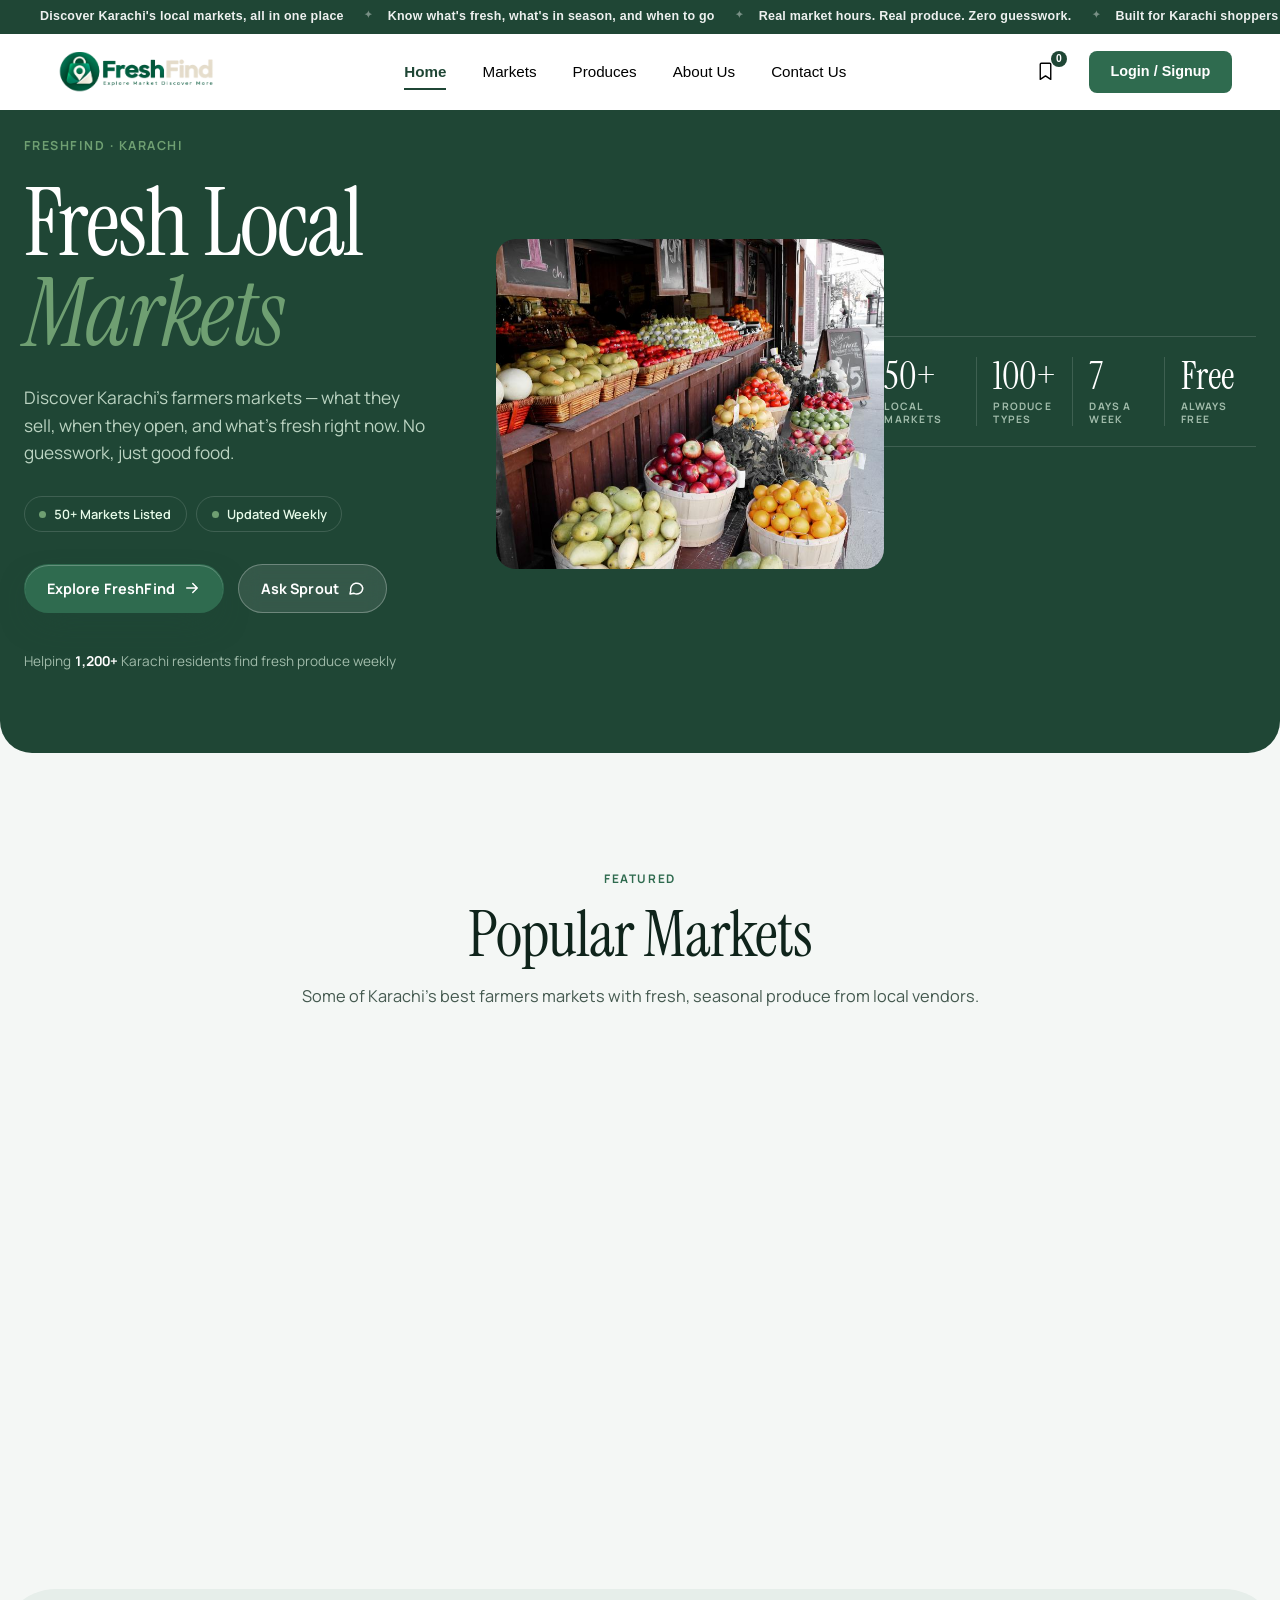
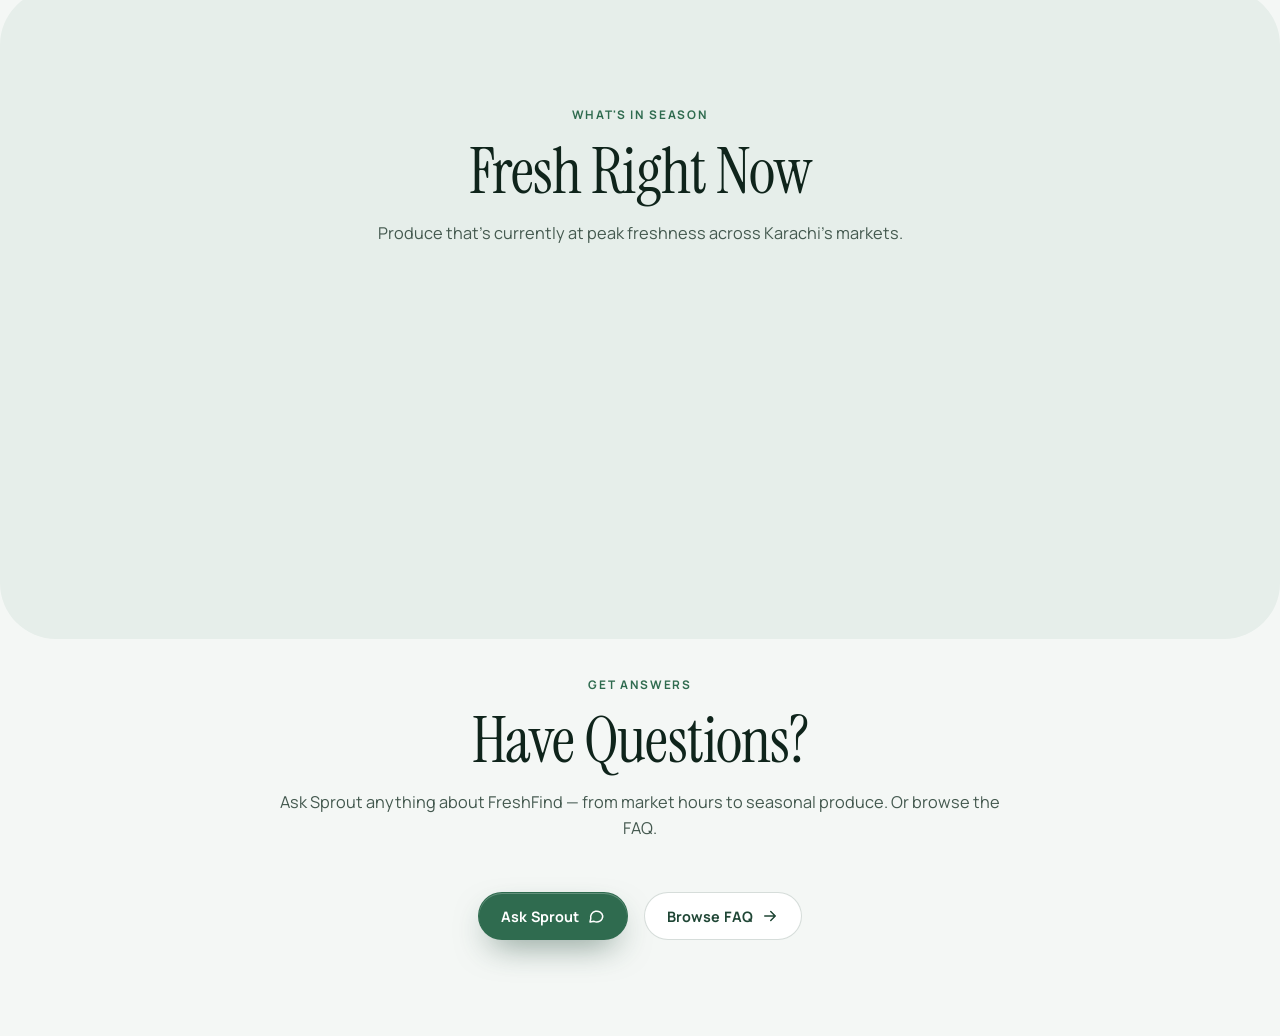
<file: index.html>
﻿<!DOCTYPE html>
<html lang="en">
<head>
    <meta charset="UTF-8">
    <meta name="viewport" content="width=device-width, initial-scale=1.0">
    <meta name="description" content="FreshFind - Discover local farmers markets, seasonal produce, and fresh food in Karachi. Find market hours, locations, and what's in season.">
    <title>FreshFind | Discover Local Farmers Markets</title>
    <link rel="icon" href="data:image/svg+xml,<svg xmlns=%22http://www.w3.org/2000/svg%22 viewBox=%220 0 100 100%22><text y=%22.9em%22 font-size=%2290%22>🥬</text></svg>">
    <link rel="preconnect" href="https://fonts.googleapis.com">
    <link rel="preconnect" href="https://fonts.gstatic.com" crossorigin>
    <link href="https://fonts.googleapis.com/css2?family=Manrope:wght@400;500;600;700;800&family=Instrument+Serif:ital@0;1&display=swap" rel="stylesheet">
    <link rel="stylesheet" href="css/navbar.css">
    <link rel="stylesheet" href="css/index.css">
</head>
<body>

<a href="#main" class="skip-link">Skip to main content</a>

<!-- TICKER -->
<div class="ff-ticker" id="ffTicker">
    <span class="sr-only">FreshFind helps you discover Karachi's local markets — what they sell, when they're open, and what's fresh right now.</span>
    <div class="ff-ticker__track" aria-hidden="true">
        <span class="ff-ticker__item">Discover Karachi's local markets, all in one place</span>
        <span class="ff-ticker__item">Know what's fresh, what's in season, and when to go</span>
        <span class="ff-ticker__item">Real market hours. Real produce. Zero guesswork.</span>
        <span class="ff-ticker__item">Built for Karachi shoppers who want it fresh, not stale</span>
        <span class="ff-ticker__item">Discover Karachi's local markets, all in one place</span>
        <span class="ff-ticker__item">Know what's fresh, what's in season, and when to go</span>
        <span class="ff-ticker__item">Real market hours. Real produce. Zero guesswork.</span>
        <span class="ff-ticker__item">Built for Karachi shoppers who want it fresh, not stale</span>
    </div>
</div>

<!-- NAVBAR -->
<header class="ff-navbar" id="ffNavbar" data-ff-state="top">
    <div class="ff-navbar__inner">

        <a href="index.html" class="ff-navbar__logo" aria-label="FreshFind home">
            <img src="images/navbar/logo.png" alt="FreshFind">
        </a>

        <nav class="ff-navbar__nav" aria-label="Primary">
            <ul class="ff-navbar__links">
                <li><a href="index.html" class="ff-navbar__link is-active" data-ff-nav-link aria-current="page">Home</a></li>
                <li><a href="index.html#markets" class="ff-navbar__link" data-ff-nav-link>Markets</a></li>
                <li><a href="index.html#produces" class="ff-navbar__link" data-ff-nav-link>Produces</a></li>
                <li><a href="about.html" class="ff-navbar__link" data-ff-nav-link>About Us</a></li>
                <li><a href="contact.html" class="ff-navbar__link" data-ff-nav-link>Contact Us</a></li>
            </ul>
        </nav>

        <div class="ff-navbar__actions">
            <button type="button" class="ff-navbar__bookmark" id="ffBookmarkBtn" aria-label="View saved items (0)">
                <svg class="ff-navbar__bookmark-icon" viewBox="0 0 24 24" fill="none" aria-hidden="true">
                    <path d="M6 3.75C6 3.05964 6.55964 2.5 7.25 2.5H16.75C17.4404 2.5 18 3.05964 18 3.75V21L12 17L6 21V3.75Z"
                        stroke="currentColor" stroke-width="1.6" stroke-linejoin="round" />
                </svg>
                <span class="ff-navbar__bookmark-badge" id="ffBookmarkCount" data-ff-count>0</span>
            </button>

            <a href="freshfind-login.html" class="ff-navbar__auth">Login / Signup</a>

            <button type="button" class="ff-navbar__hamburger" id="ffHamburgerBtn" aria-label="Open menu"
                aria-expanded="false" aria-controls="ffMobileMenu">
                <span class="ff-navbar__hamburger-line"></span>
                <span class="ff-navbar__hamburger-line"></span>
                <span class="ff-navbar__hamburger-line"></span>
            </button>
        </div>
    </div>

    <nav class="ff-mobile-menu" id="ffMobileMenu" aria-label="Mobile" hidden>
        <ul class="ff-mobile-menu__links">
            <li><a href="index.html" class="ff-mobile-menu__link is-active" data-ff-nav-link aria-current="page">Home</a></li>
            <li><a href="index.html#markets" class="ff-mobile-menu__link" data-ff-nav-link>Markets</a></li>
            <li><a href="index.html#produces" class="ff-mobile-menu__link" data-ff-nav-link>Produces</a></li>
            <li><a href="about.html" class="ff-mobile-menu__link" data-ff-nav-link>About Us</a></li>
            <li><a href="contact.html" class="ff-mobile-menu__link" data-ff-nav-link>Contact Us</a></li>
        </ul>
        <a href="freshfind-login.html" class="ff-mobile-menu__auth">Login / Signup</a>
    </nav>
</header>

<main id="main">

    <!-- HERO -->
    <section class="hero">
        <div class="hero-inner">
            <div class="hero-content">
                <p class="eyebrow">FRESHFIND · KARACHI</p>
                <h1>Fresh Local <em>Markets</em></h1>
                <p class="hero-sub">Discover Karachi's farmers markets — what they sell, when they open, and what's fresh right now. No guesswork, just good food.</p>

                <div class="hero-meta">
                    <span class="live-chip">
                        <span class="dot"></span>
                        50+ Markets Listed
                    </span>
                    <span class="live-chip">
                        <span class="dot"></span>
                        Updated Weekly
                    </span>
                </div>

                <div class="hero-ctas">
                    <a href="about.html" class="btn btn-primary">
                        Explore FreshFind
                        <svg viewBox="0 0 24 24" width="18" height="18" fill="none" stroke="currentColor" stroke-width="2" stroke-linecap="round" stroke-linejoin="round" aria-hidden="true"><path d="M5 12h14M13 6l6 6-6 6"/></svg>
                    </a>
                    <a href="chatbot.html" class="btn btn-ghost">
                        Ask Sprout
                        <svg viewBox="0 0 24 24" width="18" height="18" fill="none" stroke="currentColor" stroke-width="2" stroke-linecap="round" stroke-linejoin="round" aria-hidden="true"><path d="M21 12a8 8 0 0 1-11.6 7.1L4 20l1-4.6A8 8 0 1 1 21 12z"/></svg>
                    </a>
                </div>

                <p class="visitor-counter">Helping <strong>1,200+</strong> Karachi residents find fresh produce weekly</p>
            </div>

            <figure class="hero-photo">
                <img src="img/hero-market.jpg" alt="Fresh produce at a local Karachi farmers market">
            </figure>
        </div>

        <!-- Stats Strip -->
        <div class="stats-strip">
            <div class="stat-card">
                <span class="stat-num">50+</span>
                <span class="stat-label">Local Markets</span>
            </div>
            <div class="stat-card">
                <span class="stat-num">100+</span>
                <span class="stat-label">Produce Types</span>
            </div>
            <div class="stat-card">
                <span class="stat-num">7</span>
                <span class="stat-label">Days a Week</span>
            </div>
            <div class="stat-card">
                <span class="stat-num">Free</span>
                <span class="stat-label">Always Free</span>
            </div>
        </div>
    </section>

    <!-- MARKETS -->
    <section class="section" id="markets">
        <div class="section-head">
            <span class="section-tag">Featured</span>
            <h2>Popular Markets</h2>
            <p>Some of Karachi's best farmers markets with fresh, seasonal produce from local vendors.</p>
        </div>

        <div class="market-grid">
            <article class="market-card reveal">
                <div class="market-thumb">
                    <img src="img/market-apples.jpg" alt="Fresh apples at Saddar market">
                    <span class="status-chip open">Open Today</span>
                    <button class="bookmark-star" aria-label="Save Saddar Sunday Market">★</button>
                </div>
                <div class="market-body">
                    <h3>Saddar Sunday Market</h3>
                    <p class="market-loc">
                        <svg class="loc-pin" viewBox="0 0 24 24" width="12" height="12" fill="currentColor"><path d="M12 2C8.13 2 5 5.13 5 9c0 5.25 7 13 7 13s7-7.75 7-13c0-3.87-3.13-7-7-7z"/></svg>
                        Saddar, Karachi
                    </p>
                    <p class="market-desc">Fresh fruits, vegetables, and local produce every Sunday morning.</p>
                    <div class="market-tags">
                        <span class="tag">Fruits</span>
                        <span class="tag">Vegetables</span>
                        <span class="tag">Organic</span>
                    </div>
                </div>
                <div class="market-foot">
                    <span>Sunday · 6AM–2PM</span>
                    <span class="distance-chip">2.5 km</span>
                </div>
            </article>

            <article class="market-card reveal" style="--d:.08s">
                <div class="market-thumb">
                    <img src="img/market-greens.jpg" alt="Fresh greens at Gulshan market">
                    <span class="status-chip open">Open Now</span>
                    <button class="bookmark-star" aria-label="Save Gulshan Fresh Market">★</button>
                </div>
                <div class="market-body">
                    <h3>Gulshan Fresh Market</h3>
                    <p class="market-loc">
                        <svg class="loc-pin" viewBox="0 0 24 24" width="12" height="12" fill="currentColor"><path d="M12 2C8.13 2 5 5.13 5 9c0 5.25 7 13 7 13s7-7.75 7-13c0-3.87-3.13-7-7-7z"/></svg>
                        Gulshan-e-Iqbal, Karachi
                    </p>
                    <p class="market-desc">Daily fresh vegetables, herbs, and seasonal fruits from local farms.</p>
                    <div class="market-tags">
                        <span class="tag">Daily</span>
                        <span class="tag">Herbs</span>
                        <span class="tag">Local</span>
                    </div>
                </div>
                <div class="market-foot">
                    <span>Daily · 5AM–12PM</span>
                    <span class="distance-chip">4.1 km</span>
                </div>
            </article>

            <article class="market-card reveal" style="--d:.16s">
                <div class="market-thumb">
                    <img src="img/market-cheese.jpg" alt="Products at Defence market">
                    <span class="status-chip">Opens 7AM</span>
                    <button class="bookmark-star" aria-label="Save Defence Farmers Market">★</button>
                </div>
                <div class="market-body">
                    <h3>Defence Farmers Market</h3>
                    <p class="market-loc">
                        <svg class="loc-pin" viewBox="0 0 24 24" width="12" height="12" fill="currentColor"><path d="M12 2C8.13 2 5 5.13 5 9c0 5.25 7 13 7 13s7-7.75 7-13c0-3.87-3.13-7-7-7z"/></svg>
                        DHA Phase 2, Karachi
                    </p>
                    <p class="market-desc">Premium organic produce, dairy, and imported fruits in Defence.</p>
                    <div class="market-tags">
                        <span class="tag">Premium</span>
                        <span class="tag">Organic</span>
                        <span class="tag">Dairy</span>
                    </div>
                </div>
                <div class="market-foot">
                    <span>Tue–Sun · 7AM–8PM</span>
                    <span class="distance-chip">6.8 km</span>
                </div>
            </article>
        </div>
    </section>

    <!-- SEASONAL -->
    <section class="section highlights" id="produces">
        <div class="section-head">
            <span class="section-tag">What's In Season</span>
            <h2>Fresh Right Now</h2>
            <p>Produce that's currently at peak freshness across Karachi's markets.</p>
        </div>

        <div class="seasonal-strip">
            <div class="seasonal-card reveal">
                <div class="seasonal-icon">
                    <img src="img/season-apples.jpg" alt="Apples">
                </div>
                <h4>Apples</h4>
                <span>Peak Season</span>
            </div>
            <div class="seasonal-card reveal" style="--d:.06s">
                <div class="seasonal-icon">
                    <img src="img/season-herbs.jpg" alt="Fresh Herbs">
                </div>
                <h4>Fresh Herbs</h4>
                <span>Year Round</span>
            </div>
            <div class="seasonal-card reveal" style="--d:.12s">
                <div class="seasonal-icon">
                    <img src="img/season-kale.jpg" alt="Leafy Greens">
                </div>
                <h4>Leafy Greens</h4>
                <span>Winter Best</span>
            </div>
            <div class="seasonal-card reveal" style="--d:.18s">
                <div class="seasonal-icon">
                    <img src="img/season-honey.jpg" alt="Local Honey">
                </div>
                <h4>Local Honey</h4>
                <span>Always Fresh</span>
            </div>
            <div class="seasonal-card reveal" style="--d:.24s">
                <div class="seasonal-icon">
                    <img src="img/season-pumpkin.jpg" alt="Pumpkins">
                </div>
                <h4>Pumpkins</h4>
                <span>Autumn Peak</span>
            </div>
            <div class="seasonal-card reveal" style="--d:.30s">
                <div class="seasonal-icon">
                    <img src="img/season-squash.webp" alt="Winter Squash">
                </div>
                <h4>Winter Squash</h4>
                <span>Cold Season</span>
            </div>
        </div>
    </section>

    <!-- CTA -->
    <section class="section" style="text-align:center; padding-top:2rem; padding-bottom:6rem;">
        <div class="section-head">
            <span class="section-tag">Get Answers</span>
            <h2>Have Questions?</h2>
            <p>Ask Sprout anything about FreshFind — from market hours to seasonal produce. Or browse the FAQ.</p>
        </div>
        <div style="display:flex; gap:1rem; justify-content:center; flex-wrap:wrap;">
            <a href="chatbot.html" class="btn btn-primary">
                Ask Sprout
                <svg viewBox="0 0 24 24" width="18" height="18" fill="none" stroke="currentColor" stroke-width="2" stroke-linecap="round" stroke-linejoin="round" aria-hidden="true"><path d="M21 12a8 8 0 0 1-11.6 7.1L4 20l1-4.6A8 8 0 1 1 21 12z"/></svg>
            </a>
            <a href="faq.html" class="btn btn-outline">
                Browse FAQ
                <svg viewBox="0 0 24 24" width="18" height="18" fill="none" stroke="currentColor" stroke-width="2" stroke-linecap="round" stroke-linejoin="round" aria-hidden="true"><path d="M5 12h14M13 6l6 6-6 6"/></svg>
            </a>
        </div>
    </section>

</main>

<script src="js/navbar.js" defer></script>

<script>
/* ── Auth gate for index.html ───────────────────────────────
   Home page is public. Any link/button that leads AWAY from
   index (except to the auth pages themselves) requires login.
   Shows a stylish toast popup before redirecting.
──────────────────────────────────────────────────────────── */
(function () {
  "use strict";

  var FREE = {
    "index.html": true,
    "freshfind-login.html": true,
    "freshfind-signup.html": true,
    "": true
  };

  function isLoggedIn() {
    try {
      var u = JSON.parse(localStorage.getItem("freshfind_user") || "null");
      return !!(u && u.loggedIn);
    } catch (e) { return false; }
  }

  function pageFromHref(href) {
    if (!href) return "";
    var clean = href.split("?")[0].split("#")[0];
    return clean.substring(clean.lastIndexOf("/") + 1) || "index.html";
  }

  /* ── Toast ── */
  var toastActive = false;

  function showLoginToast(destHref) {
    if (toastActive) return;
    toastActive = true;

    /* Save intended destination */
    try {
      var full = new URL(destHref, window.location.href).href;
      sessionStorage.setItem("freshfind_redirect", full);
    } catch (e) {
      sessionStorage.setItem("freshfind_redirect", destHref);
    }

    /* Inject CSS once */
    if (!document.getElementById("ff-toast-style")) {
      var style = document.createElement("style");
      style.id = "ff-toast-style";
      style.textContent = [
        "@keyframes ff-toast-in{from{opacity:0;transform:translateY(20px) scale(.94)}to{opacity:1;transform:translateY(0) scale(1)}}",
        "@keyframes ff-toast-out{from{opacity:1;transform:translateY(0) scale(1)}to{opacity:0;transform:translateY(16px) scale(.94)}}",
        "@keyframes ff-progress{from{width:100%}to{width:0%}}",
        "#ff-auth-toast{",
          "position:fixed;bottom:28px;right:28px;z-index:99999;",
          "background:#1F4635;color:#fff;",
          "padding:0;border-radius:16px;",
          "box-shadow:0 8px 32px rgba(15,35,25,.35),0 2px 8px rgba(15,35,25,.18);",
          "width:320px;max-width:calc(100vw - 40px);",
          "font-family:-apple-system,BlinkMacSystemFont,'Segoe UI','Manrope',sans-serif;",
          "animation:ff-toast-in .38s cubic-bezier(.34,1.56,.64,1) forwards;",
          "overflow:hidden;",
        "}",
        "#ff-auth-toast.ff-toast-hiding{animation:ff-toast-out .28s ease forwards;}",
        "#ff-auth-toast-body{padding:18px 18px 14px;}",
        "#ff-auth-toast-top{display:flex;align-items:flex-start;gap:13px;}",
        "#ff-auth-toast-icon{",
          "width:40px;height:40px;border-radius:10px;flex-shrink:0;",
          "background:rgba(255,255,255,.15);",
          "display:flex;align-items:center;justify-content:center;",
        "}",
        "#ff-auth-toast-icon svg{display:block;}",
        "#ff-auth-toast-text{flex:1;min-width:0;}",
        "#ff-auth-toast-title{font-size:.95rem;font-weight:700;margin:0 0 3px;color:#fff;letter-spacing:-.01em;}",
        "#ff-auth-toast-msg{font-size:.8rem;margin:0;color:rgba(255,255,255,.75);line-height:1.45;}",
        "#ff-auth-toast-actions{display:flex;gap:8px;margin-top:14px;}",
        "#ff-auth-toast-login{",
          "flex:1;padding:.55rem 1rem;border-radius:8px;border:none;cursor:pointer;",
          "background:#6F9F72;color:#fff;font-size:.82rem;font-weight:700;",
          "font-family:inherit;transition:background .2s;",
        "}",
        "#ff-auth-toast-login:hover{background:#5a8a5d;}",
        "#ff-auth-toast-dismiss{",
          "padding:.55rem .9rem;border-radius:8px;border:1px solid rgba(255,255,255,.22);",
          "background:transparent;color:rgba(255,255,255,.8);font-size:.82rem;font-weight:600;",
          "cursor:pointer;font-family:inherit;transition:background .2s,color .2s;",
        "}",
        "#ff-auth-toast-dismiss:hover{background:rgba(255,255,255,.12);color:#fff;}",
        "#ff-auth-toast-bar{height:3px;background:rgba(255,255,255,.18);}",
        "#ff-auth-toast-progress{height:100%;background:#6F9F72;animation:ff-progress 2.2s linear forwards;}"
      ].join("");
      document.head.appendChild(style);
    }

    /* Build toast */
    var toast = document.createElement("div");
    toast.id = "ff-auth-toast";
    toast.setAttribute("role", "alert");
    toast.setAttribute("aria-live", "assertive");
    toast.innerHTML = [
      '<div id="ff-auth-toast-body">',
        '<div id="ff-auth-toast-top">',
          '<div id="ff-auth-toast-icon">',
            '<svg width="22" height="22" viewBox="0 0 24 24" fill="none" stroke="#fff" stroke-width="2" stroke-linecap="round" stroke-linejoin="round">',
              '<rect x="3" y="11" width="18" height="11" rx="2"/>',
              '<path d="M7 11V7a5 5 0 0 1 10 0v4"/>',
            '</svg>',
          '</div>',
          '<div id="ff-auth-toast-text">',
            '<p id="ff-auth-toast-title">Login Required</p>',
            '<p id="ff-auth-toast-msg">Please sign in to access this page.</p>',
          '</div>',
        '</div>',
        '<div id="ff-auth-toast-actions">',
          '<button id="ff-auth-toast-login">Login / Sign Up</button>',
          '<button id="ff-auth-toast-dismiss">Dismiss</button>',
        '</div>',
      '</div>',
      '<div id="ff-auth-toast-bar"><div id="ff-auth-toast-progress"></div></div>'
    ].join("");

    document.body.appendChild(toast);

    function doRedirect() {
      toast.classList.add("ff-toast-hiding");
      setTimeout(function () { window.location.href = "freshfind-login.html"; }, 300);
    }

    var timer = setTimeout(doRedirect, 2500);

    document.getElementById("ff-auth-toast-login").addEventListener("click", function () {
      clearTimeout(timer); doRedirect();
    });
    document.getElementById("ff-auth-toast-dismiss").addEventListener("click", function () {
      clearTimeout(timer);
      toast.classList.add("ff-toast-hiding");
      setTimeout(function () { toast.remove(); toastActive = false; }, 300);
    });
  }

  document.addEventListener("click", function (e) {
    if (isLoggedIn()) return;
    var anchor = e.target.closest("a[href]");
    if (!anchor) return;
    var href = anchor.getAttribute("href") || "";
    if (href.startsWith("#")) return;
    var pg = pageFromHref(href);
    if (FREE[pg]) return;
    e.preventDefault();
    showLoginToast(href);
  }, true);

})();
</script>
</body>
</html>
</file>
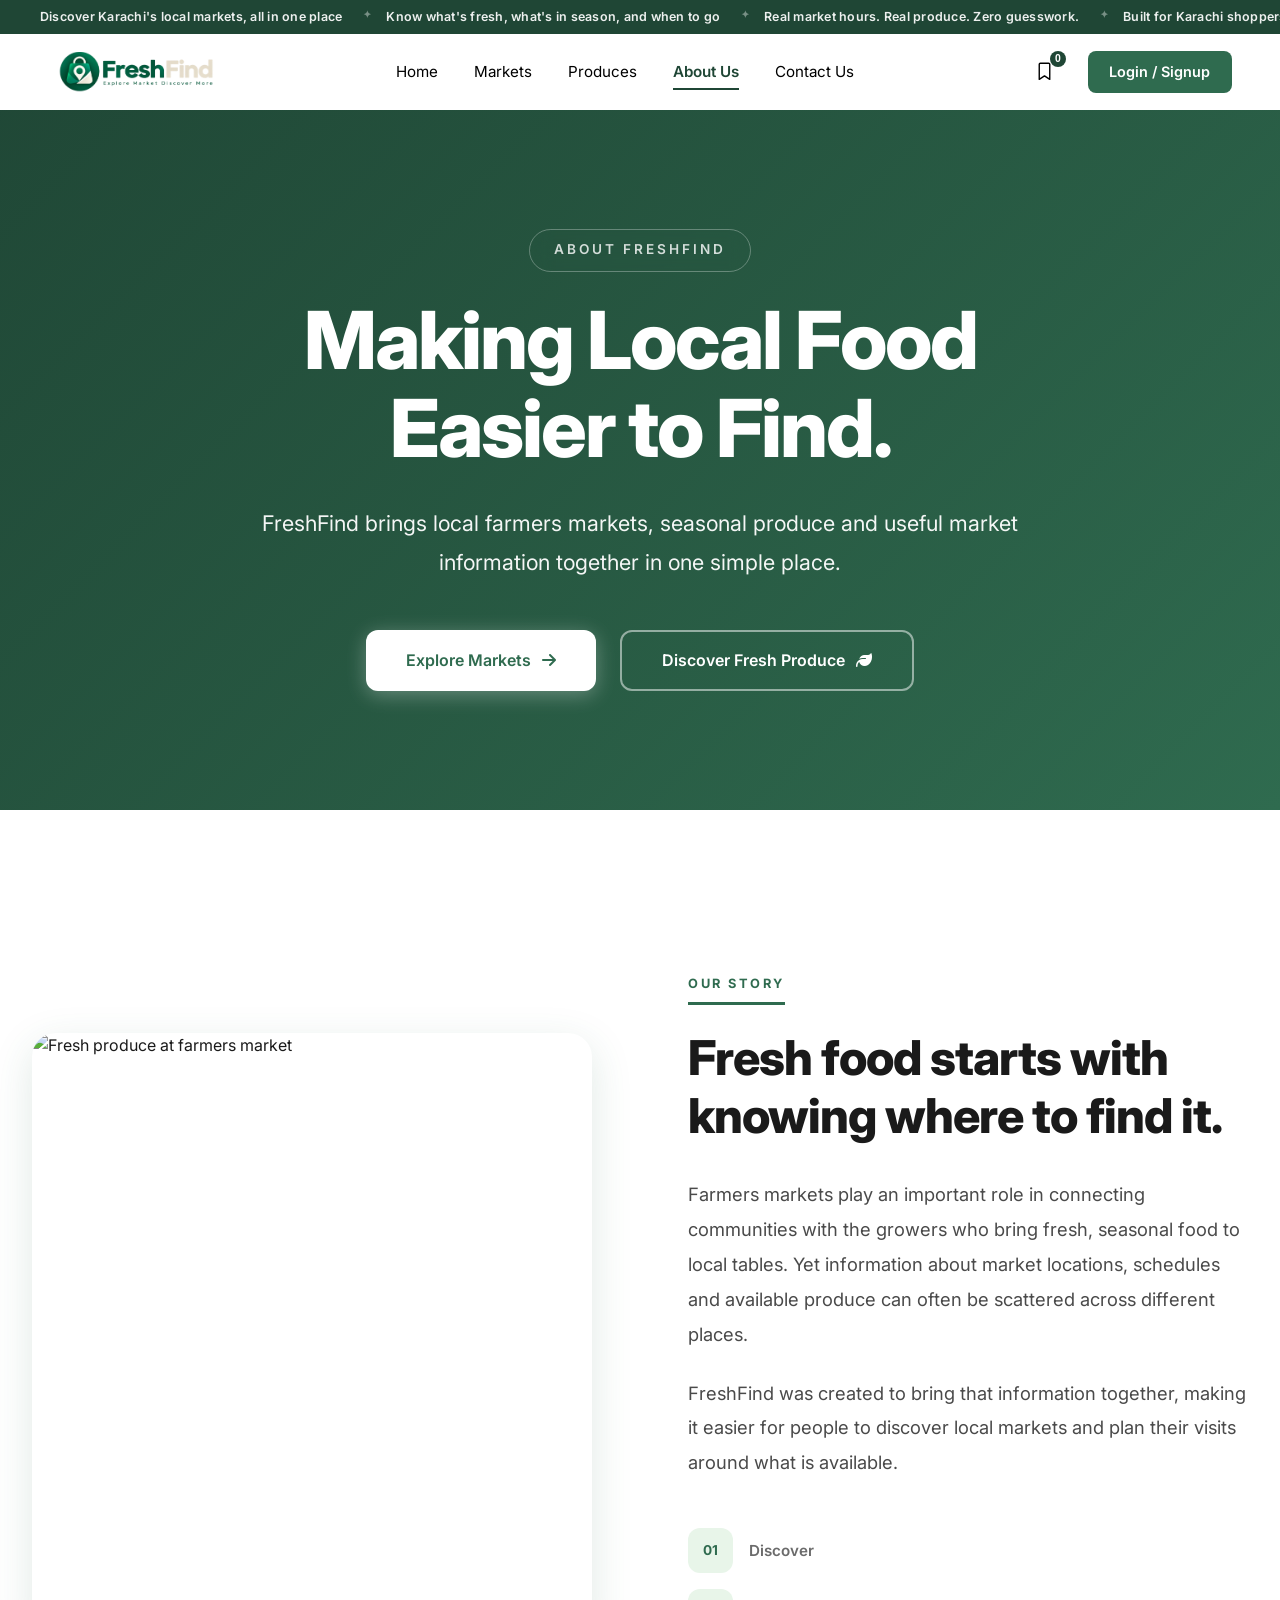
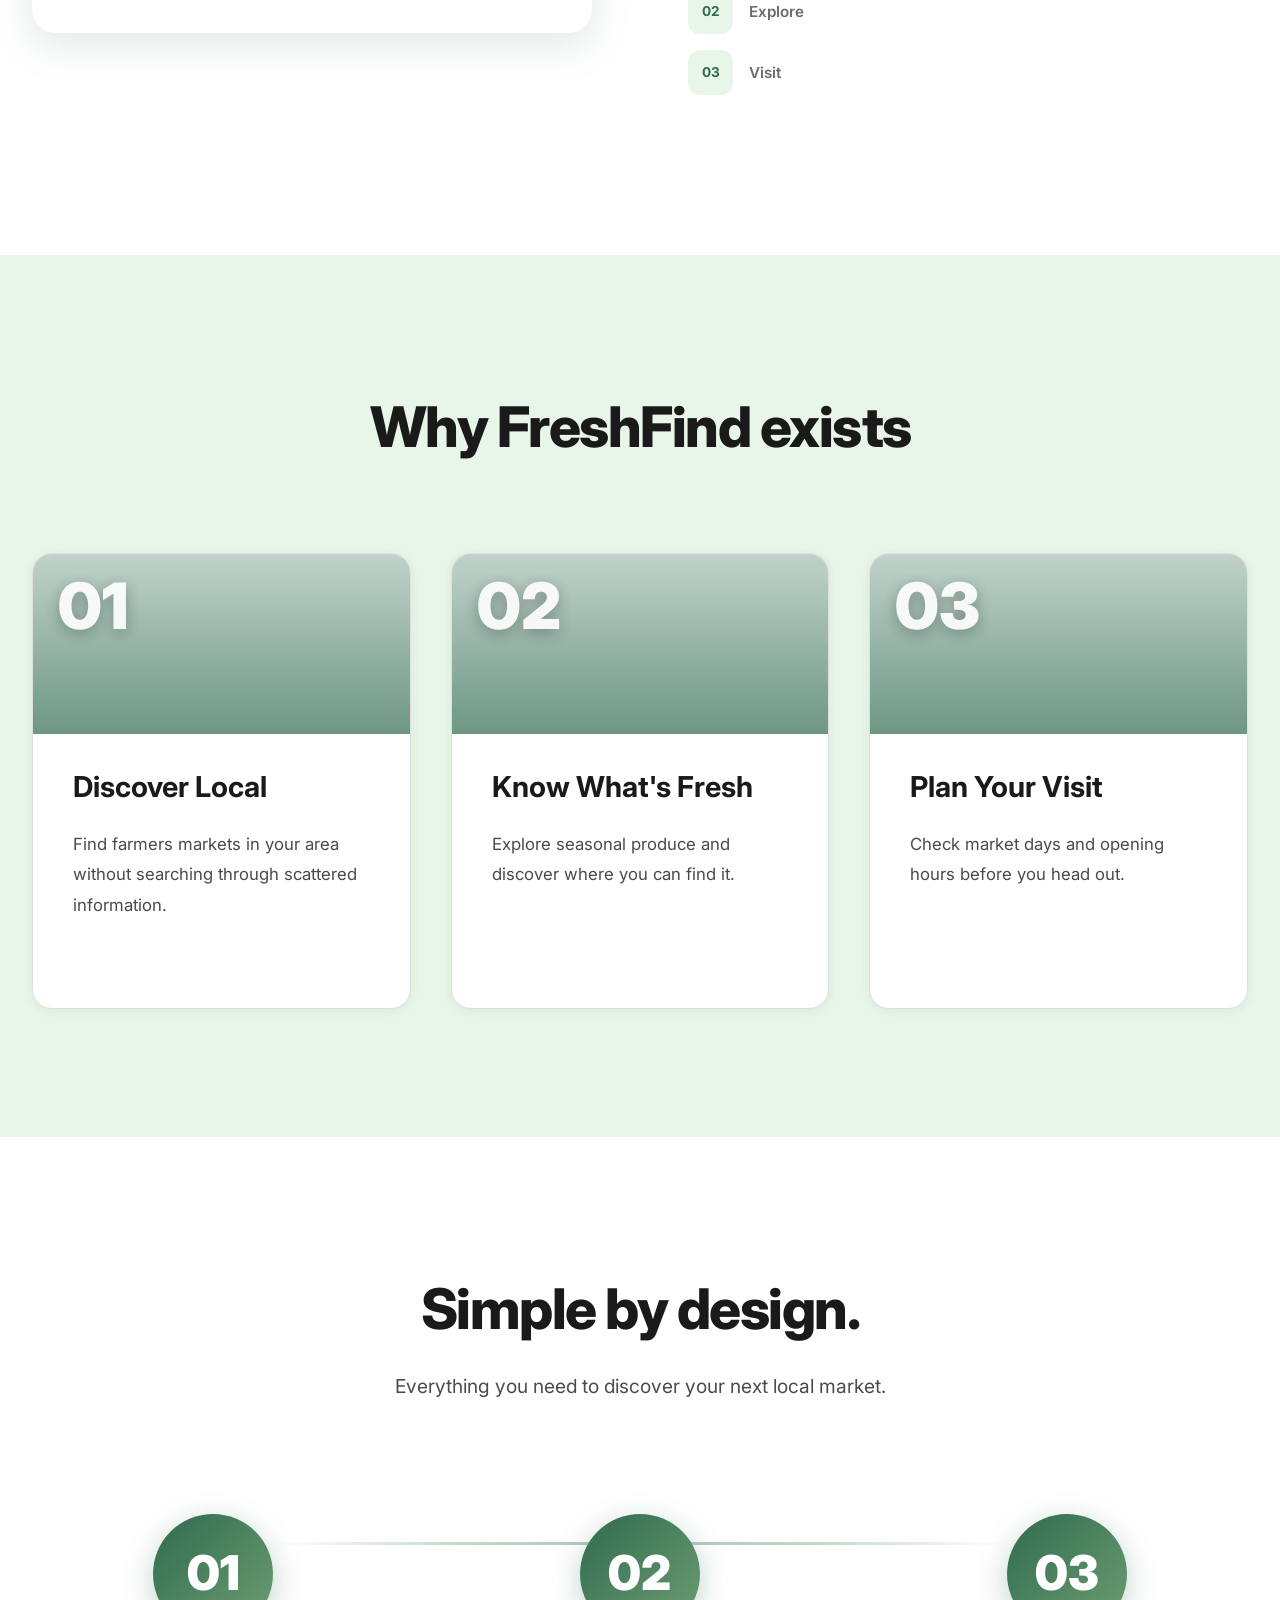
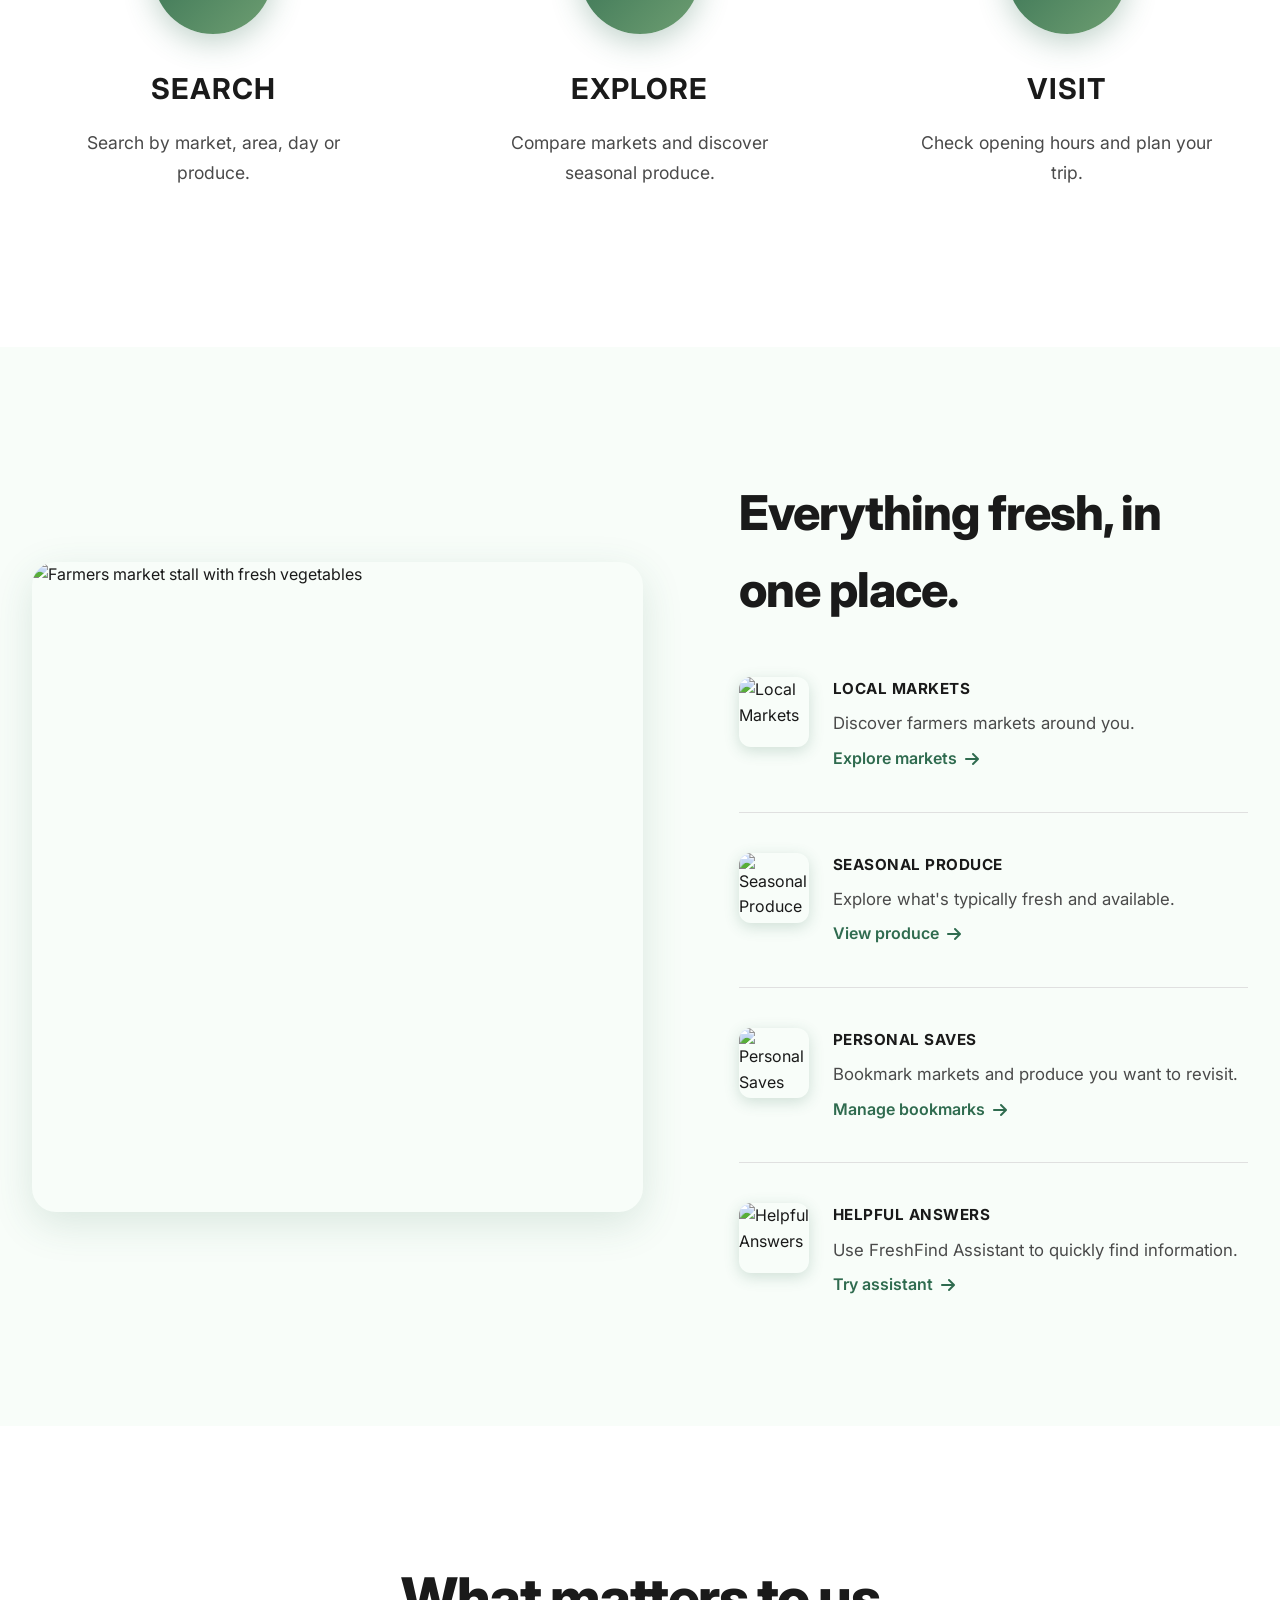
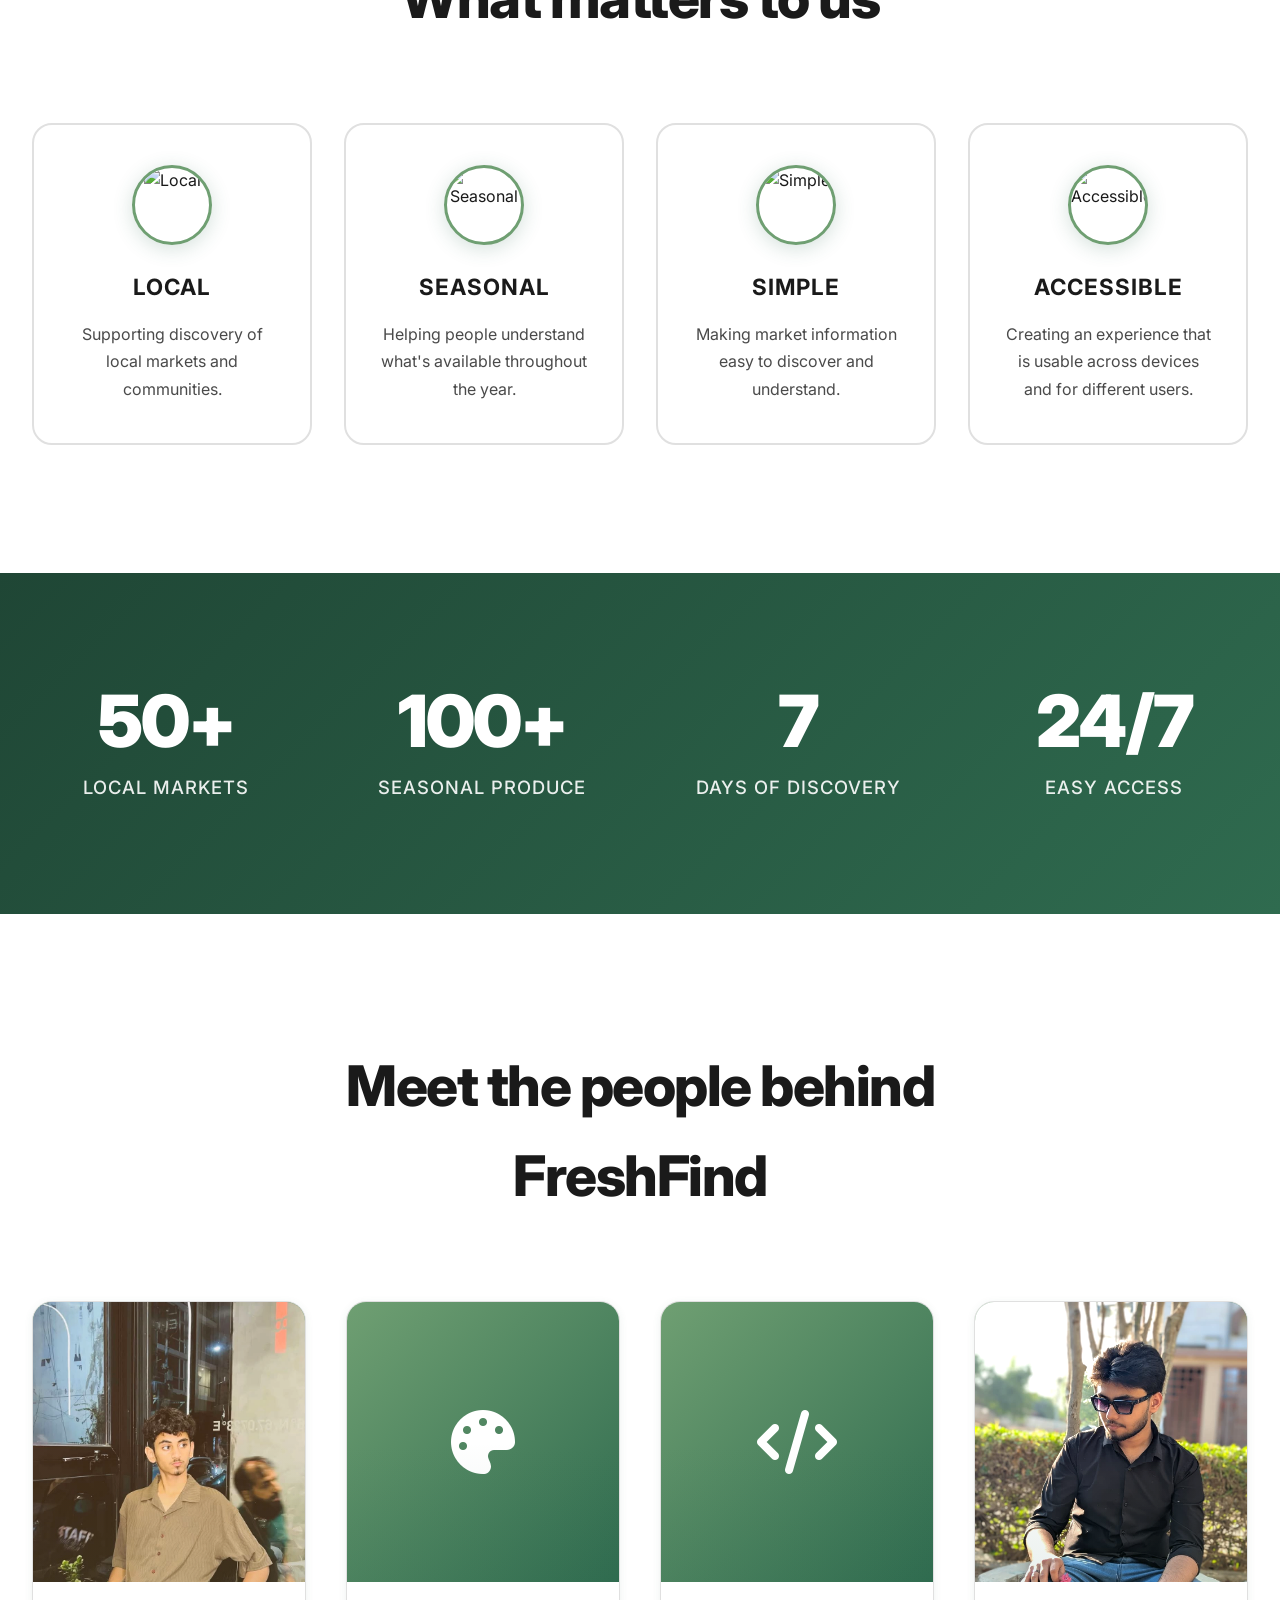
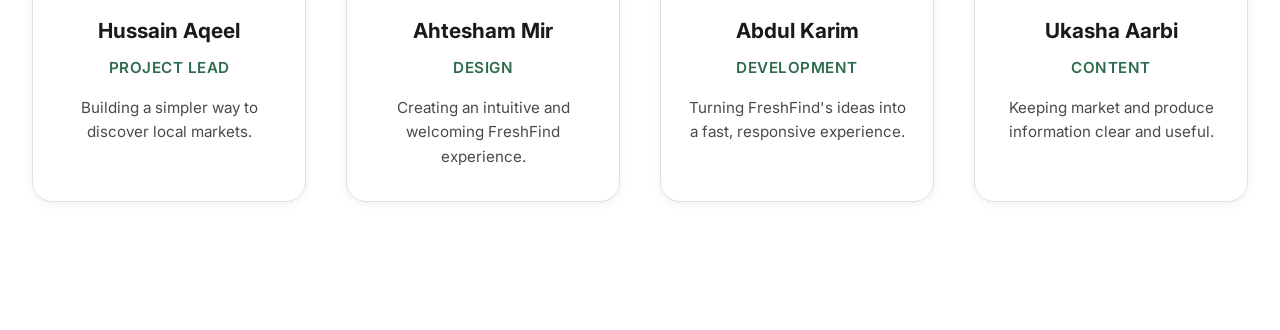
<file: about.html>
﻿<!DOCTYPE html>
<html lang="en">
<head>
    <meta charset="UTF-8">
    <meta name="viewport" content="width=device-width, initial-scale=1.0">
    <meta name="description" content="Learn about FreshFind, a modern platform helping people discover local farmers markets, explore seasonal produce and plan their next fresh-food visit.">
    <meta property="og:title" content="About FreshFind | Discover Local Farmers Markets">
    <meta property="og:description" content="Learn about FreshFind, a modern platform helping people discover local farmers markets, explore seasonal produce and plan their next fresh-food visit.">
    <meta property="og:type" content="website">
    <meta property="og:url" content="https://freshfind.com/about">
    <link rel="canonical" href="https://freshfind.com/about">
    <title>About FreshFind | Discover Local Farmers Markets</title>
    <link rel="stylesheet" href="https://cdnjs.cloudflare.com/ajax/libs/font-awesome/6.4.0/css/all.min.css">
    <link rel="preconnect" href="https://fonts.googleapis.com">
    <link rel="preconnect" href="https://fonts.gstatic.com" crossorigin>
    <link href="https://fonts.googleapis.com/css2?family=Inter:wght@300;400;500;600;700;800;900&display=swap" rel="stylesheet">
    <link rel="stylesheet" href="css/navbar.css">
    <link rel="stylesheet" href="css/about.css">
</head>
<body>
    <!-- Ticker Strip -->
    <div class="ff-ticker" id="ffTicker">
        <span class="sr-only">FreshFind helps you discover Karachi's local markets — what they sell, when they're open, and what's fresh right now.</span>
        <div class="ff-ticker__track" aria-hidden="true">
            <span class="ff-ticker__item">Discover Karachi's local markets, all in one place</span>
            <span class="ff-ticker__item">Know what's fresh, what's in season, and when to go</span>
            <span class="ff-ticker__item">Real market hours. Real produce. Zero guesswork.</span>
            <span class="ff-ticker__item">Built for Karachi shoppers who want it fresh, not stale</span>
            <span class="ff-ticker__item">Discover Karachi's local markets, all in one place</span>
            <span class="ff-ticker__item">Know what's fresh, what's in season, and when to go</span>
            <span class="ff-ticker__item">Real market hours. Real produce. Zero guesswork.</span>
            <span class="ff-ticker__item">Built for Karachi shoppers who want it fresh, not stale</span>
        </div>
    </div>

    <!-- Navigation -->
    <header class="ff-navbar" id="ffNavbar" data-ff-state="top">
        <div class="ff-navbar__inner">
            <!-- Logo -->
            <a href="index.html" class="ff-navbar__logo" aria-label="FreshFind home">
                <img src="images/navbar/logo.png" alt="FreshFind">
            </a>

            <!-- Desktop navigation -->
            <nav class="ff-navbar__nav" aria-label="Primary">
                <ul class="ff-navbar__links">
                    <li><a href="index.html" class="ff-navbar__link" data-ff-nav-link>Home</a></li>
                    <li><a href="index.html#markets" class="ff-navbar__link" data-ff-nav-link>Markets</a></li>
                    <li><a href="index.html#produces" class="ff-navbar__link" data-ff-nav-link>Produces</a></li>
                    <li><a href="about.html" class="ff-navbar__link is-active" data-ff-nav-link aria-current="page">About Us</a></li>
                    <li><a href="contact.html" class="ff-navbar__link" data-ff-nav-link>Contact Us</a></li>
                </ul>
            </nav>

            <!-- Right-hand actions: bookmark + auth + hamburger -->
            <div class="ff-navbar__actions">
                <button type="button" class="ff-navbar__bookmark" id="ffBookmarkBtn" aria-label="View saved items (0)">
                    <svg class="ff-navbar__bookmark-icon" viewBox="0 0 24 24" fill="none" aria-hidden="true">
                        <path d="M6 3.75C6 3.05964 6.55964 2.5 7.25 2.5H16.75C17.4404 2.5 18 3.05964 18 3.75V21L12 17L6 21V3.75Z" stroke="currentColor" stroke-width="1.6" stroke-linejoin="round" />
                    </svg>
                    <span class="ff-navbar__bookmark-badge" id="ffBookmarkCount" data-ff-count>0</span>
                </button>

                <a href="freshfind-login.html" class="ff-navbar__auth">Login / Signup</a>

                <!-- Hamburger (mobile only) -->
                <button type="button" class="ff-navbar__hamburger" id="ffHamburgerBtn" aria-label="Open menu" aria-expanded="false" aria-controls="ffMobileMenu">
                    <span class="ff-navbar__hamburger-line"></span>
                    <span class="ff-navbar__hamburger-line"></span>
                    <span class="ff-navbar__hamburger-line"></span>
                </button>
            </div>
        </div>

        <!-- Mobile menu -->
        <nav class="ff-mobile-menu" id="ffMobileMenu" aria-label="Mobile" hidden>
            <ul class="ff-mobile-menu__links">
                <li><a href="index.html" class="ff-mobile-menu__link" data-ff-nav-link>Home</a></li>
                <li><a href="index.html#markets" class="ff-mobile-menu__link" data-ff-nav-link>Markets</a></li>
                <li><a href="index.html#produces" class="ff-mobile-menu__link" data-ff-nav-link>Produces</a></li>
                <li><a href="about.html" class="ff-mobile-menu__link is-active" data-ff-nav-link aria-current="page">About Us</a></li>
                <li><a href="contact.html" class="ff-mobile-menu__link" data-ff-nav-link>Contact Us</a></li>
            </ul>
            <a href="freshfind-login.html" class="ff-mobile-menu__auth">Login / Signup</a>
        </nav>
    </header>

    <!-- Hero Section -->
    <section class="hero-about">
        <div class="hero-content-about">
            <div class="hero-eyebrow">ABOUT FRESHFIND</div>
            <h1>Making Local Food<br>Easier to Find.</h1>
            <p>FreshFind brings local farmers markets, seasonal produce and useful market information together in one simple place.</p>
            <div class="hero-buttons">
                <a href="index.html" class="btn btn-primary">
                    Explore Markets
                    <i class="fas fa-arrow-right"></i>
                </a>
                <a href="index.html" class="btn btn-outline">
                    Discover Fresh Produce
                    <i class="fas fa-leaf"></i>
                </a>
            </div>
        </div>
    </section>

    <!-- Introduction Section -->
    <section class="section">
        <div class="container">
            <div class="intro-split">
                <div class="intro-image-wrapper">
                    <img src="https://images.unsplash.com/photo-1542838132-92c53300491e?w=800&q=90" alt="Fresh produce at farmers market">
                </div>
                <div class="intro-content">
                    <div class="section-label">OUR STORY</div>
                    <h2>Fresh food starts with knowing where to find it.</h2>
                    <p>Farmers markets play an important role in connecting communities with the growers who bring fresh, seasonal food to local tables. Yet information about market locations, schedules and available produce can often be scattered across different places.</p>
                    <p>FreshFind was created to bring that information together, making it easier for people to discover local markets and plan their visits around what is available.</p>
                    <div class="intro-steps">
                        <div class="intro-step">
                            <span>01</span>
                            Discover
                        </div>
                        <div class="intro-step">
                            <span>02</span>
                            Explore
                        </div>
                        <div class="intro-step">
                            <span>03</span>
                            Visit
                        </div>
                    </div>
                </div>
            </div>
        </div>
    </section>

    <!-- Purpose Section -->
    <section class="section purpose-section">
        <div class="container">
            <div class="section-header">
                <h2>Why FreshFind exists</h2>
            </div>
            <div class="purpose-grid">
                <div class="purpose-card" data-modal="modal-discover">
                    <div class="card-number">01</div>
                    <div class="purpose-card-content">
                        <h3>Discover Local</h3>
                        <p>Find farmers markets in your area without searching through scattered information.</p>
                        <span class="read-more">Click to learn more <i class="fas fa-arrow-right"></i></span>
                    </div>
                </div>
                <div class="purpose-card" data-modal="modal-fresh">
                    <div class="card-number">02</div>
                    <div class="purpose-card-content">
                        <h3>Know What's Fresh</h3>
                        <p>Explore seasonal produce and discover where you can find it.</p>
                        <span class="read-more">Click to learn more <i class="fas fa-arrow-right"></i></span>
                    </div>
                </div>
                <div class="purpose-card" data-modal="modal-visit">
                    <div class="card-number">03</div>
                    <div class="purpose-card-content">
                        <h3>Plan Your Visit</h3>
                        <p>Check market days and opening hours before you head out.</p>
                        <span class="read-more">Click to learn more <i class="fas fa-arrow-right"></i></span>
                    </div>
                </div>
            </div>
        </div>
    </section>

    <!-- How It Works Section -->
    <section class="section">
        <div class="container">
            <div class="process-header">
                <h2>Simple by design.</h2>
                <p>Everything you need to discover your next local market.</p>
            </div>
            <div class="process-steps">
                <div class="process-step">
                    <div class="step-number">01</div>
                    <h3>Search</h3>
                    <p>Search by market, area, day or produce.</p>
                </div>
                <div class="process-step">
                    <div class="step-number">02</div>
                    <h3>Explore</h3>
                    <p>Compare markets and discover seasonal produce.</p>
                </div>
                <div class="process-step">
                    <div class="step-number">03</div>
                    <h3>Visit</h3>
                    <p>Check opening hours and plan your trip.</p>
                </div>
            </div>
        </div>
    </section>

    <!-- Features Editorial Section -->
    <section class="section features-editorial">
        <div class="container">
            <div class="editorial-content">
                <div class="editorial-image">
                    <img src="https://images.unsplash.com/photo-1488459716781-31db52582fe9?w=800&q=90" alt="Farmers market stall with fresh vegetables">
                </div>
                <div class="features-list">
                    <h2>Everything fresh, in one place.</h2>
                    <div class="feature-item">
                        <div class="feature-icon">
                            <img src="https://images.unsplash.com/photo-1526628953301-3e589a6a8b74?w=100&q=80" alt="Local Markets">
                        </div>
                        <div class="feature-text">
                            <h3>Local Markets</h3>
                            <p>Discover farmers markets around you.</p>
                            <a href="index.html">Explore markets <i class="fas fa-arrow-right"></i></a>
                        </div>
                    </div>
                    <div class="feature-item">
                        <div class="feature-icon">
                            <img src="https://images.unsplash.com/photo-1566385101042-1a0aa0c1268c?w=100&q=80" alt="Seasonal Produce">
                        </div>
                        <div class="feature-text">
                            <h3>Seasonal Produce</h3>
                            <p>Explore what's typically fresh and available.</p>
                            <a href="index.html">View produce <i class="fas fa-arrow-right"></i></a>
                        </div>
                    </div>
                    <div class="feature-item">
                        <div class="feature-icon">
                            <img src="https://images.unsplash.com/photo-1568602471122-7832951cc4c5?w=100&q=80" alt="Personal Saves">
                        </div>
                        <div class="feature-text">
                            <h3>Personal Saves</h3>
                            <p>Bookmark markets and produce you want to revisit.</p>
                            <a href="index.html">Manage bookmarks <i class="fas fa-arrow-right"></i></a>
                        </div>
                    </div>
                    <div class="feature-item">
                        <div class="feature-icon">
                            <img src="https://images.unsplash.com/photo-1553484771-371a605b060b?w=100&q=80" alt="Helpful Answers">
                        </div>
                        <div class="feature-text">
                            <h3>Helpful Answers</h3>
                            <p>Use FreshFind Assistant to quickly find information.</p>
                            <a href="chatbot.html">Try assistant <i class="fas fa-arrow-right"></i></a>
                        </div>
                    </div>
                </div>
            </div>
        </div>
    </section>

    <!-- Values Section -->
    <section class="section">
        <div class="container">
            <div class="section-header">
                <h2>What matters to us</h2>
            </div>
            <div class="values-grid">
                <div class="value-card">
                    <div class="value-icon">
                        <img src="https://images.unsplash.com/photo-1542838132-92c53300491e?w=150&q=80" alt="Local">
                    </div>
                    <h3>Local</h3>
                    <p>Supporting discovery of local markets and communities.</p>
                </div>
                <div class="value-card">
                    <div class="value-icon">
                        <img src="https://images.unsplash.com/photo-1464226184884-fa280b87c399?w=150&q=80" alt="Seasonal">
                    </div>
                    <h3>Seasonal</h3>
                    <p>Helping people understand what's available throughout the year.</p>
                </div>
                <div class="value-card">
                    <div class="value-icon">
                        <img src="https://images.unsplash.com/photo-1516594798947-e65505dbb29d?w=150&q=80" alt="Simple">
                    </div>
                    <h3>Simple</h3>
                    <p>Making market information easy to discover and understand.</p>
                </div>
                <div class="value-card">
                    <div class="value-icon">
                        <img src="https://images.unsplash.com/photo-1542838132-92c53300491e?w=150&q=80" alt="Accessible">
                    </div>
                    <h3>Accessible</h3>
                    <p>Creating an experience that is usable across devices and for different users.</p>
                </div>
            </div>
        </div>
    </section>

    <!-- Statistics Section -->
    <section class="section-sm stats-section">
        <div class="container">
            <div class="stats-grid">
                <div class="stat-item">
                    <span class="stat-number" data-value="50">50+</span>
                    <span class="stat-label">Local Markets</span>
                </div>
                <div class="stat-item">
                    <span class="stat-number" data-value="100">100+</span>
                    <span class="stat-label">Seasonal Produce</span>
                </div>
                <div class="stat-item">
                    <span class="stat-number" data-value="7">7</span>
                    <span class="stat-label">Days of Discovery</span>
                </div>
                <div class="stat-item">
                    <span class="stat-number">24/7</span>
                    <span class="stat-label">Easy Access</span>
                </div>
            </div>
        </div>
    </section>

    <!-- Team Section -->
    <section class="section">
        <div class="container">
            <div class="section-header">
                <h2>Meet the people behind FreshFind</h2>
            </div>
            <div class="team-grid">
                <article class="team-card">
                    <div class="team-image">
                        <img src="images/hussain.jpeg" alt="Hussain Aqeel - Project Lead">
                    </div>
                    <div class="team-info">
                        <h3>Hussain Aqeel</h3>
                        <div class="team-role">Project Lead </div>
                        <p>Building a simpler way to discover local markets.</p>
                    </div>
                </article>
                <article class="team-card">
                    <div class="team-image">
                        <i class="fas fa-palette"></i>
                    </div>
                    <div class="team-info">
                        <h3>Ahtesham Mir</h3>
                        <div class="team-role">Design</div>
                        <p>Creating an intuitive and welcoming FreshFind experience.</p>
                    </div>
                </article>
                <article class="team-card">
                    <div class="team-image">
                        <i class="fas fa-code"></i>
                    </div>
                    <div class="team-info">
                        <h3>Abdul Karim</h3>
                        <div class="team-role">Development</div>
                        <p>Turning FreshFind's ideas into a fast, responsive experience.</p>
                    </div>
                </article>
                <article class="team-card">
                    <div class="team-image">
                        <img src="images/ukasha.jpeg" alt="Ukasha Aarbi - Content & Research">
                    </div>
                    <div class="team-info">
                        <h3>Ukasha Aarbi</h3>
                        <div class="team-role">Content</div>
                        <p>Keeping market and produce information clear and useful.</p>
                    </div>
                </article>
            </div>
        </div>
    </section>

    <!-- Modals for Purpose Cards -->
    <div id="modal-discover" class="purpose-modal">
        <div class="modal-overlay"></div>
        <div class="modal-content">
            <button class="modal-close" aria-label="Close modal">
                <i class="fas fa-times"></i>
            </button>
            <div class="modal-header">
                <div class="modal-number">01</div>
                <h2>Discover Local Markets</h2>
            </div>
            <div class="modal-body">
                <div class="modal-image">
                    <img src="https://images.unsplash.com/photo-1557804506-669a67965ba0?w=800&q=90" alt="Local Farmers Market">
                </div>
                <div class="modal-text">
                    <h3>Why Local Discovery Matters</h3>
                    <p>Finding fresh, locally-sourced food shouldn't require hours of research across multiple websites, social media pages, and community boards. FreshFind consolidates all farmers market information into one easy-to-search platform.</p>
                    
                    <h4>What You Can Find:</h4>
                    <ul>
                        <li><i class="fas fa-map-marker-alt"></i> <strong>Market Locations:</strong> Precise addresses with integrated maps for easy navigation</li>
                        <li><i class="fas fa-search"></i> <strong>Search Filters:</strong> Find markets by neighborhood, day, or specific produce</li>
                        <li><i class="fas fa-star"></i> <strong>Market Details:</strong> Operating hours, vendor information, and parking availability</li>
                        <li><i class="fas fa-images"></i> <strong>Visual Previews:</strong> Photos to help you know what to expect</li>
                    </ul>

                    <h4>The Problem We Solve:</h4>
                    <p>Before FreshFind, discovering local farmers markets meant piecing together information from:</p>
                    <ul class="problem-list">
                        <li>Individual market websites (often outdated)</li>
                        <li>Social media posts (scattered and inconsistent)</li>
                        <li>Community bulletin boards (limited reach)</li>
                        <li>Word of mouth (incomplete information)</li>
                    </ul>

                    <div class="modal-stats">
                        <div class="stat-box">
                            <div class="stat-number">50+</div>
                            <div class="stat-label">Local Markets Listed</div>
                        </div>
                        <div class="stat-box">
                            <div class="stat-number">100%</div>
                            <div class="stat-label">Free to Use</div>
                        </div>
                    </div>
                </div>
            </div>
        </div>
    </div>

    <div id="modal-fresh" class="purpose-modal">
        <div class="modal-overlay"></div>
        <div class="modal-content">
            <button class="modal-close" aria-label="Close modal">
                <i class="fas fa-times"></i>
            </button>
            <div class="modal-header">
                <div class="modal-number">02</div>
                <h2>Know What's Fresh</h2>
            </div>
            <div class="modal-body">
                <div class="modal-image">
                    <img src="https://images.unsplash.com/photo-1610348725531-843dff563e2c?w=800&q=90" alt="Fresh Seasonal Produce">
                </div>
                <div class="modal-text">
                    <h3>Seasonal Eating Made Simple</h3>
                    <p>Understanding what's in season helps you buy fresher produce, support local farmers, and enjoy better-tasting food at lower prices. FreshFind's produce guide takes the guesswork out of seasonal shopping.</p>
                    
                    <h4>Features of Our Produce Guide:</h4>
                    <ul>
                        <li><i class="fas fa-calendar-alt"></i> <strong>Seasonal Calendar:</strong> Know exactly when each fruit or vegetable is at its peak</li>
                        <li><i class="fas fa-leaf"></i> <strong>Product Information:</strong> Learn about varieties, storage tips, and nutritional benefits</li>
                        <li><i class="fas fa-shopping-basket"></i> <strong>Where to Find:</strong> See which markets typically carry specific produce</li>
                        <li><i class="fas fa-heart"></i> <strong>Save Favorites:</strong> Bookmark produce you love and get notified when it's in season</li>
                    </ul>

                    <h4>Benefits of Seasonal Shopping:</h4>
                    <ul class="benefit-list">
                        <li><strong>Better Taste:</strong> In-season produce is harvested at peak ripeness</li>
                        <li><strong>Lower Prices:</strong> Abundance drives down costs during peak season</li>
                        <li><strong>Nutritional Value:</strong> Fresher produce retains more nutrients</li>
                        <li><strong>Environmental Impact:</strong> Less transportation means lower carbon footprint</li>
                        <li><strong>Support Local:</strong> Buying seasonal supports your local farming community</li>
                    </ul>

                    <div class="modal-stats">
                        <div class="stat-box">
                            <div class="stat-number">100+</div>
                            <div class="stat-label">Produce Items</div>
                        </div>
                        <div class="stat-box">
                            <div class="stat-number">12</div>
                            <div class="stat-label">Months Covered</div>
                        </div>
                    </div>
                </div>
            </div>
        </div>
    </div>

    <div id="modal-visit" class="purpose-modal">
        <div class="modal-overlay"></div>
        <div class="modal-content">
            <button class="modal-close" aria-label="Close modal">
                <i class="fas fa-times"></i>
            </button>
            <div class="modal-header">
                <div class="modal-number">03</div>
                <h2>Plan Your Visit</h2>
            </div>
            <div class="modal-body">
                <div class="modal-image">
                    <img src="https://images.unsplash.com/photo-1506784365847-bbad939e9335?w=800&q=90" alt="Planning Market Visit">
                </div>
                <div class="modal-text">
                    <h3>Never Miss a Market Day</h3>
                    <p>Planning ahead ensures you never waste a trip to a closed market. FreshFind provides up-to-date schedules, opening hours, and helpful tips to make your farmers market visit smooth and enjoyable.</p>
                    
                    <h4>Planning Tools We Offer:</h4>
                    <ul>
                        <li><i class="fas fa-clock"></i> <strong>Real-Time Hours:</strong> See current operating hours and days for every market</li>
                        <li><i class="fas fa-filter"></i> <strong>"Open Today" Filter:</strong> Quickly find markets operating right now</li>
                        <li><i class="fas fa-car"></i> <strong>Parking & Access:</strong> Information about parking, public transit, and accessibility</li>
                        <li><i class="fas fa-bell"></i> <strong>Reminders:</strong> Set alerts for your favorite market days (coming soon)</li>
                    </ul>

                    <h4>Make the Most of Your Visit:</h4>
                    <ul class="tips-list">
                        <li><strong>Arrive Early:</strong> Best selection is typically in the first hour</li>
                        <li><strong>Bring Cash:</strong> While many vendors accept cards, cash is king at farmers markets</li>
                        <li><strong>Reusable Bags:</strong> Bring your own bags to carry purchases</li>
                        <li><strong>Chat with Vendors:</strong> They're experts! Ask for recipe ideas and storage tips</li>
                        <li><strong>Check Special Events:</strong> Many markets host seasonal events, cooking demos, and live music</li>
                    </ul>

                    <h4>What to Expect:</h4>
                    <p>Most farmers markets offer a vibrant community atmosphere with:</p>
                    <ul class="expect-list">
                        <li>Fresh produce directly from local farmers</li>
                        <li>Artisan products like honey, jams, and baked goods</li>
                        <li>Prepared foods and food trucks</li>
                        <li>Craft vendors and handmade items</li>
                        <li>Family-friendly activities</li>
                    </ul>

                    <div class="modal-stats">
                        <div class="stat-box">
                            <div class="stat-number">7</div>
                            <div class="stat-label">Days a Week</div>
                        </div>
                        <div class="stat-box">
                            <div class="stat-number">24/7</div>
                            <div class="stat-label">Access to Info</div>
                        </div>
                    </div>
                </div>
            </div>
        </div>
    </div>

    <script src="js/auth-gate.js"></script>
    <script src="js/navbar.js"></script>
    <script src="js/about.js"></script>
</body>
</html>
</file>
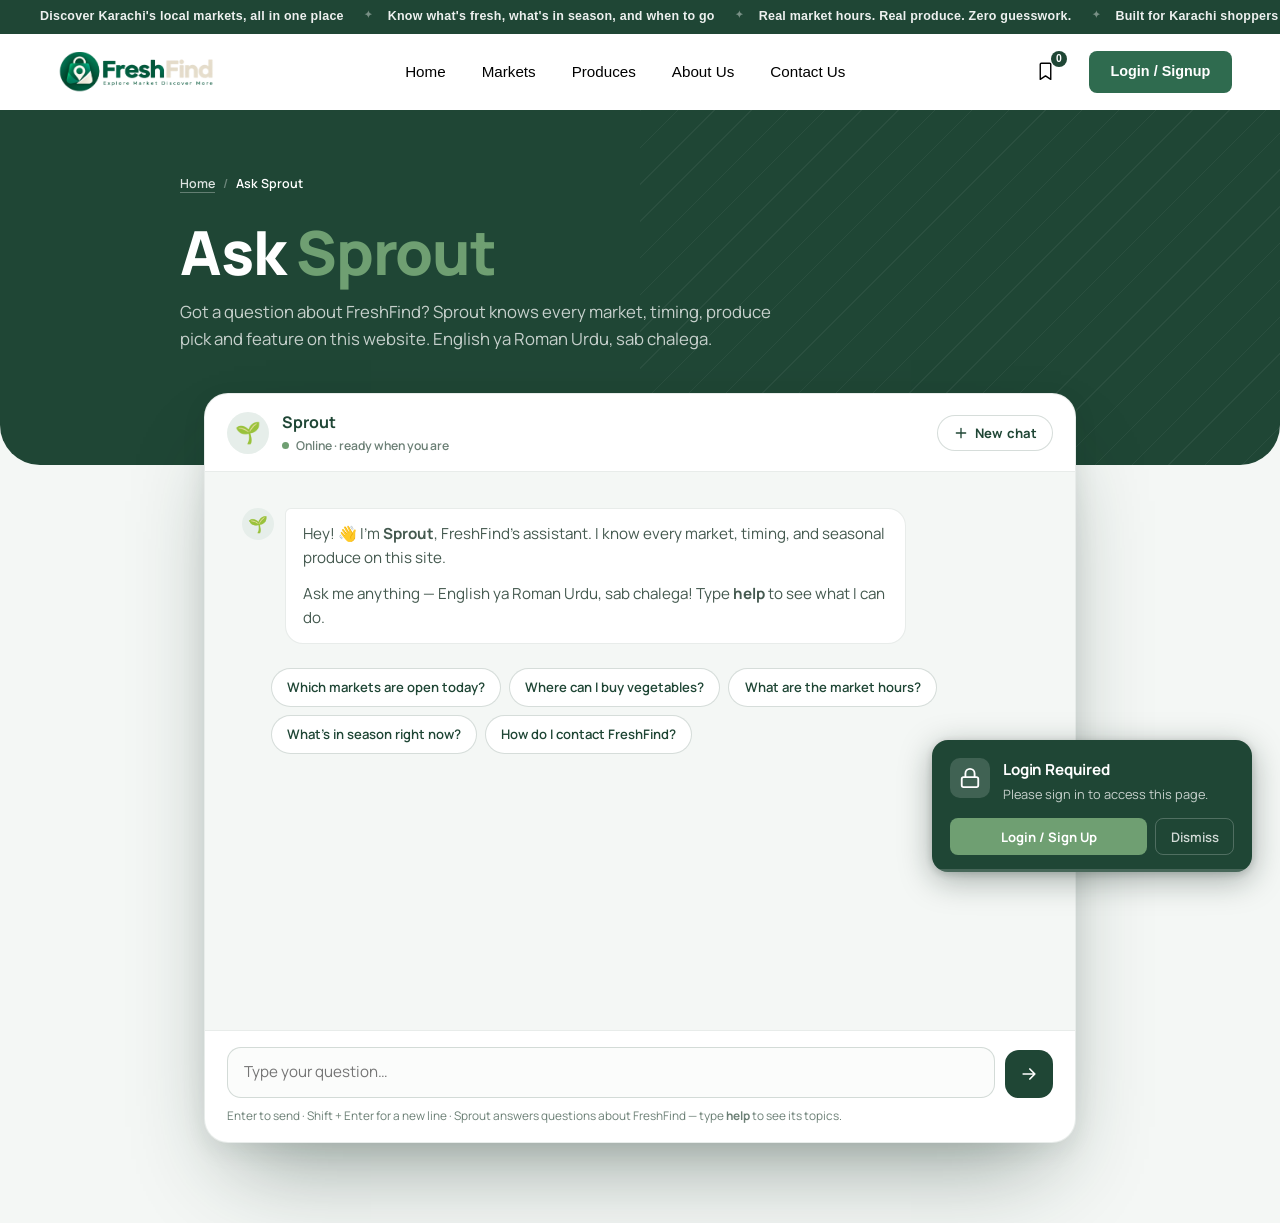
<file: chatbot.html>
﻿<!DOCTYPE html>
<html lang="en">
<head>
<meta charset="UTF-8" />
<meta name="viewport" content="width=device-width, initial-scale=1.0" />
<title>Ask Sprout | FreshFind</title>
<meta name="description" content="Chat with Sprout, FreshFind's AI assistant — ask anything, from farmers markets to maths homework." />
<meta name="theme-color" content="#1F4635" />

<link rel="icon" href="data:image/svg+xml,<svg xmlns=%22http://www.w3.org/2000/svg%22 viewBox=%220 0 100 100%22><text y=%22.9em%22 font-size=%2290%22>🥬</text></svg>" />

<link rel="preconnect" href="https://fonts.googleapis.com" />
<link rel="preconnect" href="https://fonts.gstatic.com" crossorigin />
<link href="https://fonts.googleapis.com/css2?family=Manrope:wght@400;500;600;700;800&display=swap" rel="stylesheet" />

<!-- shared site styles (navbar, footer, buttons) + page styles -->
<link rel="stylesheet" href="css/index.css" />
<link rel="stylesheet" href="css/navbar.css" />
<link rel="stylesheet" href="css/chatbot.css" />
</head>
<body class="page-chatbot">

<a href="#main" class="skip-link">Skip to main content</a>

<!-- ===================== TICKER ===================== -->
<div class="ff-ticker" id="ffTicker">
  <span class="sr-only">FreshFind helps you discover Karachi's local markets — what they sell, when they're open, and what's fresh right now.</span>
  <div class="ff-ticker__track" aria-hidden="true">
    <span class="ff-ticker__item">Discover Karachi's local markets, all in one place</span>
    <span class="ff-ticker__item">Know what's fresh, what's in season, and when to go</span>
    <span class="ff-ticker__item">Real market hours. Real produce. Zero guesswork.</span>
    <span class="ff-ticker__item">Built for Karachi shoppers who want it fresh, not stale</span>
    <span class="ff-ticker__item">Discover Karachi's local markets, all in one place</span>
    <span class="ff-ticker__item">Know what's fresh, what's in season, and when to go</span>
    <span class="ff-ticker__item">Real market hours. Real produce. Zero guesswork.</span>
    <span class="ff-ticker__item">Built for Karachi shoppers who want it fresh, not stale</span>
  </div>
</div>

<!-- ===================== NAVBAR ===================== -->
<header class="ff-navbar" id="ffNavbar" data-ff-state="top">
  <div class="ff-navbar__inner">

      <a href="chatbot.html" class="ff-navbar__logo" aria-label="FreshFind">
        <img src="images/navbar/logo.png" alt="">
      </a>

    <nav class="ff-navbar__nav" aria-label="Primary">
      <ul class="ff-navbar__links">
        <li><a href="index.html" class="ff-navbar__link" data-ff-nav-link>Home</a></li>
        <li><a href="index.html#markets" class="ff-navbar__link" data-ff-nav-link>Markets</a></li>
        <li><a href="index.html#produces" class="ff-navbar__link" data-ff-nav-link>Produces</a></li>
        <li><a href="about.html" class="ff-navbar__link" data-ff-nav-link>About Us</a></li>
        <li><a href="contact.html" class="ff-navbar__link" data-ff-nav-link>Contact Us</a></li>
      </ul>
    </nav>

    <div class="ff-navbar__actions">
      <button type="button" class="ff-navbar__bookmark" id="ffBookmarkBtn" aria-label="View saved items (0)">
        <svg class="ff-navbar__bookmark-icon" viewBox="0 0 24 24" fill="none" aria-hidden="true">
          <path d="M6 3.75C6 3.05964 6.55964 2.5 7.25 2.5H16.75C17.4404 2.5 18 3.05964 18 3.75V21L12 17L6 21V3.75Z"
            stroke="currentColor" stroke-width="1.6" stroke-linejoin="round" />
        </svg>
        <span class="ff-navbar__bookmark-badge" id="ffBookmarkCount" data-ff-count>0</span>
      </button>

      <a href="freshfind-login.html" class="ff-navbar__auth">Login / Signup</a>

      <button type="button" class="ff-navbar__hamburger" id="ffHamburgerBtn" aria-label="Open menu"
        aria-expanded="false" aria-controls="ffMobileMenu">
        <span class="ff-navbar__hamburger-line"></span>
        <span class="ff-navbar__hamburger-line"></span>
        <span class="ff-navbar__hamburger-line"></span>
      </button>
    </div>
  </div>

  <nav class="ff-mobile-menu" id="ffMobileMenu" aria-label="Mobile" hidden>
    <ul class="ff-mobile-menu__links">
      <li><a href="index.html" class="ff-mobile-menu__link" data-ff-nav-link>Home</a></li>
      <li><a href="index.html#markets" class="ff-mobile-menu__link" data-ff-nav-link>Markets</a></li>
      <li><a href="index.html#produces" class="ff-mobile-menu__link" data-ff-nav-link>Produces</a></li>
      <li><a href="about.html" class="ff-mobile-menu__link" data-ff-nav-link>About Us</a></li>
      <li><a href="contact.html" class="ff-mobile-menu__link" data-ff-nav-link>Contact Us</a></li>
    </ul>
    <a href="freshfind-login.html" class="ff-mobile-menu__auth">Login / Signup</a>
  </nav>
</header>

<main id="main">

  <!-- ===================== PAGE HEADER ===================== -->
  <section class="page-header">
    <div class="page-header-inner">
      <nav class="breadcrumb" aria-label="Breadcrumb">
        <ol>
          <li><a href="index.html">Home</a></li>
          <li aria-current="page">Ask Sprout</li>
        </ol>
      </nav>
      <h1>Ask <span>Sprout</span></h1>
      <p class="page-lead">Got a question about FreshFind? Sprout knows every market, timing, produce pick and feature on this website. English ya Roman Urdu, sab chalega.</p>
    </div>
  </section>

  <!-- ===================== CHAT ===================== -->
  <section class="chat-section">
    <div class="chat-card">

      <div class="chat-card-head">
        <div class="bot-id">
          <span class="bot-avatar" aria-hidden="true">🌱</span>
          <div>
            <strong>Sprout</strong>
            <small id="botStatus">Online · ready when you are</small>
          </div>
        </div>
        <button type="button" class="btn btn-outline btn-sm" id="newChatBtn">
          <svg viewBox="0 0 24 24" width="16" height="16" fill="none" stroke="currentColor" stroke-width="2" stroke-linecap="round" stroke-linejoin="round" aria-hidden="true"><path d="M12 5v14M5 12h14"/></svg>
          New chat
        </button>
      </div>

      <!-- filled by chatbot.js: welcome message + website questions -->
      <div class="chat-log" id="chatLog" aria-live="polite"></div>

      <form class="composer" id="composer">
        <label for="prompt" class="sr-only">Your message</label>
        <textarea id="prompt" rows="1" placeholder="Type your question…" maxlength="8000" autocomplete="off"></textarea>
        <button type="submit" class="send-btn" id="sendBtn" aria-label="Send message">
          <svg viewBox="0 0 24 24" width="20" height="20" fill="none" stroke="currentColor" stroke-width="2" stroke-linecap="round" stroke-linejoin="round" aria-hidden="true"><path d="M5 12h14M13 6l6 6-6 6"/></svg>
        </button>
      </form>
      <p class="composer-note">Enter to send · Shift + Enter for a new line · Sprout answers questions about FreshFind — type <strong>help</strong> to see its topics.</p>
    </div>
  </section>

</main>



<script src="js/auth-gate.js"></script>
<script src="js/navbar.js" defer></script>
<script src="data/chatbot-data.js" defer></script>
<script src="js/chatbot.js" defer></script>
</body>
</html>
</file>
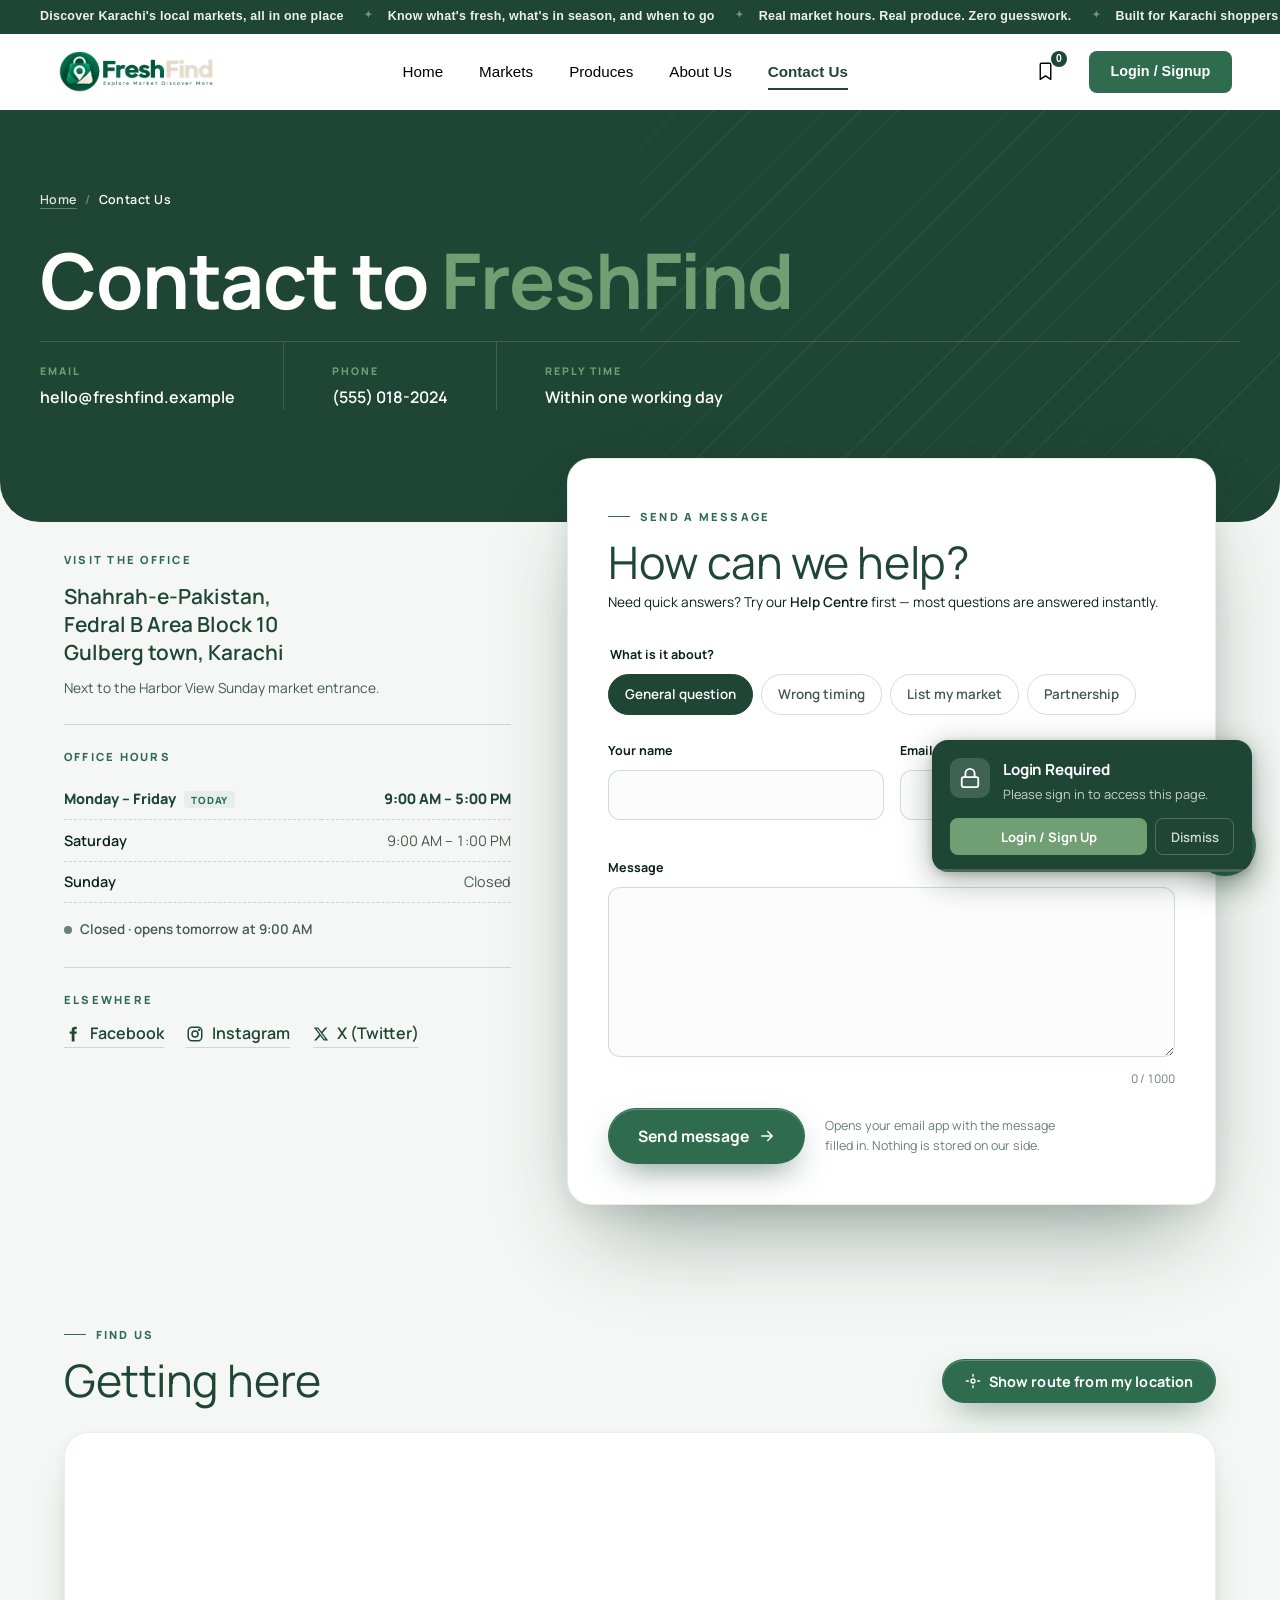
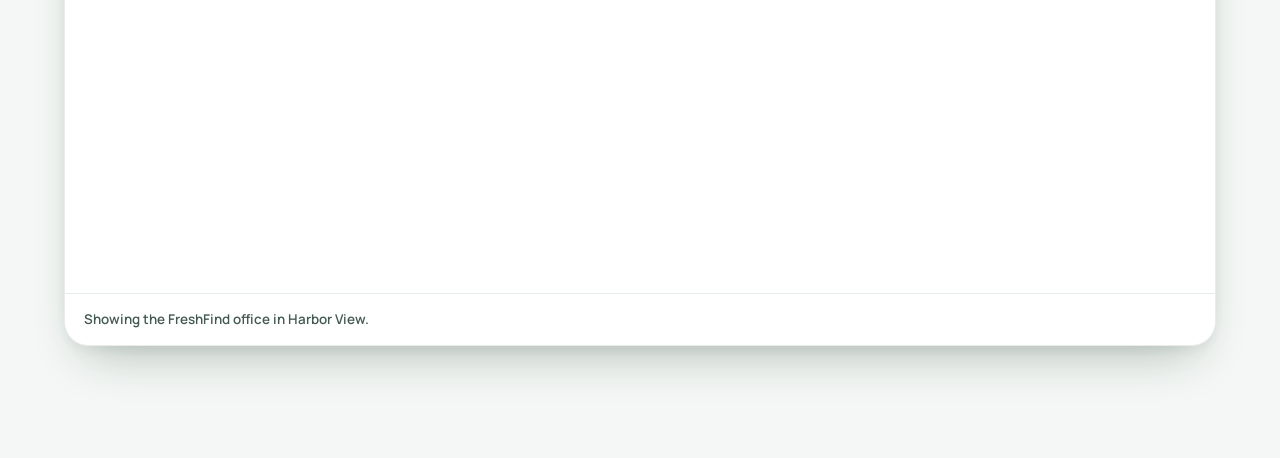
<file: contact.html>
﻿<!DOCTYPE html>
<html lang="en">
<head>
<meta charset="UTF-8" />
<meta name="viewport" content="width=device-width, initial-scale=1.0" />
<title>Contact Us | FreshFind</title>
<meta name="description" content="Get in touch with the FreshFind team — questions about market listings, timings, or adding your farmers market." />
<meta name="theme-color" content="#1F4635" />

<link rel="icon" href="data:image/svg+xml,<svg xmlns=%22http://www.w3.org/2000/svg%22 viewBox=%220 0 100 100%22><text y=%22.9em%22 font-size=%2290%22>🥬</text></svg>" />

<link rel="preconnect" href="https://fonts.googleapis.com" />
<link rel="preconnect" href="https://fonts.gstatic.com" crossorigin />
<link href="https://fonts.googleapis.com/css2?family=Instrument+Serif:ital@0;1&family=Manrope:wght@400;500;600;700;800&display=swap" rel="stylesheet" />

<!-- shared site styles (navbar, footer, buttons, chat) + page styles -->
<link rel="stylesheet" href="css/index.css" />
<link rel="stylesheet" href="css/navbar.css" />
<link rel="stylesheet" href="css/contact.css" />
</head>
<body class="page-contact">

<div class="scroll-progress" id="scrollProgress" aria-hidden="true"></div>
<a href="#main" class="skip-link">Skip to main content</a>

<!-- ===================== TICKER ===================== -->
<div class="ff-ticker" id="ffTicker">
  <span class="sr-only">FreshFind helps you discover Karachi's local markets — what they sell, when they're open, and what's fresh right now.</span>
  <div class="ff-ticker__track" aria-hidden="true">
    <span class="ff-ticker__item">Discover Karachi's local markets, all in one place</span>
    <span class="ff-ticker__item">Know what's fresh, what's in season, and when to go</span>
    <span class="ff-ticker__item">Real market hours. Real produce. Zero guesswork.</span>
    <span class="ff-ticker__item">Built for Karachi shoppers who want it fresh, not stale</span>
    <span class="ff-ticker__item">Discover Karachi's local markets, all in one place</span>
    <span class="ff-ticker__item">Know what's fresh, what's in season, and when to go</span>
    <span class="ff-ticker__item">Real market hours. Real produce. Zero guesswork.</span>
    <span class="ff-ticker__item">Built for Karachi shoppers who want it fresh, not stale</span>
  </div>
</div>

<!-- ===================== NAVBAR ===================== -->
<header class="ff-navbar" id="ffNavbar" data-ff-state="top">
  <div class="ff-navbar__inner">

    <a href="index.html" class="ff-navbar__logo" aria-label="FreshFind">
      <img src="images/navbar/logo.png" alt="">
    </a>

    <nav class="ff-navbar__nav" aria-label="Primary">
      <ul class="ff-navbar__links">
        <li><a href="index.html" class="ff-navbar__link" data-ff-nav-link>Home</a></li>
        <li><a href="index.html#markets" class="ff-navbar__link" data-ff-nav-link>Markets</a></li>
        <li><a href="index.html#produces" class="ff-navbar__link" data-ff-nav-link>Produces</a></li>
        <li><a href="about.html" class="ff-navbar__link" data-ff-nav-link>About Us</a></li>
        <li><a href="contact.html" class="ff-navbar__link is-active" data-ff-nav-link aria-current="page">Contact Us</a></li>
      </ul>
    </nav>

    <div class="ff-navbar__actions">
      <button type="button" class="ff-navbar__bookmark" id="ffBookmarkBtn" aria-label="View saved items (0)">
        <svg class="ff-navbar__bookmark-icon" viewBox="0 0 24 24" fill="none" aria-hidden="true">
          <path d="M6 3.75C6 3.05964 6.55964 2.5 7.25 2.5H16.75C17.4404 2.5 18 3.05964 18 3.75V21L12 17L6 21V3.75Z"
            stroke="currentColor" stroke-width="1.6" stroke-linejoin="round" />
        </svg>
        <span class="ff-navbar__bookmark-badge" id="ffBookmarkCount" data-ff-count>0</span>
      </button>

      <a href="freshfind-login.html" class="ff-navbar__auth">Login / Signup</a>

      <button type="button" class="ff-navbar__hamburger" id="ffHamburgerBtn" aria-label="Open menu"
        aria-expanded="false" aria-controls="ffMobileMenu">
        <span class="ff-navbar__hamburger-line"></span>
        <span class="ff-navbar__hamburger-line"></span>
        <span class="ff-navbar__hamburger-line"></span>
      </button>
    </div>
  </div>

  <nav class="ff-mobile-menu" id="ffMobileMenu" aria-label="Mobile" hidden>
    <ul class="ff-mobile-menu__links">
      <li><a href="index.html" class="ff-mobile-menu__link" data-ff-nav-link>Home</a></li>
      <li><a href="index.html#markets" class="ff-mobile-menu__link" data-ff-nav-link>Markets</a></li>
      <li><a href="index.html#produces" class="ff-mobile-menu__link" data-ff-nav-link>Produces</a></li>
      <li><a href="about.html" class="ff-mobile-menu__link" data-ff-nav-link>About Us</a></li>
      <li><a href="contact.html" class="ff-mobile-menu__link is-active" data-ff-nav-link aria-current="page">Contact Us</a></li>
    </ul>
    <a href="freshfind-login.html" class="ff-mobile-menu__auth">Login / Signup</a>
  </nav>
</header>

<main id="main">

  <!-- ===================== PAGE HEADER ===================== -->
  <section class="page-header">
    <div class="page-header-inner">
      <nav class="breadcrumb" aria-label="Breadcrumb">
        <ol>
          <li><a href="index.html">Home</a></li>
          <li aria-current="page">Contact Us</li>
        </ol>
      </nav>

      <h1>Contact to <em>FreshFind</em></h1>

      <ul class="quick-contact">
        <li>
          <span class="qc-label">Email</span>
          <a href="mailto:hello@freshfind.example">hello@freshfind.example</a>
        </li>
        <li>
          <span class="qc-label">Phone</span>
          <a href="tel:+15550182024">(555) 018-2024</a>
        </li>
        <li>
          <span class="qc-label">Reply time</span>
          <span>Within one working day</span>
        </li>
      </ul>
    </div>
  </section>

  <!-- ===================== FORM + DETAILS ===================== -->
  <section class="contact-main">
    <div class="contact-grid">

      <div class="form-card reveal">
        <div class="form-card-head">
          <span class="step-label">Send a message</span>
          <h2>How can we help?</h2>
          <p style="font-size:.85rem;color:var(--c-ink3);margin-top:.4rem;">Need quick answers? Try our <a href="help.html" style="color:var(--c-primary);font-weight:600;">Help Centre</a> first — most questions are answered instantly.</p>
        </div>

        <form id="contactForm" novalidate>
          <fieldset class="topic-group">
            <legend>What is it about?</legend>
            <div class="topic-options">
              <label><input type="radio" name="topic" value="General question" checked /> <span>General question</span></label>
              <label><input type="radio" name="topic" value="Wrong market timing" /> <span>Wrong timing</span></label>
              <label><input type="radio" name="topic" value="List my market" /> <span>List my market</span></label>
              <label><input type="radio" name="topic" value="Partnership" /> <span>Partnership</span></label>
            </div>
          </fieldset>

          <div class="form-row">
            <div class="form-field">
              <label for="cName">Your name</label>
              <input type="text" id="cName" name="name" autocomplete="name" required />
              <small class="field-error" data-error-for="cName"></small>
            </div>
            <div class="form-field">
              <label for="cEmail">Email address</label>
              <input type="email" id="cEmail" name="email" autocomplete="email" required />
              <small class="field-error" data-error-for="cEmail"></small>
            </div>
          </div>

          <div class="form-field" id="marketField" hidden>
            <label for="cMarket">Which market? <span class="optional">(name &amp; area)</span></label>
            <input type="text" id="cMarket" name="market" placeholder="e.g. Riverside Farmers Market, Riverside" />
          </div>

          <div class="form-field">
            <label for="cMessage">Message</label>
            <textarea id="cMessage" name="message" rows="6" maxlength="1000" required></textarea>
            <div class="field-foot">
              <small class="field-error" data-error-for="cMessage"></small>
              <small class="char-count" id="charCount">0 / 1000</small>
            </div>
          </div>

          <div class="form-actions">
            <button type="submit" class="btn btn-primary btn-lg">
              Send message
              <svg viewBox="0 0 24 24" width="18" height="18" fill="none" stroke="currentColor" stroke-width="2" stroke-linecap="round" stroke-linejoin="round" aria-hidden="true"><path d="M5 12h14M13 6l6 6-6 6"/></svg>
            </button>
            <p class="form-note">Opens your email app with the message filled in. Nothing is stored on our side.</p>
          </div>
        </form>

        <div class="form-success" id="formSuccess" hidden>
          <h3>Almost done</h3>
          <p>Your email app should now be open with the message ready. Press <strong>Send</strong> there and we'll get back to you within one working day.</p>
          <button type="button" class="btn btn-outline" id="newMessageBtn">Write another message</button>
        </div>
      </div>

      <aside class="details reveal">
        <div class="details-block">
          <h3>Visit the office</h3>
          <address>
            Shahrah-e-Pakistan,<br>
            Fedral B Area Block 10 <br>
            Gulberg town, Karachi
          </address>
          <p class="details-note">Next to the Harbor View Sunday market entrance.</p>
        </div>

        <div class="details-block">
          <h3>Office hours</h3>
          <table class="hours-table" id="hoursTable">
            <tbody>
              <tr data-days="1,2,3,4,5"><th scope="row">Monday – Friday</th><td>9:00 AM – 5:00 PM</td></tr>
              <tr data-days="6"><th scope="row">Saturday</th><td>9:00 AM – 1:00 PM</td></tr>
              <tr data-days="0"><th scope="row">Sunday</th><td>Closed</td></tr>
            </tbody>
          </table>
          <p class="office-status" id="officeStatus" aria-live="polite"></p>
        </div>

        <div class="details-block">
          <h3>Elsewhere</h3>
          <ul class="social-list">
            <li><a href="#">
              <svg viewBox="0 0 24 24" width="18" height="18" fill="currentColor" aria-hidden="true"><path d="M14 8.5V6.8c0-.8.2-1.3 1.4-1.3H17V2.3c-.3 0-1.3-.1-2.5-.1-2.5 0-4.2 1.5-4.2 4.3v2H7.5v3.3h2.8V22H14v-10.2h2.8l.4-3.3H14z"/></svg>
              Facebook</a></li>
            <li><a href="#">
              <svg viewBox="0 0 24 24" width="18" height="18" fill="none" stroke="currentColor" stroke-width="2" stroke-linecap="round" stroke-linejoin="round" aria-hidden="true"><rect x="3" y="3" width="18" height="18" rx="5"/><circle cx="12" cy="12" r="4"/><circle cx="17.5" cy="6.5" r=".6" fill="currentColor"/></svg>
              Instagram</a></li>
            <li><a href="#">
              <svg viewBox="0 0 24 24" width="16" height="16" fill="currentColor" aria-hidden="true"><path d="M18.2 2.25h3.3l-7.2 8.26 8.5 11.24h-6.7l-5.2-6.82-6 6.82H1.6l7.7-8.84L1.2 2.25h6.8l4.7 6.23 5.5-6.23zm-1.2 17.52h1.8L7.1 4.13H5.1l11.9 15.64z"/></svg>
              X (Twitter)</a></li>
          </ul>
        </div>
      </aside>

    </div>
  </section>

  <!-- ===================== MAP ===================== -->
  <section class="map-section">
    <div class="map-head reveal">
      <div>
        <span class="step-label">Find us</span>
        <h2>Getting here</h2>
      </div>
      <div class="map-actions">
        <button type="button" class="btn btn-primary" id="locateBtn">
          <svg viewBox="0 0 24 24" width="16" height="16" fill="none" stroke="currentColor" stroke-width="2" stroke-linecap="round" stroke-linejoin="round" aria-hidden="true"><circle cx="12" cy="12" r="3"/><path d="M12 2v3M12 19v3M2 12h3M19 12h3"/></svg>
          Show route from my location
        </button>
        <button type="button" class="btn btn-outline" id="resetMapBtn" hidden>Show office only</button>
      </div>
    </div>

    <div class="map-frame reveal">
      <iframe
        id="mapFrame"
        title="Map showing the FreshFind office"
        src="https://www.google.com/maps?q=40.705,-73.97&z=15&output=embed"
        loading="lazy"
        referrerpolicy="no-referrer-when-downgrade"
        allowfullscreen></iframe>
      <p class="map-status" id="mapStatus" aria-live="polite">Showing the FreshFind office in Harbor View.</p>
    </div>
  </section>

  <!-- ===================== FOR MARKET ORGANISERS ===================== -->
  <!-- <section class="organisers">
    <div class="organisers-inner reveal">
      <div class="organisers-copy">
        <span class="step-label light">For market organisers</span>
        <h2>Run a farmers market? Get it listed.</h2>
        <p>
          Listing is free. Pick <strong>“List my market”</strong> in the form above and include
          the details below — we usually publish new markets within a week.
        </p>
      </div>
      <ol class="checklist">
        <li><span>01</span> Market name and full address</li>
        <li><span>02</span> Days and opening hours</li>
        <li><span>03</span> The produce you usually carry</li>
        <li><span>04</span> A contact for schedule changes</li>
      </ol>
    </div>
  </section> -->

</main>



<button class="back-to-top" id="backToTop" aria-label="Back to top">
  <svg viewBox="0 0 24 24" width="18" height="18" fill="none" stroke="currentColor" stroke-width="2" stroke-linecap="round" stroke-linejoin="round" aria-hidden="true"><path d="M12 19V5M6 11l6-6 6 6"/></svg>
</button>

<!-- ===================== CHATBOT ===================== -->
<button class="chatbot-launcher" id="chatbotLauncher" aria-label="Open FreshFind chat assistant">
  <span class="chatbot-ring"></span>
  <span class="chatbot-icon">
    <svg viewBox="0 0 24 24" width="24" height="24" fill="none" stroke="currentColor" stroke-width="1.9" stroke-linecap="round" stroke-linejoin="round" aria-hidden="true"><path d="M21 12a8 8 0 0 1-11.6 7.1L4 20l1-4.6A8 8 0 1 1 21 12z"/><path d="M8.5 12h.01M12 12h.01M15.5 12h.01"/></svg>
  </span>
</button>

<div class="chat-window" id="chatWindow" aria-hidden="true">
  <div class="chat-header">
    <span class="chat-title"><span class="chat-avatar">🤖</span> FreshFind Assistant <small>● Online</small></span>
    <button id="closeChat" aria-label="Close chat">✕</button>
  </div>
  <div class="chat-body" id="chatBody">
    <div class="msg bot">Hi! I can help with contact details, office hours, directions, or getting your market listed.</div>
  </div>
  <div class="quick-replies" id="quickReplies">
    <button type="button" data-q="What are your office hours?">Office hours</button>
    <button type="button" data-q="How do I list my market?">List my market</button>
    <button type="button" data-q="How long until you reply?">Reply time</button>
    <button type="button" data-q="Where is your office?">Directions</button>
  </div>
  <form class="chat-input" id="chatForm">
    <input type="text" id="chatInput" placeholder="Ask a question…" autocomplete="off" />
    <button type="submit" aria-label="Send message">
      <svg viewBox="0 0 24 24" width="18" height="18" fill="none" stroke="currentColor" stroke-width="2" stroke-linecap="round" stroke-linejoin="round" aria-hidden="true"><path d="M5 12h14M13 6l6 6-6 6"/></svg>
    </button>
  </form>
</div>


<script src="js/auth-gate.js"></script>
<script src="js/navbar.js" defer></script>
<script src="js/contact.js" defer></script>
</body>
</html>
</file>
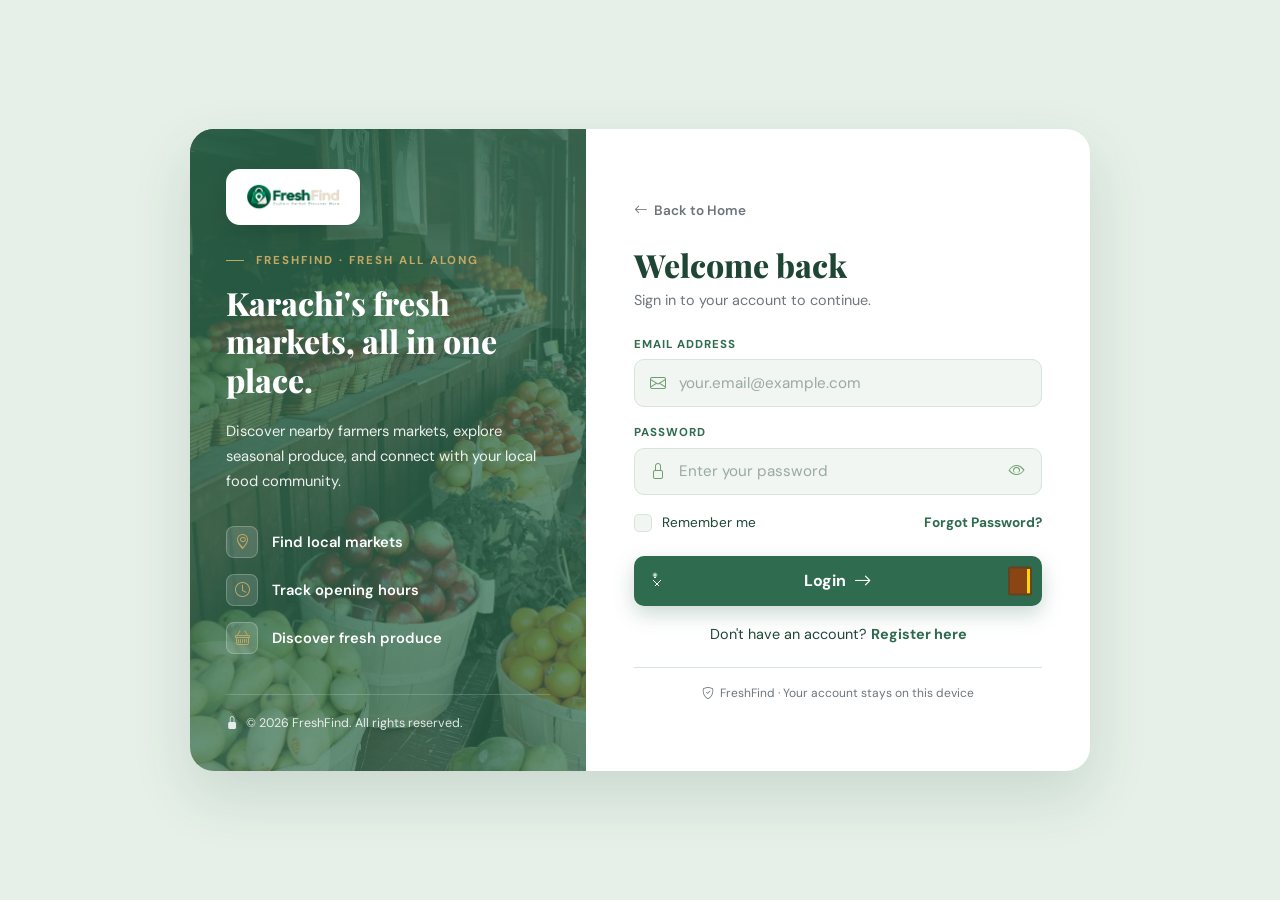
<file: freshfind-login.html>
<!DOCTYPE html>
<html lang="en">
<head>
    <meta charset="UTF-8">
    <meta name="viewport" content="width=device-width, initial-scale=1.0">
    <meta name="description" content="Login to FreshFind - Discover local farmers markets">
    <title>Login - FreshFind | Fresh All Along</title>
    
    <!-- Favicon -->
    <link rel="icon" href="data:image/svg+xml,<svg xmlns=%22http://www.w3.org/2000/svg%22 viewBox=%220 0 100 100%22><text y=%22.9em%22 font-size=%2290%22>🥬</text></svg>">
    
    <!-- Google Fonts -->
    <link rel="preconnect" href="https://fonts.googleapis.com">
    <link rel="preconnect" href="https://fonts.gstatic.com" crossorigin>
    <link href="https://fonts.googleapis.com/css2?family=Playfair+Display:wght@600;700;800&family=DM+Sans:wght@400;500;600;700&display=swap" rel="stylesheet">
    
    <!-- Bootstrap Icons -->
    <link rel="stylesheet" href="https://cdn.jsdelivr.net/npm/bootstrap-icons@1.11.1/font/bootstrap-icons.css">
    
    <!-- Custom CSS -->
    <link rel="stylesheet" href="css/freshfind-login.css">
</head>
<body>
    <!-- Main Card -->
    <div class="auth-container">
        <!-- Left Panel - Branding -->
        <div class="auth-branding">
            <div class="branding-content">
                <div class="brand-logo brand-logo--img">
                    <img src="images/navbar/logo.png" alt="FreshFind">
                </div>
                <p class="brand-eyebrow">FreshFind · Fresh All Along</p>
                <h1 class="brand-title">Karachi's fresh markets, all in one place.</h1>
                <p class="brand-description">Discover nearby farmers markets, explore seasonal produce, and connect with your local food community.</p>

                <div class="branding-features">
                    <div class="feature-item">
                        <span class="feature-icon"><i class="bi bi-geo-alt"></i></span>
                        <span>Find local markets</span>
                    </div>
                    <div class="feature-item">
                        <span class="feature-icon"><i class="bi bi-clock"></i></span>
                        <span>Track opening hours</span>
                    </div>
                    <div class="feature-item">
                        <span class="feature-icon"><i class="bi bi-basket"></i></span>
                        <span>Discover fresh produce</span>
                    </div>
                </div>

                <p class="brand-footer"><i class="bi bi-lock-fill"></i> © 2026 FreshFind. All rights reserved.</p>
            </div>
        </div>
        
        <!-- Right Panel - Login Form -->
        <div class="auth-form-panel">
            <div class="auth-form-wrapper">
                <!-- Back to Home -->
                <a href="index.html" class="back-home">
                    <i class="bi bi-arrow-left"></i>
                    <span>Back to Home</span>
                </a>
                
                <div class="form-header">
                    <h2 class="form-title">Welcome back</h2>
                    <p class="form-subtitle">Sign in to your account to continue.</p>
                </div>
                
                <form class="auth-form" id="loginForm">
                    <div class="form-group">
                        <label for="loginEmail">Email Address</label>
                        <div class="input-wrapper">
                            <i class="bi bi-envelope"></i>
                            <input type="email" id="loginEmail" placeholder="your.email@example.com" required>
                        </div>
                    </div>
                    
                    <div class="form-group">
                        <label for="loginPassword">Password</label>
                        <div class="input-wrapper">
                            <i class="bi bi-lock"></i>
                            <input type="password" id="loginPassword" placeholder="Enter your password" required>
                            <button type="button" class="toggle-password" aria-label="Toggle password visibility">
                                <i class="bi bi-eye"></i>
                            </button>
                        </div>
                    </div>
                    
                    <div class="form-options">
                        <label class="checkbox-wrapper">
                            <input type="checkbox" id="rememberMe">
                            <span class="checkmark"></span>
                            <span>Remember me</span>
                        </label>
                        <a href="#" class="forgot-password">Forgot Password?</a>
                    </div>
                    
                    <button type="submit" class="btn-submit">
                        <span>Login</span>
                        <i class="bi bi-arrow-right"></i>
                    </button>
                    
                    <p class="switch-form">
                        Don't have an account?
                        <a href="freshfind-signup.html">Register here</a>
                    </p>
                </form>

                <p class="form-note"><i class="bi bi-shield-check"></i> FreshFind · Your account stays on this device</p>
            </div>
        </div>
    </div>
    
    <!-- Success Modal -->
    <div class="success-modal" id="successModal">
        <div class="success-content">
            <div class="success-icon">
                <i class="bi bi-check-circle"></i>
            </div>
            <h3>Login Successful!</h3>
            <p>Redirecting to home page...</p>
        </div>
    </div>
    
    <script src="js/freshfind-login.js"></script>
</body>
</html>
</file>
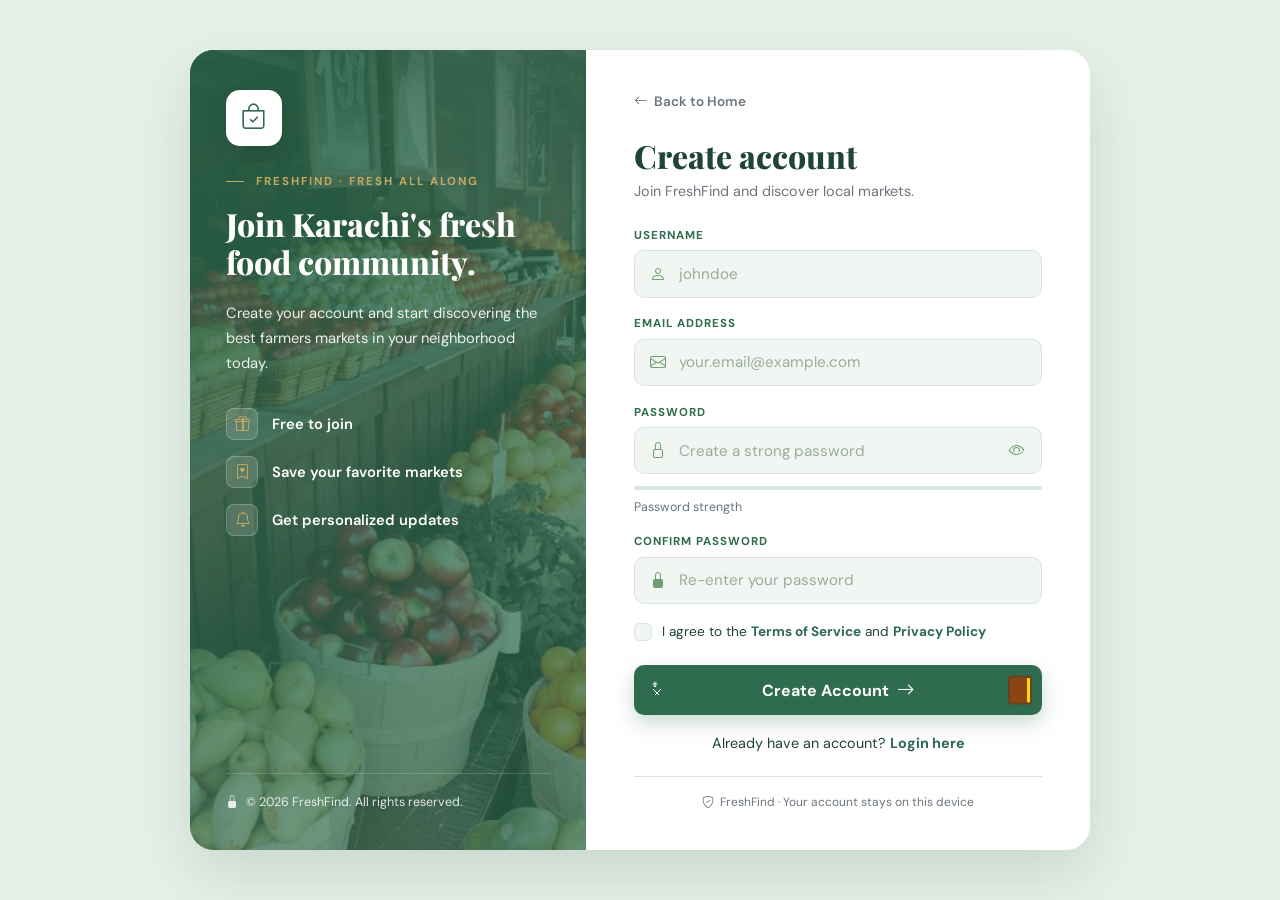
<file: freshfind-signup.html>
<!DOCTYPE html>
<html lang="en">
<head>
    <meta charset="UTF-8">
    <meta name="viewport" content="width=device-width, initial-scale=1.0">
    <meta name="description" content="Sign up for FreshFind - Join the fresh food community">
    <title>Sign Up - FreshFind | Fresh All Along</title>
    
    <!-- Favicon -->
    <link rel="icon" href="data:image/svg+xml,<svg xmlns=%22http://www.w3.org/2000/svg%22 viewBox=%220 0 100 100%22><text y=%22.9em%22 font-size=%2290%22>🥬</text></svg>">
    
    <!-- Google Fonts -->
    <link rel="preconnect" href="https://fonts.googleapis.com">
    <link rel="preconnect" href="https://fonts.gstatic.com" crossorigin>
    <link href="https://fonts.googleapis.com/css2?family=Playfair+Display:wght@600;700;800&family=DM+Sans:wght@400;500;600;700&display=swap" rel="stylesheet">
    
    <!-- Bootstrap Icons -->
    <link rel="stylesheet" href="https://cdn.jsdelivr.net/npm/bootstrap-icons@1.11.1/font/bootstrap-icons.css">
    
    <!-- Custom CSS -->
    <link rel="stylesheet" href="css/freshfind-login.css">
</head>
<body>
    <!-- Main Card -->
    <div class="auth-container">
        <!-- Left Panel - Branding -->
        <div class="auth-branding">
            <div class="branding-content">
                <div class="brand-logo">
                    <i class="bi bi-bag-check"></i>
                </div>
                <p class="brand-eyebrow">FreshFind · Fresh All Along</p>
                <h1 class="brand-title">Join Karachi's fresh food community.</h1>
                <p class="brand-description">Create your account and start discovering the best farmers markets in your neighborhood today.</p>

                <div class="branding-features">
                    <div class="feature-item">
                        <span class="feature-icon"><i class="bi bi-gift"></i></span>
                        <span>Free to join</span>
                    </div>
                    <div class="feature-item">
                        <span class="feature-icon"><i class="bi bi-bookmark-heart"></i></span>
                        <span>Save your favorite markets</span>
                    </div>
                    <div class="feature-item">
                        <span class="feature-icon"><i class="bi bi-bell"></i></span>
                        <span>Get personalized updates</span>
                    </div>
                </div>

                <p class="brand-footer"><i class="bi bi-lock-fill"></i> © 2026 FreshFind. All rights reserved.</p>
            </div>
        </div>
        
        <!-- Right Panel - Signup Form -->
        <div class="auth-form-panel">
            <div class="auth-form-wrapper">
                <!-- Back to Home -->
                <a href="index.html" class="back-home">
                    <i class="bi bi-arrow-left"></i>
                    <span>Back to Home</span>
                </a>
                
                <div class="form-header">
                    <h2 class="form-title">Create account</h2>
                    <p class="form-subtitle">Join FreshFind and discover local markets.</p>
                </div>
                
                <form class="auth-form" id="signupForm">
                    <div class="form-group">
                        <label for="signupName">Username</label>
                        <div class="input-wrapper">
                            <i class="bi bi-person"></i>
                            <input type="text" id="signupName" placeholder="johndoe" required>
                        </div>
                    </div>
                    
                    <div class="form-group">
                        <label for="signupEmail">Email Address</label>
                        <div class="input-wrapper">
                            <i class="bi bi-envelope"></i>
                            <input type="email" id="signupEmail" placeholder="your.email@example.com" required>
                        </div>
                    </div>
                    
                    <div class="form-group">
                        <label for="signupPassword">Password</label>
                        <div class="input-wrapper">
                            <i class="bi bi-lock"></i>
                            <input type="password" id="signupPassword" placeholder="Create a strong password" required>
                            <button type="button" class="toggle-password" aria-label="Toggle password visibility">
                                <i class="bi bi-eye"></i>
                            </button>
                        </div>
                        <div class="password-strength" id="passwordStrength">
                            <div class="strength-bar">
                                <div class="strength-fill"></div>
                            </div>
                            <span class="strength-text">Password strength</span>
                        </div>
                    </div>
                    
                    <div class="form-group">
                        <label for="signupConfirmPassword">Confirm Password</label>
                        <div class="input-wrapper">
                            <i class="bi bi-lock-fill"></i>
                            <input type="password" id="signupConfirmPassword" placeholder="Re-enter your password" required>
                        </div>
                    </div>
                    
                    <div class="form-options">
                        <label class="checkbox-wrapper">
                            <input type="checkbox" id="agreeTerms" required>
                            <span class="checkmark"></span>
                            <span>I agree to the <a href="terms-and-services.html">Terms of Service</a> and <a href="privacy-policy.html">Privacy Policy</a></span>
                        </label>
                    </div>
                    
                    <button type="submit" class="btn-submit">
                        <span>Create Account</span>
                        <i class="bi bi-arrow-right"></i>
                    </button>
                    
                    <p class="switch-form">
                        Already have an account? 
                        <a href="freshfind-login.html">Login here</a>
                    </p>
                </form>

                <p class="form-note"><i class="bi bi-shield-check"></i> FreshFind · Your account stays on this device</p>
            </div>
        </div>
    </div>
    
    <!-- Success Modal -->
    <div class="success-modal" id="successModal">
        <div class="success-content">
            <div class="success-icon">
                <i class="bi bi-check-circle"></i>
            </div>
            <h3>Account Created!</h3>
            <p>Redirecting to login page...</p>
        </div>
    </div>
    
    <script src="js/freshfind-signup.js"></script>
</body>
</html>
</file>
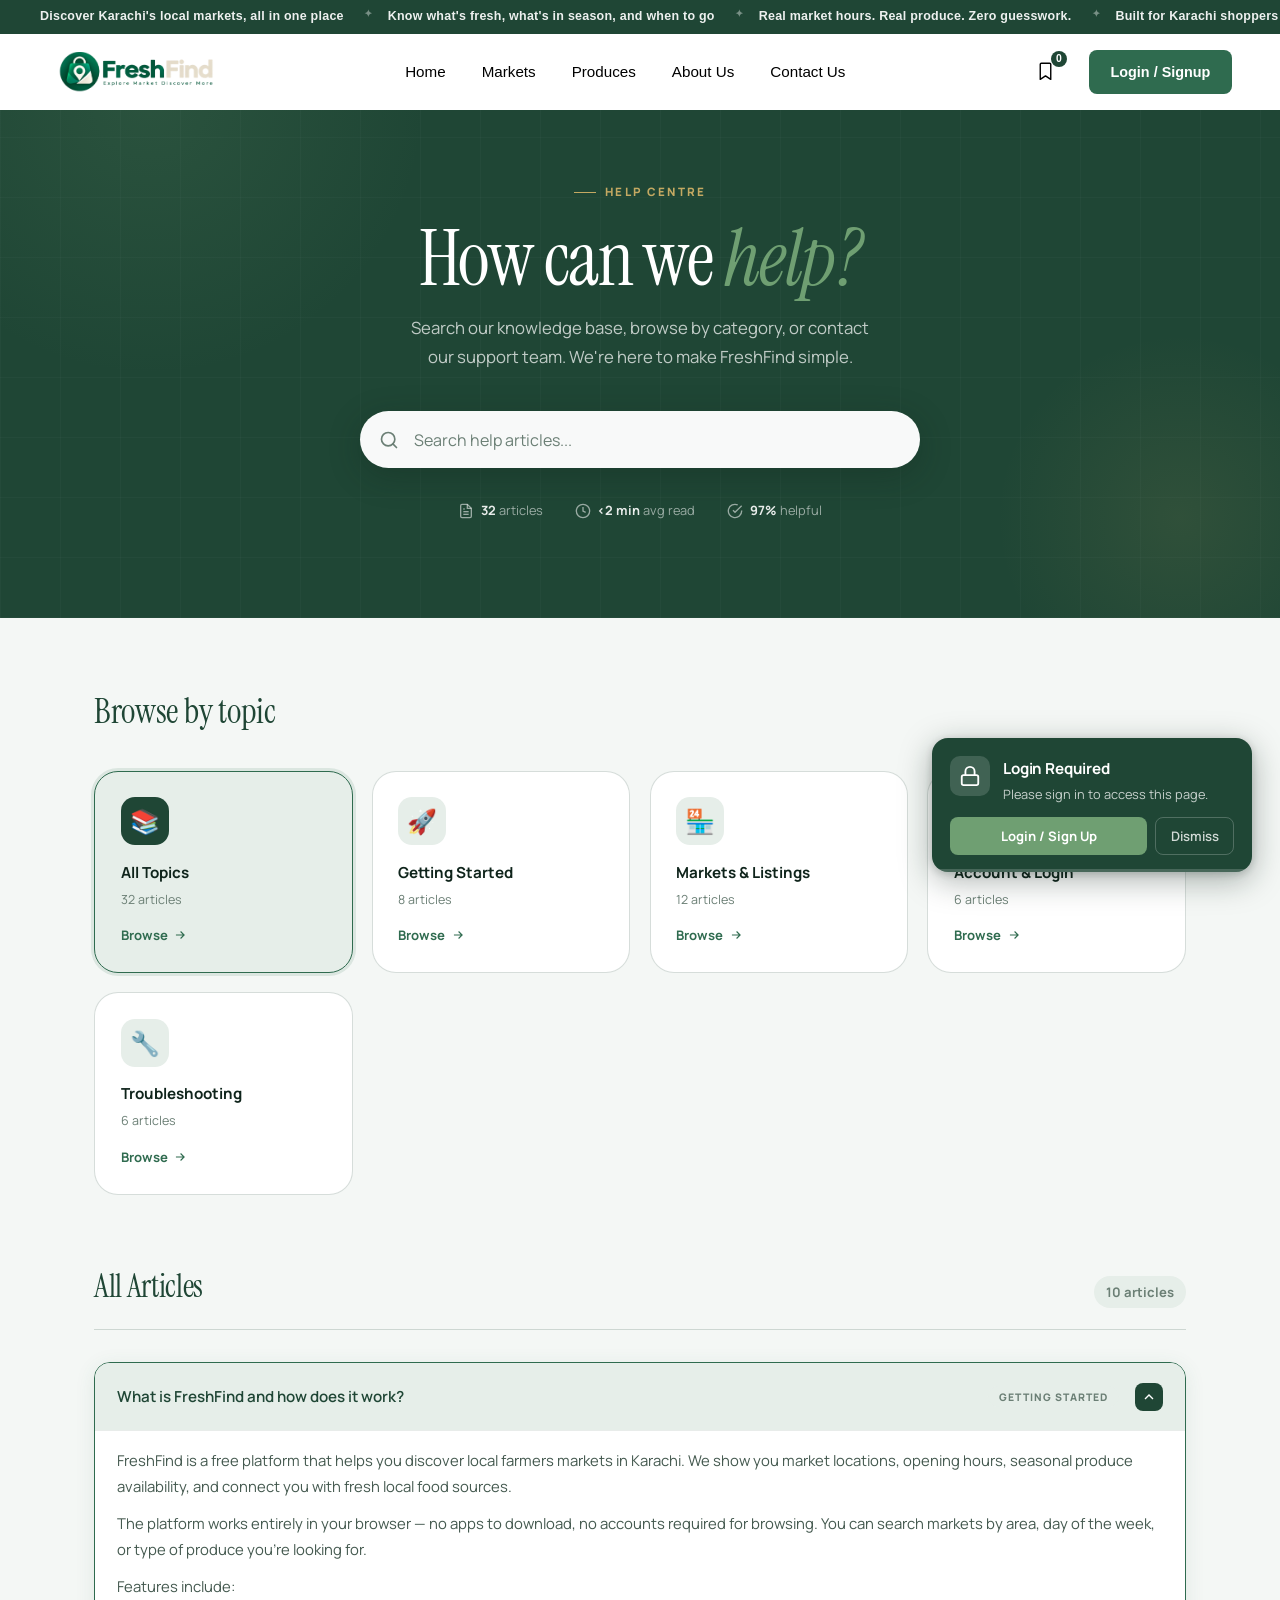
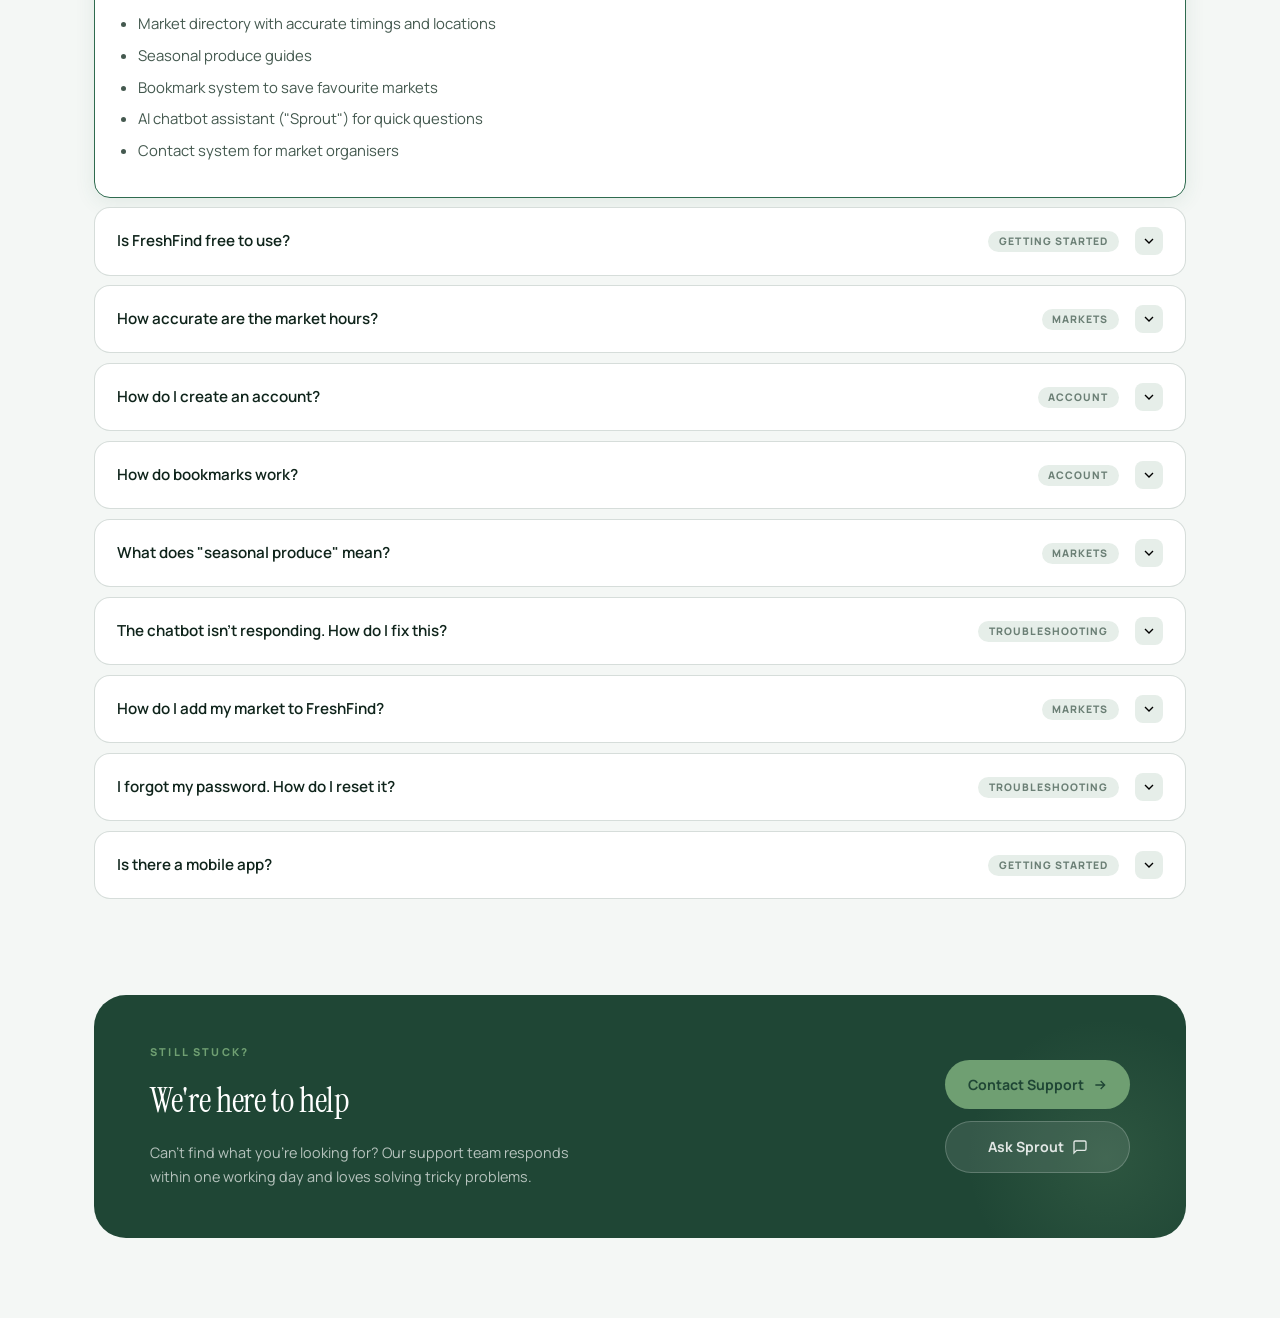
<file: help.html>
<!DOCTYPE html>
<html lang="en">
<head>
<meta charset="UTF-8">
<meta name="viewport" content="width=device-width, initial-scale=1.0">
<title>Help Centre | FreshFind</title>
<meta name="description" content="Get help with FreshFind — FAQs, guides, and support for finding local markets.">
<link rel="icon" href="data:image/svg+xml,<svg xmlns=%22http://www.w3.org/2000/svg%22 viewBox=%220 0 100 100%22><text y=%22.9em%22 font-size=%2290%22>🥬</text></svg>">
<link rel="preconnect" href="https://fonts.googleapis.com">
<link rel="preconnect" href="https://fonts.gstatic.com" crossorigin>
<link href="https://fonts.googleapis.com/css2?family=Instrument+Serif:ital@0;1&family=Manrope:wght@400;500;600;700;800&display=swap" rel="stylesheet">
<link rel="stylesheet" href="css/navbar.css">
<link rel="stylesheet" href="css/help.css">
</head>
<body>

<div class="help-progress" id="helpProgress"></div>

<!-- TICKER -->
<div class="ff-ticker" id="ffTicker">
  <span class="sr-only">FreshFind helps you discover Karachi's local markets.</span>
  <div class="ff-ticker__track" aria-hidden="true">
    <span class="ff-ticker__item">Discover Karachi's local markets, all in one place</span>
    <span class="ff-ticker__item">Know what's fresh, what's in season, and when to go</span>
    <span class="ff-ticker__item">Real market hours. Real produce. Zero guesswork.</span>
    <span class="ff-ticker__item">Built for Karachi shoppers who want it fresh, not stale</span>
    <span class="ff-ticker__item">Discover Karachi's local markets, all in one place</span>
    <span class="ff-ticker__item">Know what's fresh, what's in season, and when to go</span>
    <span class="ff-ticker__item">Real market hours. Real produce. Zero guesswork.</span>
    <span class="ff-ticker__item">Built for Karachi shoppers who want it fresh, not stale</span>
  </div>
</div>

<!-- NAVBAR -->
<header class="ff-navbar" id="ffNavbar" data-ff-state="top">
  <div class="ff-navbar__inner">
    <a href="index.html" class="ff-navbar__logo" aria-label="FreshFind home">
      <img src="images/navbar/logo.png" alt="FreshFind">
    </a>
    <nav class="ff-navbar__nav" aria-label="Primary">
      <ul class="ff-navbar__links">
        <li><a href="index.html" class="ff-navbar__link" data-ff-nav-link>Home</a></li>
        <li><a href="index.html#markets" class="ff-navbar__link" data-ff-nav-link>Markets</a></li>
        <li><a href="index.html#produces" class="ff-navbar__link" data-ff-nav-link>Produces</a></li>
        <li><a href="about.html" class="ff-navbar__link" data-ff-nav-link>About Us</a></li>
        <li><a href="contact.html" class="ff-navbar__link" data-ff-nav-link>Contact Us</a></li>
      </ul>
    </nav>
    <div class="ff-navbar__actions">
      <button type="button" class="ff-navbar__bookmark" id="ffBookmarkBtn" aria-label="View saved items (0)">
        <svg class="ff-navbar__bookmark-icon" viewBox="0 0 24 24" fill="none" aria-hidden="true">
          <path d="M6 3.75C6 3.05964 6.55964 2.5 7.25 2.5H16.75C17.4404 2.5 18 3.05964 18 3.75V21L12 17L6 21V3.75Z" stroke="currentColor" stroke-width="1.6" stroke-linejoin="round"/>
        </svg>
        <span class="ff-navbar__bookmark-badge" id="ffBookmarkCount" data-ff-count>0</span>
      </button>
      <a href="freshfind-login.html" class="ff-navbar__auth">Login / Signup</a>
    </div>
  </div>
</header>

<!-- HERO -->
<section class="help-hero">
  <div class="help-hero__blob1"></div>
  <div class="help-hero__blob2"></div>
  <div class="help-hero__inner">
    <span class="help-hero__eyebrow">Help Centre</span>
    <h1>How can we <em>help?</em></h1>
    <p class="help-hero__sub">Search our knowledge base, browse by category, or contact our support team. We're here to make FreshFind simple.</p>
    
    <div class="help-search-wrap">
      <svg class="help-search-icon" width="20" height="20" viewBox="0 0 24 24" fill="none" stroke="currentColor" stroke-width="2" stroke-linecap="round" stroke-linejoin="round"><circle cx="11" cy="11" r="8"/><path d="M21 21l-4.35-4.35"/></svg>
      <input type="text" class="help-search" id="helpSearch" placeholder="Search help articles..." autocomplete="off">
      <button type="button" class="help-search-clear" id="helpSearchClear" aria-label="Clear search">×</button>
    </div>

    <div class="help-hero__stats">
      <div class="help-hero__stat">
        <svg width="16" height="16" viewBox="0 0 24 24" fill="none" stroke="currentColor" stroke-width="2"><path d="M14 2H6a2 2 0 0 0-2 2v16a2 2 0 0 0 2 2h12a2 2 0 0 0 2-2V8z"/><polyline points="14,2 14,8 20,8"/><line x1="16" y1="13" x2="8" y2="13"/><line x1="16" y1="17" x2="8" y2="17"/><polyline points="10,9 9,9 8,9"/></svg>
        <span><strong>32</strong> articles</span>
      </div>
      <div class="help-hero__stat">
        <svg width="16" height="16" viewBox="0 0 24 24" fill="none" stroke="currentColor" stroke-width="2"><circle cx="12" cy="12" r="10"/><polyline points="12,6 12,12 16,14"/></svg>
        <span><strong>&lt;2 min</strong> avg read</span>
      </div>
      <div class="help-hero__stat">
        <svg width="16" height="16" viewBox="0 0 24 24" fill="none" stroke="currentColor" stroke-width="2"><path d="M22 11.08V12a10 10 0 1 1-5.93-9.14"/><polyline points="22,4 12,14.01 9,11.01"/></svg>
        <span><strong>97%</strong> helpful</span>
      </div>
    </div>
  </div>
</section>
<!-- CATEGORIES -->
<section class="help-categories">
  <h2 class="help-categories__title">Browse by topic</h2>
  <div class="help-cat-grid">
    <div class="help-cat-card is-active" data-cat="all">
      <div class="help-cat-card__icon">📚</div>
      <div>
        <div class="help-cat-card__title">All Topics</div>
        <div class="help-cat-card__count">32 articles</div>
      </div>
      <div class="help-cat-card__arrow">Browse <svg width="14" height="14" viewBox="0 0 24 24" fill="none" stroke="currentColor" stroke-width="2"><path d="M5 12h14M13 6l6 6-6 6"/></svg></div>
    </div>
    
    <div class="help-cat-card" data-cat="getting-started">
      <div class="help-cat-card__icon">🚀</div>
      <div>
        <div class="help-cat-card__title">Getting Started</div>
        <div class="help-cat-card__count">8 articles</div>
      </div>
      <div class="help-cat-card__arrow">Browse <svg width="14" height="14" viewBox="0 0 24 24" fill="none" stroke="currentColor" stroke-width="2"><path d="M5 12h14M13 6l6 6-6 6"/></svg></div>
    </div>
    
    <div class="help-cat-card" data-cat="markets">
      <div class="help-cat-card__icon">🏪</div>
      <div>
        <div class="help-cat-card__title">Markets & Listings</div>
        <div class="help-cat-card__count">12 articles</div>
      </div>
      <div class="help-cat-card__arrow">Browse <svg width="14" height="14" viewBox="0 0 24 24" fill="none" stroke="currentColor" stroke-width="2"><path d="M5 12h14M13 6l6 6-6 6"/></svg></div>
    </div>
    
    <div class="help-cat-card" data-cat="account">
      <div class="help-cat-card__icon">👤</div>
      <div>
        <div class="help-cat-card__title">Account & Login</div>
        <div class="help-cat-card__count">6 articles</div>
      </div>
      <div class="help-cat-card__arrow">Browse <svg width="14" height="14" viewBox="0 0 24 24" fill="none" stroke="currentColor" stroke-width="2"><path d="M5 12h14M13 6l6 6-6 6"/></svg></div>
    </div>
    
    <div class="help-cat-card" data-cat="troubleshooting">
      <div class="help-cat-card__icon">🔧</div>
      <div>
        <div class="help-cat-card__title">Troubleshooting</div>
        <div class="help-cat-card__count">6 articles</div>
      </div>
      <div class="help-cat-card__arrow">Browse <svg width="14" height="14" viewBox="0 0 24 24" fill="none" stroke="currentColor" stroke-width="2"><path d="M5 12h14M13 6l6 6-6 6"/></svg></div>
    </div>
  </div>
</section>
<!-- FAQ SECTION -->
<section class="help-faq" id="helpFaqSection">
  <div class="help-faq__header">
    <h2 class="help-faq__title" id="helpFaqTitle">All Articles</h2>
    <div class="help-faq__count" id="helpFaqCount">32 articles</div>
  </div>

  <div class="help-accordion" id="helpAccordion">
    
    <!-- Getting Started -->
    <div class="help-item" data-category="getting-started" data-search="what is freshfind platform how it works markets karachi local farmers">
      <button class="help-item__btn" type="button">
        <span class="help-item__q">What is FreshFind and how does it work?</span>
        <span class="help-item__tag">Getting Started</span>
        <div class="help-item__chevron">
          <svg width="16" height="16" viewBox="0 0 24 24" fill="none" stroke="currentColor" stroke-width="2"><polyline points="6,9 12,15 18,9"></polyline></svg>
        </div>
      </button>
      <div class="help-item__body">
        <div class="help-item__answer">
          <p>FreshFind is a free platform that helps you discover local farmers markets in Karachi. We show you market locations, opening hours, seasonal produce availability, and connect you with fresh local food sources.</p>
          <p>The platform works entirely in your browser — no apps to download, no accounts required for browsing. You can search markets by area, day of the week, or type of produce you're looking for.</p>
          <p>Features include:</p>
          <ul>
            <li>Market directory with accurate timings and locations</li>
            <li>Seasonal produce guides</li>
            <li>Bookmark system to save favourite markets</li>
            <li>AI chatbot assistant ("Sprout") for quick questions</li>
            <li>Contact system for market organisers</li>
          </ul>
        </div>
      </div>
    </div>

    <div class="help-item" data-category="getting-started" data-search="free cost payment subscription pricing">
      <button class="help-item__btn" type="button">
        <span class="help-item__q">Is FreshFind free to use?</span>
        <span class="help-item__tag">Getting Started</span>
        <div class="help-item__chevron">
          <svg width="16" height="16" viewBox="0 0 24 24" fill="none" stroke="currentColor" stroke-width="2"><polyline points="6,9 12,15 18,9"></polyline></svg>
        </div>
      </button>
      <div class="help-item__body">
        <div class="help-item__answer">
          <p>Yes! FreshFind is completely free to use. There are no subscription fees, premium tiers, or hidden costs.</p>
          <p>We believe access to fresh local food information should be available to everyone.</p>
        </div>
      </div>
    </div>
    <div class="help-item" data-category="markets" data-search="market hours timings when open close days schedule">
      <button class="help-item__btn" type="button">
        <span class="help-item__q">How accurate are the market hours?</span>
        <span class="help-item__tag">Markets</span>
        <div class="help-item__chevron">
          <svg width="16" height="16" viewBox="0 0 24 24" fill="none" stroke="currentColor" stroke-width="2"><polyline points="6,9 12,15 18,9"></polyline></svg>
        </div>
      </button>
      <div class="help-item__body">
        <div class="help-item__answer">
          <p>We work hard to keep market hours accurate, but they can change due to weather, holidays, or other circumstances. Information is updated regularly through:</p>
          <ul>
            <li>Direct contact with market organisers</li>
            <li>Community submissions and corrections</li>
            <li>Regular verification calls</li>
          </ul>
          <p><strong>Always double-check</strong> with the market directly before making a special trip, especially during Ramadan, Eid, or extreme weather.</p>
        </div>
      </div>
    </div>

    <div class="help-item" data-category="account" data-search="create account register signup login password email">
      <button class="help-item__btn" type="button">
        <span class="help-item__q">How do I create an account?</span>
        <span class="help-item__tag">Account</span>
        <div class="help-item__chevron">
          <svg width="16" height="16" viewBox="0 0 24 24" fill="none" stroke="currentColor" stroke-width="2"><polyline points="6,9 12,15 18,9"></polyline></svg>
        </div>
      </button>
      <div class="help-item__body">
        <div class="help-item__answer">
          <p>Click <strong>Login / Signup</strong> in the top navigation, then choose <strong>Create Account</strong>. You'll need:</p>
          <ul>
            <li>Your name</li>
            <li>Email address</li>
            <li>A password (minimum 8 characters)</li>
          </ul>
          <p><strong>Important:</strong> FreshFind accounts are stored locally in your browser, not on external servers. This keeps your data private, but means clearing your browser data will remove your account.</p>
        </div>
      </div>
    </div>

    <div class="help-item" data-category="account" data-search="bookmarks save favourite markets remember later">
      <button class="help-item__btn" type="button">
        <span class="help-item__q">How do bookmarks work?</span>
        <span class="help-item__tag">Account</span>
        <div class="help-item__chevron">
          <svg width="16" height="16" viewBox="0 0 24 24" fill="none" stroke="currentColor" stroke-width="2"><polyline points="6,9 12,15 18,9"></polyline></svg>
        </div>
      </button>
      <div class="help-item__body">
        <div class="help-item__answer">
          <p>Bookmarks let you save your favourite markets for quick access later. You need a FreshFind account to use bookmarks.</p>
          <p><strong>To bookmark a market:</strong> Look for the bookmark icon (📖) on market cards and click it. It will turn green when saved.</p>
          <p><strong>To view bookmarks:</strong> Click the bookmark icon in the top navigation. You'll see all saved markets with their current status (open/closed).</p>
          <p>Bookmarks are stored locally on your device and sync across browser tabs.</p>
        </div>
      </div>
    </div>
    <div class="help-item" data-category="markets" data-search="seasonal produce fresh what available now season fruits vegetables">
      <button class="help-item__btn" type="button">
        <span class="help-item__q">What does "seasonal produce" mean?</span>
        <span class="help-item__tag">Markets</span>
        <div class="help-item__chevron">
          <svg width="16" height="16" viewBox="0 0 24 24" fill="none" stroke="currentColor" stroke-width="2"><polyline points="6,9 12,15 18,9"></polyline></svg>
        </div>
      </button>
      <div class="help-item__body">
        <div class="help-item__answer">
          <p>Seasonal produce refers to fruits and vegetables that are naturally in harvest during specific times of year. Eating seasonally means:</p>
          <ul>
            <li><strong>Fresher taste</strong> — crops are harvested at peak ripeness</li>
            <li><strong>Better prices</strong> — abundant supply keeps costs down</li>
            <li><strong>Environmental benefits</strong> — less transport and storage needed</li>
          </ul>
          <p>FreshFind's seasonal guides show what's at its best right now, updated monthly based on local growing cycles.</p>
        </div>
      </div>
    </div>

    <div class="help-item" data-category="troubleshooting" data-search="chatbot sprout not working ai assistant broken offline">
      <button class="help-item__btn" type="button">
        <span class="help-item__q">The chatbot isn't responding. How do I fix this?</span>
        <span class="help-item__tag">Troubleshooting</span>
        <div class="help-item__chevron">
          <svg width="16" height="16" viewBox="0 0 24 24" fill="none" stroke="currentColor" stroke-width="2"><polyline points="6,9 12,15 18,9"></polyline></svg>
        </div>
      </button>
      <div class="help-item__body">
        <div class="help-item__answer">
          <p>If Sprout (the chatbot) isn't responding, try these steps:</p>
          <ul>
            <li><strong>Refresh the page</strong> — this reloads the chatbot data</li>
            <li><strong>Check your connection</strong> — the chatbot needs internet to load its knowledge base</li>
            <li><strong>Clear browser cache</strong> — go to Settings → Privacy → Clear browsing data</li>
            <li><strong>Try a different browser</strong> — some ad blockers interfere with chatbot scripts</li>
          </ul>
          <p>If the problem persists, <a href="contact.html">contact our support team</a> — we'll get it sorted quickly.</p>
        </div>
      </div>
    </div>

    <div class="help-item" data-category="markets" data-search="add my market listing submit new market organizer vendor">
      <button class="help-item__btn" type="button">
        <span class="help-item__q">How do I add my market to FreshFind?</span>
        <span class="help-item__tag">Markets</span>
        <div class="help-item__chevron">
          <svg width="16" height="16" viewBox="0 0 24 24" fill="none" stroke="currentColor" stroke-width="2"><polyline points="6,9 12,15 18,9"></polyline></svg>
        </div>
      </button>
      <div class="help-item__body">
        <div class="help-item__answer">
          <p>We'd love to list your market! <a href="contact.html">Contact us</a> with these details:</p>
          <ul>
            <li>Market name and location (area + landmarks)</li>
            <li>Days and hours of operation</li>
            <li>What produce you typically sell</li>
            <li>Contact information for updates</li>
            <li>Any seasonal changes or special notes</li>
          </ul>
          <p>We'll add your market within 2-3 working days and send you confirmation.</p>
          <p><strong>Listing is free</strong> — FreshFind doesn't charge market organisers.</p>
        </div>
      </div>
    </div>
    <div class="help-item" data-category="troubleshooting" data-search="forgot password reset login account access locked">
      <button class="help-item__btn" type="button">
        <span class="help-item__q">I forgot my password. How do I reset it?</span>
        <span class="help-item__tag">Troubleshooting</span>
        <div class="help-item__chevron">
          <svg width="16" height="16" viewBox="0 0 24 24" fill="none" stroke="currentColor" stroke-width="2"><polyline points="6,9 12,15 18,9"></polyline></svg>
        </div>
      </button>
      <div class="help-item__body">
        <div class="help-item__answer">
          <p><strong>Unfortunately, we can't reset passwords</strong> because FreshFind accounts are stored locally on your device, not on our servers.</p>
          <p>Your options are:</p>
          <ul>
            <li><strong>Try password variations</strong> — common typos or old passwords you might have used</li>
            <li><strong>Check saved passwords</strong> — your browser may have saved it (Settings → Passwords)</li>
            <li><strong>Create a new account</strong> — you'll lose bookmarks but can start fresh</li>
          </ul>
          <p>This is a tradeoff of our privacy-first design — your data never leaves your device, so we can't help recover it.</p>
        </div>
      </div>
    </div>

    <div class="help-item" data-category="getting-started" data-search="mobile app download android ios smartphone">
      <button class="help-item__btn" type="button">
        <span class="help-item__q">Is there a mobile app?</span>
        <span class="help-item__tag">Getting Started</span>
        <div class="help-item__chevron">
          <svg width="16" height="16" viewBox="0 0 24 24" fill="none" stroke="currentColor" stroke-width="2"><polyline points="6,9 12,15 18,9"></polyline></svg>
        </div>
      </button>
      <div class="help-item__body">
        <div class="help-item__answer">
          <p>There's no separate app — FreshFind works great in your mobile browser!</p>
          <p>The site is fully responsive and optimized for phones. You can even <strong>add it to your home screen</strong> for app-like access:</p>
          <ul>
            <li><strong>iPhone:</strong> Tap the Share button → "Add to Home Screen"</li>
            <li><strong>Android:</strong> Tap the menu (⋮) → "Add to Home screen"</li>
          </ul>
          <p>This gives you quick access without downloading anything.</p>
        </div>
      </div>
    </div>

  </div>

  <div class="help-no-results" id="helpNoResults">
    <div class="help-no-results__emoji">🔍</div>
    <h3>No articles found</h3>
    <p>Try a different search term or browse by category above.</p>
  </div>
</section>
<!-- STILL NEED HELP BANNER -->
<section class="help-banner">
  <div class="help-banner__inner">
    <div>
      <div class="help-banner__eyebrow">Still stuck?</div>
      <h2>We're here to help</h2>
      <p>Can't find what you're looking for? Our support team responds within one working day and loves solving tricky problems.</p>
    </div>
    <div class="help-banner__actions">
      <a href="contact.html" class="help-banner__btn help-banner__btn--primary">
        Contact Support
        <svg width="16" height="16" viewBox="0 0 24 24" fill="none" stroke="currentColor" stroke-width="2"><path d="M5 12h14M13 6l6 6-6 6"/></svg>
      </a>
      <a href="chatbot.html" class="help-banner__btn help-banner__btn--ghost">
        Ask Sprout
        <svg width="16" height="16" viewBox="0 0 24 24" fill="none" stroke="currentColor" stroke-width="2"><path d="M21 15a2 2 0 0 1-2 2H7l-4 4V5a2 2 0 0 1 2-2h14a2 2 0 0 1 2 2z"/></svg>
      </a>
    </div>
  </div>
</section>

<button class="back-to-top-help" id="backToTopHelp" aria-label="Back to top">
  <svg width="18" height="18" viewBox="0 0 24 24" fill="none" stroke="currentColor" stroke-width="2" stroke-linecap="round" stroke-linejoin="round"><path d="M12 19V5M6 11l6-6 6 6"/></svg>
</button>

<script src="js/auth-gate.js"></script>
<script src="js/navbar.js" defer></script>
<script src="js/help.js" defer></script>
</body>
</html>
</file>
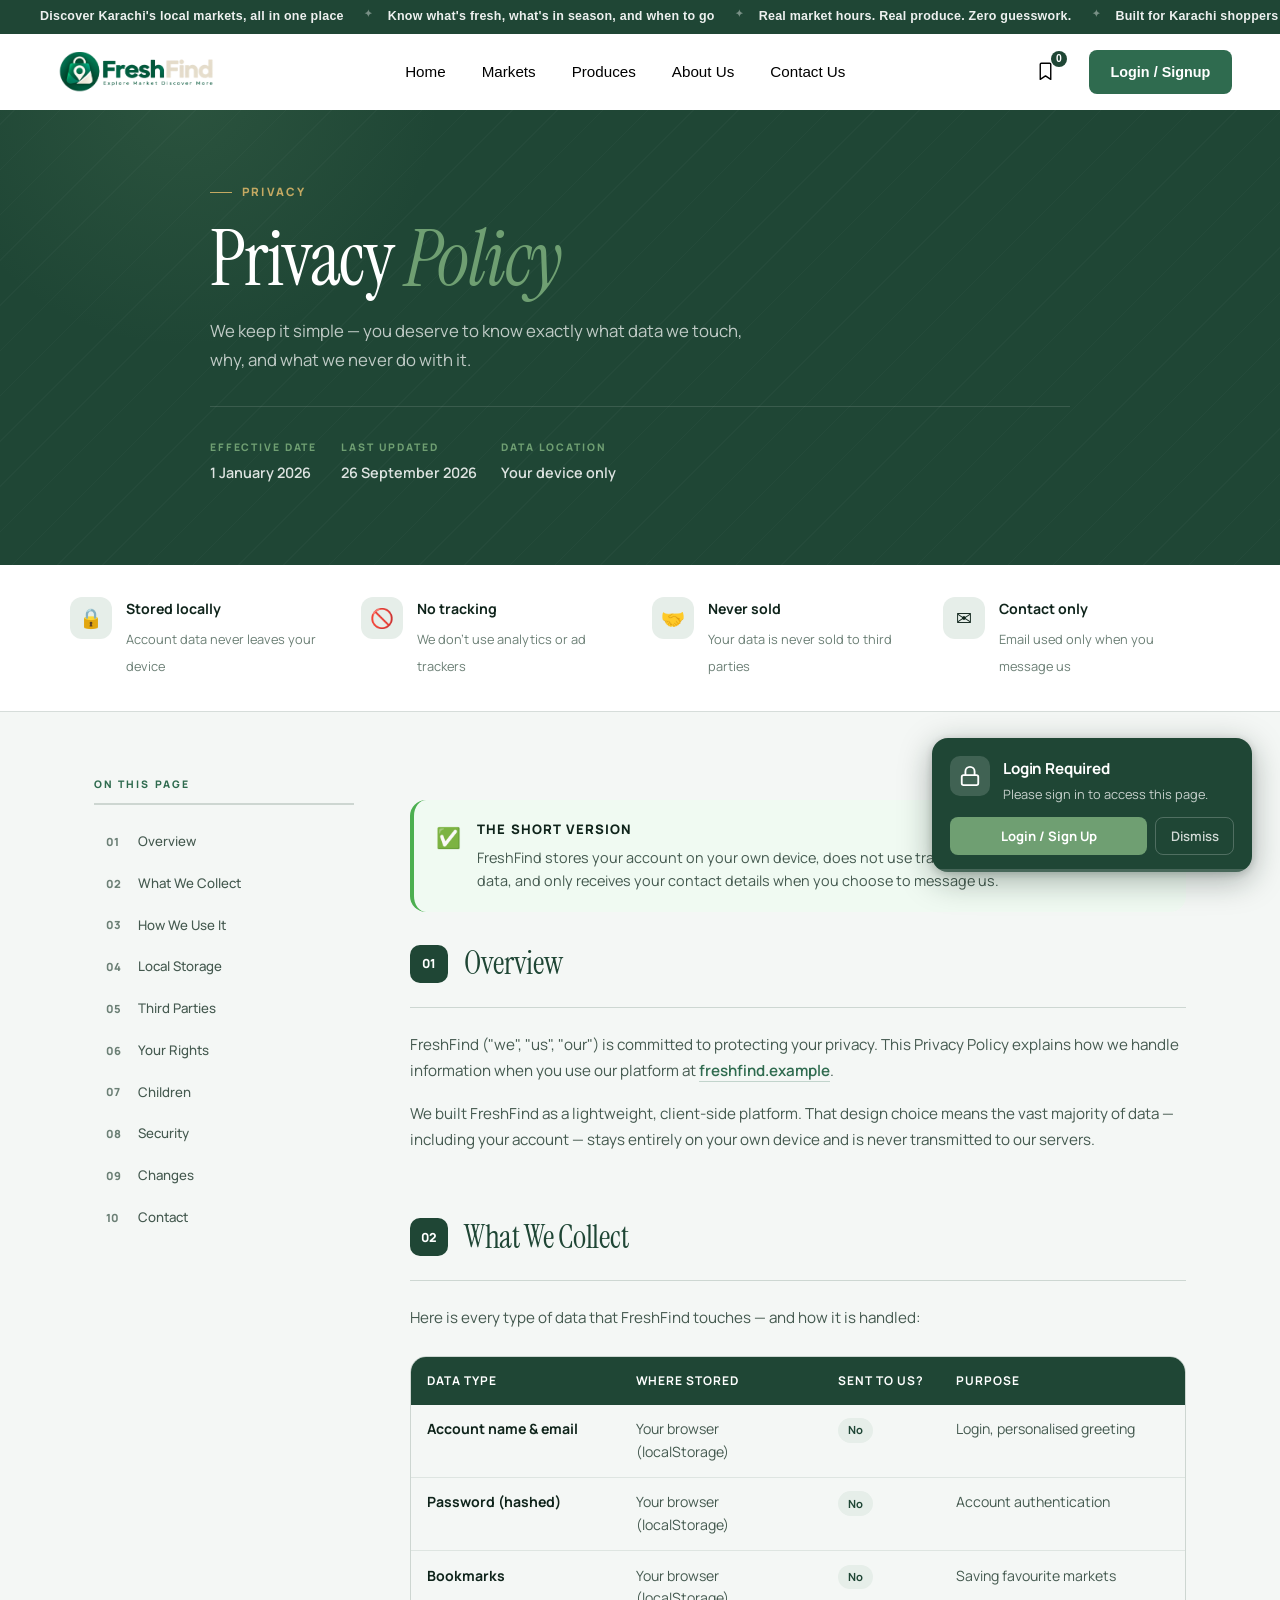
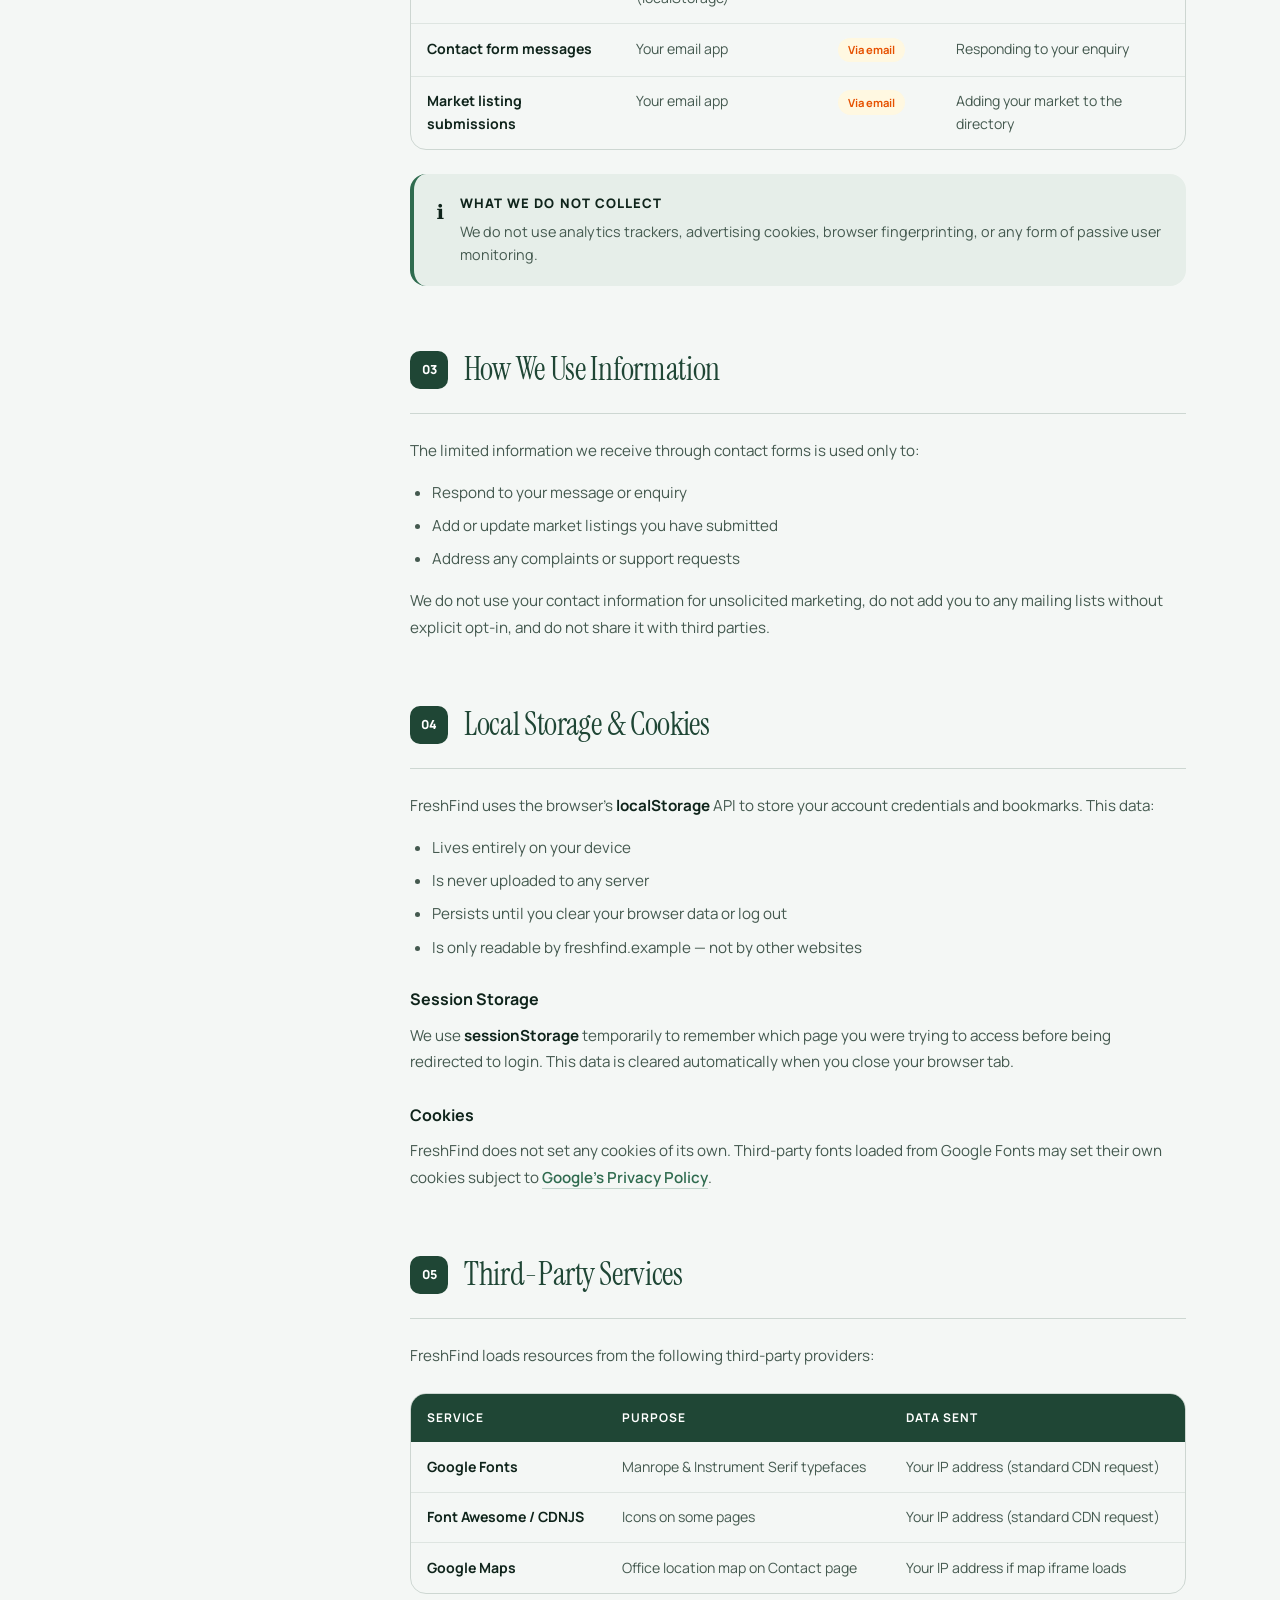
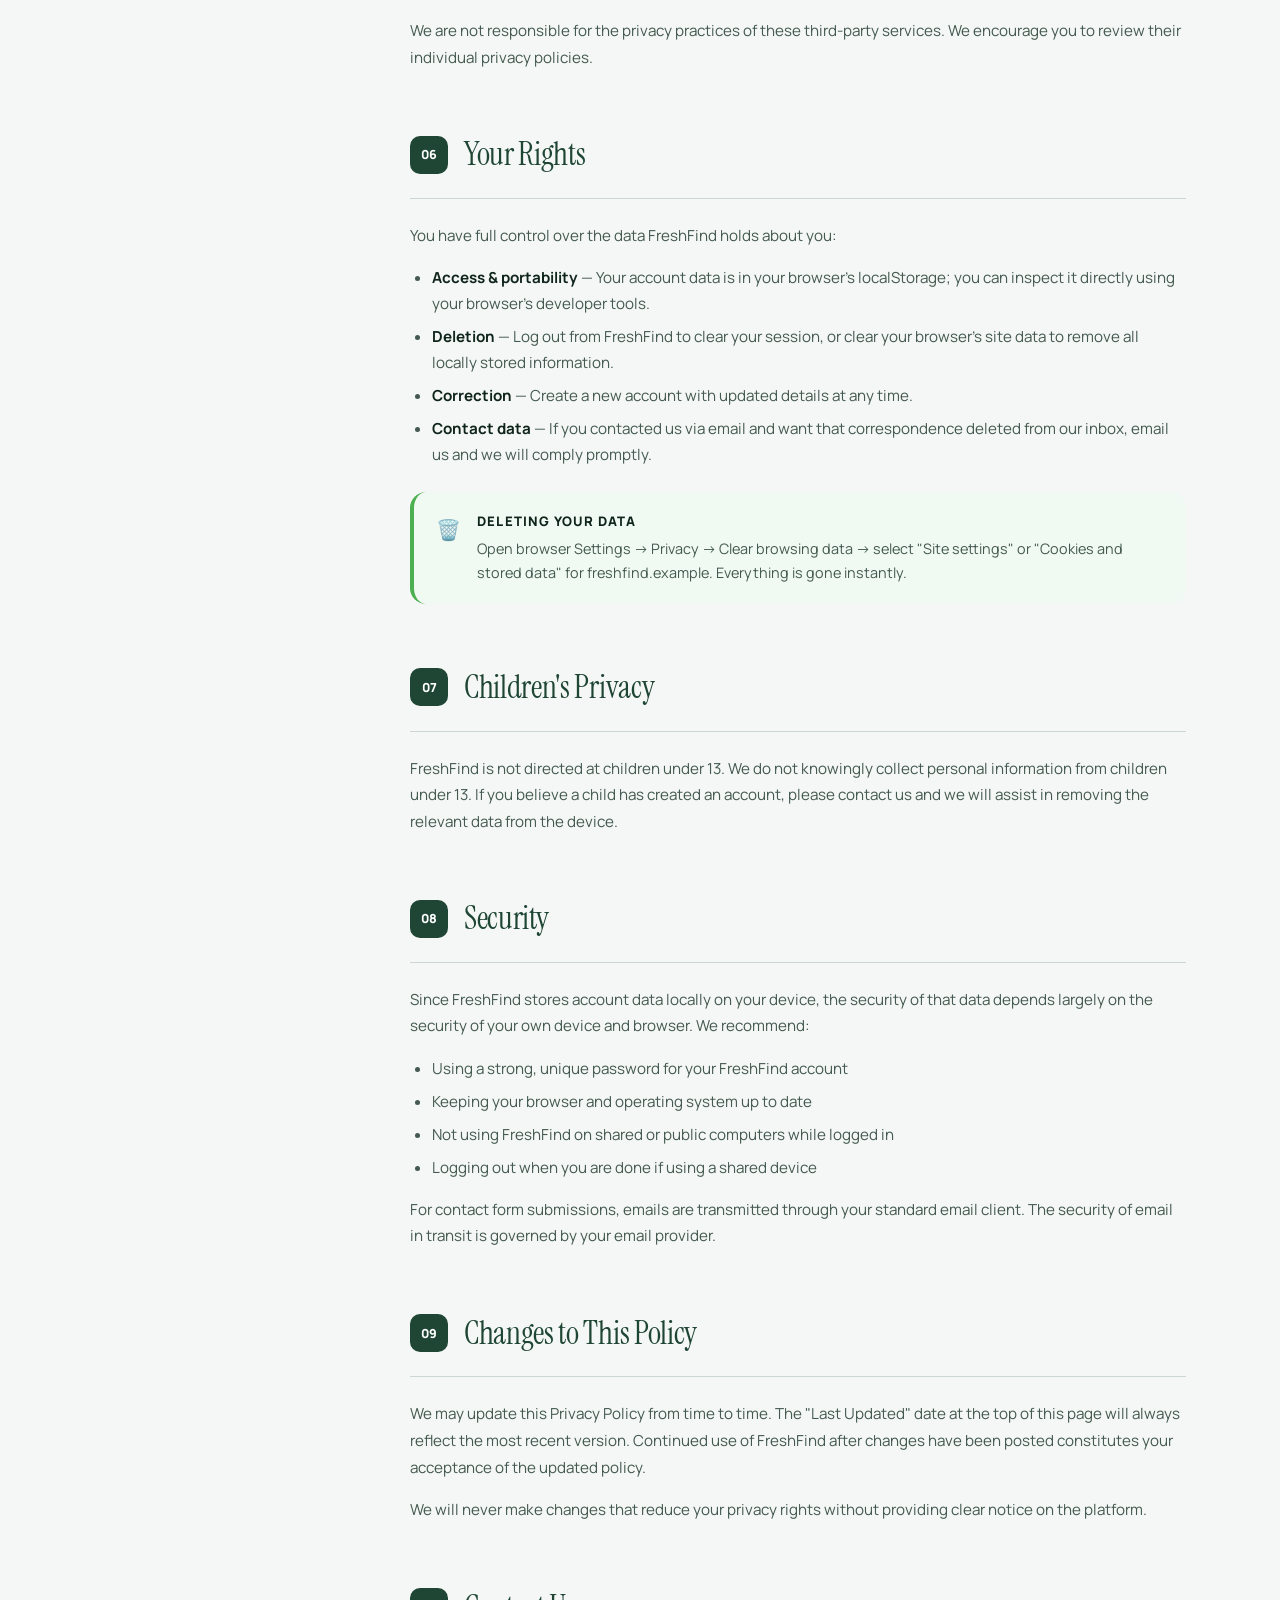
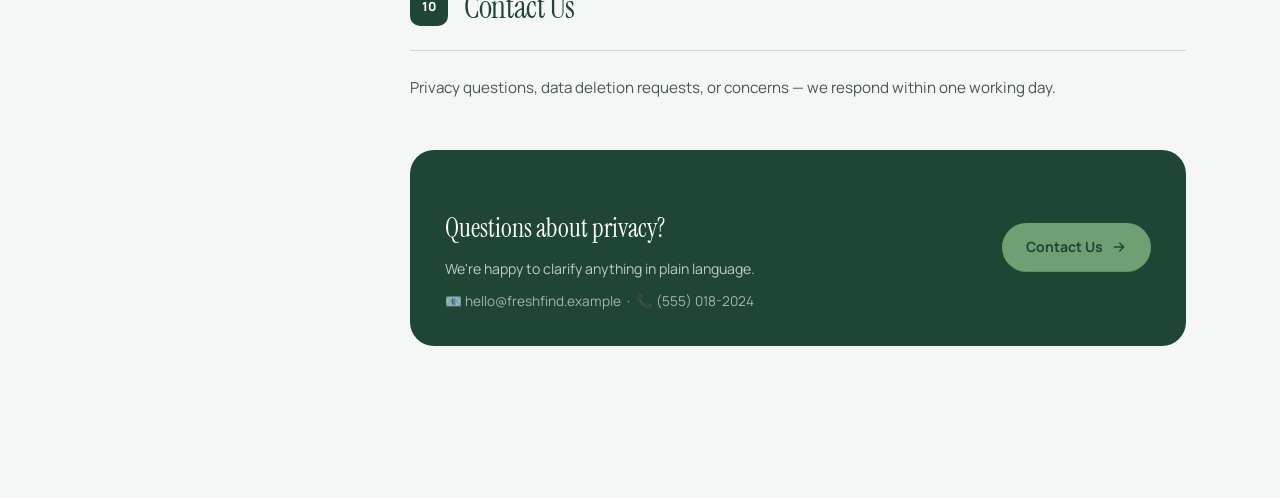
<file: privacy-policy.html>
<!DOCTYPE html>
<html lang="en">
<head>
<meta charset="UTF-8">
<meta name="viewport" content="width=device-width, initial-scale=1.0">
<title>Privacy Policy | FreshFind</title>
<meta name="description" content="FreshFind's Privacy Policy — how we collect, use, and protect your information.">
<link rel="icon" href="data:image/svg+xml,<svg xmlns=%22http://www.w3.org/2000/svg%22 viewBox=%220 0 100 100%22><text y=%22.9em%22 font-size=%2290%22>🥬</text></svg>">
<link rel="preconnect" href="https://fonts.googleapis.com">
<link rel="preconnect" href="https://fonts.gstatic.com" crossorigin>
<link href="https://fonts.googleapis.com/css2?family=Instrument+Serif:ital@0;1&family=Manrope:wght@400;500;600;700;800&display=swap" rel="stylesheet">
<link rel="stylesheet" href="css/navbar.css">
<link rel="stylesheet" href="css/privacy.css">
</head>
<body>

<div class="priv-progress" id="privProgress"></div>

<!-- TICKER -->
<div class="ff-ticker" id="ffTicker">
  <span class="sr-only">FreshFind helps you discover Karachi's local markets.</span>
  <div class="ff-ticker__track" aria-hidden="true">
    <span class="ff-ticker__item">Discover Karachi's local markets, all in one place</span>
    <span class="ff-ticker__item">Know what's fresh, what's in season, and when to go</span>
    <span class="ff-ticker__item">Real market hours. Real produce. Zero guesswork.</span>
    <span class="ff-ticker__item">Built for Karachi shoppers who want it fresh, not stale</span>
    <span class="ff-ticker__item">Discover Karachi's local markets, all in one place</span>
    <span class="ff-ticker__item">Know what's fresh, what's in season, and when to go</span>
    <span class="ff-ticker__item">Real market hours. Real produce. Zero guesswork.</span>
    <span class="ff-ticker__item">Built for Karachi shoppers who want it fresh, not stale</span>
  </div>
</div>

<!-- NAVBAR -->
<header class="ff-navbar" id="ffNavbar" data-ff-state="top">
  <div class="ff-navbar__inner">
    <a href="index.html" class="ff-navbar__logo" aria-label="FreshFind home">
      <img src="images/navbar/logo.png" alt="FreshFind">
    </a>
    <nav class="ff-navbar__nav" aria-label="Primary">
      <ul class="ff-navbar__links">
        <li><a href="index.html" class="ff-navbar__link" data-ff-nav-link>Home</a></li>
        <li><a href="index.html#markets" class="ff-navbar__link" data-ff-nav-link>Markets</a></li>
        <li><a href="index.html#produces" class="ff-navbar__link" data-ff-nav-link>Produces</a></li>
        <li><a href="about.html" class="ff-navbar__link" data-ff-nav-link>About Us</a></li>
        <li><a href="contact.html" class="ff-navbar__link" data-ff-nav-link>Contact Us</a></li>
      </ul>
    </nav>
    <div class="ff-navbar__actions">
      <button type="button" class="ff-navbar__bookmark" id="ffBookmarkBtn" aria-label="View saved items (0)">
        <svg class="ff-navbar__bookmark-icon" viewBox="0 0 24 24" fill="none" aria-hidden="true">
          <path d="M6 3.75C6 3.05964 6.55964 2.5 7.25 2.5H16.75C17.4404 2.5 18 3.05964 18 3.75V21L12 17L6 21V3.75Z" stroke="currentColor" stroke-width="1.6" stroke-linejoin="round"/>
        </svg>
        <span class="ff-navbar__bookmark-badge" id="ffBookmarkCount" data-ff-count>0</span>
      </button>
      <a href="freshfind-login.html" class="ff-navbar__auth">Login / Signup</a>
      <button type="button" class="ff-navbar__hamburger" id="ffHamburgerBtn" aria-label="Open menu" aria-expanded="false" aria-controls="ffMobileMenu">
        <span class="ff-navbar__hamburger-line"></span>
        <span class="ff-navbar__hamburger-line"></span>
        <span class="ff-navbar__hamburger-line"></span>
      </button>
    </div>
  </div>
  <nav class="ff-mobile-menu" id="ffMobileMenu" aria-label="Mobile" hidden>
    <ul class="ff-mobile-menu__links">
      <li><a href="index.html" class="ff-mobile-menu__link" data-ff-nav-link>Home</a></li>
      <li><a href="index.html#markets" class="ff-mobile-menu__link" data-ff-nav-link>Markets</a></li>
      <li><a href="index.html#produces" class="ff-mobile-menu__link" data-ff-nav-link>Produces</a></li>
      <li><a href="about.html" class="ff-mobile-menu__link" data-ff-nav-link>About Us</a></li>
      <li><a href="contact.html" class="ff-mobile-menu__link" data-ff-nav-link>Contact Us</a></li>
    </ul>
    <a href="freshfind-login.html" class="ff-mobile-menu__auth">Login / Signup</a>
  </nav>
</header>

<!-- HERO -->
<section class="priv-hero">
  <div class="priv-hero__inner">
    <span class="priv-hero__eyebrow">Privacy</span>
    <h1>Privacy <em>Policy</em></h1>
    <p class="priv-hero__sub">We keep it simple — you deserve to know exactly what data we touch, why, and what we never do with it.</p>
    <div class="priv-hero__meta">
      <div class="priv-hero__meta-item">
        <span class="priv-hero__meta-label">Effective Date</span>
        <span class="priv-hero__meta-val">1 January 2026</span>
      </div>
      <div class="priv-hero__meta-item">
        <span class="priv-hero__meta-label">Last Updated</span>
        <span class="priv-hero__meta-val">26 September 2026</span>
      </div>
      <div class="priv-hero__meta-item">
        <span class="priv-hero__meta-label">Data Location</span>
        <span class="priv-hero__meta-val">Your device only</span>
      </div>
    </div>
  </div>
</section>

<!-- AT A GLANCE -->
<div class="priv-glance">
  <div class="priv-glance__inner">
    <div class="priv-glance__item">
      <div class="priv-glance__icon">🔒</div>
      <div class="priv-glance__text">
        <strong>Stored locally</strong>
        <span>Account data never leaves your device</span>
      </div>
    </div>
    <div class="priv-glance__item">
      <div class="priv-glance__icon">🚫</div>
      <div class="priv-glance__text">
        <strong>No tracking</strong>
        <span>We don't use analytics or ad trackers</span>
      </div>
    </div>
    <div class="priv-glance__item">
      <div class="priv-glance__icon">🤝</div>
      <div class="priv-glance__text">
        <strong>Never sold</strong>
        <span>Your data is never sold to third parties</span>
      </div>
    </div>
    <div class="priv-glance__item">
      <div class="priv-glance__icon">✉️</div>
      <div class="priv-glance__text">
        <strong>Contact only</strong>
        <span>Email used only when you message us</span>
      </div>
    </div>
  </div>
</div>

<!-- BODY -->
<div class="priv-wrap">

  <!-- TOC -->
  <aside class="priv-toc" aria-label="Table of contents">
    <p class="priv-toc__title">On this page</p>
    <ul class="priv-toc__list">
      <li><a href="#overview"><span class="priv-toc__num">01</span> Overview</a></li>
      <li><a href="#what-we-collect"><span class="priv-toc__num">02</span> What We Collect</a></li>
      <li><a href="#how-we-use"><span class="priv-toc__num">03</span> How We Use It</a></li>
      <li><a href="#local-storage"><span class="priv-toc__num">04</span> Local Storage</a></li>
      <li><a href="#third-parties"><span class="priv-toc__num">05</span> Third Parties</a></li>
      <li><a href="#your-rights"><span class="priv-toc__num">06</span> Your Rights</a></li>
      <li><a href="#children"><span class="priv-toc__num">07</span> Children</a></li>
      <li><a href="#security"><span class="priv-toc__num">08</span> Security</a></li>
      <li><a href="#changes-priv"><span class="priv-toc__num">09</span> Changes</a></li>
      <li><a href="#contact-priv"><span class="priv-toc__num">10</span> Contact</a></li>
    </ul>
  </aside>

  <!-- CONTENT -->
  <main class="priv-content" id="main">

    <div class="priv-callout priv-callout--good">
      <span class="priv-callout__icon">✅</span>
      <div class="priv-callout__text">
        <strong>The short version</strong>
        FreshFind stores your account on your own device, does not use tracking cookies, never sells your data, and only receives your contact details when you choose to message us.
      </div>
    </div>

    <!-- 01 -->
    <section id="overview">
      <div class="priv-section-head">
        <div class="priv-section-num">01</div>
        <h2>Overview</h2>
      </div>
      <p>FreshFind ("we", "us", "our") is committed to protecting your privacy. This Privacy Policy explains how we handle information when you use our platform at <a href="index.html">freshfind.example</a>.</p>
      <p>We built FreshFind as a lightweight, client-side platform. That design choice means the vast majority of data — including your account — stays entirely on your own device and is never transmitted to our servers.</p>
    </section>

    <!-- 02 -->
    <section id="what-we-collect">
      <div class="priv-section-head">
        <div class="priv-section-num">02</div>
        <h2>What We Collect</h2>
      </div>
      <p>Here is every type of data that FreshFind touches — and how it is handled:</p>

      <div class="priv-table-wrap">
        <table class="priv-table">
          <thead>
            <tr>
              <th>Data Type</th>
              <th>Where Stored</th>
              <th>Sent to Us?</th>
              <th>Purpose</th>
            </tr>
          </thead>
          <tbody>
            <tr>
              <td><strong>Account name &amp; email</strong></td>
              <td>Your browser (localStorage)</td>
              <td><span class="priv-badge">No</span></td>
              <td>Login, personalised greeting</td>
            </tr>
            <tr>
              <td><strong>Password (hashed)</strong></td>
              <td>Your browser (localStorage)</td>
              <td><span class="priv-badge">No</span></td>
              <td>Account authentication</td>
            </tr>
            <tr>
              <td><strong>Bookmarks</strong></td>
              <td>Your browser (localStorage)</td>
              <td><span class="priv-badge">No</span></td>
              <td>Saving favourite markets</td>
            </tr>
            <tr>
              <td><strong>Contact form messages</strong></td>
              <td>Your email app</td>
              <td><span class="priv-badge priv-badge--amber">Via email</span></td>
              <td>Responding to your enquiry</td>
            </tr>
            <tr>
              <td><strong>Market listing submissions</strong></td>
              <td>Your email app</td>
              <td><span class="priv-badge priv-badge--amber">Via email</span></td>
              <td>Adding your market to the directory</td>
            </tr>
          </tbody>
        </table>
      </div>

      <div class="priv-callout">
        <span class="priv-callout__icon">ℹ️</span>
        <div class="priv-callout__text">
          <strong>What we do NOT collect</strong>
          We do not use analytics trackers, advertising cookies, browser fingerprinting, or any form of passive user monitoring.
        </div>
      </div>
    </section>

    <!-- 03 -->
    <section id="how-we-use">
      <div class="priv-section-head">
        <div class="priv-section-num">03</div>
        <h2>How We Use Information</h2>
      </div>
      <p>The limited information we receive through contact forms is used only to:</p>
      <ul>
        <li>Respond to your message or enquiry</li>
        <li>Add or update market listings you have submitted</li>
        <li>Address any complaints or support requests</li>
      </ul>
      <p>We do not use your contact information for unsolicited marketing, do not add you to any mailing lists without explicit opt-in, and do not share it with third parties.</p>
    </section>

    <!-- 04 -->
    <section id="local-storage">
      <div class="priv-section-head">
        <div class="priv-section-num">04</div>
        <h2>Local Storage &amp; Cookies</h2>
      </div>
      <p>FreshFind uses the browser's <strong>localStorage</strong> API to store your account credentials and bookmarks. This data:</p>
      <ul>
        <li>Lives entirely on your device</li>
        <li>Is never uploaded to any server</li>
        <li>Persists until you clear your browser data or log out</li>
        <li>Is only readable by freshfind.example — not by other websites</li>
      </ul>
      <h3>Session Storage</h3>
      <p>We use <strong>sessionStorage</strong> temporarily to remember which page you were trying to access before being redirected to login. This data is cleared automatically when you close your browser tab.</p>
      <h3>Cookies</h3>
      <p>FreshFind does not set any cookies of its own. Third-party fonts loaded from Google Fonts may set their own cookies subject to <a href="https://policies.google.com/privacy" target="_blank" rel="noopener">Google's Privacy Policy</a>.</p>
    </section>

    <!-- 05 -->
    <section id="third-parties">
      <div class="priv-section-head">
        <div class="priv-section-num">05</div>
        <h2>Third-Party Services</h2>
      </div>
      <p>FreshFind loads resources from the following third-party providers:</p>

      <div class="priv-table-wrap">
        <table class="priv-table">
          <thead>
            <tr>
              <th>Service</th>
              <th>Purpose</th>
              <th>Data Sent</th>
            </tr>
          </thead>
          <tbody>
            <tr>
              <td><strong>Google Fonts</strong></td>
              <td>Manrope &amp; Instrument Serif typefaces</td>
              <td>Your IP address (standard CDN request)</td>
            </tr>
            <tr>
              <td><strong>Font Awesome / CDNJS</strong></td>
              <td>Icons on some pages</td>
              <td>Your IP address (standard CDN request)</td>
            </tr>
            <tr>
              <td><strong>Google Maps</strong></td>
              <td>Office location map on Contact page</td>
              <td>Your IP address if map iframe loads</td>
            </tr>
          </tbody>
        </table>
      </div>

      <p>We are not responsible for the privacy practices of these third-party services. We encourage you to review their individual privacy policies.</p>
    </section>

    <!-- 06 -->
    <section id="your-rights">
      <div class="priv-section-head">
        <div class="priv-section-num">06</div>
        <h2>Your Rights</h2>
      </div>
      <p>You have full control over the data FreshFind holds about you:</p>
      <ul>
        <li><strong>Access &amp; portability</strong> — Your account data is in your browser's localStorage; you can inspect it directly using your browser's developer tools.</li>
        <li><strong>Deletion</strong> — Log out from FreshFind to clear your session, or clear your browser's site data to remove all locally stored information.</li>
        <li><strong>Correction</strong> — Create a new account with updated details at any time.</li>
        <li><strong>Contact data</strong> — If you contacted us via email and want that correspondence deleted from our inbox, email us and we will comply promptly.</li>
      </ul>
      <div class="priv-callout priv-callout--good">
        <span class="priv-callout__icon">🗑️</span>
        <div class="priv-callout__text">
          <strong>Deleting your data</strong>
          Open browser Settings → Privacy → Clear browsing data → select "Site settings" or "Cookies and stored data" for freshfind.example. Everything is gone instantly.
        </div>
      </div>
    </section>

    <!-- 07 -->
    <section id="children">
      <div class="priv-section-head">
        <div class="priv-section-num">07</div>
        <h2>Children's Privacy</h2>
      </div>
      <p>FreshFind is not directed at children under 13. We do not knowingly collect personal information from children under 13. If you believe a child has created an account, please contact us and we will assist in removing the relevant data from the device.</p>
    </section>

    <!-- 08 -->
    <section id="security">
      <div class="priv-section-head">
        <div class="priv-section-num">08</div>
        <h2>Security</h2>
      </div>
      <p>Since FreshFind stores account data locally on your device, the security of that data depends largely on the security of your own device and browser. We recommend:</p>
      <ul>
        <li>Using a strong, unique password for your FreshFind account</li>
        <li>Keeping your browser and operating system up to date</li>
        <li>Not using FreshFind on shared or public computers while logged in</li>
        <li>Logging out when you are done if using a shared device</li>
      </ul>
      <p>For contact form submissions, emails are transmitted through your standard email client. The security of email in transit is governed by your email provider.</p>
    </section>

    <!-- 09 -->
    <section id="changes-priv">
      <div class="priv-section-head">
        <div class="priv-section-num">09</div>
        <h2>Changes to This Policy</h2>
      </div>
      <p>We may update this Privacy Policy from time to time. The "Last Updated" date at the top of this page will always reflect the most recent version. Continued use of FreshFind after changes have been posted constitutes your acceptance of the updated policy.</p>
      <p>We will never make changes that reduce your privacy rights without providing clear notice on the platform.</p>
    </section>

    <!-- 10 -->
    <section id="contact-priv">
      <div class="priv-section-head">
        <div class="priv-section-num">10</div>
        <h2>Contact Us</h2>
      </div>
      <p>Privacy questions, data deletion requests, or concerns — we respond within one working day.</p>

      <div class="priv-contact-card">
        <div>
          <h3>Questions about privacy?</h3>
          <p>We're happy to clarify anything in plain language.</p>
          <p style="margin-top:.5rem;font-size:.85rem;color:rgba(255,255,255,.6);">
            📧 hello@freshfind.example &nbsp;·&nbsp; 📞 (555) 018-2024
          </p>
        </div>
        <a href="contact.html" class="btn-priv">
          Contact Us
          <svg width="16" height="16" viewBox="0 0 24 24" fill="none" stroke="currentColor" stroke-width="2" stroke-linecap="round" stroke-linejoin="round" aria-hidden="true"><path d="M5 12h14M13 6l6 6-6 6"/></svg>
        </a>
      </div>
    </section>

  </main>
</div>

<button class="back-to-top-priv" id="backToTopPriv" aria-label="Back to top">
  <svg width="18" height="18" viewBox="0 0 24 24" fill="none" stroke="currentColor" stroke-width="2" stroke-linecap="round" stroke-linejoin="round"><path d="M12 19V5M6 11l6-6 6 6"/></svg>
</button>

<script src="js/auth-gate.js"></script>
<script src="js/navbar.js" defer></script>
<script src="js/privacy.js" defer></script>
</body>
</html>
</file>
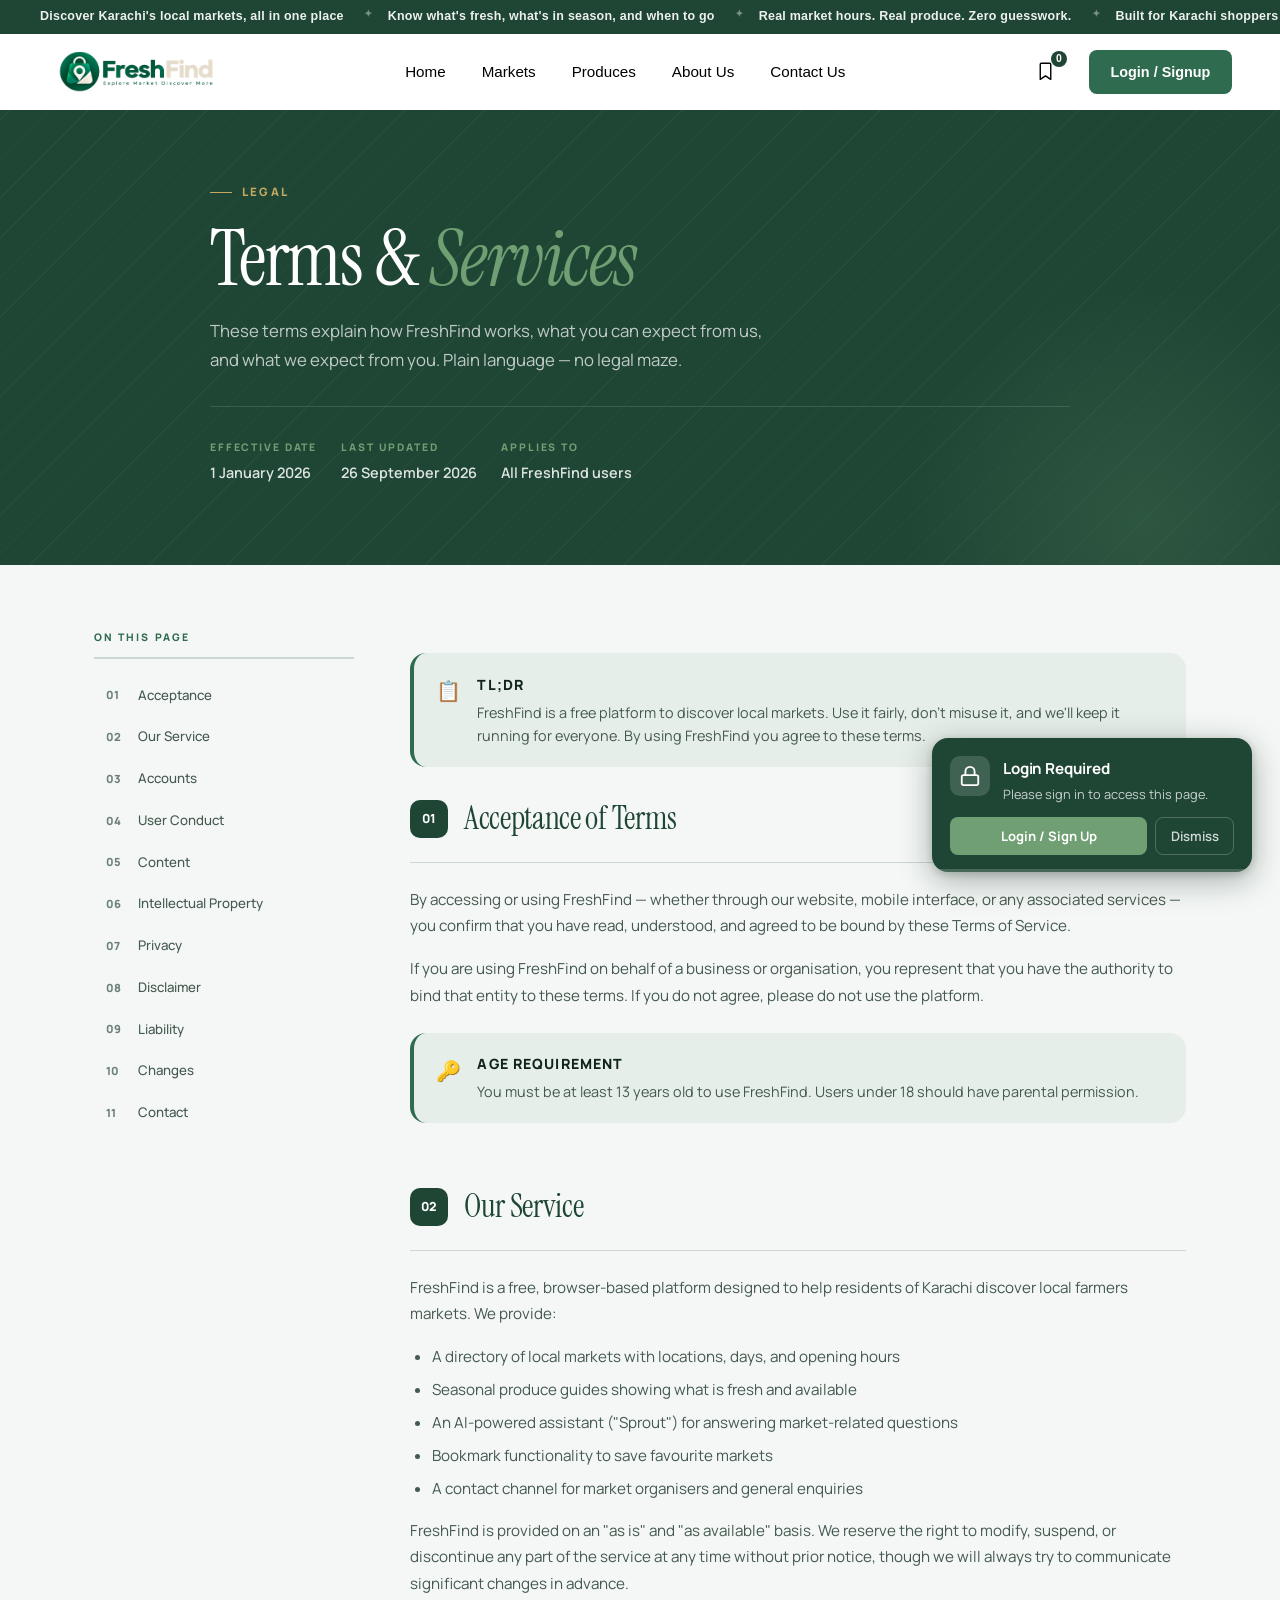
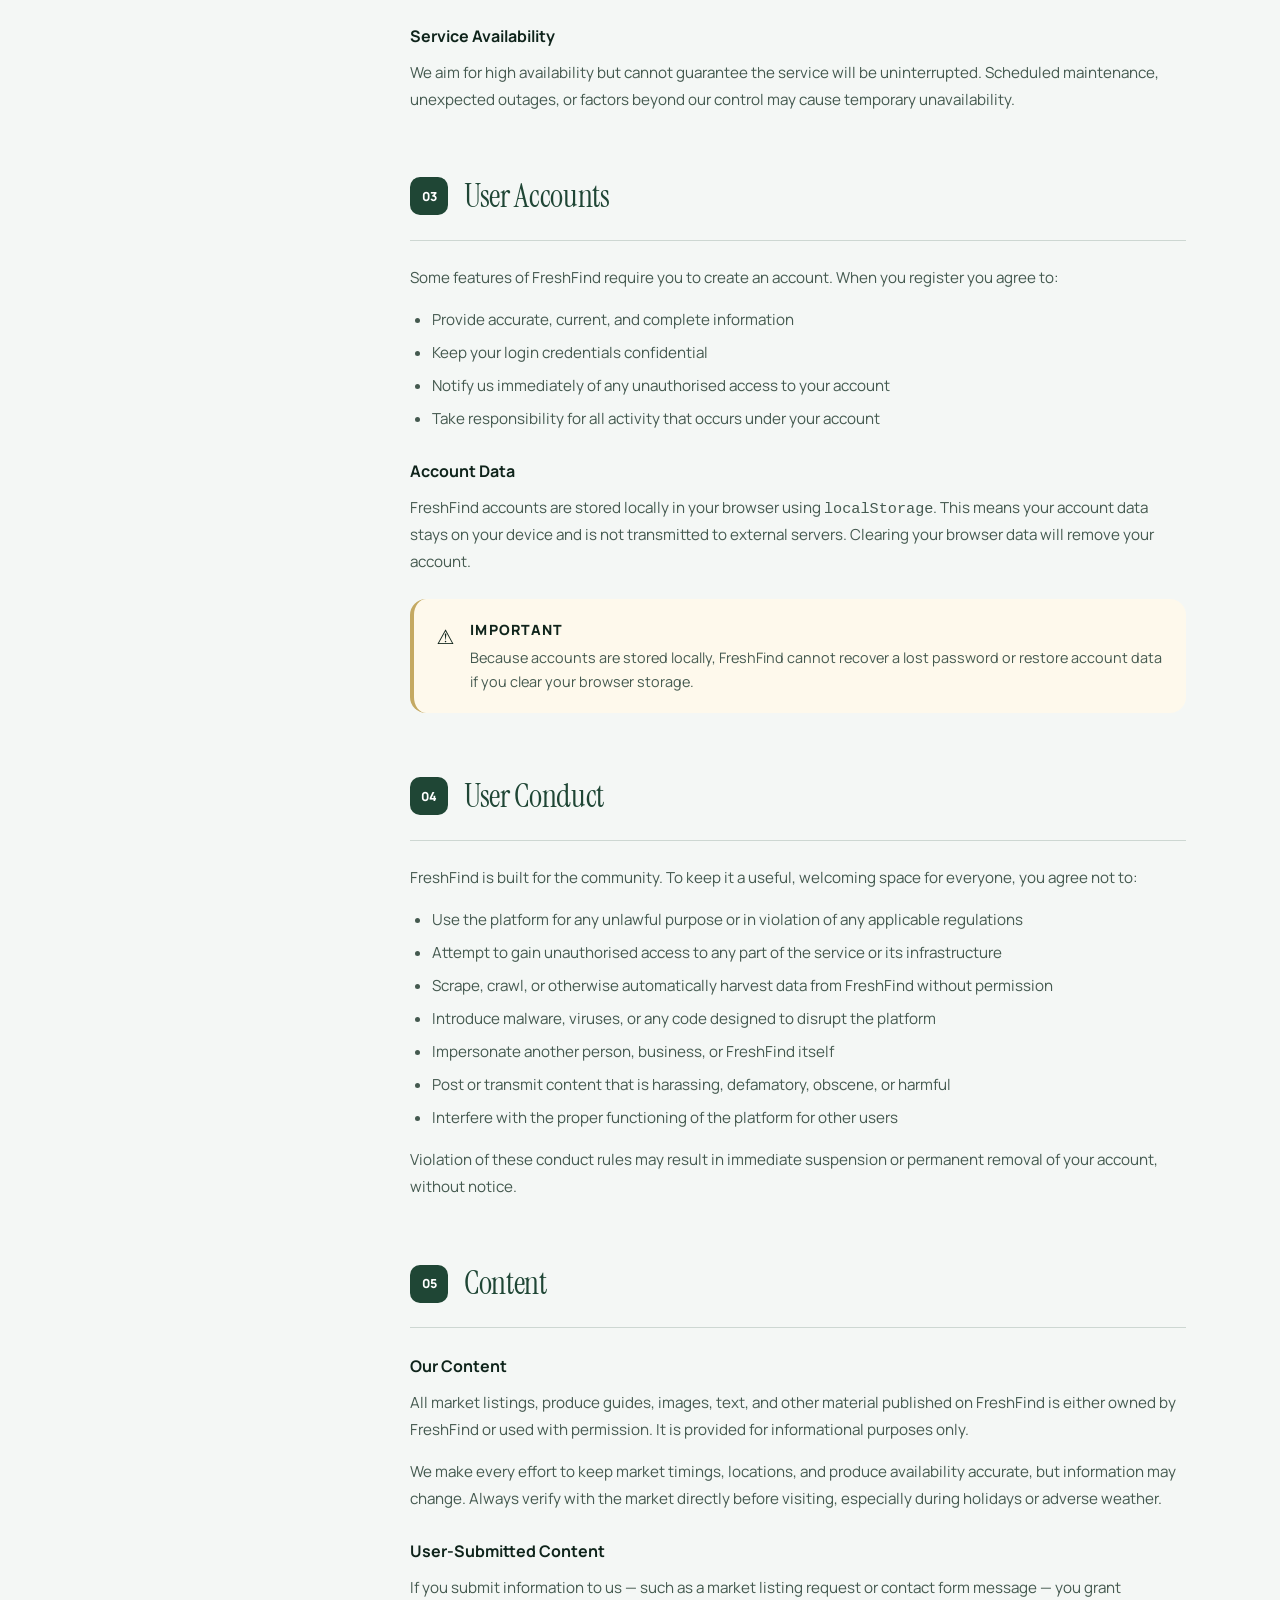
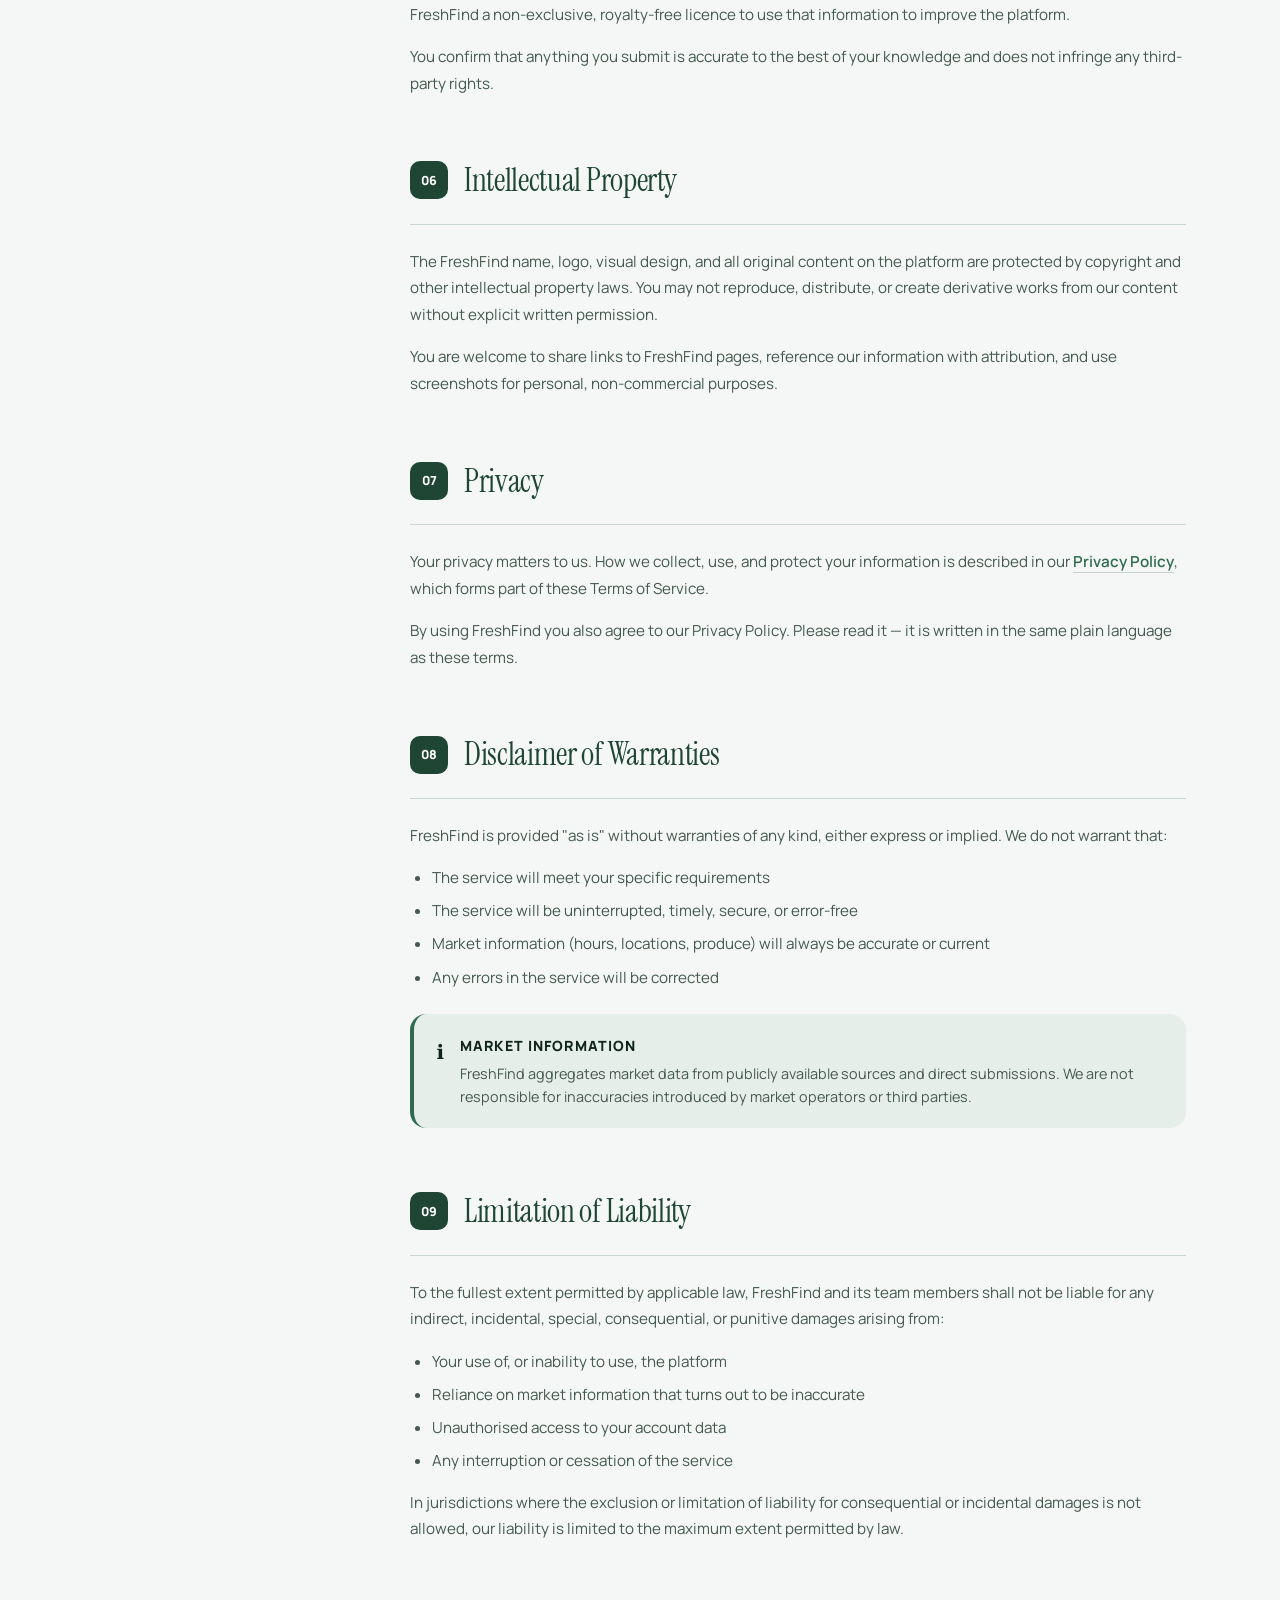
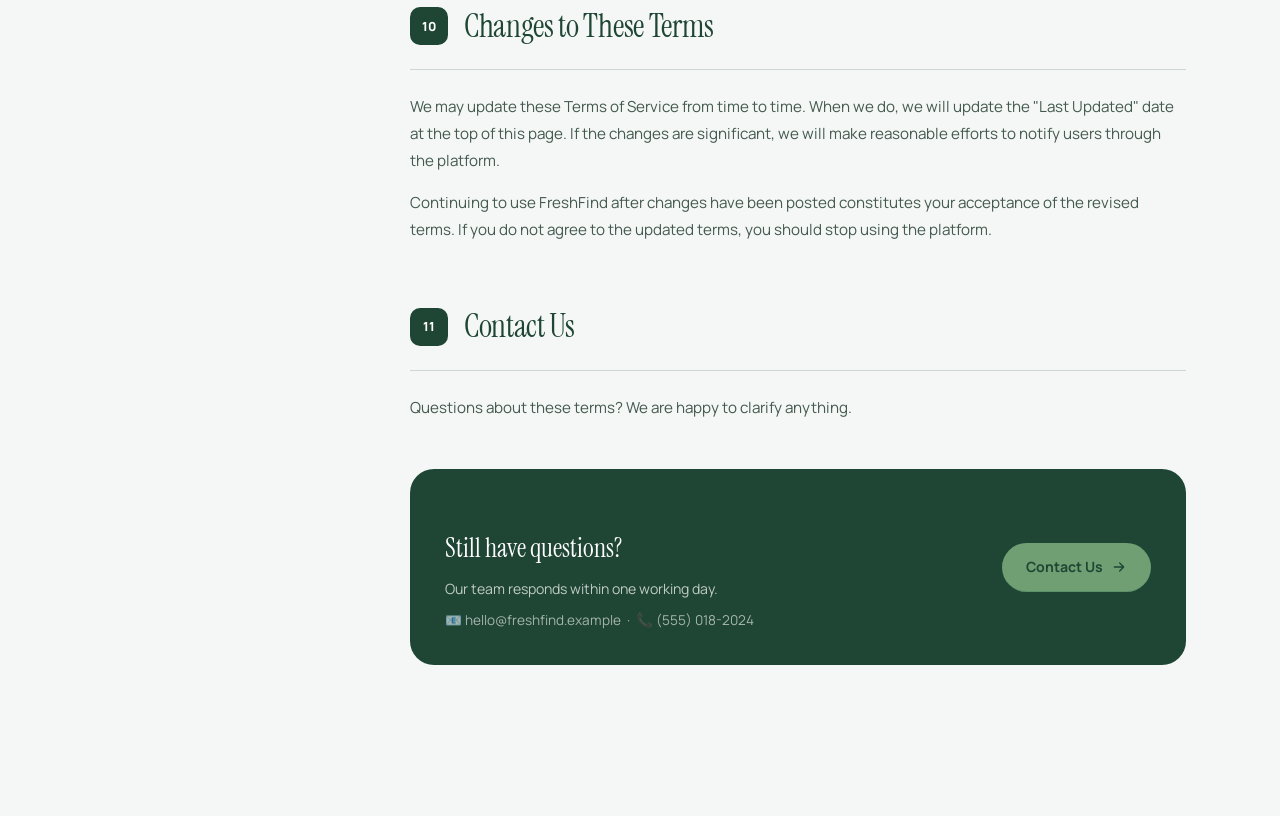
<file: terms-and-services.html>
<!DOCTYPE html>
<html lang="en">
<head>
<meta charset="UTF-8">
<meta name="viewport" content="width=device-width, initial-scale=1.0">
<title>Terms & Services | FreshFind</title>
<meta name="description" content="Read FreshFind's Terms of Service — the rules, rights, and responsibilities that govern your use of our platform.">
<link rel="icon" href="data:image/svg+xml,<svg xmlns=%22http://www.w3.org/2000/svg%22 viewBox=%220 0 100 100%22><text y=%22.9em%22 font-size=%2290%22>🥬</text></svg>">
<link rel="preconnect" href="https://fonts.googleapis.com">
<link rel="preconnect" href="https://fonts.gstatic.com" crossorigin>
<link href="https://fonts.googleapis.com/css2?family=Instrument+Serif:ital@0;1&family=Manrope:wght@400;500;600;700;800&display=swap" rel="stylesheet">
<link rel="stylesheet" href="css/navbar.css">
<link rel="stylesheet" href="css/terms.css">
</head>
<body>

<div class="legal-progress" id="legalProgress"></div>

<!-- TICKER -->
<div class="ff-ticker" id="ffTicker">
  <span class="sr-only">FreshFind helps you discover Karachi's local markets.</span>
  <div class="ff-ticker__track" aria-hidden="true">
    <span class="ff-ticker__item">Discover Karachi's local markets, all in one place</span>
    <span class="ff-ticker__item">Know what's fresh, what's in season, and when to go</span>
    <span class="ff-ticker__item">Real market hours. Real produce. Zero guesswork.</span>
    <span class="ff-ticker__item">Built for Karachi shoppers who want it fresh, not stale</span>
    <span class="ff-ticker__item">Discover Karachi's local markets, all in one place</span>
    <span class="ff-ticker__item">Know what's fresh, what's in season, and when to go</span>
    <span class="ff-ticker__item">Real market hours. Real produce. Zero guesswork.</span>
    <span class="ff-ticker__item">Built for Karachi shoppers who want it fresh, not stale</span>
  </div>
</div>

<!-- NAVBAR -->
<header class="ff-navbar" id="ffNavbar" data-ff-state="top">
  <div class="ff-navbar__inner">
    <a href="index.html" class="ff-navbar__logo" aria-label="FreshFind home">
      <img src="images/navbar/logo.png" alt="FreshFind">
    </a>
    <nav class="ff-navbar__nav" aria-label="Primary">
      <ul class="ff-navbar__links">
        <li><a href="index.html" class="ff-navbar__link" data-ff-nav-link>Home</a></li>
        <li><a href="index.html#markets" class="ff-navbar__link" data-ff-nav-link>Markets</a></li>
        <li><a href="index.html#produces" class="ff-navbar__link" data-ff-nav-link>Produces</a></li>
        <li><a href="about.html" class="ff-navbar__link" data-ff-nav-link>About Us</a></li>
        <li><a href="contact.html" class="ff-navbar__link" data-ff-nav-link>Contact Us</a></li>
      </ul>
    </nav>
    <div class="ff-navbar__actions">
      <button type="button" class="ff-navbar__bookmark" id="ffBookmarkBtn" aria-label="View saved items (0)">
        <svg class="ff-navbar__bookmark-icon" viewBox="0 0 24 24" fill="none" aria-hidden="true">
          <path d="M6 3.75C6 3.05964 6.55964 2.5 7.25 2.5H16.75C17.4404 2.5 18 3.05964 18 3.75V21L12 17L6 21V3.75Z" stroke="currentColor" stroke-width="1.6" stroke-linejoin="round"/>
        </svg>
        <span class="ff-navbar__bookmark-badge" id="ffBookmarkCount" data-ff-count>0</span>
      </button>
      <a href="freshfind-login.html" class="ff-navbar__auth">Login / Signup</a>
      <button type="button" class="ff-navbar__hamburger" id="ffHamburgerBtn" aria-label="Open menu" aria-expanded="false" aria-controls="ffMobileMenu">
        <span class="ff-navbar__hamburger-line"></span>
        <span class="ff-navbar__hamburger-line"></span>
        <span class="ff-navbar__hamburger-line"></span>
      </button>
    </div>
  </div>
  <nav class="ff-mobile-menu" id="ffMobileMenu" aria-label="Mobile" hidden>
    <ul class="ff-mobile-menu__links">
      <li><a href="index.html" class="ff-mobile-menu__link" data-ff-nav-link>Home</a></li>
      <li><a href="index.html#markets" class="ff-mobile-menu__link" data-ff-nav-link>Markets</a></li>
      <li><a href="index.html#produces" class="ff-mobile-menu__link" data-ff-nav-link>Produces</a></li>
      <li><a href="about.html" class="ff-mobile-menu__link" data-ff-nav-link>About Us</a></li>
      <li><a href="contact.html" class="ff-mobile-menu__link" data-ff-nav-link>Contact Us</a></li>
    </ul>
    <a href="freshfind-login.html" class="ff-mobile-menu__auth">Login / Signup</a>
  </nav>
</header>

<!-- HERO -->
<section class="legal-hero">
  <div class="legal-hero__inner">
    <span class="legal-hero__eyebrow">Legal</span>
    <h1>Terms &amp; <em>Services</em></h1>
    <p style="color:rgba(255,255,255,.72);font-size:1.05rem;max-width:560px;margin-top:.8rem;line-height:1.7;">
      These terms explain how FreshFind works, what you can expect from us, and what we expect from you. Plain language — no legal maze.
    </p>
    <div class="legal-hero__meta">
      <div class="legal-hero__meta-item">
        <span class="legal-hero__meta-label">Effective Date</span>
        <span class="legal-hero__meta-val">1 January 2026</span>
      </div>
      <div class="legal-hero__meta-item">
        <span class="legal-hero__meta-label">Last Updated</span>
        <span class="legal-hero__meta-val">26 September 2026</span>
      </div>
      <div class="legal-hero__meta-item">
        <span class="legal-hero__meta-label">Applies To</span>
        <span class="legal-hero__meta-val">All FreshFind users</span>
      </div>
    </div>
  </div>
</section>

<!-- BODY -->
<div class="legal-wrap">

  <!-- TOC -->
  <aside class="legal-toc" aria-label="Table of contents">
    <p class="legal-toc__title">On this page</p>
    <ul class="legal-toc__list">
      <li><a href="#acceptance"><span class="legal-toc__num">01</span> Acceptance</a></li>
      <li><a href="#service"><span class="legal-toc__num">02</span> Our Service</a></li>
      <li><a href="#accounts"><span class="legal-toc__num">03</span> Accounts</a></li>
      <li><a href="#conduct"><span class="legal-toc__num">04</span> User Conduct</a></li>
      <li><a href="#content"><span class="legal-toc__num">05</span> Content</a></li>
      <li><a href="#ip"><span class="legal-toc__num">06</span> Intellectual Property</a></li>
      <li><a href="#privacy"><span class="legal-toc__num">07</span> Privacy</a></li>
      <li><a href="#disclaimer"><span class="legal-toc__num">08</span> Disclaimer</a></li>
      <li><a href="#liability"><span class="legal-toc__num">09</span> Liability</a></li>
      <li><a href="#changes"><span class="legal-toc__num">10</span> Changes</a></li>
      <li><a href="#contact-legal"><span class="legal-toc__num">11</span> Contact</a></li>
    </ul>
  </aside>

  <!-- CONTENT -->
  <main class="legal-content" id="main">

    <div class="legal-callout">
      <span class="legal-callout__icon">📋</span>
      <div class="legal-callout__text">
        <strong>TL;DR</strong>
        FreshFind is a free platform to discover local markets. Use it fairly, don't misuse it, and we'll keep it running for everyone. By using FreshFind you agree to these terms.
      </div>
    </div>

    <!-- 01 -->
    <section id="acceptance">
      <div class="legal-section-head">
        <div class="legal-section-num">01</div>
        <h2>Acceptance of Terms</h2>
      </div>
      <p>By accessing or using FreshFind — whether through our website, mobile interface, or any associated services — you confirm that you have read, understood, and agreed to be bound by these Terms of Service.</p>
      <p>If you are using FreshFind on behalf of a business or organisation, you represent that you have the authority to bind that entity to these terms. If you do not agree, please do not use the platform.</p>
      <div class="legal-callout">
        <span class="legal-callout__icon">🔑</span>
        <div class="legal-callout__text">
          <strong>Age Requirement</strong>
          You must be at least 13 years old to use FreshFind. Users under 18 should have parental permission.
        </div>
      </div>
    </section>

    <!-- 02 -->
    <section id="service">
      <div class="legal-section-head">
        <div class="legal-section-num">02</div>
        <h2>Our Service</h2>
      </div>
      <p>FreshFind is a free, browser-based platform designed to help residents of Karachi discover local farmers markets. We provide:</p>
      <ul>
        <li>A directory of local markets with locations, days, and opening hours</li>
        <li>Seasonal produce guides showing what is fresh and available</li>
        <li>An AI-powered assistant ("Sprout") for answering market-related questions</li>
        <li>Bookmark functionality to save favourite markets</li>
        <li>A contact channel for market organisers and general enquiries</li>
      </ul>
      <p>FreshFind is provided on an "as is" and "as available" basis. We reserve the right to modify, suspend, or discontinue any part of the service at any time without prior notice, though we will always try to communicate significant changes in advance.</p>
      <h3>Service Availability</h3>
      <p>We aim for high availability but cannot guarantee the service will be uninterrupted. Scheduled maintenance, unexpected outages, or factors beyond our control may cause temporary unavailability.</p>
    </section>

    <!-- 03 -->
    <section id="accounts">
      <div class="legal-section-head">
        <div class="legal-section-num">03</div>
        <h2>User Accounts</h2>
      </div>
      <p>Some features of FreshFind require you to create an account. When you register you agree to:</p>
      <ul>
        <li>Provide accurate, current, and complete information</li>
        <li>Keep your login credentials confidential</li>
        <li>Notify us immediately of any unauthorised access to your account</li>
        <li>Take responsibility for all activity that occurs under your account</li>
      </ul>
      <h3>Account Data</h3>
      <p>FreshFind accounts are stored locally in your browser using <code>localStorage</code>. This means your account data stays on your device and is not transmitted to external servers. Clearing your browser data will remove your account.</p>
      <div class="legal-callout--warn legal-callout">
        <span class="legal-callout__icon">⚠️</span>
        <div class="legal-callout__text">
          <strong>Important</strong>
          Because accounts are stored locally, FreshFind cannot recover a lost password or restore account data if you clear your browser storage.
        </div>
      </div>
    </section>

    <!-- 04 -->
    <section id="conduct">
      <div class="legal-section-head">
        <div class="legal-section-num">04</div>
        <h2>User Conduct</h2>
      </div>
      <p>FreshFind is built for the community. To keep it a useful, welcoming space for everyone, you agree not to:</p>
      <ul>
        <li>Use the platform for any unlawful purpose or in violation of any applicable regulations</li>
        <li>Attempt to gain unauthorised access to any part of the service or its infrastructure</li>
        <li>Scrape, crawl, or otherwise automatically harvest data from FreshFind without permission</li>
        <li>Introduce malware, viruses, or any code designed to disrupt the platform</li>
        <li>Impersonate another person, business, or FreshFind itself</li>
        <li>Post or transmit content that is harassing, defamatory, obscene, or harmful</li>
        <li>Interfere with the proper functioning of the platform for other users</li>
      </ul>
      <p>Violation of these conduct rules may result in immediate suspension or permanent removal of your account, without notice.</p>
    </section>

    <!-- 05 -->
    <section id="content">
      <div class="legal-section-head">
        <div class="legal-section-num">05</div>
        <h2>Content</h2>
      </div>
      <h3>Our Content</h3>
      <p>All market listings, produce guides, images, text, and other material published on FreshFind is either owned by FreshFind or used with permission. It is provided for informational purposes only.</p>
      <p>We make every effort to keep market timings, locations, and produce availability accurate, but information may change. Always verify with the market directly before visiting, especially during holidays or adverse weather.</p>
      <h3>User-Submitted Content</h3>
      <p>If you submit information to us — such as a market listing request or contact form message — you grant FreshFind a non-exclusive, royalty-free licence to use that information to improve the platform.</p>
      <p>You confirm that anything you submit is accurate to the best of your knowledge and does not infringe any third-party rights.</p>
    </section>

    <!-- 06 -->
    <section id="ip">
      <div class="legal-section-head">
        <div class="legal-section-num">06</div>
        <h2>Intellectual Property</h2>
      </div>
      <p>The FreshFind name, logo, visual design, and all original content on the platform are protected by copyright and other intellectual property laws. You may not reproduce, distribute, or create derivative works from our content without explicit written permission.</p>
      <p>You are welcome to share links to FreshFind pages, reference our information with attribution, and use screenshots for personal, non-commercial purposes.</p>
    </section>

    <!-- 07 -->
    <section id="privacy">
      <div class="legal-section-head">
        <div class="legal-section-num">07</div>
        <h2>Privacy</h2>
      </div>
      <p>Your privacy matters to us. How we collect, use, and protect your information is described in our <a href="privacy-policy.html">Privacy Policy</a>, which forms part of these Terms of Service.</p>
      <p>By using FreshFind you also agree to our Privacy Policy. Please read it — it is written in the same plain language as these terms.</p>
    </section>

    <!-- 08 -->
    <section id="disclaimer">
      <div class="legal-section-head">
        <div class="legal-section-num">08</div>
        <h2>Disclaimer of Warranties</h2>
      </div>
      <p>FreshFind is provided "as is" without warranties of any kind, either express or implied. We do not warrant that:</p>
      <ul>
        <li>The service will meet your specific requirements</li>
        <li>The service will be uninterrupted, timely, secure, or error-free</li>
        <li>Market information (hours, locations, produce) will always be accurate or current</li>
        <li>Any errors in the service will be corrected</li>
      </ul>
      <div class="legal-callout">
        <span class="legal-callout__icon">ℹ️</span>
        <div class="legal-callout__text">
          <strong>Market Information</strong>
          FreshFind aggregates market data from publicly available sources and direct submissions. We are not responsible for inaccuracies introduced by market operators or third parties.
        </div>
      </div>
    </section>

    <!-- 09 -->
    <section id="liability">
      <div class="legal-section-head">
        <div class="legal-section-num">09</div>
        <h2>Limitation of Liability</h2>
      </div>
      <p>To the fullest extent permitted by applicable law, FreshFind and its team members shall not be liable for any indirect, incidental, special, consequential, or punitive damages arising from:</p>
      <ul>
        <li>Your use of, or inability to use, the platform</li>
        <li>Reliance on market information that turns out to be inaccurate</li>
        <li>Unauthorised access to your account data</li>
        <li>Any interruption or cessation of the service</li>
      </ul>
      <p>In jurisdictions where the exclusion or limitation of liability for consequential or incidental damages is not allowed, our liability is limited to the maximum extent permitted by law.</p>
    </section>

    <!-- 10 -->
    <section id="changes">
      <div class="legal-section-head">
        <div class="legal-section-num">10</div>
        <h2>Changes to These Terms</h2>
      </div>
      <p>We may update these Terms of Service from time to time. When we do, we will update the "Last Updated" date at the top of this page. If the changes are significant, we will make reasonable efforts to notify users through the platform.</p>
      <p>Continuing to use FreshFind after changes have been posted constitutes your acceptance of the revised terms. If you do not agree to the updated terms, you should stop using the platform.</p>
    </section>

    <!-- 11 -->
    <section id="contact-legal">
      <div class="legal-section-head">
        <div class="legal-section-num">11</div>
        <h2>Contact Us</h2>
      </div>
      <p>Questions about these terms? We are happy to clarify anything.</p>

      <div class="legal-contact-card">
        <div>
          <h3>Still have questions?</h3>
          <p>Our team responds within one working day.</p>
          <p style="margin-top:.5rem;font-size:.85rem;color:rgba(255,255,255,.6);">
            📧 hello@freshfind.example &nbsp;·&nbsp; 📞 (555) 018-2024
          </p>
        </div>
        <a href="contact.html" class="btn-legal">
          Contact Us
          <svg width="16" height="16" viewBox="0 0 24 24" fill="none" stroke="currentColor" stroke-width="2" stroke-linecap="round" stroke-linejoin="round" aria-hidden="true"><path d="M5 12h14M13 6l6 6-6 6"/></svg>
        </a>
      </div>
    </section>

  </main>
</div>

<!-- Back to top -->
<button class="back-to-top-legal" id="backToTopLegal" aria-label="Back to top">
  <svg width="18" height="18" viewBox="0 0 24 24" fill="none" stroke="currentColor" stroke-width="2" stroke-linecap="round" stroke-linejoin="round"><path d="M12 19V5M6 11l6-6 6 6"/></svg>
</button>

<script src="js/auth-gate.js"></script>
<script src="js/navbar.js" defer></script>
<script src="js/terms.js" defer></script>
</body>
</html>
</file>
<file: css/navbar.css>
/* =========================================================
   FreshFind Navbar — Component Stylesheet
   Scoped under .ff-navbar / .ff-mobile-menu so it can be
   dropped into another page without leaking styles.
   ========================================================= */

/* ---------- Base / Variables ---------- */
:root {
  --ff-green-primary: #2F6B4F;
  --ff-green-dark: #1F4635;
  --ff-text: #000000;
  --ff-surface: #FFFFFF;
  --ff-surface-scrolled: rgba(255, 255, 255, 0.9);
  --ff-shadow: 0 12px 32px rgba(15, 35, 25, 0.12);
  --ff-font: -apple-system, BlinkMacSystemFont, "Segoe UI", "Inter", Roboto,
    Helvetica, Arial, sans-serif;
  /* Single source of truth for navbar height. The navbar is position:fixed
     (out of flow), so other stylesheets (e.g. the hero) read these to reserve
     its space. Overridden at small breakpoints below. */
  --ff-height-top: 76px;
  --ff-height-scrolled: 62px;
  /* Height of the purpose ticker fixed above the navbar (see bottom of file). */
  --ff-ticker-height: 34px;
  --ff-ease: cubic-bezier(0.4, 0, 0.2, 1);
}

.sr-only {
  position: absolute;
  width: 1px;
  height: 1px;
  padding: 0;
  margin: -1px;
  overflow: hidden;
  clip: rect(0, 0, 0, 0);
  white-space: nowrap;
  border: 0;
}

.ff-navbar,
.ff-navbar * {
  box-sizing: border-box;
}

/* ---------- Navbar shell ---------- */
.ff-navbar {
  position: fixed;
  /* Sits just below the fixed ticker strip, not at the very top. */
  top: var(--ff-ticker-height, 34px);
  left: 50%;
  transform: translateX(-50%);
  width: 100%;
  max-width: 100%;
  background: var(--ff-surface);
  border-radius: 0px;
  box-shadow: none;
  z-index: 1000;
  font-family: var(--ff-font);
  transition: width 0.4s var(--ff-ease), max-width 0.4s var(--ff-ease),
    top 0.4s var(--ff-ease), border-radius 0.4s var(--ff-ease),
    background-color 0.4s var(--ff-ease), box-shadow 0.4s var(--ff-ease);
}

.ff-navbar__inner {
  display: flex;
  align-items: center;
  justify-content: space-between;
  /* Same max width as the page container so the logo and links line up with
     the content on wide screens instead of hugging the screen edges. */
  max-width: var(--container-width, 1440px);
  margin: 0 auto;
  height: var(--ff-height-top);
  padding: 0 48px;
  gap: 1.5rem;
  /* Guarantees any oversized child (e.g. a large source logo image) is
     clipped to the navbar's own height instead of bleeding into the
     ticker above or the page content below. */
  overflow: hidden;
  transition: height 0.4s var(--ff-ease), padding 0.4s var(--ff-ease);
}

/* Scrolled / floating state */
.ff-navbar[data-ff-state="scrolled"] {
  top: calc(var(--ff-ticker-height, 34px) + 16px);
  max-width: 90%;
  border-radius: 16px;
  background: var(--ff-surface-scrolled);
  box-shadow: var(--ff-shadow);
  backdrop-filter: saturate(140%) blur(6px);
}

.ff-navbar[data-ff-state="scrolled"] .ff-navbar__inner {
  height: var(--ff-height-scrolled);
  padding: 0 32px;
}

/* ---------- Logo ---------- */
.ff-navbar__logo {
  display: inline-flex;
  align-items: center;
  font-size: 1.4rem;
  font-weight: 700;
  letter-spacing: -0.015em;
  color: var(--ff-green-primary);
  text-decoration: none;
  white-space: nowrap;
  /* Never let the logo shrink to nothing, but also never let its own
     intrinsic (source-image) size dictate the navbar's layout — the
     img rule below caps that independently of this. */
  flex-shrink: 0;
  max-width: 45%;
}

/* The source logo file is much larger than the navbar itself, so it is
   capped to a fixed height that always fits inside var(--ff-height-top) /
   var(--ff-height-scrolled) with room to spare; width is left to "auto"
   so the image scales down/up without distorting its aspect ratio. This
   is what keeps the logo fully inside the navbar and clear of the
   hamburger/links at every width. */
.ff-navbar__logo img {
  display: block;
  height: 60px;
  width: auto;
  max-width: 100%;
  object-fit: contain;
}

/* ---------- Desktop navigation ---------- */
.ff-navbar__nav {
  display: flex;
}

.ff-navbar__links {
  display: flex;
  align-items: center;
  gap: 2.25rem;
  list-style: none;
  margin: 0;
  padding: 0;
}

.ff-navbar__link {
  position: relative;
  display: inline-block;
  padding: 6px 0;
  font-size: 0.95rem;
  font-weight: 400;
  color: var(--ff-text);
  text-decoration: none;
  white-space: nowrap;
  transition: color 0.25s var(--ff-ease);
}

/* Hover / Active states */
.ff-navbar__link::after {
  content: "";
  position: absolute;
  left: 0;
  bottom: 0;
  height: 2px;
  width: 0%;
  background: var(--ff-green-primary);
  transition: width 0.3s var(--ff-ease);
}

.ff-navbar__link:hover,
.ff-navbar__link:focus-visible {
  color: var(--ff-green-primary);
}

.ff-navbar__link:hover::after,
.ff-navbar__link:focus-visible::after {
  width: 100%;
}

.ff-navbar__link.is-active {
  color: var(--ff-green-dark);
  font-weight: 600;
}

.ff-navbar__link.is-active::after {
  width: 100%;
  background: var(--ff-green-dark);
}

/* ---------- Actions cluster (bookmark + auth + hamburger) ---------- */
.ff-navbar__actions {
  display: flex;
  align-items: center;
  gap: 1.5rem;
}

/* Bookmark */
.ff-navbar__bookmark {
  position: relative;
  display: inline-flex;
  align-items: center;
  justify-content: center;
  width: 38px;
  height: 38px;
  background: none;
  border: none;
  padding: 0;
  color: var(--ff-text);
  cursor: pointer;
  border-radius: 8px;
  transition: color 0.25s var(--ff-ease), background-color 0.25s var(--ff-ease);
}

.ff-navbar__bookmark:hover,
.ff-navbar__bookmark:focus-visible {
  color: var(--ff-green-primary);
  background: rgba(47, 107, 79, 0.08);
}

.ff-navbar__bookmark-icon {
  width: 21px;
  height: 21px;
}

.ff-navbar__bookmark-badge {
  position: absolute;
  top: -2px;
  right: -2px;
  min-width: 16px;
  height: 16px;
  padding: 0 4px;
  border-radius: 999px;
  background: var(--ff-green-dark);
  color: #fff;
  font-size: 0.65rem;
  font-weight: 600;
  line-height: 16px;
  text-align: center;
}

/* Login / Signup button */
.ff-navbar__auth {
  display: inline-block;
  padding: 0.6rem 1.35rem;
  background: var(--ff-green-primary);
  color: #ffffff;
  font-size: 0.9rem;
  font-weight: 600;
  text-decoration: none;
  border-radius: 8px;
  white-space: nowrap;
  transition: background-color 0.25s var(--ff-ease);
}

.ff-navbar__auth:hover,
.ff-navbar__auth:focus-visible {
  background: var(--ff-green-dark);
}

/* ---------- Hamburger ---------- */
.ff-navbar__hamburger {
  display: none;
  flex-direction: column;
  justify-content: center;
  align-items: center;
  gap: 5px;
  width: 40px;
  height: 40px;
  background: none;
  border: none;
  cursor: pointer;
  padding: 0;
  border-radius: 8px;
}

.ff-navbar__hamburger-line {
  width: 21px;
  height: 2px;
  background: var(--ff-text);
  border-radius: 2px;
  transition: transform 0.3s var(--ff-ease), opacity 0.2s var(--ff-ease),
    background-color 0.25s var(--ff-ease);
}

.ff-navbar__hamburger[aria-expanded="true"] .ff-navbar__hamburger-line:nth-child(1) {
  transform: translateY(7px) rotate(45deg);
}

.ff-navbar__hamburger[aria-expanded="true"] .ff-navbar__hamburger-line:nth-child(2) {
  opacity: 0;
}

.ff-navbar__hamburger[aria-expanded="true"] .ff-navbar__hamburger-line:nth-child(3) {
  transform: translateY(-7px) rotate(-45deg);
}

/* ---------- Mobile menu panel ---------- */
.ff-mobile-menu {
  display: none;
  overflow: hidden;
  max-height: 0;
  opacity: 0;
  padding: 0 32px;
  background: var(--ff-surface);
  border-top: 1px solid rgba(0, 0, 0, 0.06);
  transition: max-height 0.35s var(--ff-ease), opacity 0.25s var(--ff-ease),
    padding 0.35s var(--ff-ease);
}

.ff-mobile-menu.is-open {
  max-height: 480px;
  /* never taller than the screen below the navbar (landscape phones) */
  max-height: min(480px, calc(100dvh - var(--ff-ticker-height) - var(--ff-height-top)));
  overflow-y: auto;
  opacity: 1;
  padding: 12px 32px 24px;
}

.ff-mobile-menu__links {
  list-style: none;
  margin: 0;
  padding: 0;
}

.ff-mobile-menu__link {
  display: block;
  padding: 14px 4px;
  font-size: 1rem;
  font-weight: 400;
  color: var(--ff-text);
  text-decoration: none;
  border-bottom: 1px solid rgba(0, 0, 0, 0.06);
  transition: color 0.2s var(--ff-ease);
}

.ff-mobile-menu__link:hover,
.ff-mobile-menu__link:focus-visible {
  color: var(--ff-green-primary);
}

.ff-mobile-menu__link.is-active {
  color: var(--ff-green-dark);
  font-weight: 600;
}

.ff-mobile-menu__auth {
  display: block;
  margin-top: 18px;
  padding: 0.75rem 1rem;
  text-align: center;
  background: var(--ff-green-primary);
  color: #fff;
  font-weight: 600;
  font-size: 0.95rem;
  text-decoration: none;
  border-radius: 8px;
  transition: background-color 0.25s var(--ff-ease);
}

.ff-mobile-menu__auth:hover,
.ff-mobile-menu__auth:focus-visible {
  background: var(--ff-green-dark);
}

/* ---------- Responsive breakpoints ---------- */

/* Small laptops / large tablets: the full link row is still shown, so
   tighten spacing so the links never wrap or touch the logo. */
@media (min-width: 901px) and (max-width: 1200px) {
  .ff-navbar__inner {
    padding: 0 24px;
  }

  .ff-navbar__links {
    gap: 1rem;
  }

  .ff-navbar__link {
    font-size: 0.88rem;
  }

  .ff-navbar__logo img {
    height: 50px;
  }

  .ff-navbar__actions {
    gap: 0.9rem;
  }

  .ff-navbar__auth {
    padding: 0.55rem 1rem;
    font-size: 0.85rem;
  }

  .ff-navbar[data-ff-state="scrolled"] {
    max-width: 96%;
  }

  .ff-navbar[data-ff-state="scrolled"] .ff-navbar__inner {
    padding: 0 18px;
  }
}

@media (max-width: 900px) {
  .ff-navbar__nav {
    display: none;
  }

  .ff-navbar__auth {
    display: none;
  }

  .ff-navbar__hamburger {
    display: inline-flex;
  }

  .ff-mobile-menu {
    display: block;
  }

  .ff-navbar__inner {
    padding: 0 24px;
  }

  .ff-navbar[data-ff-state="scrolled"] {
    max-width: 94%;
  }

  .ff-navbar[data-ff-state="scrolled"] .ff-navbar__inner {
    padding: 0 20px;
  }
}

@media (max-width: 480px) {
  :root {
    --ff-height-top: 66px;
    --ff-height-scrolled: 58px;
    --ff-ticker-height: 28px;
  }

  .ff-navbar__inner {
    padding: 0 16px;
  }

  .ff-navbar__logo {
    font-size: 1.2rem;
  }

  .ff-navbar__logo img {
    height: 44px;
  }

  .ff-navbar__actions {
    gap: 1rem;
  }

  .ff-navbar[data-ff-state="scrolled"] {
    top: calc(var(--ff-ticker-height, 28px) + 8px);
    max-width: 96%;
    border-radius: 12px;
  }

  .ff-navbar[data-ff-state="scrolled"] .ff-navbar__inner {
    padding: 0 14px;
  }

  .ff-mobile-menu,
  .ff-mobile-menu.is-open {
    padding-left: 16px;
    padding-right: 16px;
  }
}

/* ---------- Focus / accessibility ---------- */
.ff-navbar a:focus-visible,
.ff-navbar button:focus-visible {
  outline: 2px solid var(--ff-green-primary);
  outline-offset: 2px;
  border-radius: 4px;
}

@media (prefers-reduced-motion: reduce) {

  .ff-navbar,
  .ff-navbar__inner,
  .ff-navbar__link,
  .ff-navbar__link::after,
  .ff-navbar__bookmark,
  .ff-navbar__auth,
  .ff-navbar__hamburger-line,
  .ff-mobile-menu,
  .ff-mobile-menu__link,
  .ff-mobile-menu__auth {
    transition: none !important;
  }
}

/* ---------- Ticker (purpose strip, fixed above the navbar) ---------- */

.ff-ticker {
  position: fixed;
  top: 0;
  left: 0;
  z-index: 1001;
  width: 100%;
  height: var(--ff-ticker-height);
  overflow: hidden;
  background: var(--ff-green-dark);
  display: flex;
  align-items: center;
}

.ff-ticker__track {
  display: flex;
  align-items: center;
  width: max-content;
  white-space: nowrap;
  padding-left: 2.5rem;
  animation: ff-ticker-scroll 28s linear infinite;
}

/* Pause on hover/keyboard focus so the text is easy to read on demand. */
.ff-ticker:hover .ff-ticker__track,
.ff-ticker:focus-within .ff-ticker__track {
  animation-play-state: paused;
}

.ff-ticker__item {
  position: relative;
  padding-right: 2.75rem;
  font-family: var(--ff-font);
  font-size: 0.78rem;
  font-weight: 600;
  letter-spacing: 0.02em;
  color: rgba(255, 255, 255, 0.92);
}

.ff-ticker__item::after {
  content: "\2726";
  position: absolute;
  top: 0;
  right: 0.95rem;
  color: rgba(255, 255, 255, 0.4);
  font-size: 0.6rem;
}

/* The track is two identical copies of the content back to back;
   scrolling exactly half its width loops it seamlessly. */
@keyframes ff-ticker-scroll {
  from {
    transform: translateX(0);
  }

  to {
    transform: translateX(-50%);
  }
}

@media (max-width: 480px) {
  .ff-ticker__item {
    font-size: 0.7rem;
    padding-right: 2rem;
  }
}

@media (prefers-reduced-motion: reduce) {
  .ff-ticker {
    overflow-x: auto;
  }

  .ff-ticker__track {
    animation: none;
  }
}

/* ---------- Page integration (contact / chatbot pages) ---------- */

/* Page headers pad their top by --nav-h (index.css), so it has to cover the
   fixed ticker + navbar, including the smaller sizes at 480px. */
:root {
  --nav-h: calc(var(--ff-ticker-height) + var(--ff-height-top));
}

html {
  scroll-padding-top: calc(var(--ff-ticker-height) + var(--ff-height-top) + 16px);
}

/* Login modal and toast must sit above the fixed navbar (z-index 1000). */
.modal-overlay,
.toast {
  z-index: 1100;
}

/* =========================================================
   User Capsule + Dropdown — Auth state (logged in)
   ========================================================= */

/* ── Capsule wrapper ─────────────────────────────────────── */
.ff-user-capsule {
  position: relative;
  display: inline-flex;
  align-items: center;
}

/* ── Pill button ─────────────────────────────────────────── */
.ff-user-pill {
  display: inline-flex;
  align-items: center;
  gap: 0.45rem;
  padding: 0.45rem 0.9rem 0.45rem 0.45rem;
  background: var(--ff-green-primary);
  color: #fff;
  border: none;
  border-radius: 999px;
  font-family: var(--ff-font);
  font-size: 0.88rem;
  font-weight: 600;
  cursor: pointer;
  white-space: nowrap;
  transition: background-color 0.25s var(--ff-ease), box-shadow 0.25s var(--ff-ease),
    transform 0.2s var(--ff-ease);
  box-shadow: 0 2px 8px rgba(47, 107, 79, 0.25);
}

.ff-user-pill:hover,
.ff-user-pill:focus-visible {
  background: var(--ff-green-dark);
  box-shadow: 0 4px 14px rgba(47, 107, 79, 0.35);
}

.ff-user-pill:active {
  transform: scale(0.97);
}

/* Avatar circle inside pill */
.ff-user-pill__avatar {
  width: 26px;
  height: 26px;
  border-radius: 50%;
  background: rgba(255, 255, 255, 0.25);
  display: inline-flex;
  align-items: center;
  justify-content: center;
  font-size: 0.78rem;
  font-weight: 700;
  flex-shrink: 0;
}

.ff-user-pill__name {
  max-width: 120px;
  overflow: hidden;
  text-overflow: ellipsis;
}

/* Chevron — rotates when open */
.ff-user-pill__chevron {
  display: inline-flex;
  align-items: center;
  margin-left: 0.1rem;
  transition: transform 0.25s var(--ff-ease);
  opacity: 0.85;
}

.ff-user-pill[aria-expanded="true"] .ff-user-pill__chevron {
  transform: rotate(180deg);
}

/* ── Dropdown panel ──────────────────────────────────────── */
.ff-user-dropdown {
  position: absolute; /* positioned by JS via top/right on body */
  min-width: 240px;
  background: #fff;
  border: 1px solid rgba(0, 0, 0, 0.08);
  border-radius: 14px;
  box-shadow: 0 8px 32px rgba(15, 35, 25, 0.14), 0 2px 8px rgba(15, 35, 25, 0.06);
  z-index: 9999;
  overflow: hidden;
  /* hidden state */
  opacity: 0;
  transform: translateY(-8px) scale(0.97);
  transform-origin: top right;
  pointer-events: none;
  transition: opacity 0.22s cubic-bezier(0.4, 0, 0.2, 1),
    transform 0.22s cubic-bezier(0.4, 0, 0.2, 1);
}

.ff-user-dropdown--open {
  opacity: 1;
  transform: translateY(0) scale(1);
  pointer-events: auto;
}

/* Profile card */
.ff-user-dropdown__card {
  display: flex;
  align-items: center;
  gap: 0.75rem;
  padding: 1rem 1.1rem;
}

.ff-user-dropdown__avatar {
  width: 40px;
  height: 40px;
  border-radius: 50%;
  background: var(--ff-green-primary);
  color: #fff;
  display: flex;
  align-items: center;
  justify-content: center;
  font-size: 1.05rem;
  font-weight: 700;
  flex-shrink: 0;
}

.ff-user-dropdown__info {
  overflow: hidden;
}

.ff-user-dropdown__name {
  margin: 0 0 0.1rem;
  font-size: 0.9rem;
  font-weight: 700;
  color: #0f241b;
  white-space: nowrap;
  overflow: hidden;
  text-overflow: ellipsis;
}

.ff-user-dropdown__email {
  margin: 0;
  font-size: 0.76rem;
  color: #6b7f75;
  white-space: nowrap;
  overflow: hidden;
  text-overflow: ellipsis;
}

/* Divider */
.ff-user-dropdown__divider {
  margin: 0;
  border: none;
  border-top: 1px solid rgba(0, 0, 0, 0.07);
}

/* Logout button */
.ff-user-dropdown__logout {
  display: flex;
  align-items: center;
  gap: 0.55rem;
  width: 100%;
  padding: 0.8rem 1.1rem;
  background: none;
  border: none;
  font-family: var(--ff-font);
  font-size: 0.88rem;
  font-weight: 600;
  color: #c0392b;
  cursor: pointer;
  text-align: left;
  transition: background-color 0.18s ease, color 0.18s ease;
}

.ff-user-dropdown__logout:hover,
.ff-user-dropdown__logout:focus-visible {
  background: rgba(192, 57, 43, 0.07);
  color: #922b21;
}

/* ── Mobile auth slot — logged in ────────────────────────── */
.ff-mobile-menu__auth--user {
  display: flex;
  align-items: center;
  justify-content: space-between;
  padding: 0.75rem 1rem;
  background: rgba(47, 107, 79, 0.08);
  border-radius: 8px;
  font-weight: 600;
  font-size: 0.95rem;
  color: var(--ff-green-dark);
  cursor: default;
  text-decoration: none;
}

.ff-mobile-logout-btn {
  background: #c0392b;
  color: #fff;
  border: none;
  padding: 0.35rem 0.85rem;
  border-radius: 6px;
  font-family: var(--ff-font);
  font-size: 0.82rem;
  font-weight: 700;
  cursor: pointer;
  transition: background-color 0.2s ease;
}

.ff-mobile-logout-btn:hover,
.ff-mobile-logout-btn:focus-visible {
  background: #922b21;
}

/* ── Responsive: hide desktop capsule on mobile ──────────── */
@media (max-width: 900px) {
  .ff-user-capsule:not(.ff-user-capsule--mobile) {
    display: none;
  }
}
</file>
<file: css/index.css>
/* =========================================================
   FreshFind — Home Page Styles
   Theme: eGreen Basket · "Emerald Gradient"
   A single green → teal colour family, expressed as linear
   gradients across every surface: hero, sections, cards,
   borders, buttons, and headings.
========================================================= */

:root {
    /* brand palette */
    --color-primary: #2F6B4F;
    --color-primary-dark: #1F4635;
    --color-primary-light: #6F9F72;

    /* core colours */
    --emerald-950: #0f241b;
    --emerald-900: #142e23;
    --emerald-800: var(--color-primary-dark);
    --emerald-700: var(--color-primary);
    --emerald-600: var(--color-primary);
    --emerald-500: var(--color-primary-light);
    --teal-600: var(--color-primary-light);
    --teal-500: var(--color-primary-light);
    --lime-400: var(--color-primary-light);
    --lime-300: #a9c9aa;
    --mint-50: #f4f7f5;
    --mint-100: #e6eeea;

    --ink: #0b2219;
    --ink-2: #44594f;
    --ink-3: #6b7f75;
    --white: #ffffff;

    --line: rgba(31, 70, 53, .10);
    --line-2: rgba(31, 70, 53, .18);
    --line-light: rgba(255, 255, 255, .14);

    /* ---- gradient system (used site-wide) ---- */
    --g-hero: var(--color-primary-dark);
    --g-brand: var(--color-primary);
    --g-brand-hover: var(--color-primary-dark);
    --g-accent: var(--color-primary-light);
    --g-text: var(--color-primary);
    --g-text-light: var(--color-primary-light);
    --g-page: #f4f7f5;
    --g-section: #e6eeea;
    --g-card: #ffffff;
    --g-thumb: var(--color-primary-dark);
    --g-border: rgba(31, 70, 53, .3);
    --g-glass: rgba(255, 255, 255, .1);

    --shadow-sm: 0 2px 6px rgba(20, 46, 35, .06), 0 10px 24px -12px rgba(20, 46, 35, .2);
    --shadow-md: 0 4px 12px rgba(20, 46, 35, .06), 0 26px 50px -22px rgba(20, 46, 35, .32);
    --shadow-lg: 0 8px 24px rgba(20, 46, 35, .08), 0 46px 90px -30px rgba(20, 46, 35, .45);
    --glow-brand: 0 14px 34px -12px rgba(31, 70, 53, .65);

    --radius-xl: 32px;
    --radius-lg: 24px;
    --radius-md: 16px;
    --radius-sm: 12px;

    --ff-display: 'Instrument Serif', Georgia, serif;
    --ff-body: 'Manrope', system-ui, sans-serif;

    --ease: cubic-bezier(.2, .7, .2, 1);
    --ease-spring: cubic-bezier(.34, 1.56, .64, 1);
    --nav-h: 64px;
}

*,
*::before,
*::after {
    box-sizing: border-box;
}

html {
    scroll-behavior: smooth;
    scroll-padding-top: 100px;
}

body {
    margin: 0;
    font-family: var(--ff-body);
    color: var(--ink);
    background: var(--g-page);
    background-color: var(--mint-50);
    line-height: 1.6;
    -webkit-font-smoothing: antialiased;
    overflow-x: hidden;
}

::selection {
    background: rgba(111, 159, 114, .45);
    color: var(--emerald-950);
}

h1,
h2,
h3,
h4 {
    font-family: var(--ff-body);
    margin: 0 0 .5em;
    line-height: 1.15;
    color: var(--emerald-900);
    letter-spacing: -.01em;
}

p {
    margin: 0 0 1em;
    color: var(--ink-2);
}

a {
    color: inherit;
    text-decoration: none;
}

.hidden {
    display: none !important;
}

ul {
    list-style: none;
    margin: 0;
    padding: 0;
}

button {
    font-family: inherit;
    cursor: pointer;
    color: inherit;
}

input,
select {
    font-family: inherit;
}

img {
    max-width: 100%;
    display: block;
}

:focus-visible {
    outline: 2.5px solid var(--lime-400);
    outline-offset: 3px;
}

.skip-link {
    position: absolute;
    left: -999px;
    top: 0;
    background: var(--emerald-900);
    color: #fff;
    font-weight: 700;
    padding: .75rem 1.25rem;
    z-index: 2000;
    border-radius: 0 0 10px 0;
}

.skip-link:focus {
    left: 0;
}

.back-to-top {
    position: fixed;
    bottom: 24px;
    left: 24px;
    width: 48px;
    height: 48px;
    border-radius: 50%;
    background: var(--g-brand);
    border: none;
    color: #fff;
    display: grid;
    place-items: center;
    box-shadow: var(--glow-brand);
    z-index: 650;
    opacity: 0;
    visibility: hidden;
    transform: translateY(12px);
    transition: opacity .25s ease, visibility .25s ease, transform .3s var(--ease);
}

.back-to-top.show {
    opacity: 1;
    visibility: visible;
    transform: translateY(0);
}

.back-to-top:hover {
    transform: translateY(-4px);
}

/* ---------- utility ---------- */
/* reveal uses the independent `translate` property so it never fights 3D tilt transforms */
.reveal {
    opacity: 0;
    translate: 0 14px;
    transition:
        opacity .6s ease var(--d, 0s),
        translate .6s ease var(--d, 0s),
        transform .35s var(--ease),
        box-shadow .4s ease,
        border-color .4s ease,
        background .4s ease;
}

.reveal.in-view {
    opacity: 1;
    translate: 0 0;
}

/* ---------- buttons ---------- */
.btn {
    position: relative;
    overflow: hidden;
    isolation: isolate;
    display: inline-flex;
    align-items: center;
    justify-content: center;
    gap: .55em;
    padding: .72rem 1.35rem;
    border-radius: 999px;
    border: 1px solid transparent;
    font-weight: 700;
    font-size: .9rem;
    letter-spacing: .01em;
    transition: transform .25s var(--ease), box-shadow .3s ease, background .3s ease, color .2s ease, border-color .2s ease;
    white-space: nowrap;
}

.btn svg {
    transition: transform .3s var(--ease);
}

.btn:hover svg {
    transform: translateX(3px);
}

.btn:active {
    transform: scale(.97);
}

.btn-primary {
    background: var(--g-brand);
    background-size: 180% 180%;
    background-position: 0% 50%;
    color: #fff;
    box-shadow: inset 0 1px 0 rgba(255, 255, 255, .25), var(--glow-brand);
}

.btn-primary:hover {
    background-position: 100% 50%;
    box-shadow: inset 0 1px 0 rgba(255, 255, 255, .25), 0 20px 44px -12px rgba(31, 70, 53, .75);
}

.btn-ghost {
    background: var(--g-glass);
    color: #fff;
    border-color: rgba(255, 255, 255, .28);
    backdrop-filter: blur(10px);
    -webkit-backdrop-filter: blur(10px);
}

.btn-ghost:hover {
    border-color: var(--lime-300);
    background: rgba(255, 255, 255, .18);
}

.btn-outline {
    background: var(--g-card);
    color: var(--emerald-800);
    border-color: var(--line-2);
}

.btn-outline:hover {
    border-color: var(--emerald-500);
}

.btn-outline.active {
    background: #e6eeea;
    border-color: var(--emerald-500);
    color: var(--emerald-700);
}

.btn-outline-sm {
    background: var(--g-card);
    color: var(--emerald-800);
    border: 1px solid var(--line-2);
    padding: .45rem .9rem;
    border-radius: 999px;
    font-weight: 600;
    font-size: .8rem;
}

.btn-outline-sm:hover {
    border-color: var(--emerald-500);
}

.btn-text {
    background: none;
    border: none;
    color: var(--ink-3);
    padding: .72rem .5rem;
    text-decoration: underline;
    text-underline-offset: 3px;
}

.btn-text:hover {
    color: var(--emerald-700);
}

.btn-lg {
    padding: 1rem 1.8rem;
    font-size: .98rem;
}

.btn-block {
    width: 100%;
}

/* =========================================================
   NAVBAR — transparent on the dark hero, glass once scrolled
========================================================= */
.navbar {
    position: fixed;
    top: 0;
    left: 0;
    right: 0;
    z-index: 500;
    padding: 14px 1.25rem 0;
    transition: padding .35s var(--ease);
}

.navbar.scrolled {
    padding-top: 10px;
}

.nav-inner {
    max-width: 1280px;
    margin: 0 auto;
    height: var(--nav-h);
    padding: 0 .7rem 0 .8rem;
    display: flex;
    align-items: center;
    justify-content: space-between;
    gap: 1rem;
    position: relative;
    border-radius: 999px;
    border: 1px solid transparent;
    transition: background .35s ease, border-color .35s ease, box-shadow .35s ease;
}

.navbar.scrolled .nav-inner {
    background: rgba(31, 70, 53, .92);
    backdrop-filter: blur(20px) saturate(160%);
    -webkit-backdrop-filter: blur(20px) saturate(160%);
    border-color: var(--line-light);
    box-shadow: var(--shadow-lg);
}

.brand {
    display: flex;
    align-items: center;
    gap: .7rem;
}

.brand-icon {
    display: grid;
    place-items: center;
    width: 42px;
    height: 42px;
    border-radius: 50%;
    font-size: 1.2rem;
    background: var(--g-accent);
    box-shadow: inset 0 1px 0 rgba(255, 255, 255, .5), 0 8px 22px -8px rgba(111, 159, 114, .7);
    transition: transform .5s var(--ease-spring);
}

.brand:hover .brand-icon {
    transform: rotate(-14deg) scale(1.08);
}

.brand-text {
    display: flex;
    flex-direction: column;
    font-family: var(--ff-display);
    font-weight: 400;
    color: #fff;
    font-size: 1.6rem;
    line-height: .95;
}

.brand-text small {
    font-family: var(--ff-body);
    font-weight: 700;
    font-size: .56rem;
    letter-spacing: .22em;
    text-transform: uppercase;
    margin-top: 4px;
    background: var(--g-text-light);
    -webkit-background-clip: text;
    background-clip: text;
    color: transparent;
}

.nav-links {
    display: flex;
    align-items: center;
    gap: .2rem;
    padding: .3rem;
    border-radius: 999px;
    background: var(--g-glass);
    border: 1px solid var(--line-light);
    backdrop-filter: blur(10px);
    -webkit-backdrop-filter: blur(10px);
}

.nav-link {
    position: relative;
    font-weight: 600;
    color: rgba(255, 255, 255, .78);
    padding: .45rem .9rem;
    font-size: .84rem;
    border-radius: 999px;
    transition: color .2s ease, background .25s ease;
}

.nav-link:hover {
    color: #fff;
    background: rgba(255, 255, 255, .1);
}

.nav-link.active {
    color: var(--emerald-950);
    background: var(--g-accent);
    box-shadow: 0 6px 18px -6px rgba(111, 159, 114, .7);
}

.nav-actions {
    display: flex;
    align-items: center;
    gap: .5rem;
}

.nav-actions .btn {
    padding: .6rem 1.15rem;
    font-size: .84rem;
}

.icon-btn {
    position: relative;
    background: var(--g-glass);
    border: 1px solid var(--line-light);
    border-radius: 999px;
    width: 42px;
    height: 42px;
    display: flex;
    align-items: center;
    justify-content: center;
    color: #fff;
    transition: border-color .2s ease, transform .25s var(--ease);
}

.icon-btn:hover {
    border-color: var(--lime-300);
    transform: translateY(-2px);
}

.badge {
    position: absolute;
    top: -4px;
    right: -4px;
    background: var(--g-accent);
    color: var(--emerald-950);
    font-size: .62rem;
    font-weight: 800;
    border-radius: 999px;
    min-width: 18px;
    height: 18px;
    display: flex;
    align-items: center;
    justify-content: center;
    padding: 0 4px;
    box-shadow: 0 0 0 2px var(--emerald-900);
}

.hamburger {
    display: none;
    background: var(--g-glass);
    border: 1px solid var(--line-light);
    border-radius: 50%;
    width: 42px;
    height: 42px;
    flex-direction: column;
    justify-content: center;
    align-items: center;
    gap: 5px;
    padding: 0;
}

.hamburger span {
    display: block;
    width: 18px;
    height: 1.5px;
    border-radius: 2px;
    background: #fff;
    transition: transform .3s var(--ease), opacity .25s ease;
}

.hamburger[aria-expanded="true"] span:nth-child(1) {
    transform: translateY(6.5px) rotate(45deg);
}

.hamburger[aria-expanded="true"] span:nth-child(2) {
    opacity: 0;
}

.hamburger[aria-expanded="true"] span:nth-child(3) {
    transform: translateY(-6.5px) rotate(-45deg);
}

.bookmark-panel {
    position: absolute;
    top: calc(100% + 12px);
    right: .5rem;
    width: 340px;
    max-width: 90vw;
    background: var(--g-card);
    border-radius: var(--radius-lg);
    box-shadow: var(--shadow-lg);
    border: 1px solid var(--line);
    padding: 1.1rem;
    opacity: 0;
    visibility: hidden;
    transform: translateY(-10px) scale(.98);
    transform-origin: top right;
    transition: all .25s var(--ease);
    z-index: 600;
    overflow: hidden;
}

.bookmark-panel::before {
    content: '';
    position: absolute;
    top: 0;
    left: 0;
    right: 0;
    height: 4px;
    background: var(--g-brand);
}

.bookmark-panel.open {
    opacity: 1;
    visibility: visible;
    transform: translateY(0) scale(1);
}

.bookmark-panel-head {
    display: flex;
    align-items: center;
    justify-content: space-between;
    margin-bottom: .8rem;
}

.bookmark-panel-head h3 {
    font-family: var(--ff-display);
    font-weight: 400;
    font-size: 1.5rem;
    margin: 0;
}

.bookmark-panel-head button {
    background: none;
    border: none;
    font-size: 1rem;
    color: var(--ink-3);
}

.bookmark-list {
    max-height: 260px;
    overflow-y: auto;
    display: flex;
    flex-direction: column;
    gap: .5rem;
}

.bookmark-list .empty {
    color: var(--ink-3);
    font-size: .85rem;
    padding: .5rem 0;
}

.bookmark-item {
    border: 1px solid var(--line);
    background: var(--mint-100);
    border-radius: var(--radius-sm);
    padding: .65rem .75rem;
}

.bookmark-item-head {
    display: flex;
    justify-content: space-between;
    align-items: center;
    gap: .5rem;
}

.bookmark-item-head strong {
    font-size: .86rem;
}

.bookmark-item-head button {
    background: none;
    border: none;
    color: #dc2626;
    font-size: .8rem;
    font-weight: 600;
}

.bookmark-item input {
    width: 100%;
    margin-top: .45rem;
    font-size: .8rem;
    padding: .45rem .6rem;
    border: 1px solid var(--line-2);
    border-radius: 8px;
    background: #fff;
    color: var(--ink);
}

.bookmark-actions {
    display: flex;
    gap: .5rem;
    margin-top: .9rem;
}

/* =========================================================
   HERO
========================================================= */
.hero {
    position: relative;
    overflow: hidden;
    padding: calc(var(--nav-h) + 4.5rem) 1.5rem 5rem;
    display: flex;
    align-items: center;
    border-radius: 0 0 32px 32px;
    background: var(--g-hero);
}

.hero-inner {
    position: relative;
    width: 100%;
    max-width: 1280px;
    margin: 0 auto;
    display: grid;
    grid-template-columns: minmax(0, 1.05fr) minmax(0, 1fr);
    gap: 4rem;
    align-items: center;
}

.hero-content {
    position: relative;
    max-width: 640px;
}

.eyebrow {
    color: var(--color-primary-light);
    font-weight: 700;
    font-size: .78rem;
    letter-spacing: .12em;
    text-transform: uppercase;
    margin: 0 0 1.4rem;
}

.hero h1 {
    font-family: var(--ff-display);
    font-weight: 400;
    font-size: clamp(3.2rem, 7.4vw, 6.6rem);
    line-height: .95;
    letter-spacing: -.02em;
    color: #fff;
    margin-bottom: 1.6rem;
}

.hero h1 em {
    color: var(--color-primary-light);
}

.hero-sub {
    font-size: 1.08rem;
    max-width: 520px;
    margin: 0 0 1.8rem;
    color: rgba(231, 251, 233, .78);
}

.hero-meta {
    display: flex;
    flex-wrap: wrap;
    gap: .6rem;
    margin-bottom: 2rem;
}

.live-chip {
    display: inline-flex;
    align-items: center;
    gap: .5rem;
    border: 1px solid var(--line-light);
    padding: .45rem .9rem;
    border-radius: 999px;
    font-weight: 600;
    font-size: .8rem;
    color: #e7fbe9;
    font-variant-numeric: tabular-nums;
}

.live-chip-btn {
    background: none;
    font-family: inherit;
    cursor: pointer;
    transition: border-color .2s ease, color .2s ease;
}

.live-chip-btn:hover {
    border-color: var(--color-primary-light);
    color: #fff;
}

.live-chip .dot {
    width: 7px;
    height: 7px;
    border-radius: 50%;
    background: var(--color-primary-light);
}

.hero-ctas {
    display: flex;
    flex-wrap: wrap;
    gap: .9rem;
    margin-bottom: 2.4rem;
}

.visitor-counter {
    font-size: .85rem;
    color: rgba(231, 251, 233, .65);
    margin: 0;
}

.visitor-counter strong {
    color: #fff;
    font-variant-numeric: tabular-nums;
}

/* ---------- hero photo ---------- */
.hero-photo {
    margin: 0;
    border-radius: 20px;
    overflow: hidden;
    aspect-ratio: 4 / 3.4;
    background: var(--emerald-900);
}

.hero-photo img {
    display: block;
    width: 100%;
    height: 100%;
    object-fit: cover;
}

/* ---------- hero stats strip ---------- */
.stats-strip {
    display: grid;
    grid-template-columns: repeat(4, 1fr);
    margin: 0 0 1.6rem;
    padding: 1.2rem 0;
    border-top: 1px solid var(--line-light);
    border-bottom: 1px solid var(--line-light);
}

.stat-card {
    padding: 0 1rem;
    border-left: 1px solid var(--line-light);
}

.stat-card:first-child {
    padding-left: 0;
    border-left: none;
}

.stat-num {
    display: block;
    font-family: var(--ff-display);
    font-size: 2.4rem;
    line-height: 1;
    color: #fff;
    margin-bottom: .3rem;
}

.stat-label {
    font-size: .64rem;
    font-weight: 700;
    color: rgba(231, 251, 233, .65);
    text-transform: uppercase;
    letter-spacing: .12em;
    line-height: 1.3;
    display: block;
}

/* =========================================================
   SECTIONS (generic)
========================================================= */
.section {
    position: relative;
    max-width: 1280px;
    margin: 0 auto;
    padding: 7rem 1.5rem;
}

/* full-bleed gradient band behind the highlights section */
.highlights::before {
    content: '';
    position: absolute;
    top: 0;
    bottom: 0;
    left: 50%;
    width: 100vw;
    transform: translateX(-50%);
    background: var(--g-section);
    border-radius: 56px;
    z-index: -1;
}

.section-head {
    text-align: center;
    max-width: 720px;
    margin: 0 auto 3.2rem;
}

.section-tag {
    display: inline-flex;
    align-items: center;
    color: var(--color-primary);
    font-weight: 700;
    font-size: .74rem;
    letter-spacing: .14em;
    text-transform: uppercase;
    margin-bottom: .9rem;
}

.section-head h2 {
    font-family: var(--ff-display);
    font-weight: 400;
    font-size: clamp(2.4rem, 5vw, 4rem);
    line-height: 1;
    letter-spacing: -.015em;
    color: var(--emerald-950);
    margin-bottom: 1rem;
}

.section-head p {
    font-size: 1.02rem;
    margin: 0;
}

/* ---------- gradient-bordered surface (reused) ---------- */
.find-form,
.market-card,
.seasonal-card {
    border: 1px solid transparent;
    background: var(--g-card);
    border-color: var(--g-border);
}

/* ---------- find form ---------- */
.find-form {
    display: flex;
    flex-wrap: wrap;
    align-items: flex-end;
    gap: 1rem;
    padding: 1.3rem;
    border-radius: var(--radius-lg);
    box-shadow: var(--shadow-lg);
    margin-bottom: 1.5rem;
    position: relative;
}

.field {
    display: flex;
    flex-direction: column;
    gap: .45rem;
    flex: 1 1 150px;
    min-width: 140px;
}

.field label {
    font-size: .66rem;
    font-weight: 800;
    color: var(--emerald-700);
    text-transform: uppercase;
    letter-spacing: .18em;
    padding-left: .2rem;
}

.field select {
    appearance: none;
    -webkit-appearance: none;
    padding: .8rem 2.4rem .8rem 1rem;
    border-radius: var(--radius-sm);
    border: 1px solid var(--line-2);
    background:
        url("data:image/svg+xml,%3Csvg xmlns='http://www.w3.org/2000/svg' width='12' height='12' viewBox='0 0 24 24' fill='none' stroke='%231F4635' stroke-width='2.5' stroke-linecap='round' stroke-linejoin='round'%3E%3Cpath d='m6 9 6 6 6-6'/%3E%3C/svg%3E") no-repeat right 1rem center,
        #ffffff;
    font-size: .92rem;
    font-weight: 600;
    color: var(--ink);
    cursor: pointer;
    transition: border-color .2s ease, box-shadow .2s ease;
}

.field select:hover {
    border-color: var(--emerald-500);
}

.field select:focus {
    outline: none;
    border-color: var(--emerald-500);
    box-shadow: 0 0 0 4px rgba(31, 70, 53, .16);
}

.field-actions {
    display: flex;
    gap: .6rem;
    align-items: center;
    flex-wrap: wrap;
}

.field-actions .btn {
    padding-block: .8rem;
}

.results-meta {
    font-size: .82rem;
    font-weight: 700;
    margin-bottom: 1.4rem;
    min-height: 1.4em;
    background: var(--g-text);
    -webkit-background-clip: text;
    background-clip: text;
    color: transparent;
    width: fit-content;
}

/* ---------- market grid / 3D cards ---------- */
.market-grid {
    display: grid;
    grid-template-columns: repeat(auto-fill, minmax(280px, 1fr));
    gap: 1.6rem;
}

.market-card {
    --rx: 0deg;
    --ry: 0deg;
    --lift: 0px;
    --mx: 50%;
    --my: 0%;
    position: relative;
    border-radius: var(--radius-lg);
    box-shadow: var(--shadow-md);
    display: flex;
    flex-direction: column;
    transform-style: preserve-3d;
    transform: perspective(1000px) translateY(var(--lift)) rotateX(var(--rx)) rotateY(var(--ry));
}

.market-card:hover {
    --lift: -10px;
    box-shadow: var(--shadow-lg);
}

.market-grid .market-card:nth-child(1) { --d: .02s; }
.market-grid .market-card:nth-child(2) { --d: .09s; }
.market-grid .market-card:nth-child(3) { --d: .16s; }
.market-grid .market-card:nth-child(4) { --d: .23s; }
.market-grid .market-card:nth-child(5) { --d: .06s; }
.market-grid .market-card:nth-child(6) { --d: .13s; }
.market-grid .market-card:nth-child(7) { --d: .2s; }
.market-grid .market-card:nth-child(8) { --d: .27s; }

/* photo at the top of each market card */
.market-thumb {
    position: relative;
    height: 180px;
    margin: .55rem .55rem 0;
    border-radius: calc(var(--radius-lg) - 8px);
    overflow: hidden;
    background: var(--mint-100);
}

.market-thumb img {
    display: block;
    width: 100%;
    height: 100%;
    object-fit: cover;
    transition: transform .6s var(--ease);
}

.market-card:hover .market-thumb img {
    transform: scale(1.05);
}

.status-chip {
    position: absolute;
    top: 20px;
    left: 20px;
    z-index: 5;
    display: inline-flex;
    align-items: center;
    gap: .35rem;
    font-size: .64rem;
    font-weight: 800;
    letter-spacing: .1em;
    text-transform: uppercase;
    padding: .34rem .7rem;
    border-radius: 999px;
    background: rgba(15, 36, 27, .72);
    border: 1px solid rgba(255, 255, 255, .2);
    color: rgba(255, 255, 255, .85);
    backdrop-filter: blur(8px);
    -webkit-backdrop-filter: blur(8px);
    transform: translateZ(40px);
}

.status-chip.open {
    background: var(--g-accent);
    border-color: transparent;
    color: var(--emerald-950);
    box-shadow: 0 6px 18px -4px rgba(111, 159, 114, .7);
}

.bookmark-star {
    position: absolute;
    top: 16px;
    right: 16px;
    z-index: 5;
    width: 38px;
    height: 38px;
    border-radius: 50%;
    border: 1px solid rgba(255, 255, 255, .22);
    background: rgba(15, 36, 27, .72);
    backdrop-filter: blur(8px);
    -webkit-backdrop-filter: blur(8px);
    color: #fff;
    font-size: 1.05rem;
    display: flex;
    align-items: center;
    justify-content: center;
    transform: translateZ(40px);
    transition: transform .25s var(--ease-spring), background .2s ease, color .2s ease;
}

.bookmark-star:hover {
    transform: translateZ(40px) scale(1.12);
    border-color: var(--lime-300);
}

.bookmark-star.active {
    color: var(--emerald-950);
    background: var(--g-accent);
    border-color: transparent;
    box-shadow: 0 6px 18px -4px rgba(111, 159, 114, .8);
}

.bookmark-star.pop {
    animation: starPop .45s var(--ease-spring);
}

@keyframes starPop {
    0% { transform: translateZ(40px) scale(1); }
    40% { transform: translateZ(40px) scale(1.45) rotate(-18deg); }
    100% { transform: translateZ(40px) scale(1); }
}

.market-body {
    padding: 1.3rem 1.4rem 1.4rem;
    display: flex;
    flex-direction: column;
    gap: .55rem;
    flex: 1;
    transform: translateZ(20px);
}

.market-body h3 {
    font-family: var(--ff-display);
    font-weight: 400;
    font-size: 1.65rem;
    line-height: 1.05;
    color: var(--emerald-950);
    margin: 0;
}

.market-loc {
    font-size: .78rem;
    font-weight: 700;
    color: var(--emerald-700);
    display: flex;
    align-items: center;
    gap: .3rem;
    margin: 0;
}

.market-loc .loc-pin {
    flex: 0 0 auto;
}

.market-desc {
    font-size: .86rem;
    margin: 0;
}

.market-tags {
    display: flex;
    flex-wrap: wrap;
    gap: .4rem;
    margin-top: .3rem;
}

.tag {
    background: #e6eeea;
    color: var(--emerald-800);
    font-size: .68rem;
    font-weight: 700;
    padding: .26rem .7rem;
    border-radius: 999px;
}

.market-foot {
    display: flex;
    justify-content: space-between;
    align-items: center;
    gap: .5rem;
    margin-top: auto;
    padding-top: .9rem;
    font-size: .74rem;
    font-weight: 600;
    color: var(--ink-3);
    border-top: 1px solid rgba(31, 70, 53, .2);
}

.distance-chip {
    font-weight: 800;
    color: var(--teal-600);
}

.no-results {
    text-align: center;
    padding: 3rem 1rem;
    color: var(--ink-3);
    grid-column: 1/-1;
    border: 1.5px dashed var(--line-2);
    border-radius: var(--radius-lg);
    background: var(--g-card);
}

/* ---------- carousel ---------- */
.carousel {
    display: flex;
    align-items: center;
    gap: .9rem;
    margin-bottom: 1.2rem;
}

.carousel-viewport {
    flex: 1;
    overflow: hidden;
    padding: 1rem 0 1.6rem;
    margin: -1rem 0 -1.6rem;
}

.carousel-track {
    display: flex;
    transition: transform .8s cubic-bezier(.65, 0, .35, 1);
}

.carousel-slide {
    flex: 0 0 100%;
    padding: .5rem;
}

@media(min-width:720px) {
    .carousel-slide {
        flex: 0 0 50%;
    }
}

@media(min-width:1060px) {
    .carousel-slide {
        flex: 0 0 33.3333%;
    }
}

.highlight-card {
    --rx: 0deg;
    --ry: 0deg;
    --mx: 50%;
    --my: 0%;
    position: relative;
    overflow: hidden;
    background:
        radial-gradient(360px circle at var(--mx) var(--my), rgba(255, 255, 255, .14), transparent 50%),
        var(--g-hero);
    color: #fff;
    border-radius: var(--radius-lg);
    padding: 1.6rem;
    height: 100%;
    display: flex;
    flex-direction: column;
    gap: .55rem;
    box-shadow: var(--shadow-lg);
    min-height: 220px;
    transform: perspective(900px) rotateX(var(--rx)) rotateY(var(--ry));
    transition: transform .4s var(--ease);
}

.highlight-card::after {
    content: '';
    position: absolute;
    right: -40px;
    bottom: -40px;
    width: 180px;
    height: 180px;
    border-radius: 50%;
    border: 1px solid rgba(111, 159, 114, .4);
    box-shadow: 0 0 0 24px rgba(111, 159, 114, .06), 0 0 0 48px rgba(111, 159, 114, .03);
    pointer-events: none;
}

.highlight-card h3 {
    font-family: var(--ff-display);
    font-weight: 400;
    color: #fff;
    margin: .4rem 0 .2rem;
    font-size: 1.9rem;
    line-height: 1.05;
}

.highlight-card p {
    color: rgba(231, 251, 233, .8);
    margin: 0;
    font-size: .86rem;
}

.highlight-badge {
    align-self: flex-start;
    background: var(--g-accent);
    color: var(--emerald-950);
    font-size: .64rem;
    font-weight: 800;
    letter-spacing: .12em;
    text-transform: uppercase;
    padding: .32rem .75rem;
    border-radius: 999px;
}

.highlight-fallback .highlight-badge {
    animation: none;
}

.carousel-btn {
    flex: 0 0 auto;
    width: 50px;
    height: 50px;
    border-radius: 50%;
    border: none;
    background: var(--g-brand);
    color: #fff;
    display: grid;
    place-items: center;
    box-shadow: var(--glow-brand);
    transition: transform .3s var(--ease);
}

.carousel-btn:hover {
    transform: scale(1.1);
}

.carousel-dots {
    display: flex;
    justify-content: center;
    gap: .5rem;
    margin-bottom: 7rem;
}

.carousel-dots span {
    width: 8px;
    height: 8px;
    border-radius: 999px;
    background: var(--line-2);
    transition: background .3s ease, width .4s var(--ease);
}

.carousel-dots span.active {
    width: 28px;
    background: var(--g-brand);
}

/* ---------- seasonal strip ---------- */
.seasonal-strip {
    display: grid;
    grid-template-columns: repeat(auto-fill, minmax(180px, 1fr));
    gap: 1.1rem;
}

.seasonal-card {
    --rx: 0deg;
    --ry: 0deg;
    --lift: 0px;
    position: relative;
    border-radius: var(--radius-lg);
    padding: 1.1rem 1.1rem 1.4rem;
    text-align: center;
    box-shadow: var(--shadow-sm);
    transform-style: preserve-3d;
    transform: perspective(800px) translateY(var(--lift)) rotateX(var(--rx)) rotateY(var(--ry));
}

.seasonal-card:hover {
    --lift: -8px;
    box-shadow: var(--shadow-lg);
}

.seasonal-strip .seasonal-card:nth-child(1) { --d: .02s; }
.seasonal-strip .seasonal-card:nth-child(2) { --d: .08s; }
.seasonal-strip .seasonal-card:nth-child(3) { --d: .14s; }
.seasonal-strip .seasonal-card:nth-child(4) { --d: .2s; }
.seasonal-strip .seasonal-card:nth-child(5) { --d: .26s; }
.seasonal-strip .seasonal-card:nth-child(6) { --d: .32s; }

.seasonal-icon {
    height: 130px;
    margin: -.6rem -.35rem 1rem;
    border-radius: calc(var(--radius-lg) - 8px);
    overflow: hidden;
    background: var(--mint-100);
}

.seasonal-icon img {
    display: block;
    width: 100%;
    height: 100%;
    object-fit: cover;
    transition: transform .6s var(--ease);
}

.seasonal-card:hover .seasonal-icon img {
    transform: scale(1.06);
}

.seasonal-card h4 {
    font-family: var(--ff-display);
    font-weight: 400;
    font-size: 1.55rem;
    color: var(--emerald-950);
    margin: 0 0 .25rem;
    transform: translateZ(18px);
}

.seasonal-card span {
    display: block;
    font-size: .74rem;
    font-weight: 600;
    color: var(--ink-3);
    transform: translateZ(10px);
}

/* =========================================================
   CHATBOT
========================================================= */
.chatbot-launcher {
    position: fixed;
    bottom: 24px;
    right: 24px;
    width: 62px;
    height: 62px;
    border-radius: 50%;
    border: none;
    background: var(--g-brand);
    color: #fff;
    box-shadow: inset 0 1px 0 rgba(255, 255, 255, .3), var(--glow-brand);
    z-index: 700;
    display: flex;
    align-items: center;
    justify-content: center;
    transition: transform .3s var(--ease-spring);
}

.chatbot-launcher:hover {
    transform: scale(1.08);
}

.chatbot-icon {
    position: relative;
    z-index: 1;
    display: grid;
    place-items: center;
}

.chat-window {
    position: fixed;
    bottom: 100px;
    right: 24px;
    width: 370px;
    max-width: 90vw;
    max-height: 72vh;
    background: var(--g-card);
    border-radius: var(--radius-lg);
    box-shadow: var(--shadow-lg);
    border: 1px solid var(--line);
    display: flex;
    flex-direction: column;
    overflow: hidden;
    z-index: 700;
    opacity: 0;
    visibility: hidden;
    transform: translateY(20px) scale(.96);
    transform-origin: bottom right;
    transition: all .3s var(--ease);
}

.chat-window.open {
    opacity: 1;
    visibility: visible;
    transform: translateY(0) scale(1);
}

.chat-header {
    background: var(--g-hero);
    color: #fff;
    padding: 1rem 1.1rem;
    display: flex;
    justify-content: space-between;
    align-items: center;
    font-weight: 700;
    font-size: .92rem;
}

.chat-title {
    display: flex;
    align-items: center;
    gap: .6rem;
}

.chat-title small {
    color: var(--lime-300);
    font-size: .68rem;
    font-weight: 700;
}

.chat-avatar {
    width: 34px;
    height: 34px;
    border-radius: 50%;
    display: grid;
    place-items: center;
    background: var(--g-glass);
    border: 1px solid var(--line-light);
}

.chat-header button {
    background: none;
    border: none;
    color: #fff;
    font-size: 1rem;
}

.chat-body {
    flex: 1;
    overflow-y: auto;
    padding: 1rem;
    display: flex;
    flex-direction: column;
    gap: .65rem;
    background: #f4f7f5;
}

.msg {
    max-width: 84%;
    padding: .65rem .9rem;
    border-radius: 16px;
    font-size: .85rem;
    line-height: 1.5;
    animation: pop .25s var(--ease);
}

@keyframes pop {
    from { opacity: 0; transform: translateY(8px) scale(.97); }
    to { opacity: 1; transform: translateY(0) scale(1); }
}

.msg.bot {
    background: #fff;
    border: 1px solid var(--line);
    color: var(--ink);
    align-self: flex-start;
    border-bottom-left-radius: 4px;
    box-shadow: var(--shadow-sm);
}

.msg.user {
    background: var(--g-brand);
    color: #fff;
    align-self: flex-end;
    border-bottom-right-radius: 4px;
}

.msg.bot.typing {
    display: flex;
    align-items: center;
    gap: 4px;
    padding: .85rem .95rem;
}

.msg.bot.typing span {
    width: 6px;
    height: 6px;
    border-radius: 50%;
    background: var(--emerald-500);
    opacity: .4;
    animation: typingDot 1s infinite ease-in-out;
}

.msg.bot.typing span:nth-child(2) { animation-delay: .15s; }
.msg.bot.typing span:nth-child(3) { animation-delay: .3s; }

@keyframes typingDot {
    0%, 60%, 100% { opacity: .3; transform: translateY(0); }
    30% { opacity: 1; transform: translateY(-3px); }
}

.quick-replies {
    display: flex;
    flex-wrap: wrap;
    gap: .4rem;
    padding: .7rem 1rem;
    border-top: 1px solid var(--line);
}

.quick-replies button {
    background: #e6eeea;
    border: 1px solid transparent;
    color: var(--emerald-800);
    font-size: .74rem;
    font-weight: 700;
    padding: .38rem .75rem;
    border-radius: 999px;
    transition: border-color .2s ease;
}

.quick-replies button:hover {
    border-color: var(--emerald-500);
}

.chat-input {
    display: flex;
    gap: .5rem;
    padding: .7rem;
    border-top: 1px solid var(--line);
}

.chat-input input {
    flex: 1;
    border: 1px solid var(--line-2);
    border-radius: 999px;
    background: #fff;
    color: var(--ink);
    padding: .75rem 1rem;
    font-size: .86rem;
    outline: none;
    transition: border-color .2s ease;
}

.chat-input input:focus {
    border-color: var(--emerald-500);
}

.chat-input button {
    width: 44px;
    height: 44px;
    flex: 0 0 44px;
    border-radius: 50%;
    background: var(--g-brand);
    color: #fff;
    border: none;
    display: grid;
    place-items: center;
    transition: transform .2s var(--ease-spring);
}

.chat-input button:hover {
    transform: scale(1.08);
}

/* =========================================================
   MODAL (dummy auth)
========================================================= */
.modal-overlay {
    position: fixed;
    inset: 0;
    background: rgba(15, 36, 27, .6);
    backdrop-filter: blur(8px);
    -webkit-backdrop-filter: blur(8px);
    display: flex;
    align-items: center;
    justify-content: center;
    z-index: 800;
    opacity: 0;
    visibility: hidden;
    transition: opacity .3s ease, visibility .3s ease;
    padding: 1rem;
}

.modal-overlay.open {
    opacity: 1;
    visibility: visible;
}

.modal {
    background: var(--g-card);
    border-radius: var(--radius-lg);
    padding: 2.4rem 2rem 2rem;
    width: 400px;
    max-width: 100%;
    position: relative;
    overflow: hidden;
    box-shadow: var(--shadow-lg);
    transform: perspective(900px) rotateX(10deg) translateY(20px) scale(.96);
    transition: transform .45s var(--ease);
}

.modal::before {
    content: '';
    position: absolute;
    top: 0;
    left: 0;
    right: 0;
    height: 5px;
    background: var(--g-brand);
}

.modal-overlay.open .modal {
    transform: perspective(900px) rotateX(0) translateY(0) scale(1);
}

.modal h3 {
    font-family: var(--ff-display);
    font-weight: 400;
    font-size: 2.3rem;
    background: var(--g-text);
    -webkit-background-clip: text;
    background-clip: text;
    color: transparent;
    width: fit-content;
}

.modal-close {
    position: absolute;
    top: 16px;
    right: 16px;
    width: 34px;
    height: 34px;
    border-radius: 50%;
    background: var(--mint-100);
    border: 1px solid var(--line);
    font-size: .9rem;
    color: var(--ink-2);
}

.modal form {
    display: flex;
    flex-direction: column;
    gap: 1rem;
    margin-top: 1rem;
}

.modal label {
    display: flex;
    flex-direction: column;
    gap: .45rem;
    font-size: .68rem;
    font-weight: 800;
    letter-spacing: .16em;
    text-transform: uppercase;
    color: var(--emerald-700);
}

.modal input {
    padding: .8rem 1rem;
    border: 1px solid var(--line-2);
    border-radius: var(--radius-sm);
    background: #fff;
    color: var(--ink);
    font-size: .92rem;
    letter-spacing: normal;
    text-transform: none;
    outline: none;
    transition: border-color .2s ease, box-shadow .2s ease;
}

.modal input:focus {
    border-color: var(--emerald-500);
    box-shadow: 0 0 0 4px rgba(31, 70, 53, .16);
}

.modal .btn-block {
    margin-top: .4rem;
    padding-block: .95rem;
}

.modal-note {
    text-align: center;
    font-size: .76rem;
    margin: 1.1rem 0 0;
    color: var(--ink-3);
}

/* =========================================================
   TOAST
========================================================= */
.toast {
    position: fixed;
    bottom: 28px;
    left: 50%;
    transform: translateX(-50%) translateY(20px);
    background: var(--g-hero);
    color: #fff;
    padding: .8rem 1.4rem;
    border-radius: 999px;
    font-size: .84rem;
    font-weight: 600;
    box-shadow: var(--shadow-lg);
    opacity: 0;
    visibility: hidden;
    transition: opacity .3s ease, visibility .3s ease, transform .5s var(--ease-spring);
    z-index: 900;
    max-width: calc(100vw - 32px);
    text-align: center;
}

.toast.show {
    opacity: 1;
    visibility: visible;
    transform: translateX(-50%) translateY(0);
}

/* =========================================================
   RESPONSIVE
========================================================= */
@media(max-width:1100px) {
    .nav-link {
        padding: .45rem .65rem;
        font-size: .8rem;
    }

    .nav-actions .btn-ghost {
        display: none;
    }
}

@media(max-width:980px) {
    .hero {
        padding-top: calc(var(--nav-h) + 3rem);
    }

    .hero-inner {
        grid-template-columns: minmax(0, 1fr);
        gap: 0;
    }

    .hero-content {
        max-width: 720px;
        margin: 0 auto;
        text-align: center;
    }

    .hero-sub {
        margin-inline: auto;
    }

    .hero-meta,
    .hero-ctas,
    .visitor-counter {
        justify-content: center;
    }

    .hero-inner {
        gap: 2.5rem;
    }

    .hero-photo {
        max-width: 720px;
        width: 100%;
        margin: 0 auto;
        aspect-ratio: 16 / 10;
    }


}

@media(max-width:860px) {
    .nav-links {
        position: fixed;
        top: calc(var(--nav-h) + 24px);
        left: 1rem;
        right: 1rem;
        background: rgba(20, 46, 35, .97);
        flex-direction: column;
        align-items: stretch;
        gap: .2rem;
        padding: .6rem;
        border-radius: var(--radius-lg);
        border: 1px solid var(--line-light);
        box-shadow: var(--shadow-lg);
        transform: translateY(-12px) scale(.98);
        opacity: 0;
        visibility: hidden;
        transition: all .3s var(--ease);
    }

    .nav-links.open {
        transform: translateY(0) scale(1);
        opacity: 1;
        visibility: visible;
    }

    .nav-link {
        padding: .85rem 1rem;
        font-size: .95rem;
        border-radius: var(--radius-sm);
    }

    .hamburger {
        display: flex;
    }

    .nav-actions .btn {
        display: none;
    }

    .navbar .nav-inner {
        background: rgba(20, 46, 35, .88);
        backdrop-filter: blur(20px);
        -webkit-backdrop-filter: blur(20px);
        border-color: var(--line-light);
    }
}

@media(max-width:560px) {
    .navbar {
        padding: 10px .75rem 0;
    }

    .brand-text {
        font-size: 1.4rem;
    }

    .hero {
        padding: calc(var(--nav-h) + 2rem) 1rem 4rem;
        border-radius: 0 0 36px 36px;
    }


    .eyebrow {
        font-size: .6rem;
        letter-spacing: .08em;
        padding: .45rem .8rem;
    }

    .stats-strip {
        grid-template-columns: repeat(2, 1fr);
    }

    .hero-ctas .btn {
        width: 100%;
    }

    .visitor-counter {
        flex-direction: column;
        gap: .5rem;
    }

    .section {
        padding: 4.5rem 1rem;
    }

    .highlights::before {
        border-radius: 32px;
    }

    .find-form {
        flex-direction: column;
        align-items: stretch;
    }

    .field {
        flex-basis: auto;
    }

    .field-actions .btn {
        flex: 1;
    }

    .carousel-btn {
        display: none;
    }



    .chat-window {
        right: 12px;
        left: 12px;
        width: auto;
        max-width: none;
        bottom: 92px;
    }

    .chatbot-launcher {
        right: 16px;
        bottom: 16px;
    }

    .back-to-top {
        left: 16px;
        bottom: 16px;
        width: 44px;
        height: 44px;
    }
}

/* =========================================================
   REDUCED MOTION
========================================================= */
@media (prefers-reduced-motion: reduce) {
    *,
    *::before,
    *::after {
        animation-duration: .001ms !important;
        animation-iteration-count: 1 !important;
        transition-duration: .001ms !important;
        scroll-behavior: auto !important;
    }

}
</file>
<file: css/about.css>
﻿:root {
            --color-primary: #2F6B4F;
            --color-primary-dark: #1F4635;
            --color-primary-light: #6F9F72;
            --color-accent: #4A8B6C;
            --text-dark: #1a1a1a;
            --text-gray: #4a4a4a;
            --text-light: #6b6b6b;
            --bg-cream: #F8FDF9;
            --bg-green-soft: #E8F5E9;
            --white: #ffffff;
            --border-light: #e0e0e0;
            --shadow-sm: 0 2px 8px rgba(47, 107, 79, 0.08);
            --shadow-md: 0 4px 20px rgba(47, 107, 79, 0.12);
            --shadow-lg: 0 12px 40px rgba(47, 107, 79, 0.15);
        }

        * {
            margin: 0;
            padding: 0;
            box-sizing: border-box;
        }

        body {
            font-family: 'Inter', -apple-system, BlinkMacSystemFont, 'Segoe UI', sans-serif;
            color: var(--text-dark);
            background: var(--white);
            line-height: 1.6;
            overflow-x: hidden;
        }

        /* Smooth Scroll */
        html {
            scroll-behavior: smooth;
        }

        /* Reduced Motion Support */
        @media (prefers-reduced-motion: reduce) {
            *,
            *::before,
            *::after {
                animation-duration: 0.01ms !important;
                animation-iteration-count: 1 !important;
                transition-duration: 0.01ms !important;
            }
        }

        /* Hero Section */
        .hero-about {
            position: relative;
            height: 90vh;
            min-height: 650px;
            display: flex;
            align-items: center;
            justify-content: center;
            overflow: hidden;
            background: linear-gradient(135deg, var(--color-primary-dark) 0%, var(--color-primary) 100%);
            /* Add top padding to account for fixed navbar + ticker */
            padding-top: calc(var(--ff-ticker-height, 34px) + var(--ff-height-top, 76px));
        }

        .hero-about::before {
            content: '';
            position: absolute;
            top: 0;
            left: 0;
            right: 0;
            bottom: 0;
            background: url('https://images.unsplash.com/photo-1488459716781-31db52582fe9?w=1600&q=90') center/cover;
            opacity: 0.3;
            z-index: 0;
        }

        .hero-about::after {
            content: '';
            position: absolute;
            top: 0;
            left: 0;
            right: 0;
            bottom: 0;
            background: linear-gradient(135deg, rgba(31, 70, 53, 0.85) 0%, rgba(47, 107, 79, 0.75) 100%);
            z-index: 1;
        }

        .hero-content-about {
            position: relative;
            z-index: 2;
            text-align: center;
            max-width: 900px;
            padding: 0 2rem;
            animation: fadeInUp 1s ease-out;
        }

        @keyframes fadeInUp {
            from {
                opacity: 0;
                transform: translateY(40px);
            }
            to {
                opacity: 1;
                transform: translateY(0);
            }
        }

        .hero-eyebrow {
            display: inline-block;
            font-size: 0.85rem;
            font-weight: 600;
            letter-spacing: 3px;
            text-transform: uppercase;
            color: rgba(255, 255, 255, 0.8);
            margin-bottom: 1.5rem;
            padding: 0.6rem 1.5rem;
            border: 1px solid rgba(255, 255, 255, 0.3);
            border-radius: 50px;
            backdrop-filter: blur(10px);
        }

        .hero-about h1 {
            font-size: 5rem;
            font-weight: 800;
            color: var(--white);
            line-height: 1.1;
            margin-bottom: 2rem;
            letter-spacing: -2px;
        }

        .hero-about p {
            font-size: 1.35rem;
            color: rgba(255, 255, 255, 0.95);
            line-height: 1.8;
            margin-bottom: 3rem;
            font-weight: 400;
        }

        .hero-buttons {
            display: flex;
            gap: 1.5rem;
            justify-content: center;
            flex-wrap: wrap;
        }

        .btn {
            padding: 1rem 2.5rem;
            border-radius: 12px;
            font-weight: 600;
            font-size: 1rem;
            text-decoration: none;
            transition: all 0.3s ease;
            cursor: pointer;
            border: none;
            display: inline-flex;
            align-items: center;
            gap: 0.7rem;
            white-space: nowrap;
        }

        .btn-primary {
            background: var(--white);
            color: var(--color-primary);
            box-shadow: 0 4px 20px rgba(255, 255, 255, 0.3);
        }

        .btn-primary:hover {
            transform: translateY(-2px);
            box-shadow: 0 8px 30px rgba(255, 255, 255, 0.4);
        }

        .btn-outline {
            background: transparent;
            color: var(--white);
            border: 2px solid rgba(255, 255, 255, 0.5);
        }

        .btn-outline:hover {
            background: rgba(255, 255, 255, 0.15);
            border-color: var(--white);
            transform: translateY(-2px);
        }

        /* Section Spacing */
        .section {
            padding: 8rem 2rem;
        }

        .section-sm {
            padding: 5rem 2rem;
        }

        .container {
            max-width: 1280px;
            margin: 0 auto;
        }

        /* Introduction Split Section */
        .intro-split {
            display: grid;
            grid-template-columns: 1fr 1fr;
            gap: 6rem;
            align-items: center;
        }

        .intro-image-wrapper {
            position: relative;
            border-radius: 24px;
            overflow: hidden;
            box-shadow: var(--shadow-lg);
        }

        .intro-image-wrapper img {
            width: 100%;
            height: 600px;
            object-fit: cover;
            display: block;
            transition: transform 0.6s ease;
        }

        .intro-image-wrapper:hover img {
            transform: scale(1.05);
        }

        .intro-content {
            padding: 2rem 0;
        }

        .section-label {
            display: inline-block;
            font-size: 0.8rem;
            font-weight: 700;
            letter-spacing: 2.5px;
            text-transform: uppercase;
            color: var(--color-primary);
            margin-bottom: 1.5rem;
            padding-bottom: 0.5rem;
            border-bottom: 3px solid var(--color-primary);
        }

        .intro-content h2 {
            font-size: 3rem;
            font-weight: 800;
            line-height: 1.2;
            color: var(--text-dark);
            margin-bottom: 2rem;
            letter-spacing: -1px;
        }

        .intro-content p {
            font-size: 1.15rem;
            line-height: 1.9;
            color: var(--text-gray);
            margin-bottom: 1.5rem;
        }

        .intro-steps {
            display: flex;
            flex-direction: column;
            gap: 1rem;
            margin-top: 3rem;
        }

        .intro-step {
            display: flex;
            align-items: center;
            gap: 1rem;
            font-size: 0.95rem;
            font-weight: 600;
            color: var(--text-light);
        }

        .intro-step span {
            display: flex;
            align-items: center;
            justify-content: center;
            width: 45px;
            height: 45px;
            background: var(--bg-green-soft);
            color: var(--color-primary);
            border-radius: 12px;
            font-weight: 700;
            font-size: 0.85rem;
        }

        /* Purpose Section */
        .purpose-section {
            background: var(--bg-green-soft);
        }

        .section-header {
            text-align: center;
            max-width: 700px;
            margin: 0 auto 5rem;
        }

        .section-header h2 {
            font-size: 3.5rem;
            font-weight: 800;
            color: var(--text-dark);
            margin-bottom: 1.5rem;
            letter-spacing: -1.5px;
        }

        .section-header p {
            font-size: 1.2rem;
            color: var(--text-gray);
            line-height: 1.8;
        }

        .purpose-grid {
            display: grid;
            grid-template-columns: repeat(3, 1fr);
            gap: 2.5rem;
        }

        .purpose-card {
            background: var(--white);
            border-radius: 20px;
            box-shadow: var(--shadow-sm);
            transition: all 0.5s cubic-bezier(0.34, 1.56, 0.64, 1);
            border: 1px solid var(--border-light);
            position: relative;
            overflow: hidden;
            cursor: pointer;
            min-height: 420px;
            display: flex;
            flex-direction: column;
        }

        .purpose-card::before {
            content: '';
            position: absolute;
            top: 0;
            left: 0;
            width: 100%;
            height: 180px;
            background-size: cover;
            background-position: center;
            transition: all 0.6s ease;
            z-index: 0;
        }

        .purpose-card:nth-child(1)::before {
            background-image: url('https://images.unsplash.com/photo-1557804506-669a67965ba0?w=600&q=80');
        }

        .purpose-card:nth-child(2)::before {
            background-image: url('https://images.unsplash.com/photo-1610348725531-843dff563e2c?w=600&q=80');
        }

        .purpose-card:nth-child(3)::before {
            background-image: url('https://images.unsplash.com/photo-1506784365847-bbad939e9335?w=600&q=80');
        }

        .purpose-card::after {
            content: '';
            position: absolute;
            top: 0;
            left: 0;
            width: 100%;
            height: 180px;
            background: linear-gradient(180deg, rgba(47, 107, 79, 0.3) 0%, rgba(47, 107, 79, 0.7) 100%);
            transition: all 0.6s ease;
            z-index: 1;
        }

        .purpose-card:hover {
            transform: translateY(-12px) scale(1.02);
            box-shadow: 0 20px 60px rgba(47, 107, 79, 0.25);
            border-color: var(--color-primary);
        }

        .purpose-card:hover::before {
            transform: scale(1.1);
            height: 200px;
        }

        .purpose-card:hover::after {
            background: linear-gradient(180deg, rgba(47, 107, 79, 0.4) 0%, rgba(47, 107, 79, 0.8) 100%);
        }

        .card-number {
            position: absolute;
            top: 20px;
            left: 25px;
            font-size: 4rem;
            font-weight: 900;
            color: var(--white);
            opacity: 0.9;
            line-height: 1;
            transition: all 0.5s cubic-bezier(0.34, 1.56, 0.64, 1);
            z-index: 2;
            text-shadow: 0 4px 15px rgba(0, 0, 0, 0.3);
        }

        .purpose-card:hover .card-number {
            transform: scale(1.1);
            opacity: 1;
        }

        .purpose-card-content {
            position: relative;
            z-index: 2;
            padding: 210px 2.5rem 3rem;
            flex: 1;
            display: flex;
            flex-direction: column;
        }

        .purpose-card h3 {
            font-size: 1.8rem;
            font-weight: 700;
            color: var(--text-dark);
            margin-bottom: 1.2rem;
            transition: all 0.4s ease;
        }

        .purpose-card:hover h3 {
            color: var(--color-primary);
            transform: translateX(5px);
        }

        .purpose-card p {
            font-size: 1.05rem;
            line-height: 1.8;
            color: var(--text-gray);
            transition: all 0.4s ease;
        }

        .purpose-card:hover p {
            color: var(--text-dark);
        }

        .read-more {
            display: inline-flex;
            align-items: center;
            gap: 0.5rem;
            margin-top: 1rem;
            color: var(--color-primary);
            font-weight: 600;
            font-size: 0.95rem;
            opacity: 0;
            transform: translateY(10px);
            transition: all 0.4s ease;
        }

        .purpose-card:hover .read-more {
            opacity: 1;
            transform: translateY(0);
        }

        .read-more i {
            transition: transform 0.3s ease;
        }

        .purpose-card:hover .read-more i {
            transform: translateX(5px);
        }

        /* Process Section */
        .process-header {
            text-align: center;
            margin-bottom: 5rem;
        }

        .process-header h2 {
            font-size: 3.5rem;
            font-weight: 800;
            color: var(--text-dark);
            margin-bottom: 1rem;
            letter-spacing: -1.5px;
        }

        .process-header p {
            font-size: 1.2rem;
            color: var(--text-gray);
        }

        .process-steps {
            display: grid;
            grid-template-columns: repeat(3, 1fr);
            gap: 4rem;
            position: relative;
        }

        .process-steps::before {
            content: '';
            position: absolute;
            top: 60px;
            left: 20%;
            right: 20%;
            height: 3px;
            background: linear-gradient(90deg, transparent, var(--color-primary-light), var(--color-primary), var(--color-primary-light), transparent);
            z-index: 0;
            opacity: 0.4;
        }

        .process-step {
            text-align: center;
            position: relative;
            z-index: 1;
            padding: 2rem;
            border-radius: 24px;
            transition: all 0.5s cubic-bezier(0.34, 1.56, 0.64, 1);
            cursor: pointer;
        }

        .process-step:hover {
            background: var(--white);
            box-shadow: 0 15px 50px rgba(47, 107, 79, 0.15);
            transform: translateY(-10px);
        }

        .step-number {
            width: 120px;
            height: 120px;
            margin: 0 auto 2rem;
            background: linear-gradient(135deg, var(--color-primary), var(--color-primary-light));
            color: var(--white);
            border-radius: 50%;
            display: flex;
            align-items: center;
            justify-content: center;
            font-size: 3rem;
            font-weight: 900;
            box-shadow: 0 8px 30px rgba(47, 107, 79, 0.3);
            transition: all 0.6s cubic-bezier(0.34, 1.56, 0.64, 1);
            position: relative;
        }

        .step-number::before {
            content: '';
            position: absolute;
            inset: -5px;
            border-radius: 50%;
            border: 3px solid transparent;
            transition: all 0.5s ease;
        }

        .process-step:hover .step-number {
            transform: scale(1.2) rotate(360deg);
            box-shadow: 0 15px 50px rgba(47, 107, 79, 0.5);
            background: linear-gradient(135deg, var(--color-primary-light), var(--color-primary-dark));
        }

        .process-step:hover .step-number::before {
            border-color: var(--color-primary-light);
            animation: rotate 3s linear infinite;
        }

        @keyframes rotate {
            100% {
                transform: rotate(360deg);
            }
        }

        .process-step h3 {
            font-size: 1.8rem;
            font-weight: 700;
            color: var(--text-dark);
            margin-bottom: 1rem;
            text-transform: uppercase;
            letter-spacing: 1px;
            transition: all 0.4s ease;
        }

        .process-step:hover h3 {
            color: var(--color-primary);
            transform: translateY(-5px);
        }

        .process-step p {
            font-size: 1.1rem;
            color: var(--text-gray);
            line-height: 1.7;
            transition: all 0.4s ease;
        }

        .process-step:hover p {
            color: var(--text-dark);
        }

        /* Features Editorial Section */
        .features-editorial {
            background: var(--bg-cream);
        }

        .editorial-content {
            display: grid;
            grid-template-columns: 1.2fr 1fr;
            gap: 6rem;
            align-items: center;
        }

        .editorial-image {
            position: relative;
            border-radius: 24px;
            overflow: hidden;
            box-shadow: var(--shadow-lg);
        }

        .editorial-image img {
            width: 100%;
            height: 650px;
            object-fit: cover;
            display: block;
        }

        .features-list h2 {
            font-size: 3rem;
            font-weight: 800;
            color: var(--text-dark);
            margin-bottom: 3rem;
            letter-spacing: -1px;
        }

        .feature-item {
            display: flex;
            gap: 1.5rem;
            margin-bottom: 2.5rem;
            padding-bottom: 2.5rem;
            border-bottom: 1px solid var(--border-light);
            transition: all 0.3s ease;
        }

        .feature-item:last-child {
            border-bottom: none;
            margin-bottom: 0;
            padding-bottom: 0;
        }

        .feature-item:hover {
            transform: translateX(8px);
        }

        .feature-icon {
            width: 70px;
            height: 70px;
            flex-shrink: 0;
            border-radius: 12px;
            overflow: hidden;
            box-shadow: 0 4px 15px rgba(47, 107, 79, 0.2);
            transition: all 0.4s ease;
        }

        .feature-icon img {
            width: 100%;
            height: 100%;
            object-fit: cover;
        }

        .feature-item:hover .feature-icon {
            transform: scale(1.1);
            box-shadow: 0 8px 25px rgba(47, 107, 79, 0.3);
        }

        .feature-text h3 {
            font-size: 1.3rem;
            font-weight: 700;
            color: var(--text-dark);
            margin-bottom: 0.5rem;
            text-transform: uppercase;
            letter-spacing: 0.5px;
            font-size: 0.95rem;
        }

        .feature-text p {
            font-size: 1.05rem;
            color: var(--text-gray);
            line-height: 1.7;
        }

        .feature-text a {
            color: var(--color-primary);
            text-decoration: none;
            font-weight: 600;
            display: inline-flex;
            align-items: center;
            gap: 0.5rem;
            margin-top: 0.5rem;
            transition: gap 0.3s ease;
        }

        .feature-text a:hover {
            gap: 0.8rem;
        }

        /* Values Section */
        .values-grid {
            display: grid;
            grid-template-columns: repeat(4, 1fr);
            gap: 2rem;
        }

        .value-card {
            background: var(--white);
            padding: 2.5rem 2rem;
            border-radius: 20px;
            border: 2px solid var(--border-light);
            transition: all 0.4s ease;
            text-align: center;
        }

        .value-card:hover {
            border-color: var(--color-primary);
            transform: translateY(-5px);
            box-shadow: var(--shadow-md);
        }

        .value-icon {
            width: 80px;
            height: 80px;
            margin: 0 auto 1.5rem;
            border-radius: 50%;
            overflow: hidden;
            border: 3px solid var(--color-primary-light);
            transition: all 0.5s ease;
            box-shadow: 0 4px 20px rgba(47, 107, 79, 0.2);
        }

        .value-icon img {
            width: 100%;
            height: 100%;
            object-fit: cover;
            transition: all 0.5s ease;
        }

        .value-card:hover .value-icon {
            transform: scale(1.1);
            border-color: var(--color-primary);
            box-shadow: 0 8px 30px rgba(47, 107, 79, 0.4);
        }

        .value-card:hover .value-icon img {
            transform: scale(1.2) rotate(5deg);
        }

        .value-card h3 {
            font-size: 1.4rem;
            font-weight: 700;
            color: var(--text-dark);
            margin-bottom: 1rem;
            text-transform: uppercase;
            letter-spacing: 1px;
        }

        .value-card p {
            font-size: 1rem;
            color: var(--text-gray);
            line-height: 1.7;
        }

        /* Statistics Section */
        .stats-section {
            background: linear-gradient(135deg, var(--color-primary-dark), var(--color-primary));
            color: var(--white);
            position: relative;
            overflow: hidden;
        }

        .stats-section::before {
            content: '';
            position: absolute;
            top: 0;
            left: 0;
            right: 0;
            bottom: 0;
            background: url('https://images.unsplash.com/photo-1488459716781-31db52582fe9?w=1600&q=90') center/cover;
            opacity: 0.1;
        }

        .stats-grid {
            display: grid;
            grid-template-columns: repeat(4, 1fr);
            gap: 3rem;
            position: relative;
            z-index: 1;
        }

        .stat-item {
            text-align: center;
            padding: 2rem 1rem;
        }

        .stat-number {
            font-size: 4.5rem;
            font-weight: 900;
            color: var(--white);
            line-height: 1;
            margin-bottom: 1rem;
            display: block;
            letter-spacing: -2px;
        }

        .stat-label {
            font-size: 1.15rem;
            font-weight: 500;
            color: rgba(255, 255, 255, 0.9);
            text-transform: uppercase;
            letter-spacing: 1px;
        }

        /* Team Section */
        .team-grid {
            display: grid;
            grid-template-columns: repeat(4, 1fr);
            gap: 2.5rem;
        }

        .team-card {
            background: var(--white);
            border-radius: 20px;
            overflow: hidden;
            box-shadow: var(--shadow-sm);
            transition: all 0.4s ease;
            border: 1px solid var(--border-light);
        }

        .team-card:hover {
            transform: translateY(-10px);
            box-shadow: var(--shadow-lg);
        }

        .team-image {
            width: 100%;
            height: 280px;
            background: linear-gradient(135deg, var(--color-primary-light), var(--color-primary));
            display: flex;
            align-items: center;
            justify-content: center;
            font-size: 4rem;
            color: var(--white);
            font-weight: 700;
            position: relative;
            overflow: hidden;
        }

        .team-image img {
            width: 100%;
            height: 100%;
            object-fit: cover;
            object-position: center 15%;
            display: block;
            transition: transform 0.5s ease;
            filter: brightness(1.05) contrast(1.05);
        }

        .team-card:hover .team-image img {
            transform: scale(1.15);
            filter: brightness(1.1) contrast(1.1);
        }

        /* If image is too zoomed, this will help center the face better */
        .team-image::after {
            content: '';
            position: absolute;
            bottom: 0;
            left: 0;
            right: 0;
            height: 50%;
            background: linear-gradient(to top, rgba(47, 107, 79, 0.1), transparent);
            pointer-events: none;
        }

        /* Special positioning classes for better face centering */
        .team-image.position-top img {
            object-position: center 20%;
        }

        .team-image.position-center img {
            object-position: center 35%;
        }

        .team-image.position-face img {
            object-position: center 30%;
        }

        .team-info {
            padding: 2rem 1.5rem;
            text-align: center;
        }

        .team-info h3 {
            font-size: 1.3rem;
            font-weight: 700;
            color: var(--text-dark);
            margin-bottom: 0.5rem;
        }

        .team-role {
            font-size: 0.95rem;
            color: var(--color-primary);
            font-weight: 600;
            margin-bottom: 1rem;
            text-transform: uppercase;
            letter-spacing: 0.5px;
        }

        .team-info p {
            font-size: 0.95rem;
            color: var(--text-gray);
            line-height: 1.6;
        }

        /* Purpose Card Modals */
        .purpose-modal {
            display: none;
            position: fixed;
            top: 0;
            left: 0;
            width: 100%;
            height: 100%;
            z-index: 9999;
            animation: fadeIn 0.3s ease;
        }

        .purpose-modal.active {
            display: block;
        }

        .modal-overlay {
            position: absolute;
            top: 0;
            left: 0;
            width: 100%;
            height: 100%;
            background: rgba(0, 0, 0, 0.8);
            backdrop-filter: blur(5px);
            -webkit-backdrop-filter: blur(5px);
        }

        .modal-content {
            position: absolute;
            top: 50%;
            left: 50%;
            transform: translate(-50%, -50%);
            background: var(--white);
            border-radius: 24px;
            max-width: 900px;
            width: 90%;
            max-height: 90vh;
            overflow-y: auto;
            box-shadow: 0 20px 60px rgba(0, 0, 0, 0.3);
            animation: slideUp 0.4s cubic-bezier(0.4, 0, 0.2, 1);
        }

        @keyframes fadeIn {
            from { opacity: 0; }
            to { opacity: 1; }
        }

        @keyframes slideUp {
            from {
                opacity: 0;
                transform: translate(-50%, -45%);
            }
            to {
                opacity: 1;
                transform: translate(-50%, -50%);
            }
        }

        .modal-close {
            position: absolute;
            top: 1.5rem;
            right: 1.5rem;
            width: 45px;
            height: 45px;
            background: var(--white);
            border: 2px solid var(--border-light);
            border-radius: 50%;
            display: flex;
            align-items: center;
            justify-content: center;
            font-size: 1.2rem;
            color: var(--text-dark);
            cursor: pointer;
            transition: all 0.3s ease;
            z-index: 10;
        }

        .modal-close:hover {
            background: var(--color-primary);
            color: var(--white);
            border-color: var(--color-primary);
            transform: rotate(90deg) scale(1.1);
        }

        .modal-header {
            background: linear-gradient(135deg, var(--color-primary-dark), var(--color-primary));
            padding: 3rem 2.5rem 2rem;
            border-radius: 24px 24px 0 0;
            position: relative;
            overflow: hidden;
        }

        .modal-header::before {
            content: '';
            position: absolute;
            top: 0;
            left: 0;
            right: 0;
            bottom: 0;
            background: url('https://images.unsplash.com/photo-1488459716781-31db52582fe9?w=1200&q=80') center/cover;
            opacity: 0.15;
        }

        .modal-number {
            position: relative;
            font-size: 5rem;
            font-weight: 900;
            color: rgba(255, 255, 255, 0.3);
            line-height: 1;
            margin-bottom: 0.5rem;
        }

        .modal-header h2 {
            position: relative;
            font-size: 2.5rem;
            font-weight: 800;
            color: var(--white);
            margin: 0;
            letter-spacing: -1px;
        }

        .modal-body {
            padding: 0;
        }

        .modal-image {
            width: 100%;
            height: 300px;
            overflow: hidden;
        }

        .modal-image img {
            width: 100%;
            height: 100%;
            object-fit: cover;
            object-position: center;
        }

        .modal-text {
            padding: 3rem 3rem 3.5rem;
        }

        .modal-text h3 {
            font-size: 2rem;
            font-weight: 700;
            color: var(--text-dark);
            margin-bottom: 1rem;
            line-height: 1.3;
        }

        .modal-text h4 {
            font-size: 1.3rem;
            font-weight: 700;
            color: var(--color-primary);
            margin: 2rem 0 1rem;
            text-transform: uppercase;
            letter-spacing: 0.5px;
        }

        .modal-text p {
            font-size: 1.1rem;
            line-height: 1.8;
            color: var(--text-gray);
            margin-bottom: 1.5rem;
        }

        .modal-text ul {
            list-style: none;
            padding: 0;
            margin: 1.5rem 0;
        }

        .modal-text ul li {
            padding: 0.8rem 0;
            font-size: 1.05rem;
            line-height: 1.7;
            color: var(--text-gray);
            display: flex;
            align-items: flex-start;
            gap: 1rem;
        }

        .modal-text ul li i {
            color: var(--color-primary);
            font-size: 1.2rem;
            margin-top: 0.2rem;
            flex-shrink: 0;
        }

        .modal-text ul li strong {
            color: var(--text-dark);
        }

        .problem-list li,
        .benefit-list li,
        .tips-list li,
        .expect-list li {
            padding-left: 1.5rem;
            position: relative;
        }

        .problem-list li::before,
        .benefit-list li::before,
        .tips-list li::before,
        .expect-list li::before {
            content: '•';
            position: absolute;
            left: 0;
            color: var(--color-primary);
            font-size: 1.5rem;
            line-height: 1;
        }

        .modal-stats {
            display: grid;
            grid-template-columns: repeat(2, 1fr);
            gap: 1.5rem;
            margin-top: 2.5rem;
            padding-top: 2.5rem;
            border-top: 2px solid var(--border-light);
        }

        .stat-box {
            text-align: center;
            padding: 2rem 1rem;
            background: var(--bg-green-soft);
            border-radius: 16px;
            transition: all 0.3s ease;
        }

        .stat-box:hover {
            transform: translateY(-5px);
            box-shadow: var(--shadow-md);
        }

        .stat-box .stat-number {
            font-size: 3rem;
            font-weight: 900;
            color: var(--color-primary);
            line-height: 1;
            margin-bottom: 0.5rem;
        }

        .stat-box .stat-label {
            font-size: 0.95rem;
            font-weight: 600;
            color: var(--text-gray);
            text-transform: uppercase;
            letter-spacing: 0.5px;
        }

        /* Responsive Design */
        @media (max-width: 1024px) {
            .hero-about h1 {
                font-size: 3.5rem;
            }

            .intro-split,
            .editorial-content {
                grid-template-columns: 1fr;
                gap: 4rem;
            }

            .purpose-grid {
                grid-template-columns: 1fr;
            }

            .process-steps {
                grid-template-columns: 1fr;
                gap: 3rem;
            }

            .process-steps::before {
                display: none;
            }

            .values-grid {
                grid-template-columns: repeat(2, 1fr);
            }

            .stats-grid {
                grid-template-columns: repeat(2, 1fr);
            }

            .team-grid {
                grid-template-columns: repeat(2, 1fr);
            }


        }

        @media (max-width: 768px) {
            .navbar {
                padding: 1rem 1.5rem;
            }

            .nav-center,
            .nav-actions {
                display: none;
            }

            .menu-toggle {
                display: block;
            }

            .nav-center.active {
                display: flex;
                position: absolute;
                top: calc(100% + 0.5rem);
                left: 1.5rem;
                right: 1.5rem;
                background: var(--white);
                padding: 1.5rem;
                border-radius: 16px;
                box-shadow: var(--shadow-lg);
                border: 1px solid var(--border-light);
            }

            .nav-center.active .nav-links {
                flex-direction: column;
                gap: 1rem;
                width: 100%;
            }

            .nav-center.active .nav-links a {
                padding: 0.5rem 0;
            }

            .hero-about {
                height: auto;
                min-height: 100vh;
                padding: 8rem 1rem 4rem;
            }

            .hero-about h1 {
                font-size: 2.5rem;
            }

            .hero-about p {
                font-size: 1.1rem;
            }

            .hero-buttons {
                flex-direction: column;
            }

            .btn {
                width: 100%;
                justify-content: center;
            }

            .section {
                padding: 5rem 1.5rem;
            }

            .section-header h2,
            .process-header h2 {
                font-size: 2.5rem;
            }

            .intro-content h2,
            .features-list h2 {
                font-size: 2rem;
            }

            .intro-image-wrapper img {
                height: 400px;
            }

            .values-grid {
                grid-template-columns: 1fr;
            }

            .stats-grid {
                grid-template-columns: 1fr;
                gap: 2rem;
            }

            .team-grid {
                grid-template-columns: 1fr;
            }

            .community-content h2 {
                font-size: 2.5rem;
            }

            .mission-statement {
                padding: 6rem 1.5rem;
            }

            .mission-statement h2 {
                font-size: 2.5rem;
            }

            .cta-content h2 {
                font-size: 2.5rem;
            }



            .modal-content {
                width: 95%;
                max-height: 95vh;
            }

            .modal-text {
                padding: 2rem 1.5rem;
            }

            .modal-header {
                padding: 2.5rem 1.5rem 1.5rem;
            }

            .modal-number {
                font-size: 3.5rem;
            }

            .modal-header h2 {
                font-size: 1.8rem;
            }

            .modal-text h3 {
                font-size: 1.5rem;
            }

            .modal-stats {
                grid-template-columns: 1fr;
            }
        }

        @media (max-width: 480px) {
            .hero-about h1 {
                font-size: 2rem;
            }

            .section-header h2 {
                font-size: 2rem;
            }

            .stat-number {
                font-size: 3rem;
            }
        }
</file>
<file: css/chatbot.css>
/* =========================================================
   FreshFind — Ask Sprout (AI chatbot) page
   Builds on index.css (tokens, navbar, buttons).
========================================================= */

.page-chatbot {
    --page-max: 920px;
    --ff-display: var(--ff-body);
}

.sr-only {
    position: absolute;
    width: 1px;
    height: 1px;
    overflow: hidden;
    clip: rect(0 0 0 0);
    white-space: nowrap;
}

.btn-sm {
    padding: .5rem .9rem;
    font-size: .82rem;
    gap: .4rem;
}

.page-chatbot .social-links a {
    display: inline-flex;
    align-items: center;
    gap: .5rem;
}

/* =========================================================
   PAGE HEADER
========================================================= */
.page-header {
    background: var(--color-primary-dark);
    color: #fff;
    padding: calc(var(--nav-h) + 4rem) 1.5rem 7rem;
    border-radius: 0 0 40px 40px;
    position: relative;
    overflow: hidden;
}

.page-header::after {
    content: '';
    position: absolute;
    right: -10%;
    bottom: -40%;
    width: 60%;
    height: 140%;
    background-image: repeating-linear-gradient(135deg, rgba(255, 255, 255, .05) 0 1px, transparent 1px 26px);
    pointer-events: none;
}

.page-header-inner {
    position: relative;
    z-index: 1;
    max-width: var(--page-max);
    margin: 0 auto;
}

.breadcrumb ol {
    display: flex;
    gap: .5rem;
    padding: 0;
    margin: 0 0 1.6rem;
    list-style: none;
    font-size: .78rem;
    font-weight: 600;
}

.breadcrumb li {
    color: rgba(255, 255, 255, .6);
}

.breadcrumb li + li::before {
    content: '/';
    margin-right: .5rem;
    color: rgba(255, 255, 255, .35);
}

.breadcrumb a {
    color: rgba(255, 255, 255, .85);
    border-bottom: 1px solid rgba(255, 255, 255, .3);
}

.breadcrumb li[aria-current="page"] {
    color: #fff;
}

.page-header h1 {
    font-weight: 800;
    font-size: clamp(2.3rem, 5vw, 3.8rem);
    line-height: 1.05;
    letter-spacing: -.02em;
    color: #fff;
    margin: 0 0 1rem;
}

.page-header h1 span {
    color: var(--color-primary-light);
}

.page-lead {
    max-width: 620px;
    font-size: 1.05rem;
    line-height: 1.6;
    color: rgba(255, 255, 255, .75);
    margin: 0;
}

/* =========================================================
   CHAT CARD
========================================================= */
.chat-section {
    max-width: var(--page-max);
    margin: -4.5rem auto 5rem;
    padding: 0 1.5rem;
    position: relative;
    z-index: 2;
}

.chat-card {
    display: flex;
    flex-direction: column;
    background: #fff;
    border: 1px solid var(--line);
    border-radius: var(--radius-lg);
    box-shadow: var(--shadow-lg);
    overflow: hidden;
}

.chat-card-head {
    display: flex;
    align-items: center;
    justify-content: space-between;
    gap: 1rem;
    padding: 1rem 1.4rem;
    border-bottom: 1px solid var(--line);
}

.bot-id {
    display: flex;
    align-items: center;
    gap: .8rem;
}

.bot-id strong {
    display: block;
    font-size: 1rem;
    color: var(--color-primary-dark);
}

.bot-id small {
    display: flex;
    align-items: center;
    gap: .4rem;
    font-size: .76rem;
    font-weight: 600;
    color: var(--ink-3);
}

.bot-id small::before {
    content: '';
    width: 7px;
    height: 7px;
    border-radius: 50%;
    background: var(--color-primary-light);
}

.chat-card.is-busy .bot-id small::before {
    animation: pulse 1s ease-in-out infinite;
}

.bot-avatar {
    display: grid;
    place-items: center;
    width: 42px;
    height: 42px;
    border-radius: 50%;
    background: var(--mint-100);
    font-size: 1.3rem;
    flex-shrink: 0;
}

/* ---------- log ---------- */
.chat-log {
    height: min(62vh, 620px);
    min-height: 360px;
    overflow-y: auto;
    padding: 1.6rem 1.4rem;
    display: flex;
    flex-direction: column;
    gap: 1.2rem;
    background: var(--mint-50);
    scroll-behavior: smooth;
}

/* website questions attached under a bot message */
.chips {
    display: flex;
    flex-wrap: wrap;
    gap: .5rem;
    margin: -.4rem 0 0 calc(32px + .7rem);
}

.chips button {
    padding: .5rem .95rem;
    border: 1px solid var(--line-2);
    border-radius: 999px;
    background: #fff;
    font: inherit;
    font-size: .82rem;
    font-weight: 600;
    color: var(--color-primary-dark);
    cursor: pointer;
    transition: border-color .2s ease, background .2s ease;
}

.chips button:hover {
    border-color: var(--color-primary);
    background: var(--mint-100);
}

.chips button:focus-visible {
    outline: 2.5px solid var(--color-primary-light);
    outline-offset: 2px;
}

/* ---------- messages ---------- */
.msg {
    display: flex;
    gap: .7rem;
    max-width: 100%;
}

.msg-user {
    justify-content: flex-end;
}

.msg-avatar {
    display: grid;
    place-items: center;
    width: 32px;
    height: 32px;
    border-radius: 50%;
    background: var(--mint-100);
    font-size: 1rem;
    flex-shrink: 0;
}

.msg-bubble {
    max-width: min(78%, 640px);
    padding: .8rem 1.05rem;
    border-radius: 18px;
    font-size: .95rem;
    line-height: 1.6;
    overflow-wrap: anywhere;
}

.msg-user .msg-bubble {
    background: var(--color-primary-dark);
    color: #fff;
    border-bottom-right-radius: 6px;
    white-space: pre-wrap;
}

.msg-bot .msg-bubble {
    background: #fff;
    color: var(--ink);
    border: 1px solid var(--line);
    border-top-left-radius: 6px;
}

.msg-bot.is-error .msg-bubble {
    border-color: #f1c4bf;
    background: #fdf3f2;
    color: #8a1c12;
}

/* markdown inside bot replies */
.msg-bubble > :first-child { margin-top: 0; }
.msg-bubble > :last-child { margin-bottom: 0; }

.msg-bubble p,
.msg-bubble ul,
.msg-bubble ol,
.msg-bubble pre,
.msg-bubble blockquote {
    margin: 0 0 .75em;
}

.msg-bubble h3,
.msg-bubble h4 {
    font-size: 1rem;
    font-weight: 800;
    color: var(--color-primary-dark);
    margin: 1em 0 .4em;
}

.msg-bubble ul,
.msg-bubble ol {
    padding-left: 1.3em;
}

.msg-bubble li + li {
    margin-top: .25em;
}

.msg-bubble a {
    color: var(--color-primary);
    text-decoration: underline;
    text-underline-offset: 3px;
}

.msg-bubble code {
    font-family: ui-monospace, SFMono-Regular, Consolas, monospace;
    font-size: .86em;
    padding: .1em .35em;
    border-radius: 5px;
    background: var(--mint-100);
}

.msg-bubble pre {
    padding: .9rem 1rem;
    border-radius: 10px;
    background: #16261e;
    color: #e6eeea;
    overflow-x: auto;
}

.msg-bubble pre code {
    padding: 0;
    background: none;
    color: inherit;
    font-size: .84rem;
    line-height: 1.55;
}

.msg-bubble blockquote {
    padding-left: .9em;
    border-left: 3px solid var(--color-primary-light);
    color: var(--ink-2);
}

.msg-bubble hr {
    border: none;
    border-top: 1px solid var(--line);
    margin: 1em 0;
}

/* typing dots while waiting for the first token */
.typing {
    display: inline-flex;
    gap: 4px;
    padding: .3rem 0;
}

.typing span {
    width: 7px;
    height: 7px;
    border-radius: 50%;
    background: var(--color-primary-light);
    animation: bounce 1.1s ease-in-out infinite;
}

.typing span:nth-child(2) { animation-delay: .15s; }
.typing span:nth-child(3) { animation-delay: .3s; }

@keyframes bounce {
    0%, 60%, 100% { transform: translateY(0); opacity: .5; }
    30% { transform: translateY(-5px); opacity: 1; }
}

@keyframes pulse {
    50% { opacity: .3; }
}

/* ---------- composer ---------- */
.composer {
    display: flex;
    align-items: flex-end;
    gap: .6rem;
    padding: 1rem 1.4rem .4rem;
    border-top: 1px solid var(--line);
    background: #fff;
}

.composer textarea {
    flex: 1;
    min-height: 48px;
    max-height: 200px;
    padding: .8rem 1rem;
    border: 1px solid var(--line-2);
    border-radius: 14px;
    background: #fbfcfb;
    color: var(--ink);
    font: inherit;
    font-size: .95rem;
    line-height: 1.5;
    resize: none;
    transition: border-color .2s ease, box-shadow .2s ease;
}

.composer textarea:focus {
    outline: none;
    background: #fff;
    border-color: var(--color-primary);
    box-shadow: 0 0 0 4px rgba(47, 107, 79, .14);
}

.send-btn {
    display: grid;
    place-items: center;
    width: 48px;
    height: 48px;
    border: none;
    border-radius: 14px;
    background: var(--color-primary-dark);
    color: #fff;
    cursor: pointer;
    flex-shrink: 0;
    transition: background .2s ease, transform .15s ease;
}

.send-btn:hover {
    background: var(--color-primary);
}

.send-btn:active {
    transform: scale(.95);
}

.send-btn:focus-visible {
    outline: 2.5px solid var(--color-primary-light);
    outline-offset: 2px;
}

.send-btn:disabled {
    opacity: .55;
    cursor: default;
}

.composer-note {
    margin: 0;
    padding: .2rem 1.4rem 1rem;
    font-size: .74rem;
    color: var(--ink-3);
}

/* =========================================================
   RESPONSIVE
========================================================= */
@media (max-width: 640px) {
    .page-header {
        padding: calc(var(--nav-h) + 2.5rem) 1rem 6rem;
        border-radius: 0 0 28px 28px;
    }

    .chat-section {
        padding: 0 1rem;
        margin-bottom: 3rem;
    }

    .chat-card-head,
    .chat-log,
    .composer {
        padding-left: 1rem;
        padding-right: 1rem;
    }

    .composer-note {
        padding-left: 1rem;
        padding-right: 1rem;
    }

    .chat-log {
        height: 65vh;
    }

    .msg-bubble {
        max-width: 88%;
    }

    .msg-bot .msg-avatar {
        display: none;
    }

    .chips {
        margin-left: 0;
    }
}

@media (prefers-reduced-motion: reduce) {
    .typing span,
    .chat-card.is-busy .bot-id small::before {
        animation: none;
    }

    .chat-log {
        scroll-behavior: auto;
    }
}
</file>
<file: css/contact.css>
/* =========================================================
   FreshFind — Contact Us page
   Builds on index.css (tokens, navbar, buttons, chat).
   Only page-specific layout lives here.
========================================================= */

.page-contact {
    --page-max: 1200px;
    --danger: #b42318;
    /* plain sans-serif headings instead of the decorative serif */
    --ff-display: var(--ff-body);
}

.page-contact h1,
.page-contact h2,
.page-contact h3,
.page-contact .brand-text {
    font-weight: 700;
    letter-spacing: -.01em;
}

.page-contact h1 em {
    font-style: normal;
}

/* .btn sets display, so make sure [hidden] still wins */
.page-contact [hidden] {
    display: none !important;
}

/* ---------- shared bits ---------- */
.step-label {
    display: inline-flex;
    align-items: center;
    gap: .6rem;
    font-size: .7rem;
    font-weight: 800;
    letter-spacing: .2em;
    text-transform: uppercase;
    color: var(--color-primary);
    margin-bottom: .8rem;
}

.step-label::before {
    content: '';
    width: 22px;
    height: 1.5px;
    background: currentColor;
}

.step-label.light {
    color: var(--color-primary-light);
}

.page-contact h2 {
    font-family: var(--ff-display);
    font-weight: 400;
    font-size: clamp(2rem, 3.6vw, 2.8rem);
    line-height: 1.05;
    color: var(--color-primary-dark);
    margin: 0;
}

/* =========================================================
   PAGE HEADER
========================================================= */
.page-header {
    background: var(--color-primary-dark);
    color: #fff;
    padding: calc(var(--nav-h) + 5rem) 1.5rem 7rem;
    border-radius: 0 0 40px 40px;
    position: relative;
    overflow: hidden;
}

/* faint crop-row lines, same motif as the home hero */
.page-header::after {
    content: '';
    position: absolute;
    right: -10%;
    bottom: -40%;
    width: 60%;
    height: 140%;
    background-image: repeating-linear-gradient(135deg, rgba(255, 255, 255, .05) 0 1px, transparent 1px 26px);
    pointer-events: none;
}

.page-header-inner {
    position: relative;
    z-index: 1;
    max-width: var(--page-max);
    margin: 0 auto;
}

.breadcrumb ol {
    display: flex;
    flex-wrap: wrap;
    gap: .5rem;
    padding: 0;
    margin: 0 0 2rem;
    list-style: none;
    font-size: .78rem;
    font-weight: 600;
    letter-spacing: .04em;
}

.breadcrumb li {
    color: rgba(255, 255, 255, .6);
}

.breadcrumb li + li::before {
    content: '/';
    margin-right: .5rem;
    color: rgba(255, 255, 255, .35);
}

.breadcrumb a {
    color: rgba(255, 255, 255, .85);
    border-bottom: 1px solid rgba(255, 255, 255, .3);
    transition: color .2s ease, border-color .2s ease;
}

.breadcrumb a:hover {
    color: #fff;
    border-color: var(--color-primary-light);
}

.breadcrumb li[aria-current="page"] {
    color: #fff;
}

.page-header h1 {
    font-family: var(--ff-display);
    font-weight: 700;
    font-size: clamp(2.8rem, 6vw, 5rem);
    line-height: 1;
    letter-spacing: -.015em;
    color: #fff;
    margin: 0 0 1.4rem;
}

.page-header h1 em {
    color: var(--color-primary-light);
}

.page-lead {
    max-width: 560px;
    font-size: 1.08rem;
    color: rgba(255, 255, 255, .75);
    margin: 0 0 3rem;
}

.quick-contact {
    display: grid;
    grid-template-columns: repeat(3, auto);
    justify-content: start;
    gap: 0;
    padding: 0;
    margin: 0;
    list-style: none;
    border-top: 1px solid rgba(255, 255, 255, .14);
}

.quick-contact li {
    display: flex;
    flex-direction: column;
    gap: .3rem;
    padding: 1.3rem 3rem 0 0;
    margin-right: 3rem;
    border-right: 1px solid rgba(255, 255, 255, .14);
}

.quick-contact li:last-child {
    border-right: none;
}

.qc-label {
    font-size: .66rem;
    font-weight: 800;
    letter-spacing: .18em;
    text-transform: uppercase;
    color: var(--color-primary-light);
}

.quick-contact a,
.quick-contact span:not(.qc-label) {
    font-size: 1rem;
    font-weight: 600;
    color: #fff;
}

.quick-contact a:hover {
    text-decoration: underline;
    text-underline-offset: 4px;
}

/* =========================================================
   FORM + DETAILS
========================================================= */
.contact-main {
    max-width: var(--page-max);
    margin: -4rem auto 0;
    padding: 0 1.5rem;
    position: relative;
    z-index: 2;
}

.contact-grid {
    display: grid;
    grid-template-columns: minmax(0, 1fr) minmax(0, 1.45fr);
    gap: 3.5rem;
    align-items: start;
}

/* office details sit on the left, the form on the right */
.contact-grid .details {
    order: -1;
}

.form-card {
    background: #fff;
    border: 1px solid var(--line);
    border-radius: var(--radius-lg);
    padding: 2.5rem;
    box-shadow: var(--shadow-lg);
}

.form-card-head {
    margin-bottom: 2rem;
}

.topic-group {
    border: none;
    padding: 0;
    margin: 0 0 1.6rem;
}

.topic-group legend,
.form-field label {
    display: block;
    font-size: .78rem;
    font-weight: 700;
    color: var(--ink);
    margin-bottom: .55rem;
}

.optional {
    font-weight: 500;
    color: var(--ink-3);
}

.topic-options {
    display: flex;
    flex-wrap: wrap;
    gap: .5rem;
}

.topic-options label {
    cursor: pointer;
}

.topic-options input {
    position: absolute;
    opacity: 0;
    pointer-events: none;
}

.topic-options span {
    display: inline-block;
    padding: .55rem 1rem;
    border: 1px solid var(--line-2);
    border-radius: 999px;
    font-size: .84rem;
    font-weight: 600;
    color: var(--ink-2);
    transition: background .2s ease, color .2s ease, border-color .2s ease;
}

.topic-options label:hover span {
    border-color: var(--color-primary);
    color: var(--color-primary-dark);
}

.topic-options input:checked + span {
    background: var(--color-primary-dark);
    border-color: var(--color-primary-dark);
    color: #fff;
}

.topic-options input:focus-visible + span {
    outline: 2.5px solid var(--color-primary-light);
    outline-offset: 2px;
}

.form-row {
    display: grid;
    grid-template-columns: 1fr 1fr;
    gap: 1rem;
}

.form-field {
    margin-bottom: 1.2rem;
}

.form-field input,
.form-field textarea {
    width: 100%;
    padding: .85rem 1rem;
    border: 1px solid var(--line-2);
    border-radius: var(--radius-sm);
    background: #fbfcfb;
    color: var(--ink);
    font-family: inherit;
    font-size: .95rem;
    transition: border-color .2s ease, box-shadow .2s ease, background .2s ease;
}

.form-field textarea {
    resize: vertical;
    min-height: 150px;
    line-height: 1.55;
}

.form-field input:focus,
.form-field textarea:focus {
    outline: none;
    background: #fff;
    border-color: var(--color-primary);
    box-shadow: 0 0 0 4px rgba(47, 107, 79, .14);
}

.form-field.has-error input,
.form-field.has-error textarea {
    border-color: var(--danger);
}

.field-error {
    display: block;
    min-height: 1.1em;
    margin-top: .35rem;
    font-size: .76rem;
    font-weight: 600;
    color: var(--danger);
}

.field-foot {
    display: flex;
    justify-content: space-between;
    gap: 1rem;
}

.char-count {
    margin-top: .35rem;
    font-size: .74rem;
    color: var(--ink-3);
    font-variant-numeric: tabular-nums;
    white-space: nowrap;
}

.form-actions {
    display: flex;
    align-items: center;
    flex-wrap: wrap;
    gap: 1.2rem;
    margin-top: .6rem;
}

.form-note {
    max-width: 260px;
    margin: 0;
    font-size: .78rem;
    color: var(--ink-3);
}

.form-success {
    padding: 1rem 0 .5rem;
}

.form-success h3 {
    font-family: var(--ff-display);
    font-weight: 400;
    font-size: 2rem;
    color: var(--color-primary-dark);
    margin: 0 0 .6rem;
}

.form-success p {
    max-width: 460px;
    margin-bottom: 1.5rem;
}

/* ---------- details column ---------- */
.details {
    padding-top: 6rem;
}

.details-block {
    padding: 1.6rem 0;
    border-top: 1px solid var(--line-2);
}

.details-block:first-child {
    border-top: none;
    padding-top: 0;
}

.details-block h3 {
    font-size: .7rem;
    font-weight: 800;
    letter-spacing: .2em;
    text-transform: uppercase;
    color: var(--color-primary);
    margin: 0 0 .9rem;
}

.details address {
    font-style: normal;
    font-family: var(--ff-display);
    font-size: 1.3rem;
    font-weight: 600;
    line-height: 1.35;
    color: var(--color-primary-dark);
}

.details-note {
    margin: .7rem 0 0;
    font-size: .86rem;
}

.hours-table {
    width: 100%;
    border-collapse: collapse;
    font-size: .9rem;
}

.hours-table th,
.hours-table td {
    padding: .55rem 0;
    text-align: left;
    border-bottom: 1px dashed var(--line-2);
}

.hours-table th {
    font-weight: 600;
    color: var(--ink);
}

.hours-table td {
    text-align: right;
    color: var(--ink-2);
    font-variant-numeric: tabular-nums;
}

.hours-table tr.is-today th,
.hours-table tr.is-today td {
    color: var(--color-primary-dark);
    font-weight: 800;
}

.hours-table tr.is-today th::after {
    content: 'Today';
    margin-left: .5rem;
    padding: .1rem .45rem;
    border-radius: 4px;
    background: var(--mint-100);
    font-size: .62rem;
    font-weight: 800;
    letter-spacing: .08em;
    text-transform: uppercase;
    color: var(--color-primary);
    vertical-align: middle;
}

.office-status {
    display: inline-flex;
    align-items: center;
    gap: .5rem;
    margin: 1rem 0 0;
    font-size: .84rem;
    font-weight: 600;
    color: var(--ink-2);
}

.office-status::before {
    content: '';
    width: 8px;
    height: 8px;
    border-radius: 50%;
    background: var(--ink-3);
}

.office-status.is-open {
    color: var(--color-primary);
}

.office-status.is-open::before {
    background: var(--color-primary-light);
    box-shadow: 0 0 0 4px rgba(111, 159, 114, .25);
}

.social-list {
    display: flex;
    flex-wrap: wrap;
    gap: .4rem 1.4rem;
    padding: 0;
    margin: 0;
    list-style: none;
}

.social-list a {
    font-weight: 600;
    color: var(--color-primary-dark);
    border-bottom: 1px solid var(--line-2);
    transition: border-color .2s ease, color .2s ease;
}

.social-list a:hover {
    color: var(--color-primary);
    border-color: var(--color-primary);
}

/* ---------- social icons (details column) ---------- */
.social-list a,
.page-contact .social-links a {
    display: inline-flex;
    align-items: center;
    gap: .5rem;
}

.social-list svg,
.page-contact .social-links svg {
    flex-shrink: 0;
}

/* =========================================================
   MAP
========================================================= */
.map-section {
    max-width: var(--page-max);
    margin: 0 auto;
    /* bottom space for better layout */
    padding: 7rem 1.5rem 7rem;
}

.map-head {
    display: flex;
    align-items: flex-end;
    justify-content: space-between;
    flex-wrap: wrap;
    gap: 1.2rem;
    margin-bottom: 1.8rem;
}

.map-actions {
    display: flex;
    flex-wrap: wrap;
    gap: .6rem;
}

.map-frame {
    border-radius: var(--radius-lg);
    overflow: hidden;
    border: 1px solid var(--line);
    background: #fff;
    box-shadow: var(--shadow-md);
}

.map-frame iframe {
    display: block;
    width: 100%;
    height: 460px;
    border: 0;
}

.map-status {
    margin: 0;
    padding: .9rem 1.2rem;
    font-size: .84rem;
    font-weight: 600;
    color: var(--ink-2);
    border-top: 1px solid var(--line);
}

/* =========================================================
   FOR MARKET ORGANISERS
========================================================= */
.organisers {
    max-width: var(--page-max);
    margin: 0 auto;
    padding: 7rem 1.5rem;
}

.organisers-inner {
    display: grid;
    grid-template-columns: minmax(0, 1fr) minmax(0, 1fr);
    gap: 3rem;
    align-items: center;
    padding: 3.5rem;
    border-radius: 32px;
    background: var(--color-primary-dark);
    color: #fff;
}

.organisers h2 {
    color: #fff;
    margin-bottom: 1rem;
}

.organisers-copy p {
    color: rgba(255, 255, 255, .75);
    margin: 0;
}

.organisers-copy strong {
    color: #fff;
}

.checklist {
    padding: 0;
    margin: 0;
    list-style: none;
}

.checklist li {
    display: flex;
    align-items: baseline;
    gap: 1.2rem;
    padding: 1rem 0;
    border-bottom: 1px solid rgba(255, 255, 255, .14);
    font-weight: 600;
    color: rgba(255, 255, 255, .92);
}

.checklist li:first-child {
    border-top: 1px solid rgba(255, 255, 255, .14);
}

.checklist span {
    font-family: var(--ff-display);
    font-size: 1.4rem;
    color: var(--color-primary-light);
    min-width: 2ch;
}

/* =========================================================
   RESPONSIVE — fully mobile-first fixes
========================================================= */

/* ── 1024px and below ───────────────────────────────────── */
@media (max-width: 1024px) {
    .contact-grid {
        gap: 2.5rem;
    }

    .map-section {
        padding: 5rem 1.5rem;
    }
}

/* ── 900px and below (tablets) ─────────────────────────── */
@media (max-width: 900px) {
    /* Stack form + details vertically, form first */
    .contact-grid {
        grid-template-columns: 1fr;
        gap: 2rem;
    }

    .contact-grid .details {
        order: 1; /* details below form */
        padding-top: 0;
    }

    .details {
        padding-top: 0;
    }

    /* reduce negative pull so card doesn't overlap header badly */
    .contact-main {
        margin-top: -2.5rem;
    }

    /* three contact items: wrap into rows */
    .quick-contact {
        display: flex;
        flex-wrap: wrap;
        gap: 0;
    }

    .quick-contact li {
        padding-right: 0;
        margin-right: 2rem;
        border-right: none;
    }

    .quick-contact a,
    .quick-contact span:not(.qc-label) {
        white-space: nowrap;
    }

    /* map */
    .map-section {
        padding: 3.5rem 1.5rem 4rem;
    }

    .map-head {
        flex-direction: column;
        align-items: flex-start;
    }

    .map-actions {
        width: 100%;
    }

    .map-actions .btn {
        flex: 1;
        justify-content: center;
    }

    /* organisers */
    .organisers-inner {
        grid-template-columns: 1fr;
        padding: 2.5rem;
    }
}

/* ── 640px and below (large phones) ────────────────────── */
@media (max-width: 640px) {
    /* page header */
    .page-header {
        padding: calc(var(--nav-h) + 2.5rem) 1.25rem 5rem;
        border-radius: 0 0 24px 24px;
    }

    .page-header h1 {
        font-size: clamp(2.2rem, 8vw, 3rem);
        margin-bottom: 1rem;
    }

    /* quick contact — stack vertically */
    .quick-contact {
        display: grid;
        grid-template-columns: 1fr;
    }

    .quick-contact li {
        padding: 1rem 0;
        margin: 0;
        border-right: none;
        border-bottom: 1px solid rgba(255, 255, 255, .14);
    }

    .quick-contact li:last-child {
        border-bottom: none;
    }

    /* contact main */
    .contact-main {
        margin-top: -2rem;
        padding: 0 1rem;
    }

    /* form card */
    .form-card {
        padding: 1.5rem 1.25rem;
        border-radius: 16px;
    }

    .form-card-head {
        margin-bottom: 1.5rem;
    }

    /* name + email on same row → stack */
    .form-row {
        grid-template-columns: 1fr;
        gap: 0;
    }

    /* topic pills: smaller on phones */
    .topic-options span {
        padding: .5rem .85rem;
        font-size: .8rem;
    }

    /* send button full width */
    .form-actions {
        flex-direction: column;
        align-items: stretch;
    }

    .form-actions .btn {
        width: 100%;
        justify-content: center;
    }

    .form-note {
        max-width: none;
        text-align: center;
    }

    /* map */
    .map-section {
        padding: 3rem 1rem 3.5rem;
    }

    .map-frame iframe {
        height: 300px;
    }

    .map-actions .btn {
        width: 100%;
    }

    /* organisers */
    .organisers {
        padding: 3rem 1rem;
    }

    .organisers-inner {
        padding: 1.8rem 1.25rem;
        border-radius: 20px;
        gap: 2rem;
    }

    /* chatbot launcher position */
    .chatbot-launcher {
        bottom: 16px;
        right: 16px;
        width: 52px;
        height: 52px;
    }

    /* chat window — full width on phone */
    .chat-window {
        right: 10px;
        left: 10px;
        width: auto;
        max-width: none;
        bottom: 82px;
        max-height: 65vh;
    }

    /* back to top */
    .back-to-top {
        bottom: 16px;
        left: 16px;
        width: 42px;
        height: 42px;
    }
}

/* ── 480px and below (small phones) ────────────────────── */
@media (max-width: 480px) {
    .page-header {
        padding: calc(var(--nav-h) + 2rem) 1rem 4rem;
        border-radius: 0 0 20px 20px;
    }

    .page-header h1 {
        font-size: 2rem;
    }

    .contact-main {
        margin-top: -1.5rem;
        padding: 0 .85rem;
    }

    .form-card {
        padding: 1.25rem 1rem;
        border-radius: 14px;
    }

    .step-label {
        font-size: .65rem;
    }

    .hours-table {
        font-size: .82rem;
    }

    .hours-table td {
        white-space: nowrap;
        padding-left: .5rem;
    }

    .details address {
        font-size: 1.1rem;
    }

    .map-frame iframe {
        height: 260px;
    }

    .map-section {
        padding: 2.5rem .85rem 3rem;
    }

    .organisers-inner {
        padding: 1.5rem 1rem;
        border-radius: 16px;
    }

    /* chat title wrapping */
    .chat-title {
        font-size: .85rem;
        gap: .4rem;
    }

    .chat-header {
        padding: .9rem 1rem;
    }

    /* quick replies wrap */
    .quick-replies {
        gap: .4rem;
        padding: .5rem .75rem;
    }

    .quick-replies button {
        font-size: .75rem;
        padding: .4rem .7rem;
    }
}

/* ── 360px and below (very small phones) ───────────────── */
@media (max-width: 360px) {
    .page-header h1 {
        font-size: 1.75rem;
    }

    .form-card {
        padding: 1rem .85rem;
    }

    .topic-options {
        gap: .4rem;
    }

    .topic-options span {
        font-size: .76rem;
        padding: .45rem .7rem;
    }

    .map-frame iframe {
        height: 220px;
    }

    .chat-window {
        right: 6px;
        left: 6px;
        bottom: 78px;
    }
}

/* =========================================================
   SCROLL PROGRESS BAR
========================================================= */
.scroll-progress {
    position: fixed;
    top: 0;
    left: 0;
    height: 3px;
    width: 0%;
    background: var(--color-primary-light);
    z-index: 2000;
    transition: width .1s linear;
}
</file>
<file: css/freshfind-login.css>
/* ===================================
   FreshFind - Authentication Pages
   Centered card layout (Login & Signup)
   =================================== */

:root {
    --color-primary: #2F6B4F;
    --color-primary-dark: #1F4635;
    --color-primary-light: #6F9F72;

    --forest-green: #2F6B4F;
    --leaf-green: #6F9F72;
    --warm-cream: #F8F5F1;
    --soft-beige: #E8DFD0;
    --muted-gold: #C4A962;
    --dark-charcoal: #1F4635;
    --white: #FFFFFF;
    --light-green: #6F9F72;
    --success-green: #2F6B4F;
    --error-red: #E74C3C;

    /* Page background (light green) */
    --page-bg: #E6F0E8;
    --input-bg: #F1F6F2;
    --input-border: #D6E4D9;
    --text-muted: #6C757D;

    --font-heading: 'Playfair Display', serif;
    --font-body: 'DM Sans', sans-serif;
}

* {
    margin: 0;
    padding: 0;
    box-sizing: border-box;
}

body {
    font-family: var(--font-body);
    background: var(--page-bg);
    color: var(--dark-charcoal);
    min-height: 100vh;
    display: flex;
    align-items: center;
    justify-content: center;
    padding: 2.5rem 1rem;
    overflow-x: hidden;
}

/* === CARD === */
.auth-container {
    width: 100%;
    max-width: 900px;
    display: grid;
    grid-template-columns: 44% 56%;
    background: var(--white);
    border-radius: 24px;
    overflow: hidden;
    box-shadow: 0 24px 60px rgba(31, 70, 53, 0.14);
    animation: fadeUp 0.6s ease;
}

@keyframes fadeUp {
    from { opacity: 0; transform: translateY(20px); }
    to   { opacity: 1; transform: translateY(0); }
}

@keyframes fadeIn {
    from { opacity: 0; }
    to   { opacity: 1; }
}

/* === LEFT BRANDING PANEL === */
.auth-branding {
    background: linear-gradient(135deg, rgba(47, 107, 79, 0.85), rgba(47, 107, 79, 0.7)), 
                url('../img/hero-market.jpg') center/cover no-repeat;
    color: var(--white);
    padding: 2.5rem 2.25rem;
    display: flex;
    position: relative;
    overflow: hidden;
}

/* Soft decorative circles (solid, no gradients) */
.auth-branding::before,
.auth-branding::after {
    content: '';
    position: absolute;
    border-radius: 50%;
    background: rgba(255, 255, 255, 0.06);
}

.auth-branding::before {
    width: 320px;
    height: 320px;
    top: -120px;
    right: -140px;
}

.auth-branding::after {
    width: 220px;
    height: 220px;
    bottom: -90px;
    left: -80px;
}

.branding-content {
    position: relative;
    z-index: 1;
    display: flex;
    flex-direction: column;
    width: 100%;
}

.brand-logo {
    width: 56px;
    height: 56px;
    background: var(--white);
    border-radius: 14px;
    display: flex;
    align-items: center;
    justify-content: center;
    font-size: 1.6rem;
    color: var(--color-primary);
    margin-bottom: 1.75rem;
    box-shadow: 0 8px 20px rgba(0, 0, 0, 0.12);
}

/* Full FreshFind logo lockup inside the badge (login page).
   The logo PNG is transparent with a dark green wordmark, so it sits on
   the white badge for contrast. Additive modifier — the icon-only badge
   used elsewhere is left untouched. */
.brand-logo--img {
    width: fit-content;
    padding: 0 0.9rem;
}

.brand-logo--img img {
    display: block;
    height: 36px;
    width: auto;
    flex: 0 0 auto;
}

.brand-eyebrow {
    display: flex;
    align-items: center;
    gap: 0.75rem;
    font-size: 0.72rem;
    font-weight: 700;
    letter-spacing: 2px;
    text-transform: uppercase;
    color: var(--muted-gold);
    margin-bottom: 1rem;
}

.brand-eyebrow::before {
    content: '';
    width: 18px;
    height: 1px;
    background: var(--muted-gold);
}

.brand-title {
    font-family: var(--font-heading);
    font-size: 2rem;
    font-weight: 800;
    line-height: 1.2;
    margin-bottom: 1.25rem;
}

.brand-description {
    font-size: 0.92rem;
    line-height: 1.7;
    opacity: 0.9;
    margin-bottom: 2rem;
}

.branding-features {
    display: flex;
    flex-direction: column;
    gap: 1rem;
    margin-bottom: 2.5rem;
}

.feature-item {
    display: flex;
    align-items: center;
    gap: 0.9rem;
    font-size: 0.92rem;
    font-weight: 600;
}

.feature-icon {
    width: 32px;
    height: 32px;
    flex-shrink: 0;
    border-radius: 8px;
    background: rgba(255, 255, 255, 0.14);
    border: 1px solid rgba(255, 255, 255, 0.22);
    display: flex;
    align-items: center;
    justify-content: center;
    font-size: 0.95rem;
    color: var(--muted-gold);
}

.brand-footer {
    margin-top: auto;
    padding-top: 1.25rem;
    border-top: 1px solid rgba(255, 255, 255, 0.2);
    font-size: 0.78rem;
    opacity: 0.85;
    display: flex;
    align-items: center;
    gap: 0.5rem;
}

/* === RIGHT FORM PANEL === */
.auth-form-panel {
    padding: 2.5rem 3rem;
    display: flex;
    align-items: center;
}

.auth-form-wrapper {
    width: 100%;
}

.back-home {
    display: inline-flex;
    align-items: center;
    gap: 0.4rem;
    color: var(--text-muted);
    font-size: 0.85rem;
    font-weight: 600;
    text-decoration: none;
    margin-bottom: 1.5rem;
    transition: color 0.2s ease, gap 0.2s ease;
}

.back-home:hover {
    color: var(--forest-green);
    gap: 0.6rem;
}

.form-header {
    margin-bottom: 1.75rem;
}

.form-title {
    font-family: var(--font-heading);
    font-size: 2rem;
    font-weight: 800;
    color: var(--color-primary-dark);
    margin-bottom: 0.35rem;
}

.form-subtitle {
    color: var(--text-muted);
    font-size: 0.9rem;
}

/* === FORM ELEMENTS === */
.auth-form {
    display: flex;
    flex-direction: column;
    gap: 1.15rem;
}

.form-group {
    display: flex;
    flex-direction: column;
    gap: 0.45rem;
}

.form-group label {
    font-size: 0.72rem;
    font-weight: 700;
    letter-spacing: 1px;
    text-transform: uppercase;
    color: var(--forest-green);
}

.input-wrapper {
    position: relative;
    display: flex;
    align-items: center;
    transition: transform 0.2s ease;
}

.input-wrapper > i {
    position: absolute;
    left: 1rem;
    font-size: 1rem;
    color: var(--leaf-green);
    pointer-events: none;
}

.input-wrapper input {
    width: 100%;
    padding: 0.8rem 2.75rem;
    border: 1.5px solid var(--input-border);
    border-radius: 10px;
    font-family: var(--font-body);
    font-size: 0.95rem;
    background: var(--input-bg);
    color: var(--dark-charcoal);
    transition: border-color 0.2s ease, background 0.2s ease, box-shadow 0.2s ease;
}

.input-wrapper input::placeholder {
    color: #9AAA9E;
}

.input-wrapper input:focus {
    outline: none;
    border-color: var(--leaf-green);
    background: var(--white);
    box-shadow: 0 0 0 3px rgba(111, 159, 114, 0.18);
}

.toggle-password {
    position: absolute;
    right: 0.75rem;
    background: none;
    border: none;
    color: var(--leaf-green);
    cursor: pointer;
    font-size: 1rem;
    padding: 0.3rem;
    display: flex;
    align-items: center;
    justify-content: center;
    transition: color 0.2s ease;
}

.toggle-password:hover {
    color: var(--forest-green);
}

/* === PASSWORD STRENGTH === */
.password-strength {
    margin-top: 0.25rem;
}

.strength-bar {
    width: 100%;
    height: 4px;
    background: var(--input-border);
    border-radius: 2px;
    overflow: hidden;
    margin-bottom: 0.35rem;
}

.strength-fill {
    height: 100%;
    width: 0%;
    background: var(--error-red);
    transition: all 0.4s ease;
    border-radius: 2px;
}

.strength-text {
    font-size: 0.78rem;
    color: var(--text-muted);
}

.strength-weak .strength-fill   { width: 33%;  background: var(--error-red); }
.strength-medium .strength-fill { width: 66%;  background: #F39C12; }
.strength-strong .strength-fill { width: 100%; background: var(--success-green); }

/* === FORM OPTIONS === */
.form-options {
    display: flex;
    justify-content: space-between;
    align-items: center;
    flex-wrap: wrap;
    gap: 0.75rem;
}

.checkbox-wrapper {
    display: flex;
    align-items: center;
    gap: 0.6rem;
    cursor: pointer;
    position: relative;
    font-size: 0.85rem;
    color: var(--dark-charcoal);
}

.checkbox-wrapper input[type="checkbox"] {
    opacity: 0;
    position: absolute;
}

.checkmark {
    width: 18px;
    height: 18px;
    border: 1.5px solid var(--input-border);
    border-radius: 5px;
    background: var(--input-bg);
    transition: all 0.2s ease;
    position: relative;
    flex-shrink: 0;
}

.checkmark::after {
    content: '\f26b';
    font-family: 'bootstrap-icons';
    position: absolute;
    top: 50%;
    left: 50%;
    transform: translate(-50%, -50%) scale(0);
    color: var(--white);
    font-size: 0.7rem;
    transition: transform 0.2s ease;
}

.checkbox-wrapper input:checked + .checkmark {
    background: var(--forest-green);
    border-color: var(--forest-green);
}

.checkbox-wrapper input:checked + .checkmark::after {
    transform: translate(-50%, -50%) scale(1);
}

.checkbox-wrapper input:focus-visible + .checkmark {
    box-shadow: 0 0 0 3px rgba(111, 159, 114, 0.3);
}

.checkbox-wrapper:hover .checkmark {
    border-color: var(--leaf-green);
}

.checkbox-wrapper a,
.forgot-password {
    color: var(--forest-green);
    text-decoration: none;
    font-weight: 700;
}

.forgot-password {
    font-size: 0.85rem;
}

.checkbox-wrapper a:hover,
.forgot-password:hover {
    text-decoration: underline;
}

/* === SUBMIT BUTTON === */
.btn-submit {
    position: relative;
    width: 100%;
    padding: 0.9rem 1.5rem;
    background: var(--color-primary);
    color: var(--white);
    border: none;
    border-radius: 10px;
    font-family: var(--font-body);
    font-weight: 700;
    font-size: 1rem;
    cursor: pointer;
    display: flex;
    align-items: center;
    justify-content: center;
    gap: 0.5rem;
    margin-top: 0.35rem;
    box-shadow: 0 8px 20px rgba(47, 107, 79, 0.25);
    transition: background 0.2s ease, transform 0.2s ease, box-shadow 0.2s ease;
    overflow: hidden;
}

/* Door (right side) */
.btn-submit::after {
    content: '';
    position: absolute;
    right: 10px;
    top: 50%;
    transform: translateY(-50%);
    width: 20px;
    height: 25px;
    background: #8B4513;
    border-radius: 2px;
    border: 2px solid #654321;
    transition: all 0.3s ease;
}

/* Door handle */
.btn-submit::after {
    box-shadow: inset -3px 0 0 #FFD700;
}

/* Stick figure (left side) */
.btn-submit::before {
    content: '';
    position: absolute;
    left: 15px;
    top: 50%;
    transform: translateY(-50%);
    width: 12px;
    height: 20px;
    background-image: 
        /* Head */
        radial-gradient(circle 3px at 6px 4px, white, transparent),
        /* Body */
        linear-gradient(white 1px, transparent 1px),
        /* Arms */
        linear-gradient(45deg, transparent 5px, white 5px, white 6px, transparent 6px),
        linear-gradient(-45deg, transparent 5px, white 5px, white 6px, transparent 6px),
        /* Legs */
        linear-gradient(20deg, transparent 13px, white 13px, white 14px, transparent 14px),
        linear-gradient(-20deg, transparent 13px, white 13px, white 14px, transparent 14px);
    background-size: 12px 8px, 2px 8px, 8px 6px, 8px 6px, 8px 8px, 8px 8px;
    background-position: 0 0, 5px 6px, 2px 9px, 6px 9px, 2px 14px, 6px 14px;
    background-repeat: no-repeat;
    transition: all 0.8s ease;
}

.btn-submit:hover {
    background: var(--color-primary-dark);
    transform: translateY(-1px);
}

/* Door open animation */
.btn-submit.dooropen::after {
    transform: translateY(-50%) perspective(100px) rotateY(45deg);
    background: #A0522D;
}

/* Walking animation */
.btn-submit.walking::before {
    animation: walkCycle 0.4s linear infinite;
}

/* Walk out - figure moves to door */
.btn-submit.out::before {
    left: calc(100% - 40px);
    opacity: 0.3;
}

/* Success state */
.btn-submit.is-happy::before {
    opacity: 0;
}

.btn-submit.is-happy::after {
    transform: translateY(-50%) perspective(100px) rotateY(0deg);
    background: #8B4513;
}

@keyframes walkCycle {
    0% { 
        background-position: 0 0, 5px 6px, 2px 9px, 6px 9px, 2px 14px, 6px 14px;
    }
    50% { 
        background-position: 0 0, 5px 6px, 2px 9px, 6px 9px, 4px 14px, 4px 14px;
    }
    100% { 
        background-position: 0 0, 5px 6px, 2px 9px, 6px 9px, 2px 14px, 6px 14px;
    }
}

.btn-submit:active {
    transform: translateY(0);
    box-shadow: 0 4px 10px rgba(47, 107, 79, 0.2);
}

.btn-submit:disabled {
    opacity: 0.8;
    cursor: wait;
}

.btn-submit i {
    font-size: 1.1rem;
    transition: transform 0.2s ease;
}

.btn-submit:hover i {
    transform: translateX(3px);
}

/* === SWITCH FORM === */
.switch-form {
    text-align: center;
    color: var(--dark-charcoal);
    font-size: 0.9rem;
}

.switch-form a {
    color: var(--forest-green);
    font-weight: 700;
    text-decoration: none;
}

.switch-form a:hover {
    text-decoration: underline;
}

.form-note {
    margin-top: 1.5rem;
    padding-top: 1.1rem;
    border-top: 1px solid var(--input-border);
    text-align: center;
    font-size: 0.75rem;
    color: var(--text-muted);
    display: flex;
    align-items: center;
    justify-content: center;
    gap: 0.4rem;
}

/* === SUCCESS MODAL === */
.success-modal {
    position: fixed;
    inset: 0;
    background: rgba(31, 70, 53, 0.55);
    display: none;
    align-items: center;
    justify-content: center;
    z-index: 9999;
    animation: fadeIn 0.3s ease;
    backdrop-filter: blur(4px);
}

.success-modal.active {
    display: flex;
}

.success-content {
    background: var(--white);
    padding: 2.5rem 3rem;
    border-radius: 20px;
    text-align: center;
    margin: 1rem;
    animation: scaleIn 0.4s ease;
    box-shadow: 0 20px 60px rgba(0, 0, 0, 0.2);
}

@keyframes scaleIn {
    from { opacity: 0; transform: scale(0.7); }
    to   { opacity: 1; transform: scale(1); }
}

.success-icon {
    width: 84px;
    height: 84px;
    margin: 0 auto 1.25rem;
    background: var(--success-green);
    border-radius: 50%;
    display: flex;
    align-items: center;
    justify-content: center;
    font-size: 2.75rem;
    color: var(--white);
}

.success-content h3 {
    font-family: var(--font-heading);
    font-size: 1.75rem;
    color: var(--forest-green);
    margin-bottom: 0.5rem;
}

.success-content p {
    color: var(--text-muted);
    font-size: 0.95rem;
}

/* === RESPONSIVE === */

/* ── Tablet (≤860px) ─────────────────────────────────── */
@media (max-width: 860px) {
    body {
        align-items: center;
        padding: 1rem;
        min-height: 100vh;
    }

    .auth-container {
        grid-template-columns: 1fr;
        max-width: 440px;
        border-radius: 20px;
    }

    /* Compact branding strip — no scroll waste */
    .auth-branding {
        padding: 1.25rem 1.5rem;
    }

    .branding-content {
        flex-direction: row;
        align-items: center;
        gap: 1rem;
        flex-wrap: wrap;
    }

    .brand-logo {
        width: 44px;
        height: 44px;
        font-size: 1.3rem;
        margin-bottom: 0;
        flex-shrink: 0;
    }

    .brand-logo--img {
        width: fit-content;
        padding: 0 0.7rem;
    }

    .brand-logo--img img {
        height: 28px;
    }

    .brand-eyebrow {
        margin-bottom: 0.1rem;
        font-size: 0.65rem;
    }

    .brand-title {
        font-size: 1.05rem;
        margin-bottom: 0;
        line-height: 1.25;
    }

    /* Hide non-essential branding on tablet */
    .brand-description,
    .branding-features,
    .brand-footer {
        display: none;
    }

    .auth-form-panel {
        padding: 1.5rem 1.75rem;
    }
}

/* ── Mobile (≤600px) — fits entirely in one screen ───── */
@media (max-width: 600px) {
    body {
        padding: 0.75rem;
        align-items: center;
    }

    .auth-container {
        max-width: 100%;
        border-radius: 18px;
    }

    /* Ultra-compact brand bar */
    .auth-branding {
        padding: 0.9rem 1.25rem;
    }

    .branding-content {
        flex-direction: row;
        align-items: center;
        gap: 0.75rem;
    }

    .brand-logo {
        width: 36px;
        height: 36px;
        font-size: 1.1rem;
        border-radius: 10px;
    }

    .brand-logo--img {
        width: fit-content;
        padding: 0 0.6rem;
    }

    .brand-logo--img img {
        height: 23px;
    }

    .brand-eyebrow {
        font-size: 0.6rem;
        letter-spacing: 1.5px;
        margin-bottom: 0;
    }

    .brand-title {
        font-size: 0.95rem;
        line-height: 1.2;
    }

    /* Form panel tighter */
    .auth-form-panel {
        padding: 1.25rem 1.25rem 1rem;
    }

    .back-home {
        margin-bottom: 0.9rem;
        font-size: 0.8rem;
    }

    .form-header {
        margin-bottom: 1.1rem;
    }

    .form-title {
        font-size: 1.5rem;
        margin-bottom: 0.2rem;
    }

    .form-subtitle {
        font-size: 0.82rem;
    }

    /* Form fields tighter */
    .auth-form {
        gap: 0.85rem;
    }

    .form-group {
        gap: 0.3rem;
    }

    .form-group label {
        font-size: 0.66rem;
    }

    .input-wrapper input {
        padding: 0.65rem 2.5rem;
        font-size: 0.9rem;
    }

    /* Password strength bar smaller */
    .strength-bar {
        height: 3px;
    }

    .strength-text {
        font-size: 0.72rem;
    }

    /* Submit button slightly smaller */
    .btn-submit {
        padding: 0.75rem 1.25rem;
        font-size: 0.92rem;
        margin-top: 0.2rem;
    }

    .switch-form {
        font-size: 0.82rem;
        margin-top: -0.2rem;
    }

    .form-note {
        margin-top: 1rem;
        padding-top: 0.85rem;
        font-size: 0.7rem;
    }
}

/* ── Very small phones (≤380px) ──────────────────────── */
@media (max-width: 380px) {
    body {
        padding: 0.5rem;
    }

    .auth-branding {
        padding: 0.75rem 1rem;
    }

    .brand-logo {
        width: 30px;
        height: 30px;
        font-size: 0.95rem;
        border-radius: 8px;
    }

    .brand-logo--img {
        width: fit-content;
        padding: 0 0.5rem;
    }

    .brand-logo--img img {
        height: 19px;
    }

    .brand-title {
        font-size: 0.85rem;
    }

    .auth-form-panel {
        padding: 1rem;
    }

    .form-title {
        font-size: 1.3rem;
    }

    .input-wrapper input {
        padding: 0.6rem 2.25rem;
        font-size: 0.85rem;
    }

    .btn-submit {
        padding: 0.7rem 1rem;
        font-size: 0.88rem;
    }
}

/* === REDUCED MOTION === */
@media (prefers-reduced-motion: reduce) {
    * {
        animation-duration: 0.01ms !important;
        animation-iteration-count: 1 !important;
        transition-duration: 0.01ms !important;
    }
}
</file>
<file: css/help.css>
/* =========================================================
   FreshFind — Help Centre Page
   Theme: eGreen · Manrope + Instrument Serif
========================================================= */

:root {
    --c-dark:    #1F4635;
    --c-primary: #2F6B4F;
    --c-light:   #6F9F72;
    --c-accent:  #C4A962;
    --c-bg:      #F4F7F5;
    --c-bg2:     #E6EEE9;
    --c-white:   #ffffff;
    --c-ink:     #0f241b;
    --c-ink2:    #44594f;
    --c-ink3:    #6b7f75;
    --c-line:    rgba(31,70,53,.10);
    --c-line2:   rgba(31,70,53,.18);
    --r-xl:      32px;
    --r-lg:      24px;
    --r-md:      16px;
    --r-sm:      10px;
    --shadow:    0 4px 24px rgba(20,46,35,.09), 0 1px 4px rgba(20,46,35,.05);
    --shadow-lg: 0 12px 48px rgba(20,46,35,.13);
    --ease:      cubic-bezier(.2,.7,.2,1);
    --ease-spring: cubic-bezier(.34,1.56,.64,1);
    --nav-offset: calc(34px + 76px);
    --ff-head:   'Instrument Serif', Georgia, serif;
    --ff-body:   'Manrope', system-ui, sans-serif;
}

*, *::before, *::after { box-sizing: border-box; margin: 0; padding: 0; }
html { scroll-behavior: smooth; scroll-padding-top: calc(var(--nav-offset) + 24px); }

body {
    font-family: var(--ff-body);
    background: var(--c-bg);
    color: var(--c-ink);
    line-height: 1.7;
    -webkit-font-smoothing: antialiased;
    overflow-x: hidden;
}

img { max-width: 100%; display: block; }
a { color: inherit; text-decoration: none; }

/* ── HERO ─────────────────────────────────────────────── */
.help-hero {
    background: var(--c-dark);
    padding: calc(var(--nav-offset) + 4rem) 1.5rem 6rem;
    position: relative;
    overflow: hidden;
    text-align: center;
}

.help-hero::before {
    content: '';
    position: absolute;
    inset: 0;
    background-image: repeating-linear-gradient(
        90deg,
        rgba(255,255,255,.025) 0 1px,
        transparent 1px 60px
    ),
    repeating-linear-gradient(
        0deg,
        rgba(255,255,255,.025) 0 1px,
        transparent 1px 60px
    );
    pointer-events: none;
}

.help-hero__blob1, .help-hero__blob2 {
    position: absolute;
    border-radius: 50%;
    pointer-events: none;
}
.help-hero__blob1 {
    width: 600px; height: 600px;
    top: -200px; left: -150px;
    background: radial-gradient(circle, rgba(111,159,114,.14) 0%, transparent 65%);
}
.help-hero__blob2 {
    width: 400px; height: 400px;
    bottom: -100px; right: -100px;
    background: radial-gradient(circle, rgba(196,169,98,.1) 0%, transparent 65%);
}

.help-hero__inner {
    max-width: 720px;
    margin: 0 auto;
    position: relative;
    z-index: 1;
}

.help-hero__eyebrow {
    display: inline-flex;
    align-items: center;
    gap: .6rem;
    font-size: .72rem;
    font-weight: 800;
    letter-spacing: .2em;
    text-transform: uppercase;
    color: var(--c-accent);
    margin-bottom: 1.2rem;
}
.help-hero__eyebrow::before {
    content: '';
    width: 22px; height: 1.5px;
    background: currentColor;
}

.help-hero h1 {
    font-family: var(--ff-head);
    font-size: clamp(2.8rem, 6vw, 5rem);
    font-weight: 400;
    line-height: 1.0;
    letter-spacing: -.02em;
    color: #fff;
    margin-bottom: 1rem;
}
.help-hero h1 em { color: var(--c-light); font-style: italic; }

.help-hero__sub {
    font-size: 1.05rem;
    color: rgba(255,255,255,.72);
    max-width: 480px;
    margin: 0 auto 2.5rem;
    line-height: 1.7;
}

/* ── SEARCH BOX ───────────────────────────────────────── */
.help-search-wrap {
    position: relative;
    max-width: 560px;
    margin: 0 auto;
}

.help-search {
    width: 100%;
    padding: 1.1rem 1.4rem 1.1rem 3.4rem;
    border: none;
    border-radius: 999px;
    font-family: var(--ff-body);
    font-size: 1rem;
    background: rgba(255,255,255,.97);
    color: var(--c-ink);
    box-shadow: 0 8px 32px rgba(15,35,25,.3);
    outline: none;
    transition: box-shadow .25s var(--ease);
}
.help-search:focus {
    box-shadow: 0 8px 32px rgba(15,35,25,.3), 0 0 0 3px rgba(111,159,114,.45);
}
.help-search::placeholder { color: var(--c-ink3); }

.help-search-icon {
    position: absolute;
    left: 1.2rem;
    top: 50%;
    transform: translateY(-50%);
    color: var(--c-ink3);
    pointer-events: none;
}

.help-search-clear {
    position: absolute;
    right: 1.1rem;
    top: 50%;
    transform: translateY(-50%);
    background: none;
    border: none;
    cursor: pointer;
    color: var(--c-ink3);
    padding: .2rem;
    display: none;
    line-height: 1;
}
.help-search-clear.visible { display: block; }
.help-search-clear:hover { color: var(--c-ink); }

.help-hero__stats {
    display: flex;
    justify-content: center;
    gap: 2rem;
    margin-top: 2rem;
    flex-wrap: wrap;
}
.help-hero__stat {
    font-size: .8rem;
    color: rgba(255,255,255,.55);
    display: flex;
    align-items: center;
    gap: .4rem;
}
.help-hero__stat strong { color: rgba(255,255,255,.9); font-weight: 700; }

/* ── CATEGORY CARDS ───────────────────────────────────── */
.help-categories {
    max-width: 1140px;
    margin: 0 auto;
    padding: 4rem 1.5rem 0;
}

.help-categories__title {
    font-family: var(--ff-head);
    font-size: clamp(1.6rem, 3vw, 2.2rem);
    font-weight: 400;
    color: var(--c-dark);
    margin-bottom: 1.8rem;
    letter-spacing: -.01em;
}

.help-cat-grid {
    display: grid;
    grid-template-columns: repeat(auto-fill, minmax(240px, 1fr));
    gap: 1.2rem;
    margin-bottom: 4rem;
}

.help-cat-card {
    background: var(--c-white);
    border: 1px solid var(--c-line2);
    border-radius: var(--r-lg);
    padding: 1.6rem;
    cursor: pointer;
    transition: transform .25s var(--ease), box-shadow .25s var(--ease), border-color .25s var(--ease);
    display: flex;
    flex-direction: column;
    gap: .9rem;
}
.help-cat-card:hover {
    transform: translateY(-4px);
    box-shadow: var(--shadow-lg);
    border-color: var(--c-light);
}
.help-cat-card.is-active {
    border-color: var(--c-primary);
    background: var(--c-bg2);
    box-shadow: 0 0 0 3px rgba(47,107,79,.12);
}

.help-cat-card__icon {
    width: 48px; height: 48px;
    border-radius: 14px;
    display: flex;
    align-items: center;
    justify-content: center;
    font-size: 1.5rem;
    background: var(--c-bg2);
    transition: background .2s var(--ease);
}
.help-cat-card:hover .help-cat-card__icon,
.help-cat-card.is-active .help-cat-card__icon {
    background: var(--c-dark);
}

.help-cat-card__title {
    font-size: .95rem;
    font-weight: 700;
    color: var(--c-ink);
    margin-bottom: .2rem;
}
.help-cat-card__count {
    font-size: .78rem;
    color: var(--c-ink3);
}

.help-cat-card__arrow {
    margin-top: auto;
    align-self: flex-start;
    font-size: .82rem;
    font-weight: 700;
    color: var(--c-primary);
    display: flex;
    align-items: center;
    gap: .35rem;
    transition: gap .2s var(--ease);
}
.help-cat-card:hover .help-cat-card__arrow { gap: .6rem; }

/* ── FAQ SECTION ──────────────────────────────────────── */
.help-faq {
    max-width: 1140px;
    margin: 0 auto;
    padding: 0 1.5rem 6rem;
}

.help-faq__header {
    display: flex;
    align-items: baseline;
    justify-content: space-between;
    flex-wrap: wrap;
    gap: 1rem;
    margin-bottom: 2rem;
    padding-bottom: 1rem;
    border-bottom: 1px solid var(--c-line2);
}

.help-faq__title {
    font-family: var(--ff-head);
    font-size: clamp(1.5rem, 3vw, 2rem);
    font-weight: 400;
    color: var(--c-dark);
    letter-spacing: -.01em;
}

.help-faq__count {
    font-size: .82rem;
    font-weight: 700;
    color: var(--c-ink3);
    background: var(--c-bg2);
    padding: .3rem .75rem;
    border-radius: 999px;
}

/* ── ACCORDION ────────────────────────────────────────── */
.help-accordion {
    display: flex;
    flex-direction: column;
    gap: .6rem;
}

.help-item {
    background: var(--c-white);
    border: 1px solid var(--c-line2);
    border-radius: var(--r-md);
    overflow: hidden;
    transition: border-color .25s var(--ease), box-shadow .25s var(--ease);
}
.help-item:hover { border-color: var(--c-light); }
.help-item.is-open {
    border-color: var(--c-primary);
    box-shadow: 0 4px 20px rgba(47,107,79,.1);
}
.help-item.is-hidden { display: none; }

.help-item__btn {
    width: 100%;
    padding: 1.2rem 1.4rem;
    background: none;
    border: none;
    text-align: left;
    cursor: pointer;
    display: flex;
    align-items: center;
    justify-content: space-between;
    gap: 1rem;
    font-family: var(--ff-body);
    transition: background .2s var(--ease);
}
.help-item.is-open .help-item__btn { background: var(--c-bg2); }
.help-item__btn:hover { background: var(--c-bg); }

.help-item__q {
    font-size: .95rem;
    font-weight: 600;
    color: var(--c-ink);
    line-height: 1.45;
    flex: 1;
}
.help-item.is-open .help-item__q { color: var(--c-dark); }

.help-item__tag {
    font-size: .65rem;
    font-weight: 800;
    letter-spacing: .1em;
    text-transform: uppercase;
    padding: .22rem .65rem;
    border-radius: 999px;
    background: var(--c-bg2);
    color: var(--c-ink3);
    white-space: nowrap;
    flex-shrink: 0;
}

.help-item__chevron {
    width: 28px; height: 28px;
    border-radius: 8px;
    background: var(--c-bg2);
    display: flex;
    align-items: center;
    justify-content: center;
    flex-shrink: 0;
    transition: transform .3s var(--ease), background .2s;
}
.help-item.is-open .help-item__chevron {
    transform: rotate(180deg);
    background: var(--c-dark);
    color: #fff;
}

.help-item__body {
    max-height: 0;
    overflow: hidden;
    transition: max-height .38s var(--ease);
}
.help-item.is-open .help-item__body { max-height: 600px; }

.help-item__answer {
    padding: 1rem 1.4rem 1.4rem;
    font-size: .93rem;
    color: var(--c-ink2);
    line-height: 1.75;
    border-top: 1px solid var(--c-line);
}
.help-item__answer p { margin-bottom: .7rem; }
.help-item__answer p:last-child { margin-bottom: 0; }
.help-item__answer ul { padding-left: 1.3rem; margin-bottom: .7rem; }
.help-item__answer li { margin-bottom: .35rem; }
.help-item__answer a {
    color: var(--c-primary);
    font-weight: 600;
    border-bottom: 1px solid rgba(47,107,79,.25);
    transition: border-color .2s;
}
.help-item__answer a:hover { border-color: var(--c-primary); }
.help-item__answer code {
    background: var(--c-bg2);
    padding: .15rem .45rem;
    border-radius: 5px;
    font-size: .85rem;
    font-family: 'Courier New', monospace;
    color: var(--c-dark);
}

/* No results */
.help-no-results {
    text-align: center;
    padding: 3.5rem 1rem;
    color: var(--c-ink3);
    display: none;
    border: 1.5px dashed var(--c-line2);
    border-radius: var(--r-lg);
    background: var(--c-white);
}
.help-no-results.visible { display: block; }
.help-no-results__emoji { font-size: 2.5rem; margin-bottom: .8rem; }
.help-no-results h3 {
    font-family: var(--ff-head);
    font-size: 1.4rem;
    font-weight: 400;
    color: var(--c-dark);
    margin-bottom: .5rem;
}
.help-no-results p { font-size: .9rem; margin-bottom: 1.2rem; }

/* ── STILL NEED HELP BANNER ───────────────────────────── */
.help-banner {
    max-width: 1140px;
    margin: 0 auto 5rem;
    padding: 0 1.5rem;
}

.help-banner__inner {
    background: var(--c-dark);
    border-radius: var(--r-xl);
    padding: 3rem 3.5rem;
    display: grid;
    grid-template-columns: 1fr auto;
    align-items: center;
    gap: 2rem;
    position: relative;
    overflow: hidden;
}
.help-banner__inner::after {
    content: '';
    position: absolute;
    right: -60px; bottom: -60px;
    width: 280px; height: 280px;
    border-radius: 50%;
    background: radial-gradient(circle, rgba(111,159,114,.18) 0%, transparent 70%);
    pointer-events: none;
}

.help-banner__eyebrow {
    font-size: .68rem;
    font-weight: 800;
    letter-spacing: .2em;
    text-transform: uppercase;
    color: var(--c-light);
    margin-bottom: .6rem;
}

.help-banner h2 {
    font-family: var(--ff-head);
    font-size: clamp(1.6rem, 3vw, 2.2rem);
    font-weight: 400;
    color: #fff;
    letter-spacing: -.01em;
    margin-bottom: .6rem;
}

.help-banner p {
    font-size: .9rem;
    color: rgba(255,255,255,.68);
    max-width: 440px;
    margin: 0;
}

.help-banner__actions {
    display: flex;
    flex-direction: column;
    gap: .75rem;
    min-width: 160px;
    position: relative;
    z-index: 1;
}

.help-banner__btn {
    display: inline-flex;
    align-items: center;
    justify-content: center;
    gap: .5rem;
    padding: .8rem 1.4rem;
    border-radius: 999px;
    font-family: var(--ff-body);
    font-size: .88rem;
    font-weight: 700;
    white-space: nowrap;
    cursor: pointer;
    border: none;
    transition: transform .2s var(--ease), background .2s, opacity .2s;
}
.help-banner__btn:hover { transform: translateY(-2px); }
.help-banner__btn--primary {
    background: var(--c-light);
    color: var(--c-dark);
}
.help-banner__btn--primary:hover { background: #fff; }
.help-banner__btn--ghost {
    background: rgba(255,255,255,.1);
    color: rgba(255,255,255,.85);
    border: 1px solid rgba(255,255,255,.2);
}
.help-banner__btn--ghost:hover { background: rgba(255,255,255,.18); }

/* Progress + BTT */
.help-progress {
    position: fixed;
    top: 0; left: 0;
    height: 3px;
    width: 0%;
    background: var(--c-light);
    z-index: 2000;
    transition: width .1s linear;
}

.back-to-top-help {
    position: fixed;
    bottom: 28px; right: 28px;
    width: 46px; height: 46px;
    border-radius: 50%;
    background: var(--c-dark);
    color: #fff;
    border: none;
    cursor: pointer;
    display: grid;
    place-items: center;
    box-shadow: 0 4px 16px rgba(20,46,35,.25);
    opacity: 0;
    visibility: hidden;
    transform: translateY(10px);
    transition: all .3s var(--ease);
    z-index: 800;
}
.back-to-top-help.show { opacity: 1; visibility: visible; transform: translateY(0); }
.back-to-top-help:hover { background: var(--c-primary); transform: translateY(-3px); }

/* ── RESPONSIVE ───────────────────────────────────────── */
@media (max-width: 900px) {
    .help-banner__inner {
        grid-template-columns: 1fr;
        padding: 2.5rem 2rem;
    }
    .help-banner__actions { flex-direction: row; flex-wrap: wrap; }
}

@media (max-width: 640px) {
    .help-hero { padding: calc(var(--nav-offset) + 2.5rem) 1rem 4rem; }
    .help-hero h1 { font-size: 2.4rem; }
    .help-hero__stats { gap: 1rem; }
    .help-categories, .help-faq { padding-left: 1rem; padding-right: 1rem; }
    .help-cat-grid { grid-template-columns: 1fr 1fr; gap: .85rem; }
    .help-cat-card { padding: 1.2rem; }
    .help-item__btn { padding: 1rem 1.1rem; }
    .help-item__tag { display: none; }
    .help-banner { padding: 0 1rem; }
    .help-banner__inner { padding: 2rem 1.5rem; border-radius: var(--r-lg); }
    .help-banner__actions { flex-direction: column; }
    .help-banner__btn { width: 100%; }
}

@media (max-width: 400px) {
    .help-cat-grid { grid-template-columns: 1fr; }
    .help-hero h1 { font-size: 2rem; }
}
</file>
<file: css/privacy.css>
/* =========================================================
   FreshFind — Privacy Policy Page
   Theme: eGreen · Manrope + Instrument Serif
========================================================= */

:root {
    --c-dark:    #1F4635;
    --c-primary: #2F6B4F;
    --c-light:   #6F9F72;
    --c-accent:  #C4A962;
    --c-bg:      #F4F7F5;
    --c-bg2:     #E6EEE9;
    --c-white:   #ffffff;
    --c-ink:     #0f241b;
    --c-ink2:    #44594f;
    --c-ink3:    #6b7f75;
    --c-line:    rgba(31,70,53,.10);
    --c-line2:   rgba(31,70,53,.18);
    --r-lg:      24px;
    --r-md:      16px;
    --r-sm:      10px;
    --shadow:    0 4px 24px rgba(20,46,35,.10), 0 1px 4px rgba(20,46,35,.06);
    --shadow-lg: 0 12px 48px rgba(20,46,35,.13);
    --ease:      cubic-bezier(.2,.7,.2,1);
    --nav-offset: calc(34px + 76px);
    --ff-head:   'Instrument Serif', Georgia, serif;
    --ff-body:   'Manrope', system-ui, sans-serif;
}

*, *::before, *::after { box-sizing: border-box; margin: 0; padding: 0; }
html { scroll-behavior: smooth; scroll-padding-top: calc(var(--nav-offset) + 24px); }

body {
    font-family: var(--ff-body);
    background: var(--c-bg);
    color: var(--c-ink);
    line-height: 1.7;
    -webkit-font-smoothing: antialiased;
    overflow-x: hidden;
}

img { max-width: 100%; display: block; }
a { color: inherit; text-decoration: none; }
ul, ol { padding-left: 1.4rem; }

/* ── HERO ─────────────────────────────────────────────── */
.priv-hero {
    background: var(--c-dark);
    padding: calc(var(--nav-offset) + 4rem) 1.5rem 5rem;
    position: relative;
    overflow: hidden;
}

.priv-hero::before {
    content: '';
    position: absolute;
    inset: 0;
    background-image: repeating-linear-gradient(
        -45deg,
        rgba(255,255,255,.025) 0 1px,
        transparent 1px 32px
    );
    pointer-events: none;
}

.priv-hero::after {
    content: '';
    position: absolute;
    left: -6%;
    top: -30%;
    width: 520px;
    height: 520px;
    border-radius: 50%;
    background: radial-gradient(circle, rgba(111,159,114,.15) 0%, transparent 70%);
    pointer-events: none;
}

.priv-hero__inner {
    max-width: 860px;
    margin: 0 auto;
    position: relative;
    z-index: 1;
}

.priv-hero__eyebrow {
    display: inline-flex;
    align-items: center;
    gap: .6rem;
    font-size: .72rem;
    font-weight: 800;
    letter-spacing: .2em;
    text-transform: uppercase;
    color: var(--c-accent);
    margin-bottom: 1.2rem;
}
.priv-hero__eyebrow::before {
    content: '';
    width: 22px;
    height: 1.5px;
    background: currentColor;
}

.priv-hero h1 {
    font-family: var(--ff-head);
    font-size: clamp(2.8rem, 6vw, 5rem);
    font-weight: 400;
    line-height: 1.0;
    letter-spacing: -.02em;
    color: #fff;
    margin-bottom: 1.2rem;
}
.priv-hero h1 em { color: var(--c-light); font-style: italic; }

.priv-hero__sub {
    font-size: 1.05rem;
    color: rgba(255,255,255,.72);
    max-width: 560px;
    line-height: 1.7;
    margin-top: .8rem;
}

.priv-hero__meta {
    display: flex;
    flex-wrap: wrap;
    gap: 1.5rem;
    margin-top: 2rem;
    padding-top: 2rem;
    border-top: 1px solid rgba(255,255,255,.12);
}
.priv-hero__meta-item { display: flex; flex-direction: column; gap: .25rem; }
.priv-hero__meta-label {
    font-size: .65rem;
    font-weight: 800;
    letter-spacing: .18em;
    text-transform: uppercase;
    color: var(--c-light);
}
.priv-hero__meta-val {
    font-size: .9rem;
    font-weight: 600;
    color: rgba(255,255,255,.85);
}

/* ── AT A GLANCE STRIP ────────────────────────────────── */
.priv-glance {
    background: var(--c-white);
    border-bottom: 1px solid var(--c-line2);
    padding: 2rem 1.5rem;
}

.priv-glance__inner {
    max-width: 1140px;
    margin: 0 auto;
    display: grid;
    grid-template-columns: repeat(auto-fit, minmax(200px, 1fr));
    gap: 1.5rem;
}

.priv-glance__item {
    display: flex;
    align-items: flex-start;
    gap: .85rem;
}

.priv-glance__icon {
    width: 42px;
    height: 42px;
    border-radius: 12px;
    background: var(--c-bg2);
    display: flex;
    align-items: center;
    justify-content: center;
    font-size: 1.2rem;
    flex-shrink: 0;
}

.priv-glance__text strong {
    display: block;
    font-size: .88rem;
    font-weight: 700;
    color: var(--c-ink);
    margin-bottom: .2rem;
}

.priv-glance__text span {
    font-size: .8rem;
    color: var(--c-ink3);
    line-height: 1.5;
}

/* ── LAYOUT ───────────────────────────────────────────── */
.priv-wrap {
    max-width: 1140px;
    margin: 0 auto;
    padding: 4rem 1.5rem 6rem;
    display: grid;
    grid-template-columns: 260px 1fr;
    gap: 3.5rem;
    align-items: start;
}

/* ── SIDEBAR TOC ──────────────────────────────────────── */
.priv-toc {
    position: sticky;
    top: calc(var(--nav-offset) + 20px);
}

.priv-toc__title {
    font-size: .65rem;
    font-weight: 800;
    letter-spacing: .2em;
    text-transform: uppercase;
    color: var(--c-primary);
    margin-bottom: 1rem;
    padding-bottom: .6rem;
    border-bottom: 2px solid var(--c-line2);
}

.priv-toc__list {
    list-style: none;
    padding: 0;
    display: flex;
    flex-direction: column;
    gap: .1rem;
}

.priv-toc__list a {
    display: flex;
    align-items: center;
    gap: .6rem;
    padding: .55rem .75rem;
    border-radius: var(--r-sm);
    font-size: .83rem;
    font-weight: 500;
    color: var(--c-ink2);
    transition: background .2s var(--ease), color .2s var(--ease);
}

.priv-toc__list a:hover,
.priv-toc__list a.is-active {
    background: var(--c-bg2);
    color: var(--c-dark);
    font-weight: 700;
}

.priv-toc__list a.is-active::before {
    content: '';
    width: 3px;
    height: 14px;
    border-radius: 2px;
    background: var(--c-primary);
    flex-shrink: 0;
}

.priv-toc__num {
    font-size: .7rem;
    font-weight: 800;
    color: var(--c-ink3);
    min-width: 1.4rem;
}

/* ── CONTENT ──────────────────────────────────────────── */
.priv-content section {
    margin-bottom: 3.5rem;
    scroll-margin-top: calc(var(--nav-offset) + 24px);
}

.priv-section-head {
    display: flex;
    align-items: center;
    gap: 1rem;
    margin-bottom: 1.5rem;
    padding-bottom: 1rem;
    border-bottom: 1px solid var(--c-line2);
}

.priv-section-num {
    width: 38px;
    height: 38px;
    border-radius: 10px;
    background: var(--c-dark);
    color: #fff;
    font-size: .78rem;
    font-weight: 800;
    display: flex;
    align-items: center;
    justify-content: center;
    flex-shrink: 0;
}

.priv-content h2 {
    font-family: var(--ff-head);
    font-size: clamp(1.5rem, 2.8vw, 2rem);
    font-weight: 400;
    color: var(--c-dark);
    letter-spacing: -.01em;
}

.priv-content h3 {
    font-size: 1rem;
    font-weight: 700;
    color: var(--c-ink);
    margin: 1.6rem 0 .6rem;
}

.priv-content p {
    font-size: .95rem;
    color: var(--c-ink2);
    margin-bottom: 1rem;
    line-height: 1.75;
}

.priv-content ul, .priv-content ol { margin-bottom: 1rem; }

.priv-content li {
    font-size: .95rem;
    color: var(--c-ink2);
    margin-bottom: .45rem;
    line-height: 1.7;
}

.priv-content strong { color: var(--c-ink); font-weight: 700; }

.priv-content a {
    color: var(--c-primary);
    font-weight: 600;
    border-bottom: 1px solid rgba(47,107,79,.25);
    transition: border-color .2s;
}
.priv-content a:hover { border-color: var(--c-primary); }

/* Callout */
.priv-callout {
    display: flex;
    gap: 1rem;
    padding: 1.2rem 1.4rem;
    border-radius: var(--r-md);
    margin: 1.5rem 0;
    background: var(--c-bg2);
    border-left: 4px solid var(--c-primary);
}
.priv-callout--good { background: #f0faf2; border-color: #4caf50; }
.priv-callout--warn { background: #fef9ec; border-color: var(--c-accent); }

.priv-callout__icon { font-size: 1.25rem; flex-shrink: 0; margin-top: .1rem; }
.priv-callout__text { font-size: .9rem; color: var(--c-ink2); line-height: 1.65; }
.priv-callout__text strong {
    display: block;
    margin-bottom: .3rem;
    font-size: .82rem;
    font-weight: 800;
    text-transform: uppercase;
    letter-spacing: .08em;
    color: var(--c-ink);
}

/* Data table */
.priv-table-wrap { overflow-x: auto; margin: 1.5rem 0; border-radius: var(--r-md); border: 1px solid var(--c-line2); }

.priv-table {
    width: 100%;
    border-collapse: collapse;
    font-size: .88rem;
}

.priv-table th {
    background: var(--c-dark);
    color: #fff;
    padding: .85rem 1rem;
    text-align: left;
    font-size: .75rem;
    font-weight: 700;
    letter-spacing: .08em;
    text-transform: uppercase;
    white-space: nowrap;
}

.priv-table td {
    padding: .85rem 1rem;
    color: var(--c-ink2);
    border-bottom: 1px solid var(--c-line);
    vertical-align: top;
    line-height: 1.6;
}

.priv-table tr:last-child td { border-bottom: none; }
.priv-table tr:nth-child(even) td { background: var(--c-bg); }

.priv-badge {
    display: inline-block;
    padding: .2rem .6rem;
    border-radius: 999px;
    font-size: .7rem;
    font-weight: 700;
    background: var(--c-bg2);
    color: var(--c-dark);
}
.priv-badge--green { background: #e8f5e9; color: #2e7d32; }
.priv-badge--amber { background: #fff8e1; color: #e65100; }

/* Contact card */
.priv-contact-card {
    background: var(--c-dark);
    color: #fff;
    border-radius: var(--r-lg);
    padding: 2rem 2.2rem;
    margin-top: 3rem;
    display: flex;
    align-items: center;
    justify-content: space-between;
    flex-wrap: wrap;
    gap: 1.5rem;
}
.priv-contact-card h3 {
    font-family: var(--ff-head);
    font-size: 1.6rem;
    font-weight: 400;
    color: #fff;
    margin-bottom: .4rem;
}
.priv-contact-card p { font-size: .88rem; color: rgba(255,255,255,.72); margin: 0; }
.priv-contact-card .btn-priv {
    display: inline-flex;
    align-items: center;
    gap: .5rem;
    padding: .75rem 1.5rem;
    background: var(--c-light);
    color: var(--c-dark);
    border-radius: 999px;
    font-weight: 700;
    font-size: .88rem;
    white-space: nowrap;
    transition: background .2s var(--ease), transform .2s var(--ease);
}
.priv-contact-card .btn-priv:hover { background: #fff; transform: translateY(-2px); }

/* Progress + BTT */
.priv-progress {
    position: fixed;
    top: 0; left: 0;
    height: 3px;
    width: 0%;
    background: var(--c-light);
    z-index: 2000;
    transition: width .1s linear;
}

.back-to-top-priv {
    position: fixed;
    bottom: 28px; right: 28px;
    width: 46px; height: 46px;
    border-radius: 50%;
    background: var(--c-dark);
    color: #fff;
    border: none;
    cursor: pointer;
    display: grid;
    place-items: center;
    box-shadow: 0 4px 16px rgba(20,46,35,.25);
    opacity: 0;
    visibility: hidden;
    transform: translateY(10px);
    transition: all .3s var(--ease);
    z-index: 800;
}
.back-to-top-priv.show { opacity: 1; visibility: visible; transform: translateY(0); }
.back-to-top-priv:hover { background: var(--c-primary); transform: translateY(-3px); }

/* ── RESPONSIVE ───────────────────────────────────────── */
@media (max-width: 900px) {
    .priv-wrap { grid-template-columns: 1fr; gap: 2rem; padding: 2.5rem 1.25rem 4rem; }
    .priv-toc {
        position: static;
        background: var(--c-white);
        border-radius: var(--r-md);
        padding: 1.2rem 1.4rem;
        box-shadow: var(--shadow);
    }
    .priv-toc__list { display: grid; grid-template-columns: repeat(auto-fill, minmax(180px, 1fr)); gap: .25rem; }
}

@media (max-width: 600px) {
    .priv-hero { padding: calc(var(--nav-offset) + 2.5rem) 1rem 3.5rem; }
    .priv-hero h1 { font-size: 2.4rem; }
    .priv-hero__meta { gap: 1rem; flex-direction: column; }
    .priv-glance__inner { grid-template-columns: 1fr 1fr; }
    .priv-wrap { padding: 2rem 1rem 3rem; }
    .priv-toc__list { grid-template-columns: 1fr; }
    .priv-contact-card { padding: 1.5rem 1.25rem; flex-direction: column; align-items: flex-start; }
    .priv-table th, .priv-table td { padding: .65rem .75rem; }
}

@media (max-width: 400px) {
    .priv-glance__inner { grid-template-columns: 1fr; }
}
</file>
<file: css/terms.css>
/* =========================================================
   FreshFind — Terms & Services Page
   Theme: eGreen · Manrope + Instrument Serif
========================================================= */

:root {
    --c-dark:    #1F4635;
    --c-primary: #2F6B4F;
    --c-light:   #6F9F72;
    --c-accent:  #C4A962;
    --c-bg:      #F4F7F5;
    --c-bg2:     #E6EEE9;
    --c-white:   #ffffff;
    --c-ink:     #0f241b;
    --c-ink2:    #44594f;
    --c-ink3:    #6b7f75;
    --c-line:    rgba(31,70,53,.10);
    --c-line2:   rgba(31,70,53,.18);
    --r-lg:      24px;
    --r-md:      16px;
    --r-sm:      10px;
    --shadow:    0 4px 24px rgba(20,46,35,.10), 0 1px 4px rgba(20,46,35,.06);
    --shadow-lg: 0 12px 48px rgba(20,46,35,.13);
    --ease:      cubic-bezier(.2,.7,.2,1);
    --nav-offset: calc(34px + 76px); /* ticker + navbar */
    --ff-head:   'Instrument Serif', Georgia, serif;
    --ff-body:   'Manrope', system-ui, sans-serif;
}

*, *::before, *::after { box-sizing: border-box; margin: 0; padding: 0; }
html { scroll-behavior: smooth; scroll-padding-top: calc(var(--nav-offset) + 24px); }

body {
    font-family: var(--ff-body);
    background: var(--c-bg);
    color: var(--c-ink);
    line-height: 1.7;
    -webkit-font-smoothing: antialiased;
    overflow-x: hidden;
}

img { max-width: 100%; display: block; }
a { color: inherit; text-decoration: none; }
ul, ol { padding-left: 1.4rem; }

/* ── HERO ─────────────────────────────────────────────── */
.legal-hero {
    background: var(--c-dark);
    padding: calc(var(--nav-offset) + 4rem) 1.5rem 5rem;
    position: relative;
    overflow: hidden;
}

.legal-hero::before {
    content: '';
    position: absolute;
    inset: 0;
    background-image:
        repeating-linear-gradient(135deg, rgba(255,255,255,.03) 0 1px, transparent 1px 28px);
    pointer-events: none;
}

.legal-hero::after {
    content: '';
    position: absolute;
    right: -8%;
    bottom: -35%;
    width: 480px;
    height: 480px;
    border-radius: 50%;
    background: radial-gradient(circle, rgba(111,159,114,.18) 0%, transparent 70%);
    pointer-events: none;
}

.legal-hero__inner {
    max-width: 860px;
    margin: 0 auto;
    position: relative;
    z-index: 1;
}

.legal-hero__eyebrow {
    display: inline-flex;
    align-items: center;
    gap: .6rem;
    font-size: .72rem;
    font-weight: 800;
    letter-spacing: .2em;
    text-transform: uppercase;
    color: var(--c-accent);
    margin-bottom: 1.2rem;
}

.legal-hero__eyebrow::before {
    content: '';
    width: 22px;
    height: 1.5px;
    background: currentColor;
}

.legal-hero h1 {
    font-family: var(--ff-head);
    font-size: clamp(2.8rem, 6vw, 5rem);
    font-weight: 400;
    line-height: 1.0;
    letter-spacing: -.02em;
    color: #fff;
    margin-bottom: 1.2rem;
}

.legal-hero h1 em {
    color: var(--c-light);
    font-style: italic;
}

.legal-hero__meta {
    display: flex;
    flex-wrap: wrap;
    gap: 1.5rem;
    margin-top: 2rem;
    padding-top: 2rem;
    border-top: 1px solid rgba(255,255,255,.12);
}

.legal-hero__meta-item {
    display: flex;
    flex-direction: column;
    gap: .25rem;
}

.legal-hero__meta-label {
    font-size: .65rem;
    font-weight: 800;
    letter-spacing: .18em;
    text-transform: uppercase;
    color: var(--c-light);
}

.legal-hero__meta-val {
    font-size: .9rem;
    font-weight: 600;
    color: rgba(255,255,255,.85);
}

/* ── LAYOUT ───────────────────────────────────────────── */
.legal-wrap {
    max-width: 1140px;
    margin: 0 auto;
    padding: 4rem 1.5rem 6rem;
    display: grid;
    grid-template-columns: 260px 1fr;
    gap: 3.5rem;
    align-items: start;
}

/* ── SIDEBAR TOC ──────────────────────────────────────── */
.legal-toc {
    position: sticky;
    top: calc(var(--nav-offset) + 20px);
}

.legal-toc__title {
    font-size: .65rem;
    font-weight: 800;
    letter-spacing: .2em;
    text-transform: uppercase;
    color: var(--c-primary);
    margin-bottom: 1rem;
    padding-bottom: .6rem;
    border-bottom: 2px solid var(--c-line2);
}

.legal-toc__list {
    list-style: none;
    padding: 0;
    display: flex;
    flex-direction: column;
    gap: .1rem;
}

.legal-toc__list a {
    display: flex;
    align-items: center;
    gap: .6rem;
    padding: .55rem .75rem;
    border-radius: var(--r-sm);
    font-size: .83rem;
    font-weight: 500;
    color: var(--c-ink2);
    transition: background .2s var(--ease), color .2s var(--ease);
}

.legal-toc__list a:hover,
.legal-toc__list a.is-active {
    background: var(--c-bg2);
    color: var(--c-dark);
    font-weight: 700;
}

.legal-toc__list a.is-active::before {
    content: '';
    width: 3px;
    height: 14px;
    border-radius: 2px;
    background: var(--c-primary);
    flex-shrink: 0;
}

.legal-toc__num {
    font-size: .7rem;
    font-weight: 800;
    color: var(--c-ink3);
    min-width: 1.4rem;
}

/* ── CONTENT ──────────────────────────────────────────── */
.legal-content section {
    margin-bottom: 3.5rem;
    scroll-margin-top: calc(var(--nav-offset) + 24px);
}

.legal-section-head {
    display: flex;
    align-items: center;
    gap: 1rem;
    margin-bottom: 1.5rem;
    padding-bottom: 1rem;
    border-bottom: 1px solid var(--c-line2);
}

.legal-section-num {
    width: 38px;
    height: 38px;
    border-radius: 10px;
    background: var(--c-dark);
    color: #fff;
    font-size: .78rem;
    font-weight: 800;
    display: flex;
    align-items: center;
    justify-content: center;
    flex-shrink: 0;
}

.legal-content h2 {
    font-family: var(--ff-head);
    font-size: clamp(1.5rem, 2.8vw, 2rem);
    font-weight: 400;
    color: var(--c-dark);
    letter-spacing: -.01em;
}

.legal-content h3 {
    font-family: var(--ff-body);
    font-size: 1rem;
    font-weight: 700;
    color: var(--c-ink);
    margin: 1.6rem 0 .6rem;
}

.legal-content p {
    font-size: .95rem;
    color: var(--c-ink2);
    margin-bottom: 1rem;
    line-height: 1.75;
}

.legal-content ul,
.legal-content ol {
    margin-bottom: 1rem;
}

.legal-content li {
    font-size: .95rem;
    color: var(--c-ink2);
    margin-bottom: .45rem;
    line-height: 1.7;
}

.legal-content strong {
    color: var(--c-ink);
    font-weight: 700;
}

.legal-content a {
    color: var(--c-primary);
    font-weight: 600;
    border-bottom: 1px solid rgba(47,107,79,.25);
    transition: border-color .2s;
}

.legal-content a:hover {
    border-color: var(--c-primary);
}

/* Callout boxes */
.legal-callout {
    display: flex;
    gap: 1rem;
    padding: 1.2rem 1.4rem;
    border-radius: var(--r-md);
    margin: 1.5rem 0;
    background: var(--c-bg2);
    border-left: 4px solid var(--c-primary);
}

.legal-callout--warn {
    background: #fef9ec;
    border-color: var(--c-accent);
}

.legal-callout--danger {
    background: #fef2f2;
    border-color: #e74c3c;
}

.legal-callout__icon {
    font-size: 1.25rem;
    flex-shrink: 0;
    margin-top: .1rem;
}

.legal-callout__text {
    font-size: .9rem;
    color: var(--c-ink2);
    line-height: 1.65;
}

.legal-callout__text strong {
    display: block;
    margin-bottom: .3rem;
    font-size: .88rem;
    font-weight: 800;
    text-transform: uppercase;
    letter-spacing: .08em;
    color: var(--c-ink);
}

/* Contact card */
.legal-contact-card {
    background: var(--c-dark);
    color: #fff;
    border-radius: var(--r-lg);
    padding: 2rem 2.2rem;
    margin-top: 3rem;
    display: flex;
    align-items: center;
    justify-content: space-between;
    flex-wrap: wrap;
    gap: 1.5rem;
}

.legal-contact-card h3 {
    font-family: var(--ff-head);
    font-size: 1.6rem;
    font-weight: 400;
    color: #fff;
    margin-bottom: .4rem;
}

.legal-contact-card p {
    font-size: .88rem;
    color: rgba(255,255,255,.72);
    margin: 0;
}

.legal-contact-card .btn-legal {
    display: inline-flex;
    align-items: center;
    gap: .5rem;
    padding: .75rem 1.5rem;
    background: var(--c-light);
    color: var(--c-dark);
    border-radius: 999px;
    font-weight: 700;
    font-size: .88rem;
    white-space: nowrap;
    transition: background .2s var(--ease), transform .2s var(--ease);
}

.legal-contact-card .btn-legal:hover {
    background: #fff;
    transform: translateY(-2px);
}

/* Progress bar */
.legal-progress {
    position: fixed;
    top: 0;
    left: 0;
    height: 3px;
    width: 0%;
    background: var(--c-light);
    z-index: 2000;
    transition: width .1s linear;
}

/* Back to top */
.back-to-top-legal {
    position: fixed;
    bottom: 28px;
    right: 28px;
    width: 46px;
    height: 46px;
    border-radius: 50%;
    background: var(--c-dark);
    color: #fff;
    border: none;
    cursor: pointer;
    display: grid;
    place-items: center;
    box-shadow: 0 4px 16px rgba(20,46,35,.25);
    opacity: 0;
    visibility: hidden;
    transform: translateY(10px);
    transition: all .3s var(--ease);
    z-index: 800;
}

.back-to-top-legal.show {
    opacity: 1;
    visibility: visible;
    transform: translateY(0);
}

.back-to-top-legal:hover {
    background: var(--c-primary);
    transform: translateY(-3px);
}

/* ── RESPONSIVE ───────────────────────────────────────── */
@media (max-width: 900px) {
    .legal-wrap {
        grid-template-columns: 1fr;
        gap: 2rem;
        padding: 2.5rem 1.25rem 4rem;
    }

    .legal-toc {
        position: static;
        background: var(--c-white);
        border-radius: var(--r-md);
        padding: 1.2rem 1.4rem;
        box-shadow: var(--shadow);
    }

    .legal-toc__list {
        display: grid;
        grid-template-columns: repeat(auto-fill, minmax(180px, 1fr));
        gap: .25rem;
    }
}

@media (max-width: 600px) {
    .legal-hero {
        padding: calc(var(--nav-offset) + 2.5rem) 1rem 3.5rem;
    }

    .legal-hero h1 { font-size: 2.4rem; }

    .legal-hero__meta {
        gap: 1rem;
        flex-direction: column;
    }

    .legal-wrap {
        padding: 2rem 1rem 3rem;
    }

    .legal-toc__list {
        grid-template-columns: 1fr;
    }

    .legal-section-head {
        flex-direction: row;
    }

    .legal-contact-card {
        padding: 1.5rem 1.25rem;
        flex-direction: column;
        align-items: flex-start;
    }
}
</file>
